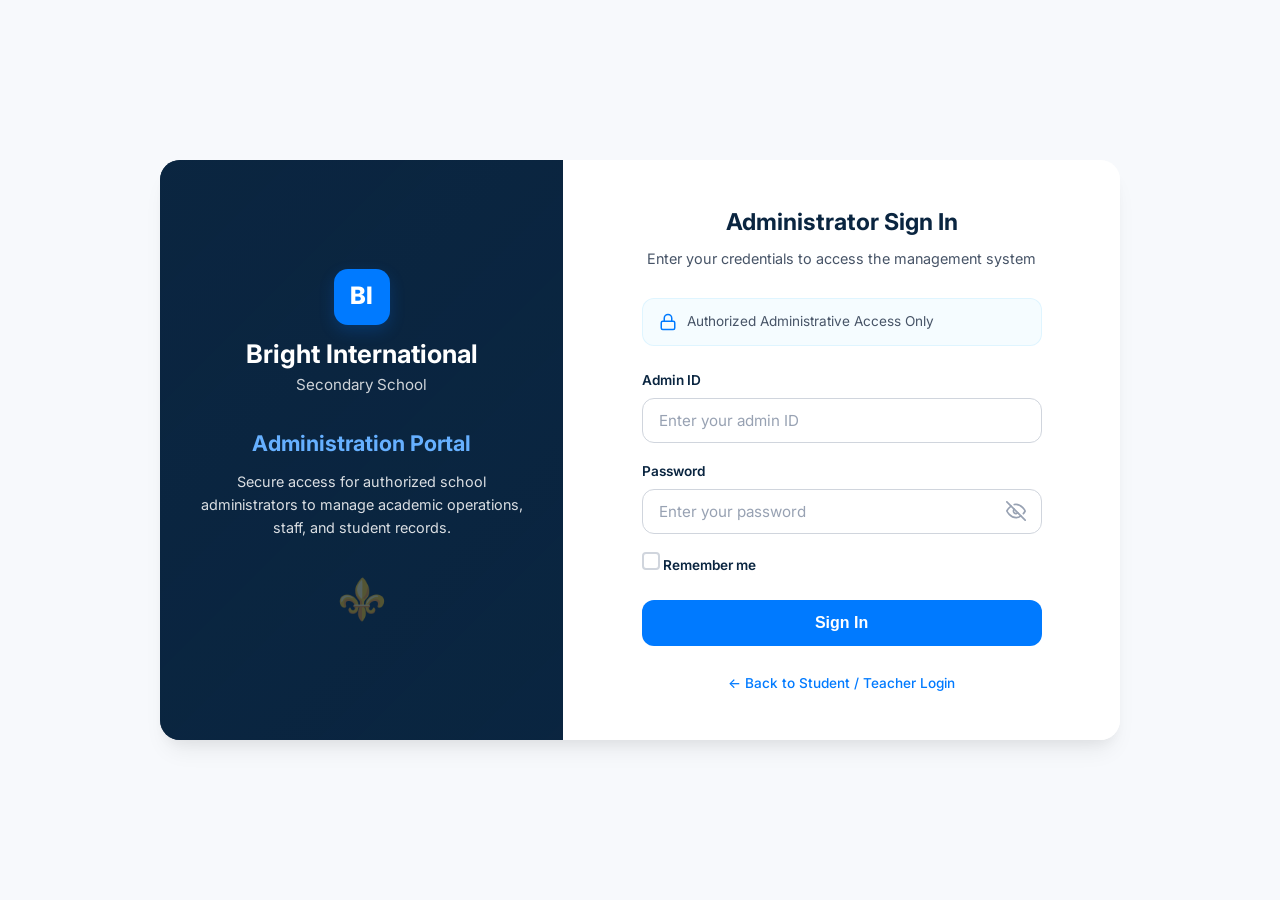
<file: admin-dashboard.html>
<!DOCTYPE html>
<html lang="en">
<head>
  <meta charset="UTF-8">
  <meta name="viewport" content="width=device-width, initial-scale=1.0">
  <title>Admin Dashboard | Bright International Secondary School</title>
  <link rel="stylesheet" href="css/style.css">
  <link rel="stylesheet" href="css/admin-dashboard.css">
</head>
<body class="admin-dashboard-body">
  <!-- Mobile overlay -->
  <div class="sidebar-overlay" id="sidebarOverlay"></div>

  <!-- Sidebar -->
  <aside class="admin-sidebar" id="sidebar">
    <div class="sidebar-brand">
      <div class="brand-icon">BI</div>
      Bright International
    </div>
    <nav class="sidebar-nav">
      <a href="#" class="active" data-section="dashboard">📊 Dashboard</a>
      <a href="#" data-section="students">🎓 Students</a>
      <a href="#" data-section="teachers">👨‍🏫 Teachers</a>
      <a href="#" data-section="classes">📚 Classes</a>
      <a href="#" data-section="assignments">📝 Assignments</a>
      <a href="#" data-section="announcements">📢 Announcements</a>
      <a href="#" data-section="reports">📈 Reports</a>
      <a href="#" data-section="settings">⚙️ Settings</a>
      <a href="#" class="logout-link" id="logoutBtn">🚪 Logout</a>
    </nav>
  </aside>

  <!-- Topbar -->
  <header class="admin-topbar" id="topbar">
    <div class="topbar-left">
      <button class="mobile-menu-btn" id="menuToggle">☰</button>
      <div class="topbar-welcome">
        <span class="topbar-title">Admin Dashboard</span>
        <span class="topbar-welcome-text">Welcome back, <strong id="topbarWelcomeName">Administrator</strong></span>
      </div>
    </div>
    <div class="topbar-right">
      <div class="topbar-date" id="topbarDate"></div>
<div class="notification-wrapper" id="notificationWrapper">
  <button class="notification-icon" id="notificationBtn" aria-label="Notifications">
    <svg width="22" height="22" viewBox="0 0 24 24" fill="none" stroke="#475467" stroke-width="2" stroke-linecap="round" stroke-linejoin="round">
      <path d="M18 8A6 6 0 0 0 6 8c0 7-3 9-3 9h18s-3-2-3-9"/>
      <path d="M13.73 21a2 2 0 0 1-3.46 0"/>
    </svg>
    <span class="notification-badge" id="notificationBadge">5</span>
  </button>

  <div class="notification-dropdown" id="notificationDropdown" style="display: none;">
    <div class="notification-dropdown-header">
      <h4>Notifications</h4>
    </div>
    <div class="notification-list">
      <!-- Admin‑specific mock alerts -->
      <div class="notification-item unread">
        <span class="notification-icon-small">👨‍🎓</span>
        <div class="notification-content">
          <strong>New Student Registered</strong>
          <span>Chidinma O. has been added to JSS 1A.</span>
          <small>Just now</small>
        </div>
      </div>
      <div class="notification-item unread">
        <span class="notification-icon-small">👨‍🏫</span>
        <div class="notification-content">
          <strong>Teacher Account Updated</strong>
          <span>Mr. Okonkwo’s subject assignment changed.</span>
          <small>10 min ago</small>
        </div>
      </div>
      <div class="notification-item unread">
        <span class="notification-icon-small">📢</span>
        <div class="notification-content">
          <strong>Announcement Published</strong>
          <span>Exam schedule released for all classes.</span>
          <small>1 hour ago</small>
        </div>
      </div>
      <div class="notification-item">
        <span class="notification-icon-small">📝</span>
        <div class="notification-content">
          <strong>Assignment Created</strong>
          <span>Mathematics assignment for JSS 2A.</span>
          <small>2 hours ago</small>
        </div>
      </div>
      <div class="notification-item">
        <span class="notification-icon-small">⚙️</span>
        <div class="notification-content">
          <strong>System Settings Updated</strong>
          <span>Term dates and grading scale updated.</span>
          <small>Yesterday</small>
        </div>
      </div>
    </div>
    <button class="notification-mark-read" id="markReadBtn">
      Mark all as read
    </button>
  </div>
</div>
      <div class="topbar-profile">
        <div class="user-avatar" id="userAvatar">AD</div>
        <div class="user-info">
          <div class="user-name">Administrator</div>
          <div class="user-role">Admin</div>
        </div>
      </div>
    </div>
  </header>

  <!-- Main Content -->
  <main class="admin-main" id="mainContent">

    <!-- ========== DASHBOARD OVERVIEW ========== -->
    <section class="dash-section active" id="section-dashboard">
      <!-- Hero -->
      <div class="admin-hero">
        <div class="admin-hero-bg"></div>
        <div class="admin-hero-content">
          <h1>Welcome Back, Administrator</h1>
          <p>Manage students, teachers, classes, and school activities from a centralized control system.</p>
        </div>
      </div>

      <!-- Statistics Cards -->
      <div class="stats-grid">
        <div class="stat-card">
          <div class="stat-icon">👨‍🎓</div>
          <div class="stat-info">
            <div class="stat-value">1,200</div>
            <div class="stat-label">Total Students</div>
          </div>
        </div>
        <div class="stat-card">
          <div class="stat-icon">👨‍🏫</div>
          <div class="stat-info">
            <div class="stat-value">85</div>
            <div class="stat-label">Total Teachers</div>
          </div>
        </div>
        <div class="stat-card">
          <div class="stat-icon">📚</div>
          <div class="stat-info">
            <div class="stat-value">12</div>
            <div class="stat-label">Total Classes</div>
          </div>
        </div>
        <div class="stat-card">
          <div class="stat-icon">📢</div>
          <div class="stat-info">
            <div class="stat-value">24</div>
            <div class="stat-label">Announcements</div>
          </div>
        </div>
      </div>

      <!-- Quick Actions -->
      <div class="quick-actions">
        <button class="action-btn">➕ Add Student</button>
        <button class="action-btn">👨‍🏫 Add Teacher</button>
        <button class="action-btn">📚 Create Class</button>
        <button class="action-btn">📢 Publish Announcement</button>
      </div>

      <!-- Recent Activity -->
      <div class="recent-activity">
        <h3 class="section-heading">🕐 Recent Activity</h3>
        <div class="activity-list">
          <div class="activity-item">
            <div class="activity-dot"></div>
            <div class="activity-content">
              <span class="activity-date">Just now</span>
              <span class="activity-title">New student registered</span>
              <span class="activity-desc">Chidinma O. added to JSS 1A</span>
            </div>
          </div>
          <div class="activity-item">
            <div class="activity-dot"></div>
            <div class="activity-content">
              <span class="activity-date">5 min ago</span>
              <span class="activity-title">Teacher added</span>
              <span class="activity-desc">Mr. Okonkwo assigned to Mathematics</span>
            </div>
          </div>
          <div class="activity-item">
            <div class="activity-dot"></div>
            <div class="activity-content">
              <span class="activity-date">1 hour ago</span>
              <span class="activity-title">Announcement published</span>
              <span class="activity-desc">End‑of‑term exam schedule released</span>
            </div>
          </div>
          <div class="activity-item">
            <div class="activity-dot"></div>
            <div class="activity-content">
              <span class="activity-date">2 hours ago</span>
              <span class="activity-title">Assignment created</span>
              <span class="activity-desc">Mathematics assignment for JSS 2A</span>
            </div>
          </div>
        </div>
      </div>
    </section>

    <!-- ========== STUDENTS MANAGEMENT ========== -->
    <section class="dash-section" id="section-students">
      <div class="section-header-row">
        <h2 class="section-heading">Student Records</h2>
        <input type="text" class="search-input" id="studentSearch" placeholder="Search students...">
      </div>
      <div class="table-container">
        <table class="admin-table">
          <thead>
            <tr>
              <th>ID</th>
              <th>Name</th>
              <th>Class</th>
              <th>Admission No</th>
              <th>Actions</th>
            </tr>
          </thead>
          <tbody id="studentTableBody">
            <!-- Populated by JS -->
          </tbody>
        </table>
      </div>
    </section>

    <!-- ========== TEACHERS MANAGEMENT ========== -->
    <section class="dash-section" id="section-teachers">
      <div class="section-header-row">
        <h2 class="section-heading">Teacher Records</h2>
        <input type="text" class="search-input" id="teacherSearch" placeholder="Search teachers...">
      </div>
      <div class="table-container">
        <table class="admin-table">
          <thead>
            <tr>
              <th>Staff ID</th>
              <th>Name</th>
              <th>Department</th>
              <th>Subject</th>
              <th>Actions</th>
            </tr>
          </thead>
          <tbody id="teacherTableBody">
            <!-- Populated by JS -->
          </tbody>
        </table>
      </div>
    </section>

    <!-- ========== CLASSES MANAGEMENT ========== -->
    <section class="dash-section" id="section-classes">
      <h2 class="section-heading">Class List</h2>
      <div class="classes-grid-admin" id="classesGrid">
        <!-- Populated by JS -->
      </div>
    </section>

    <!-- ========== ASSIGNMENTS MANAGEMENT ========== -->
    <section class="dash-section" id="section-assignments">
      <h2 class="section-heading">All Assignments</h2>
      <div class="assignments-list-admin" id="assignmentsList">
        <!-- Populated by JS -->
      </div>
    </section>

    <!-- ========== ANNOUNCEMENTS MANAGEMENT ========== -->
    <section class="dash-section" id="section-announcements">
      <h2 class="section-heading">Manage Announcements</h2>
      <div class="draft-announcement">
        <h3>Publish New Announcement</h3>
        <textarea placeholder="Write announcement..." class="draft-textarea"></textarea>
        <button class="btn btn-primary">Publish</button>
      </div>
      <div class="announcements-list-admin" id="announcementsListAdmin">
        <!-- Populated by JS -->
      </div>
    </section>

    <!-- ========== REPORTS (placeholder) ========== -->
    <section class="dash-section" id="section-reports">
      <div class="placeholder-card">
        <h3>📈 Reports</h3>
        <p>Performance reports, attendance summaries, and academic analytics will appear here.</p>
      </div>
    </section>

    <!-- ========== SETTINGS (placeholder) ========== -->
    <section class="dash-section" id="section-settings">
      <div class="placeholder-card">
        <h3>⚙️ Settings</h3>
        <p>System settings, user management, and configuration options will be available here.</p>
      </div>
    </section>

  </main>

  <script src="js/admin-dashboard.js"></script>
</body>
</html>
</file>
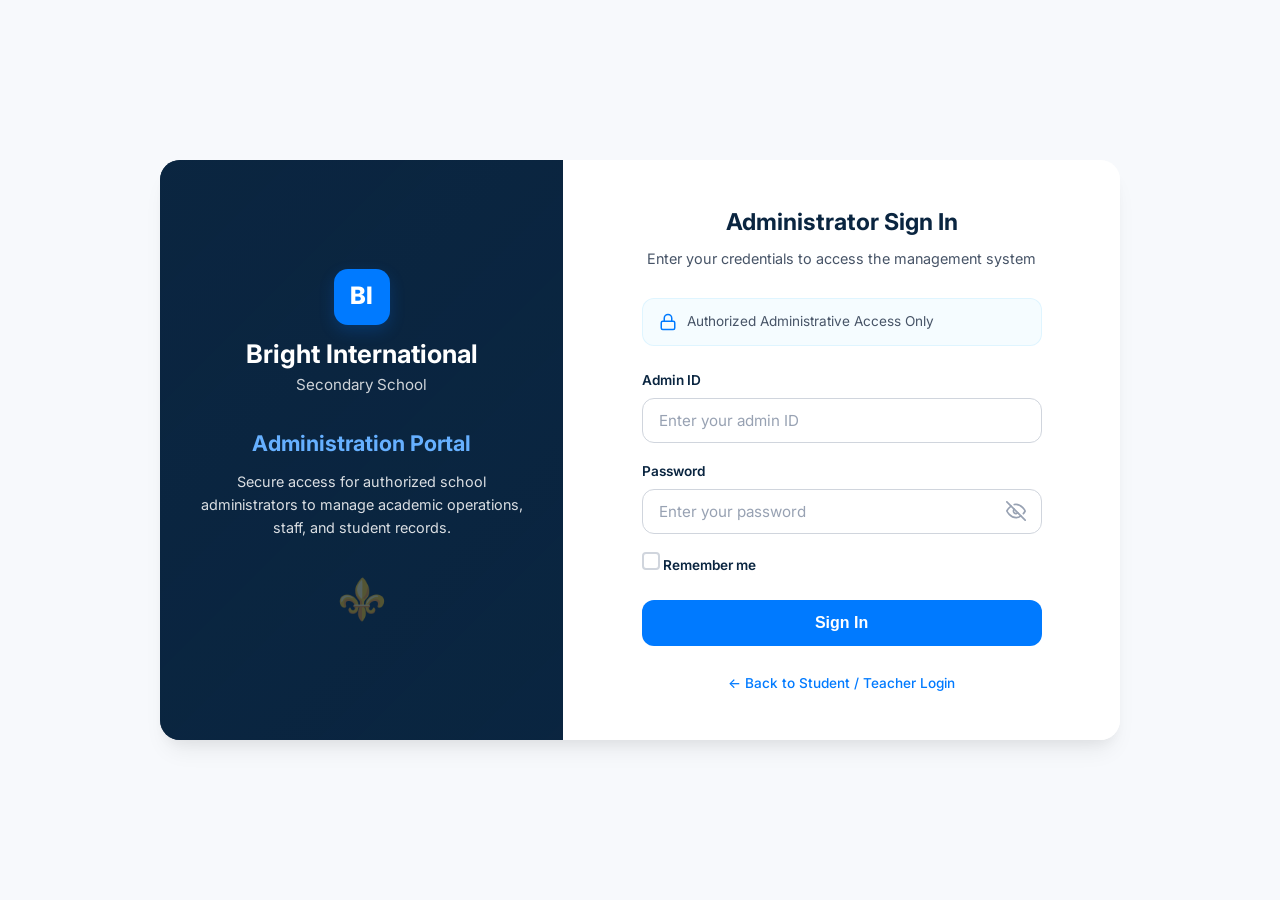
<file: admin-login.html>
<!DOCTYPE html>
<html lang="en">
<head>
  <meta charset="UTF-8">
  <meta name="viewport" content="width=device-width, initial-scale=1.0">
  <title>Admin Login | Bright International Secondary School</title>
  <link rel="stylesheet" href="css/style.css">
  <link rel="stylesheet" href="css/admin-login.css">
</head>
<body class="admin-login-body">
  <div class="admin-login-container">
    <!-- ========== LEFT BRANDING PANEL ========== -->
    <div class="admin-login-left">
      <div class="admin-left-content">
        <!-- School Branding -->
        <div class="admin-brand">
          <div class="admin-brand-icon">BI</div>
          <h1 class="admin-brand-name">Bright International</h1>
          <p class="admin-brand-sub">Secondary School</p>
        </div>

        <!-- Administration message -->
        <div class="admin-welcome-text">
          <h2>Administration Portal</h2>
          <p class="admin-desc">Secure access for authorized school administrators to manage academic operations, staff, and student records.</p>
        </div>

        <!-- Subtle academic icon -->
        <div class="admin-shield-icon">⚜️</div>
      </div>
    </div>

    <!-- ========== RIGHT LOGIN PANEL ========== -->
    <div class="admin-login-right">
      <div class="admin-login-card">
        <!-- Header -->
        <div class="admin-card-header">
          <h3>Administrator Sign In</h3>
          <p>Enter your credentials to access the management system</p>
        </div>

        <!-- Security Notice -->
        <div class="admin-security-notice">
          <svg width="18" height="18" viewBox="0 0 24 24" fill="none" stroke="currentColor" stroke-width="2" stroke-linecap="round" stroke-linejoin="round">
            <rect x="3" y="11" width="18" height="11" rx="2" ry="2"></rect>
            <path d="M7 11V7a5 5 0 0 1 10 0v4"></path>
          </svg>
          <span>Authorized Administrative Access Only</span>
        </div>

        <!-- Login Form -->
        <form id="adminLoginForm" novalidate>
          <!-- Admin ID -->
          <div class="form-group">
            <label for="adminId">Admin ID</label>
            <input type="text" id="adminId" class="form-control" placeholder="Enter your admin ID" required autocomplete="off">
            <div class="error-msg" id="adminIdError"></div>
          </div>

          <!-- Password -->
          <div class="form-group">
            <label for="adminPassword">Password</label>
            <div class="password-wrapper">
              <input type="password" id="adminPassword" class="form-control" placeholder="Enter your password" required>
              <button type="button" class="toggle-password" id="togglePassword" aria-label="Show password">
                <svg class="eye-open" width="20" height="20" viewBox="0 0 24 24" fill="none" stroke="currentColor" stroke-width="2" stroke-linecap="round" stroke-linejoin="round">
                  <path d="M1 12s4-8 11-8 11 8 11 8-4 8-11 8-11-8-11-8z"></path>
                  <circle cx="12" cy="12" r="3"></circle>
                </svg>
                <svg class="eye-closed" width="20" height="20" viewBox="0 0 24 24" fill="none" stroke="currentColor" stroke-width="2" stroke-linecap="round" stroke-linejoin="round" style="display: none;">
                  <path d="M17.94 17.94A10.07 10.07 0 0 1 12 20c-7 0-11-8-11-8a18.45 18.45 0 0 1 5.06-5.94M9.9 4.24A9.12 9.12 0 0 1 12 4c7 0 11 8 11 8a18.5 18.5 0 0 1-2.16 3.19m-6.72-1.07a3 3 0 1 1-4.24-4.24"></path>
                  <line x1="1" y1="1" x2="23" y2="23"></line>
                </svg>
              </button>
            </div>
            <div class="error-msg" id="adminPasswordError"></div>
          </div>

          <!-- Remember me -->
          <div class="form-group remember-group">
            <label class="remember-label">
              <input type="checkbox" id="rememberAdmin">
              <span class="checkmark"></span>
              Remember me
            </label>
          </div>

          <!-- General error message -->
          <div class="error-msg general-error" id="generalError"></div>

          <!-- Submit -->
          <button type="submit" class="btn-admin-login" id="adminLoginBtn">
            <span class="btn-text">Sign In</span>
            <span class="btn-spinner" style="display: none;"></span>
          </button>
        </form>

        <!-- Back link -->
        <div class="admin-login-footer">
          <a href="login.html">← Back to Student / Teacher Login</a>
        </div>
      </div>
    </div>
  </div>

  <script src="js/admin-login.js"></script>
</body>
</html>
</file>
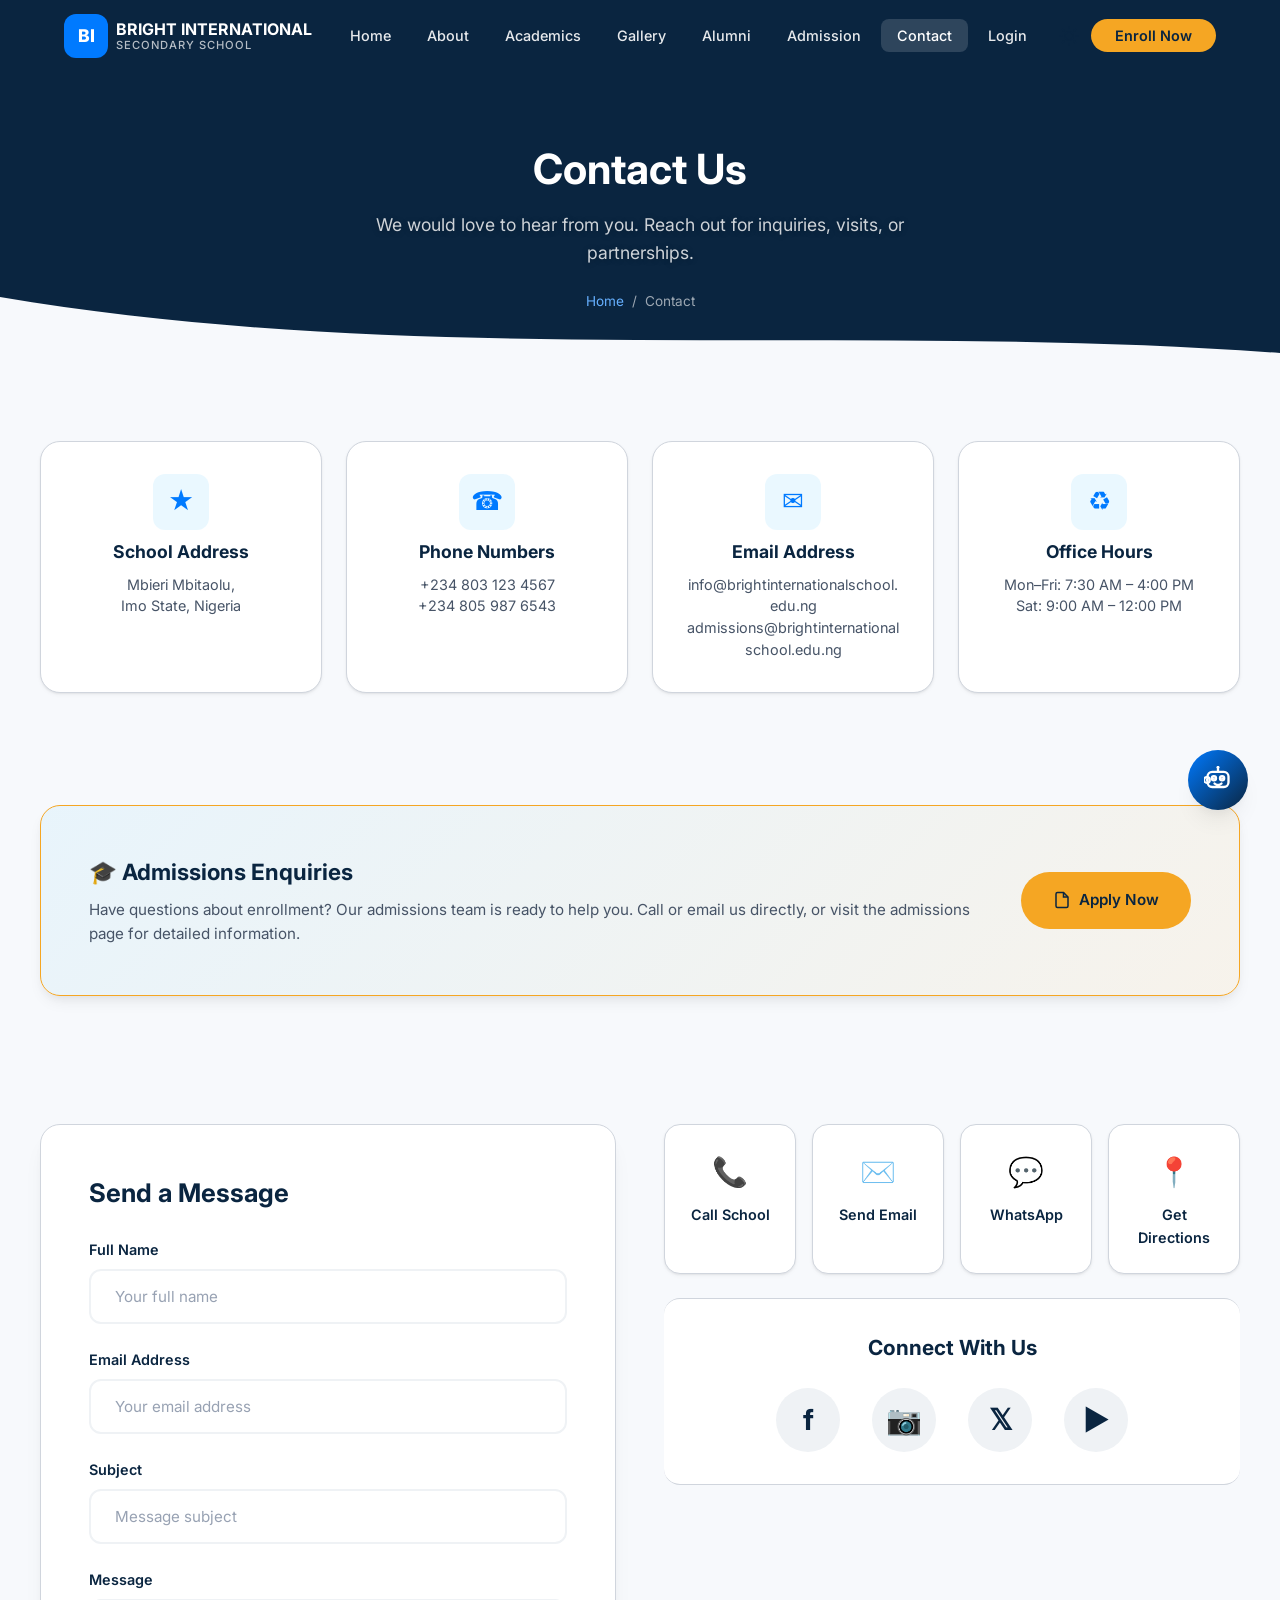
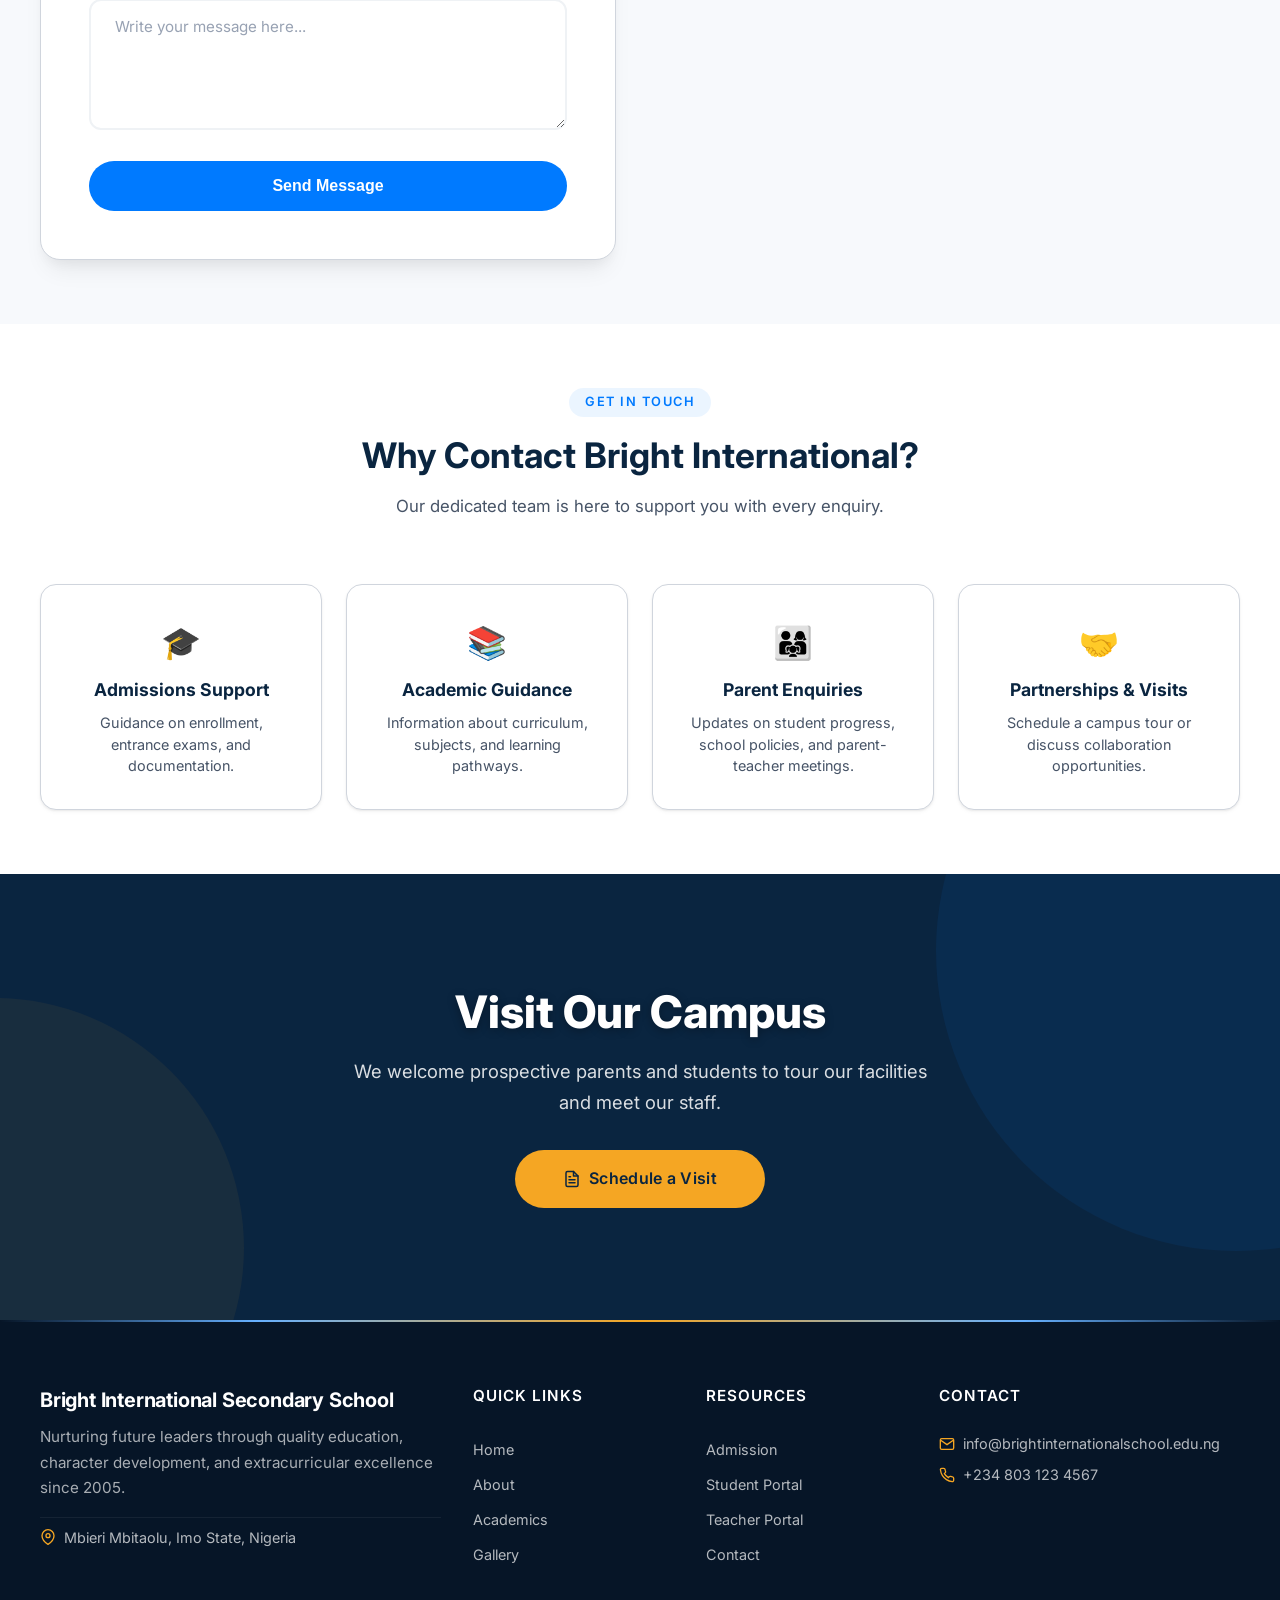
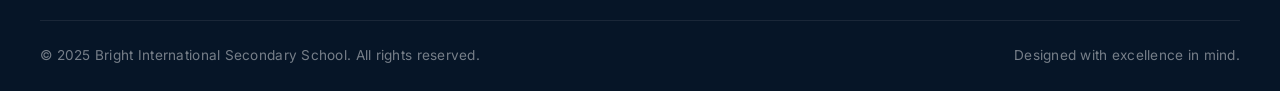
<file: contact.html>
<!DOCTYPE html>
<html lang="en">
<head>
  <meta charset="UTF-8">
  <meta name="viewport" content="width=device-width, initial-scale=1.0">
  <title>Contact Us | Bright International Secondary School</title>
  <meta name="description" content="Get in touch with Bright International Secondary School in Mbieri Mbitaolu, Imo State, Nigeria.">
  <link rel="stylesheet" href="css/style.css">
</head>
<body>

  <!-- DARK MODE FLASH PREVENTION -->
  <script>
    (function() {
      const saved = localStorage.getItem('bright_theme');
      if (saved === 'dark') {
        document.documentElement.classList.add('dark');
      }
    })();
  </script>

  <!-- Navigation -->
  <nav class="navbar">
    <div class="nav-container">
      <a href="index.html" class="logo">
        <div class="logo-icon">BI</div>
        <div class="logo-text">
          BRIGHT INTERNATIONAL
          <span>Secondary School</span>
        </div>
      </a>
      <ul class="nav-links">
        <li><a href="index.html">Home</a></li>
        <li><a href="about.html">About</a></li>
        <li><a href="academics.html">Academics</a></li>
        <li><a href="gallery.html">Gallery</a></li>
        <li><a href="alumni.html">Alumni</a></li>
        <li><a href="admission.html">Admission</a></li>
        <li><a href="contact.html" class="active">Contact</a></li>
        <li><a href="login.html">Login</a></li>
        <!-- DARK MODE TOGGLE -->
        <li class="theme-toggle-item">
          <button id="theme-toggle" class="theme-toggle-btn" aria-label="Switch to dark mode" aria-pressed="false">
            <!-- Sun icon -->
            <svg class="theme-icon theme-icon-sun" width="20" height="20" viewBox="0 0 24 24" fill="none" stroke="currentColor" stroke-width="2" stroke-linecap="round" stroke-linejoin="round">
              <circle cx="12" cy="12" r="5"></circle>
              <line x1="12" y1="1" x2="12" y2="3"></line>
              <line x1="12" y1="21" x2="12" y2="23"></line>
              <line x1="4.22" y1="4.22" x2="5.64" y2="5.64"></line>
              <line x1="18.36" y1="18.36" x2="19.78" y2="19.78"></line>
              <line x1="1" y1="12" x2="3" y2="12"></line>
              <line x1="21" y1="12" x2="23" y2="12"></line>
              <line x1="4.22" y1="19.78" x2="5.64" y2="18.36"></line>
              <line x1="18.36" y1="5.64" x2="19.78" y2="4.22"></line>
            </svg>
            <!-- Moon icon (hidden by default) -->
            <svg class="theme-icon theme-icon-moon" width="20" height="20" viewBox="0 0 24 24" fill="none" stroke="currentColor" stroke-width="2" stroke-linecap="round" stroke-linejoin="round" style="display: none;">
              <path d="M21 12.79A9 9 0 1 1 11.21 3 7 7 0 0 0 21 12.79z"></path>
            </svg>
          </button>
        </li>
        <li><a href="admission.html" class="nav-cta">Enroll Now</a></li>
      </ul>
      <button class="mobile-toggle" aria-label="Toggle menu">
        <span></span>
        <span></span>
        <span></span>
      </button>
    </div>
  </nav>

  <!-- Page Header (matching other inner pages) -->
  <header class="page-header">
    <div class="hero-overlay-about"></div>
    <div class="about-hero-content fade-in">
      <h1>Contact Us</h1>
      <p class="hero-subtitle">We would love to hear from you. Reach out for inquiries, visits, or partnerships.</p>
      <div class="breadcrumb">
        <a href="index.html">Home</a>
        <span>/</span>
        <span>Contact</span>
      </div>
    </div>
    <div class="about-hero-wave">
      <svg viewBox="0 0 1440 100" preserveAspectRatio="none">
        <path d="M0,0 C480,90 960,30 1440,70 L1440,100 L0,100 Z" fill="currentColor"/>
      </svg>
    </div>
  </header>

  <!-- ========== CONTACT INFORMATION CARDS ========== -->
  <section class="contact-section-spaced">
    <div class="contact-info-grid">
      <!-- Address Card -->
      <div class="contact-card fade-in">
        <div class="contact-card-icon">&#9733;</div>
        <h4>School Address</h4>
        <p>Mbieri Mbitaolu,<br>Imo State, Nigeria</p>
      </div>
      <!-- Phone Card -->
      <div class="contact-card fade-in">
        <div class="contact-card-icon">&#9742;</div>
        <h4>Phone Numbers</h4>
        <p>+234 803 123 4567<br>+234 805 987 6543</p>
      </div>
      <!-- Email Card -->
      <div class="contact-card fade-in">
        <div class="contact-card-icon">&#9993;</div>
        <h4>Email Address</h4>
        <p>info@brightinternationalschool.edu.ng<br>admissions@brightinternationalschool.edu.ng</p>
      </div>
      <!-- Office Hours Card -->
      <div class="contact-card fade-in">
        <div class="contact-card-icon">&#9851;</div>
        <h4>Office Hours</h4>
        <p>Mon–Fri: 7:30 AM – 4:00 PM<br>Sat: 9:00 AM – 12:00 PM</p>
      </div>
    </div>
  </section>

  <!-- ========== ADMISSIONS HIGHLIGHT CARD ========== -->
  <section class="contact-section-spaced" style="padding-top: 0;">
    <div class="admissions-highlight fade-in">
      <div class="admissions-text">
        <h3>🎓 Admissions Enquiries</h3>
        <p>Have questions about enrollment? Our admissions team is ready to help you. Call or email us directly, or visit the admissions page for detailed information.</p>
      </div>
      <div class="admissions-cta">
        <a href="admission.html" class="btn btn-primary" style="display:inline-flex;align-items:center;gap:8px;">
          <svg width="18" height="18" viewBox="0 0 24 24" fill="none" stroke="currentColor" stroke-width="2"><path d="M14 2H6a2 2 0 0 0-2 2v16a2 2 0 0 0 2 2h12a2 2 0 0 0 2-2V8z"></path><polyline points="14 2 14 8 20 8"></polyline></svg>
          Apply Now
        </a>
      </div>
    </div>
  </section>

  <!-- ========== CONTACT FORM & QUICK ACTIONS ========== -->
  <section class="contact-section-spaced" style="background:var(--off-white);">
    <div style="max-width:var(--max-width);margin:0 auto;display:grid;grid-template-columns:1fr 1fr;gap:var(--space-2xl);align-items:start;">
      <!-- Modern Form -->
      <div class="modern-form-card fade-in">
        <h2>Send a Message</h2>
        <form id="contactForm">
          <div class="form-group">
            <label for="contactName">Full Name</label>
            <input type="text" id="contactName" class="form-control" placeholder="Your full name" required>
          </div>
          <div class="form-group">
            <label for="contactEmail">Email Address</label>
            <input type="email" id="contactEmail" class="form-control" placeholder="Your email address" required>
          </div>
          <div class="form-group">
            <label for="contactSubject">Subject</label>
            <input type="text" id="contactSubject" class="form-control" placeholder="Message subject">
          </div>
          <div class="form-group">
            <label for="contactMessage">Message</label>
            <textarea id="contactMessage" class="form-control" rows="5" placeholder="Write your message here..."></textarea>
          </div>
          <button type="submit" class="btn-submit">Send Message</button>
        </form>
      </div>

      <!-- Quick Actions -->
      <div class="fade-in" style="display:flex;flex-direction:column;gap:var(--space-lg);">
        <div class="quick-actions-grid" style="margin-top:0;max-width:100%;">
          <a href="tel:+2348031234567" class="quick-action-card">
            <span class="quick-action-icon">📞</span>
            <span>Call School</span>
          </a>
          <a href="mailto:info@brightinternationalschool.edu.ng" class="quick-action-card">
            <span class="quick-action-icon">✉️</span>
            <span>Send Email</span>
          </a>
          <a href="https://wa.me/2348031234567" target="_blank" rel="noopener" class="quick-action-card">
            <span class="quick-action-icon">💬</span>
            <span>WhatsApp</span>
          </a>
          <a href="https://www.google.com/maps?q=Mbieri+Mbitaolu+Imo+State+Nigeria" target="_blank" rel="noopener" class="quick-action-card">
            <span class="quick-action-icon">📍</span>
            <span>Get Directions</span>
          </a>
        </div>

        <!-- Social Connection -->
        <div class="social-section fade-in" style="padding:var(--space-xl);border-radius:var(--radius-lg);">
          <h3 style="font-size:1.3rem;font-weight:700;color:var(--navy);margin-bottom:var(--space-md);">Connect With Us</h3>
          <div class="social-links">
            <a href="#" class="social-link" aria-label="Facebook"><span style="font-weight:bold;">f</span></a>
            <a href="#" class="social-link" aria-label="Instagram"><span style="font-weight:bold;">📷</span></a>
            <a href="#" class="social-link" aria-label="Twitter / X"><span style="font-weight:bold;">𝕏</span></a>
            <a href="#" class="social-link" aria-label="YouTube"><span style="font-weight:bold;">▶</span></a>
          </div>
        </div>
      </div>
    </div>
  </section>

  <!-- ========== WHY CONTACT US ========== -->
  <section class="contact-section-spaced" style="background:var(--white);">
    <div style="max-width:var(--max-width);margin:0 auto;">
      <div class="section-header fade-in">
        <span class="section-label">Get In Touch</span>
        <h2 class="section-title">Why Contact Bright International?</h2>
        <p class="section-desc">Our dedicated team is here to support you with every enquiry.</p>
      </div>
      <div class="reasons-grid fade-in">
        <div class="reason-card">
          <div class="reason-icon">🎓</div>
          <h4>Admissions Support</h4>
          <p>Guidance on enrollment, entrance exams, and documentation.</p>
        </div>
        <div class="reason-card">
          <div class="reason-icon">📚</div>
          <h4>Academic Guidance</h4>
          <p>Information about curriculum, subjects, and learning pathways.</p>
        </div>
        <div class="reason-card">
          <div class="reason-icon">👨‍👩‍👧</div>
          <h4>Parent Enquiries</h4>
          <p>Updates on student progress, school policies, and parent-teacher meetings.</p>
        </div>
        <div class="reason-card">
          <div class="reason-icon">🤝</div>
          <h4>Partnerships & Visits</h4>
          <p>Schedule a campus tour or discuss collaboration opportunities.</p>
        </div>
      </div>
    </div>
  </section>

  <!-- Existing CTA Section (unchanged) -->
  <section class="section cta-section">
    <div class="container">
      <div class="cta-content fade-in">
        <h2>Visit Our Campus</h2>
        <p>We welcome prospective parents and students to tour our facilities and meet our staff.</p>
        <a href="admission.html" class="btn btn-primary">
          <svg width="18" height="18" viewBox="0 0 24 24" fill="none" stroke="currentColor" stroke-width="2" stroke-linecap="round" stroke-linejoin="round"><path d="M14 2H6a2 2 0 0 0-2 2v16a2 2 0 0 0 2 2h12a2 2 0 0 0 2-2V8z"></path><polyline points="14 2 14 8 20 8"></polyline><line x1="16" y1="13" x2="8" y2="13"></line><line x1="16" y1="17" x2="8" y2="17"></line><polyline points="10 9 9 9 8 9"></polyline></svg>
          Schedule a Visit
        </a>
      </div>
    </div>
  </section>

  <!-- Footer (unchanged) -->
  <footer class="footer">
    <div class="footer-grid">
      <div class="footer-brand">
        <h3>Bright International Secondary School</h3>
        <p>Nurturing future leaders through quality education, character development, and extracurricular excellence since 2005.</p>
        <div class="footer-address">
          <svg width="16" height="16" viewBox="0 0 24 24" fill="none" stroke="currentColor" stroke-width="2"><path d="M21 10c0 7-9 13-9 13s-9-6-9-13a9 9 0 0 1 18 0z"></path><circle cx="12" cy="10" r="3"></circle></svg>
          Mbieri Mbitaolu, Imo State, Nigeria
        </div>
      </div>
      <div class="footer-col">
        <h4>Quick Links</h4>
        <a href="index.html">Home</a>
        <a href="about.html">About</a>
        <a href="academics.html">Academics</a>
        <a href="gallery.html">Gallery</a>
      </div>
      <div class="footer-col">
        <h4>Resources</h4>
        <a href="admission.html">Admission</a>
        <a href="login.html">Student Portal</a>
        <a href="login.html">Teacher Portal</a>
        <a href="contact.html">Contact</a>
      </div>
      <div class="footer-col footer-contact">
        <h4>Contact</h4>
        <p>
          <svg width="16" height="16" viewBox="0 0 24 24" fill="none" stroke="currentColor" stroke-width="2"><path d="M4 4h16c1.1 0 2 .9 2 2v12c0 1.1-.9 2-2 2H4c-1.1 0-2-.9-2-2V6c0-1.1.9-2 2-2z"></path><polyline points="22,6 12,13 2,6"></polyline></svg>
          info@brightinternationalschool.edu.ng
        </p>
        <p>
          <svg width="16" height="16" viewBox="0 0 24 24" fill="none" stroke="currentColor" stroke-width="2"><path d="M22 16.92v3a2 2 0 0 1-2.18 2 19.79 19.79 0 0 1-8.63-3.07 19.5 19.5 0 0 1-6-6 19.79 19.79 0 0 1-3.07-8.67A2 2 0 0 1 4.11 2h3a2 2 0 0 1 2 1.72 12.84 12.84 0 0 0 .7 2.81 2 2 0 0 1-.45 2.11L8.09 9.91a16 16 0 0 0 6 6l1.27-1.27a2 2 0 0 1 2.11-.45 12.84 12.84 0 0 0 2.81.7A2 2 0 0 1 22 16.92z"></path></svg>
          +234 803 123 4567
        </p>
      </div>
    </div>
    <div class="footer-bottom">
      <p>&copy; 2025 Bright International Secondary School. All rights reserved.</p>
      <p>Designed with excellence in mind.</p>
    </div>
  </footer>

  <!-- Premium Scroll‑to‑Top Button -->
  <div class="scroll-to-top" id="scrollToTop" aria-label="Scroll to top">
    <svg class="scroll-chevron" width="20" height="20" viewBox="0 0 24 24" fill="none" stroke="currentColor" stroke-width="2.5" stroke-linecap="round" stroke-linejoin="round">
      <polyline points="18 15 12 9 6 15"></polyline>
    </svg>
  </div>

  <!-- Chatbot Widget (unchanged) -->
  <div id="chatbot-widget">
    <button id="chatbot-toggle" class="chatbot-toggle" aria-label="Open chat with Bright International" aria-expanded="false">
      <svg class="chatbot-toggle-icon" width="28" height="28" viewBox="0 0 24 24" fill="none" stroke="currentColor" stroke-width="2" stroke-linecap="round" stroke-linejoin="round" aria-hidden="true">
        <line x1="12" y1="1" x2="12" y2="5" />
        <circle cx="12" cy="1" r="1.2" fill="currentColor" stroke="none" />
        <rect x="3" y="5" width="18" height="13" rx="4" />
        <circle cx="2.5" cy="12" r="2.5" stroke="currentColor" stroke-width="1.8" fill="none" />
        <circle cx="2.5" cy="12" r="1" fill="currentColor" stroke="none" />
        <circle cx="8.5" cy="10.5" r="1.8" />
        <circle cx="15.5" cy="10.5" r="1.8" />
        <circle cx="8.5" cy="10.5" r="0.9" fill="currentColor" stroke="none" />
        <circle cx="15.5" cy="10.5" r="0.9" fill="currentColor" stroke="none" />
        <path d="M9 15 Q12 18 15 15" />
        <path d="M9 15 Q12 16 15 15" fill="currentColor" stroke="none" opacity="0.4" />
      </svg>
    </button>
    <div id="chatbot-window" class="chatbot-window" role="dialog" aria-labelledby="chatbot-heading" aria-hidden="true">
      <div class="chatbot-header">
        <div class="chatbot-header-title">
          <div class="chatbot-logo">BI</div>
          <h3 id="chatbot-heading">Bright International Chat</h3>
        </div>
        <button class="chatbot-close" aria-label="Close chat" id="chatbot-close">&times;</button>
      </div>
      <div class="chatbot-body">
        <div class="chatbot-messages" id="chatbot-messages" role="log" aria-live="polite" aria-relevant="additions"></div>
      </div>
      <div class="chatbot-footer">
        <input type="text" id="chatbot-input" class="chatbot-input" placeholder="Type your message…" aria-label="Type your message" autocomplete="off" />
        <button id="chatbot-send" class="chatbot-send-btn" aria-label="Send message">
          <svg width="20" height="20" viewBox="0 0 24 24" fill="none" stroke="currentColor" stroke-width="2" stroke-linecap="round" stroke-linejoin="round" aria-hidden="true">
            <line x1="22" y1="2" x2="11" y2="13"></line>
            <polygon points="22 2 15 22 11 13 2 9 22 2"></polygon>
          </svg>
        </button>
      </div>
    </div>
  </div>

  <script src="js/script.js"></script>
</body>
</html>
</file>
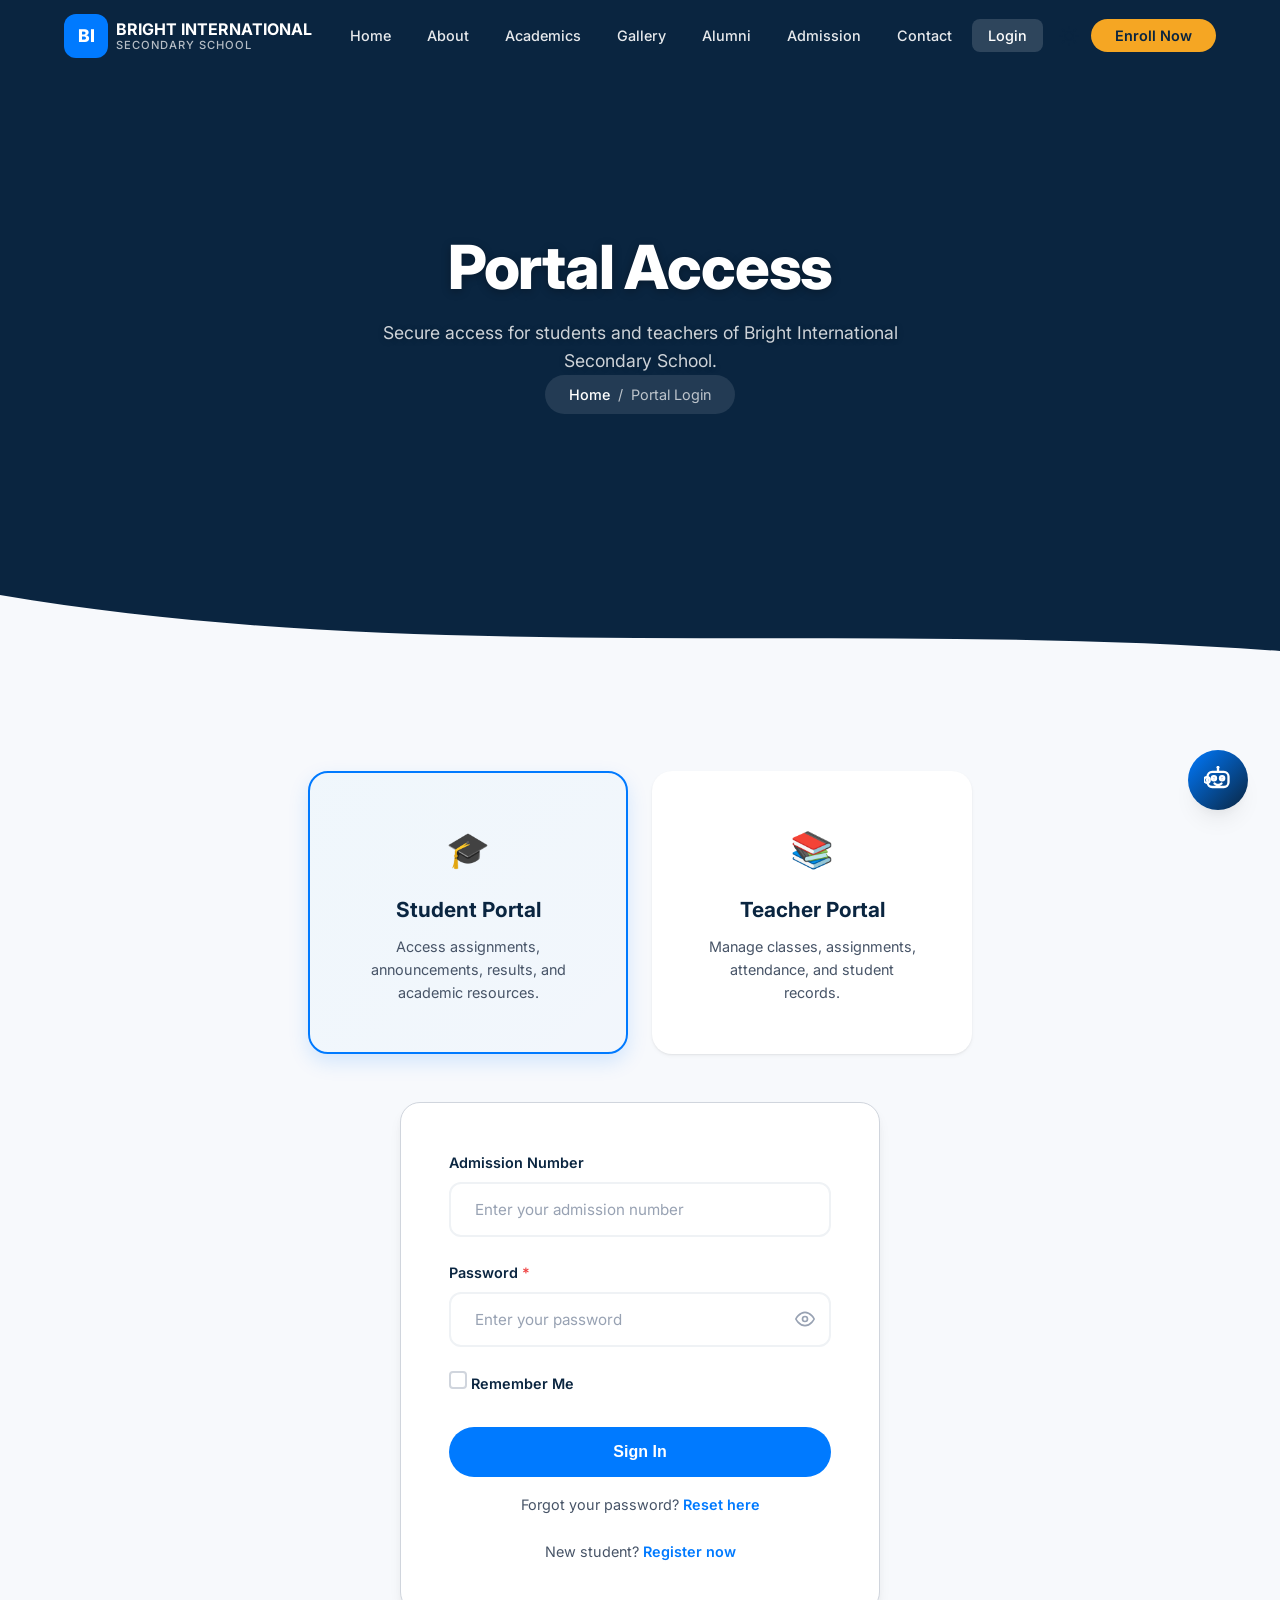
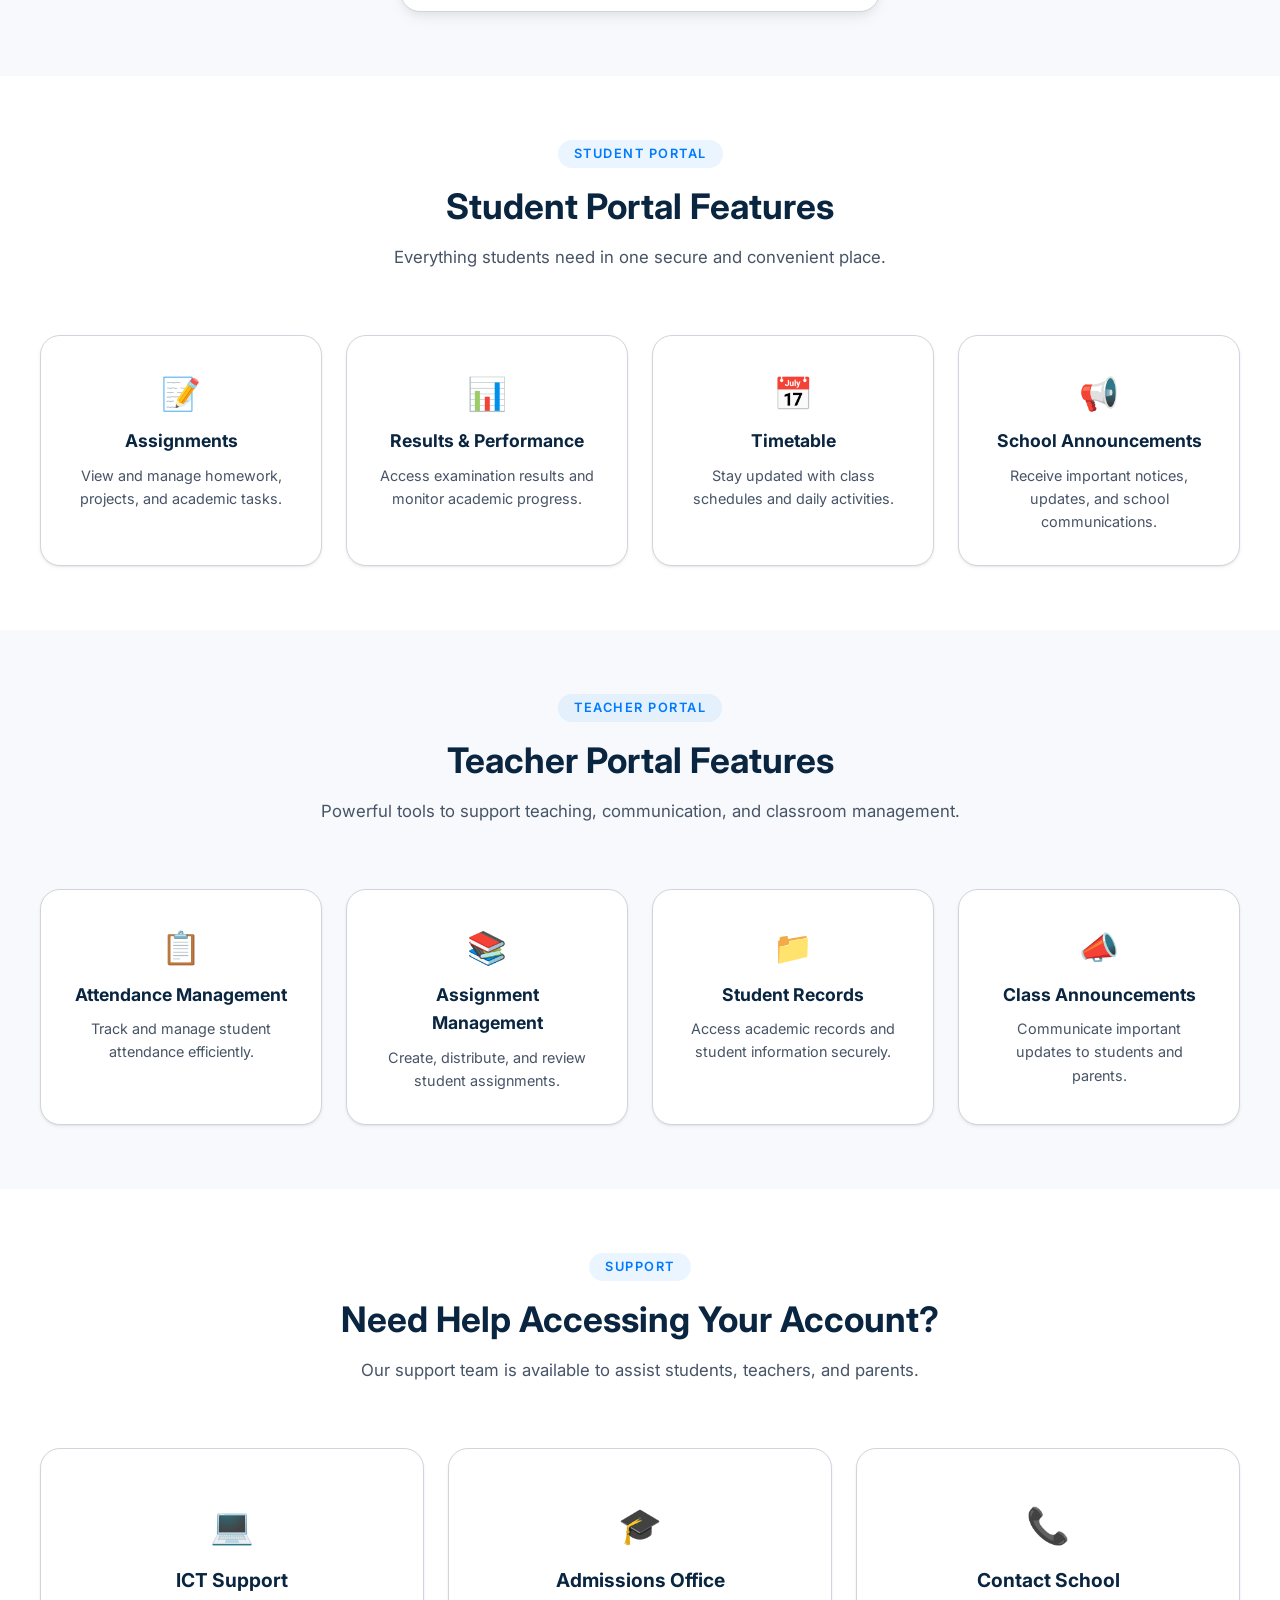
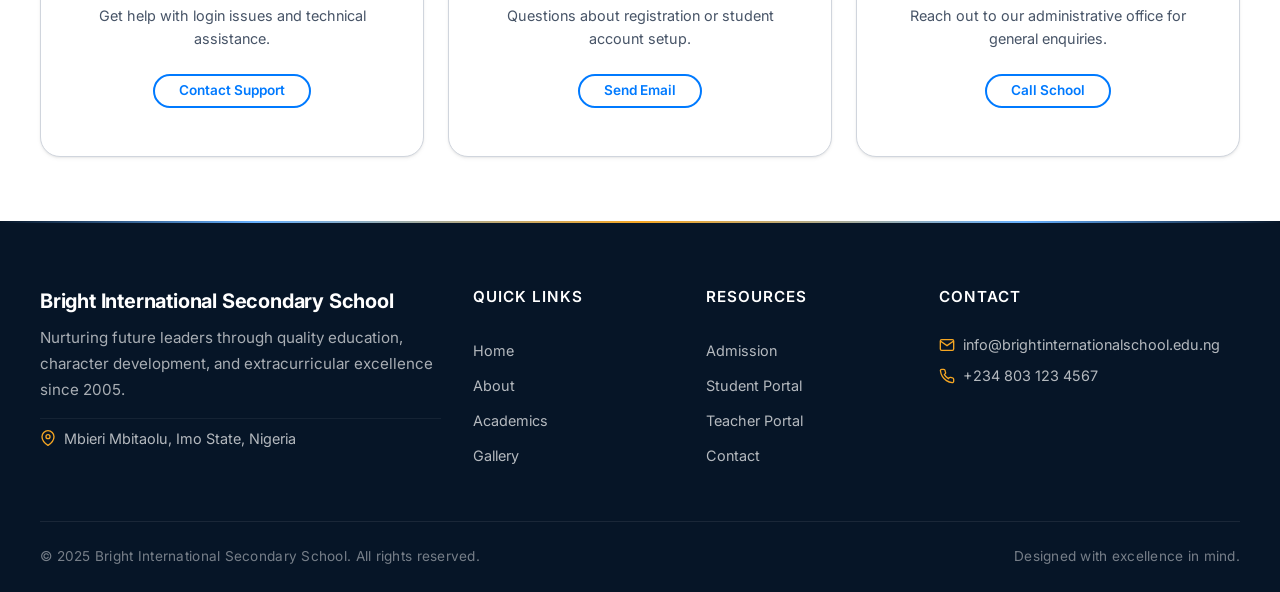
<file: login.html>
<!doctype html>
<html lang="en">
  <head>
    <meta charset="UTF-8" />
    <meta name="viewport" content="width=device-width, initial-scale=1.0" />
    <title>Portal Login | Bright International Secondary School</title>
    <meta name="description" content="Secure login portal for students and teachers of Bright International Secondary School." />
    <link rel="stylesheet" href="css/style.css" />
  </head>
  <body>
    <!-- DARK MODE FLASH PREVENTION -->
    <script>
      (function() {
        const saved = localStorage.getItem('bright_theme');
        if (saved === 'dark') {
          document.documentElement.classList.add('dark');
        }
      })();
    </script>

    <!-- Navigation (same as other pages) -->
    <nav class="navbar">
      <div class="nav-container">
        <a href="index.html" class="logo">
          <div class="logo-icon">BI</div>
          <div class="logo-text">
            BRIGHT INTERNATIONAL
            <span>Secondary School</span>
          </div>
        </a>
        <ul class="nav-links">
          <li><a href="index.html">Home</a></li>
          <li><a href="about.html">About</a></li>
          <li><a href="academics.html">Academics</a></li>
          <li><a href="gallery.html">Gallery</a></li>
          <li><a href="alumni.html">Alumni</a></li>
          <li><a href="admission.html">Admission</a></li>
          <li><a href="contact.html">Contact</a></li>
          <li><a href="login.html" class="active">Login</a></li>
          <!-- DARK MODE TOGGLE -->
          <li class="theme-toggle-item">
            <button id="theme-toggle" class="theme-toggle-btn" aria-label="Switch to dark mode" aria-pressed="false">
              <!-- Sun icon (default light mode) -->
              <svg class="theme-icon theme-icon-sun" width="20" height="20" viewBox="0 0 24 24" fill="none" stroke="currentColor"
                   stroke-width="2" stroke-linecap="round" stroke-linejoin="round">
                <circle cx="12" cy="12" r="5"></circle>
                <line x1="12" y1="1" x2="12" y2="3"></line>
                <line x1="12" y1="21" x2="12" y2="23"></line>
                <line x1="4.22" y1="4.22" x2="5.64" y2="5.64"></line>
                <line x1="18.36" y1="18.36" x2="19.78" y2="19.78"></line>
                <line x1="1" y1="12" x2="3" y2="12"></line>
                <line x1="21" y1="12" x2="23" y2="12"></line>
                <line x1="4.22" y1="19.78" x2="5.64" y2="18.36"></line>
                <line x1="18.36" y1="5.64" x2="19.78" y2="4.22"></line>
              </svg>
              <!-- Moon icon (hidden by default) -->
              <svg class="theme-icon theme-icon-moon" width="20" height="20" viewBox="0 0 24 24" fill="none" stroke="currentColor"
                   stroke-width="2" stroke-linecap="round" stroke-linejoin="round" style="display: none;">
                <path d="M21 12.79A9 9 0 1 1 11.21 3 7 7 0 0 0 21 12.79z"></path>
              </svg>
            </button>
          </li>
          <li><a href="admission.html" class="nav-cta">Enroll Now</a></li>
        </ul>
        <button class="mobile-toggle" aria-label="Toggle menu">
          <span></span>
          <span></span>
          <span></span>
        </button>
      </div>
    </nav>

    <!-- ========== PREMIUM LOGIN HERO ========== -->
    <header class="page-header about-hero login-hero">
      <div class="hero-overlay-about"></div>
      <div class="about-hero-content fade-in">
        <h1>Portal Access</h1>
        <p class="hero-subtitle">Secure access for students and teachers of Bright International Secondary School.</p>
        <div class="breadcrumb">
          <a href="index.html">Home</a>
          <span>/</span>
          <span>Portal Login</span>
        </div>
      </div>
      <div class="about-hero-wave">
        <svg viewBox="0 0 1440 100" preserveAspectRatio="none">
          <path d="M0,0 C480,90 960,30 1440,70 L1440,100 L0,100 Z" fill="currentColor"/>
        </svg>
      </div>
    </header>

    <!-- ========== PORTAL SELECTION + FORM ========== -->
    <section class="section" style="padding-top: var(--space-2xl);">
      <div class="container" style="max-width: 800px; margin: 0 auto;">

        <!-- Portal Cards -->
        <div class="portal-cards fade-in">
          <div class="portal-card role-btn active" data-role="student" id="studentCard">
            <div class="portal-card-icon">🎓</div>
            <h3>Student Portal</h3>
            <p>Access assignments, announcements, results, and academic resources.</p>
          </div>
          <div class="portal-card role-btn" data-role="teacher" id="teacherCard">
            <div class="portal-card-icon">📚</div>
            <h3>Teacher Portal</h3>
            <p>Manage classes, assignments, attendance, and student records.</p>
          </div>
        </div>

        <!-- Login Form -->
        <div class="login-form-wrapper fade-in">
          <form id="loginForm" novalidate>
            <!-- Identifier (Admission Number / Staff ID) -->
            <div class="form-group">
              <label id="identifierLabel" for="loginIdentifier">Admission Number</label>
              <input
                type="text"
                id="loginIdentifier"
                class="form-control"
                placeholder="Enter your admission number"
                required
              />
              <div class="error-msg">Please enter a valid identifier</div>
            </div>

            <!-- Password with toggle -->
            <div class="form-group form-group-password">
              <label for="loginPassword">Password <span class="required">*</span></label>
              <div class="password-input-wrapper">
                <input
                  type="password"
                  id="loginPassword"
                  class="form-control"
                  placeholder="Enter your password"
                  required
                />
                <button
                  type="button"
                  class="password-toggle-btn"
                  id="passwordToggle"
                  aria-label="Show password"
                >
                  <svg class="eye-icon eye-icon-open" width="20" height="20" viewBox="0 0 24 24" fill="none" stroke="currentColor" stroke-width="2" stroke-linecap="round" stroke-linejoin="round">
                    <path d="M1 12s4-8 11-8 11 8 11 8-4 8-11 8-11-8-11-8z"></path>
                    <circle cx="12" cy="12" r="3"></circle>
                  </svg>
                  <svg class="eye-icon eye-icon-off" width="20" height="20" viewBox="0 0 24 24" fill="none" stroke="currentColor" stroke-width="2" stroke-linecap="round" stroke-linejoin="round" style="display: none;">
                    <path d="M17.94 17.94A10.07 10.07 0 0 1 12 20c-7 0-11-8-11-8a18.45 18.45 0 0 1 5.06-5.94M9.9 4.24A9.12 9.12 0 0 1 12 4c7 0 11 8 11 8a18.5 18.5 0 0 1-2.16 3.19m-6.72-1.07a3 3 0 1 1-4.24-4.24"></path>
                    <line x1="1" y1="1" x2="23" y2="23"></line>
                  </svg>
                </button>
              </div>
              <div class="error-msg">Password must be at least 6 characters</div>
            </div>

            <!-- Remember Me -->
            <div class="form-group form-check-group">
              <label class="checkbox-label" for="rememberMe">
                <input type="checkbox" id="rememberMe" class="checkbox-input" />
                <span class="checkbox-custom"></span>
                Remember Me
              </label>
            </div>

            <!-- Submit Button -->
            <button type="submit" class="btn-submit" id="loginSubmitBtn">
              <span class="btn-text">Sign In</span>
              <span class="btn-spinner" style="display: none;"></span>
            </button>
          </form>

          <div class="form-footer" style="margin-top: var(--space-md);">
            <p>Forgot your password? <a href="#">Reset here</a></p>
          </div>
          <div class="register-link" id="registerLink">
            <p>New student? <a href="admission.html">Register now</a></p>
          </div>
        </div>
      </div> <!-- end .container -->
    </section> <!-- end PORTAL SELECTION + FORM -->

    <!-- ========== PHASE 2: STUDENT PORTAL FEATURES ========== -->
    <section class="section portal-features-section" style="background:var(--white);">
      <div class="container" style="max-width: var(--max-width); margin: 0 auto;">
        <div class="section-header fade-in">
          <span class="section-label">Student Portal</span>
          <h2 class="section-title">Student Portal Features</h2>
          <p class="section-desc">Everything students need in one secure and convenient place.</p>
        </div>
        <div class="portal-features-grid fade-in">
          <!-- Card 1 -->
          <div class="portal-feature-card">
            <div class="portal-feature-icon">📝</div>
            <h4>Assignments</h4>
            <p>View and manage homework, projects, and academic tasks.</p>
          </div>
          <!-- Card 2 -->
          <div class="portal-feature-card">
            <div class="portal-feature-icon">📊</div>
            <h4>Results &amp; Performance</h4>
            <p>Access examination results and monitor academic progress.</p>
          </div>
          <!-- Card 3 -->
          <div class="portal-feature-card">
            <div class="portal-feature-icon">📅</div>
            <h4>Timetable</h4>
            <p>Stay updated with class schedules and daily activities.</p>
          </div>
          <!-- Card 4 -->
          <div class="portal-feature-card">
            <div class="portal-feature-icon">📢</div>
            <h4>School Announcements</h4>
            <p>Receive important notices, updates, and school communications.</p>
          </div>
        </div>
      </div>
    </section>

    <!-- ========== PHASE 2: TEACHER PORTAL FEATURES ========== -->
    <section class="section portal-features-section" style="background:var(--off-white);">
      <div class="container" style="max-width: var(--max-width); margin: 0 auto;">
        <div class="section-header fade-in">
          <span class="section-label">Teacher Portal</span>
          <h2 class="section-title">Teacher Portal Features</h2>
          <p class="section-desc">Powerful tools to support teaching, communication, and classroom management.</p>
        </div>
        <div class="portal-features-grid fade-in">
          <!-- Card 1 -->
          <div class="portal-feature-card">
            <div class="portal-feature-icon">📋</div>
            <h4>Attendance Management</h4>
            <p>Track and manage student attendance efficiently.</p>
          </div>
          <!-- Card 2 -->
          <div class="portal-feature-card">
            <div class="portal-feature-icon">📚</div>
            <h4>Assignment Management</h4>
            <p>Create, distribute, and review student assignments.</p>
          </div>
          <!-- Card 3 -->
          <div class="portal-feature-card">
            <div class="portal-feature-icon">📁</div>
            <h4>Student Records</h4>
            <p>Access academic records and student information securely.</p>
          </div>
          <!-- Card 4 -->
          <div class="portal-feature-card">
            <div class="portal-feature-icon">📣</div>
            <h4>Class Announcements</h4>
            <p>Communicate important updates to students and parents.</p>
          </div>
        </div>
      </div>
    </section>

    <!-- ========== PHASE 2: SUPPORT & ASSISTANCE ========== -->
    <section class="section support-section" style="background:var(--white);">
      <div class="container" style="max-width: var(--max-width); margin: 0 auto;">
        <div class="section-header fade-in">
          <span class="section-label">Support</span>
          <h2 class="section-title">Need Help Accessing Your Account?</h2>
          <p class="section-desc">Our support team is available to assist students, teachers, and parents.</p>
        </div>
        <div class="support-cards-grid fade-in">
          <!-- Card 1: ICT Support -->
          <div class="support-card">
            <div class="support-card-icon">💻</div>
            <h4>ICT Support</h4>
            <p>Get help with login issues and technical assistance.</p>
            <a href="mailto:ict@brightinternationalschool.edu.ng" class="btn btn-outline-small">Contact Support</a>
          </div>
          <!-- Card 2: Admissions -->
          <div class="support-card">
            <div class="support-card-icon">🎓</div>
            <h4>Admissions Office</h4>
            <p>Questions about registration or student account setup.</p>
            <a href="admission.html" class="btn btn-outline-small">Send Email</a>
          </div>
          <!-- Card 3: General Contact -->
          <div class="support-card">
            <div class="support-card-icon">📞</div>
            <h4>Contact School</h4>
            <p>Reach out to our administrative office for general enquiries.</p>
            <a href="tel:+2348031234567" class="btn btn-outline-small">Call School</a>
          </div>
        </div>
      </div>
    </section>

    <!-- Footer (unchanged) -->
    <footer class="footer">
      <div class="footer-grid">
        <div class="footer-brand">
          <h3>Bright International Secondary School</h3>
          <p>Nurturing future leaders through quality education, character development, and extracurricular excellence since 2005.</p>
          <div class="footer-address">
            <svg width="16" height="16" viewBox="0 0 24 24" fill="none" stroke="currentColor" stroke-width="2"><path d="M21 10c0 7-9 13-9 13s-9-6-9-13a9 9 0 0 1 18 0z"></path><circle cx="12" cy="10" r="3"></circle></svg>
            Mbieri Mbitaolu, Imo State, Nigeria
          </div>
        </div>
        <div class="footer-col">
          <h4>Quick Links</h4>
          <a href="index.html">Home</a>
          <a href="about.html">About</a>
          <a href="academics.html">Academics</a>
          <a href="gallery.html">Gallery</a>
        </div>
        <div class="footer-col">
          <h4>Resources</h4>
          <a href="admission.html">Admission</a>
          <a href="login.html">Student Portal</a>
          <a href="login.html">Teacher Portal</a>
          <a href="contact.html">Contact</a>
        </div>
        <div class="footer-col footer-contact">
          <h4>Contact</h4>
          <p>
            <svg width="16" height="16" viewBox="0 0 24 24" fill="none" stroke="currentColor" stroke-width="2"><path d="M4 4h16c1.1 0 2 .9 2 2v12c0 1.1-.9 2-2 2H4c-1.1 0-2-.9-2-2V6c0-1.1.9-2 2-2z"></path><polyline points="22,6 12,13 2,6"></polyline></svg>
            info@brightinternationalschool.edu.ng
          </p>
          <p>
            <svg width="16" height="16" viewBox="0 0 24 24" fill="none" stroke="currentColor" stroke-width="2"><path d="M22 16.92v3a2 2 0 0 1-2.18 2 19.79 19.79 0 0 1-8.63-3.07 19.5 19.5 0 0 1-6-6 19.79 19.79 0 0 1-3.07-8.67A2 2 0 0 1 4.11 2h3a2 2 0 0 1 2 1.72 12.84 12.84 0 0 0 .7 2.81 2 2 0 0 1-.45 2.11L8.09 9.91a16 16 0 0 0 6 6l1.27-1.27a2 2 0 0 1 2.11-.45 12.84 12.84 0 0 0 2.81.7A2 2 0 0 1 22 16.92z"></path></svg>
            +234 803 123 4567
          </p>
        </div>
      </div>
      <div class="footer-bottom">
        <p>&copy; 2025 Bright International Secondary School. All rights reserved.</p>
        <p>Designed with excellence in mind.</p>
      </div>
    </footer>

    <!-- Premium Scroll‑to‑Top Button -->
    <div class="scroll-to-top" id="scrollToTop" aria-label="Scroll to top">
      <svg class="scroll-chevron" width="20" height="20" viewBox="0 0 24 24" fill="none" stroke="currentColor" stroke-width="2.5" stroke-linecap="round" stroke-linejoin="round">
        <polyline points="18 15 12 9 6 15"></polyline>
      </svg>
    </div>

    <!-- Chatbot Widget (unchanged) -->
    <div id="chatbot-widget">
      <button id="chatbot-toggle" class="chatbot-toggle" aria-label="Open chat with Bright International" aria-expanded="false">
        <svg class="chatbot-toggle-icon" width="28" height="28" viewBox="0 0 24 24" fill="none" stroke="currentColor" stroke-width="2" stroke-linecap="round" stroke-linejoin="round" aria-hidden="true">
          <line x1="12" y1="1" x2="12" y2="5" />
          <circle cx="12" cy="1" r="1.2" fill="currentColor" stroke="none" />
          <rect x="3" y="5" width="18" height="13" rx="4" />
          <circle cx="2.5" cy="12" r="2.5" stroke="currentColor" stroke-width="1.8" fill="none" />
          <circle cx="2.5" cy="12" r="1" fill="currentColor" stroke="none" />
          <circle cx="8.5" cy="10.5" r="1.8" />
          <circle cx="15.5" cy="10.5" r="1.8" />
          <circle cx="8.5" cy="10.5" r="0.9" fill="currentColor" stroke="none" />
          <circle cx="15.5" cy="10.5" r="0.9" fill="currentColor" stroke="none" />
          <path d="M9 15 Q12 18 15 15" />
          <path d="M9 15 Q12 16 15 15" fill="currentColor" stroke="none" opacity="0.4" />
        </svg>
      </button>
      <div id="chatbot-window" class="chatbot-window" role="dialog" aria-labelledby="chatbot-heading" aria-hidden="true">
        <div class="chatbot-header">
          <div class="chatbot-header-title">
            <div class="chatbot-logo">BI</div>
            <h3 id="chatbot-heading">Bright International Chat</h3>
          </div>
          <button class="chatbot-close" aria-label="Close chat" id="chatbot-close">&times;</button>
        </div>
        <div class="chatbot-body">
          <div class="chatbot-messages" id="chatbot-messages" role="log" aria-live="polite" aria-relevant="additions"></div>
        </div>
        <div class="chatbot-footer">
          <input type="text" id="chatbot-input" class="chatbot-input" placeholder="Type your message…" aria-label="Type your message" autocomplete="off" />
          <button id="chatbot-send" class="chatbot-send-btn" aria-label="Send message">
            <svg width="20" height="20" viewBox="0 0 24 24" fill="none" stroke="currentColor" stroke-width="2" stroke-linecap="round" stroke-linejoin="round" aria-hidden="true">
              <line x1="22" y1="2" x2="11" y2="13"></line>
              <polygon points="22 2 15 22 11 13 2 9 22 2"></polygon>
            </svg>
          </button>
        </div>
      </div>
    </div>

        <!-- Success Modal -->
<div id="successModal" class="login-success-modal" role="dialog" aria-modal="true" aria-hidden="true">
  <div class="success-modal-backdrop"></div>
  <div class="success-modal-dialog">
    <div class="success-icon">✓</div>
    <h2 id="successMessage">Authentication Successful</h2>
    <p id="successSubMessage">Preparing your dashboard...</p>
  </div>
</div>

    <!-- Global JS -->
    <script src="js/script.js"></script>
    <!-- Page‑specific JS -->
    <script src="js/login.js"></script>
  </body>
</html>
</file>
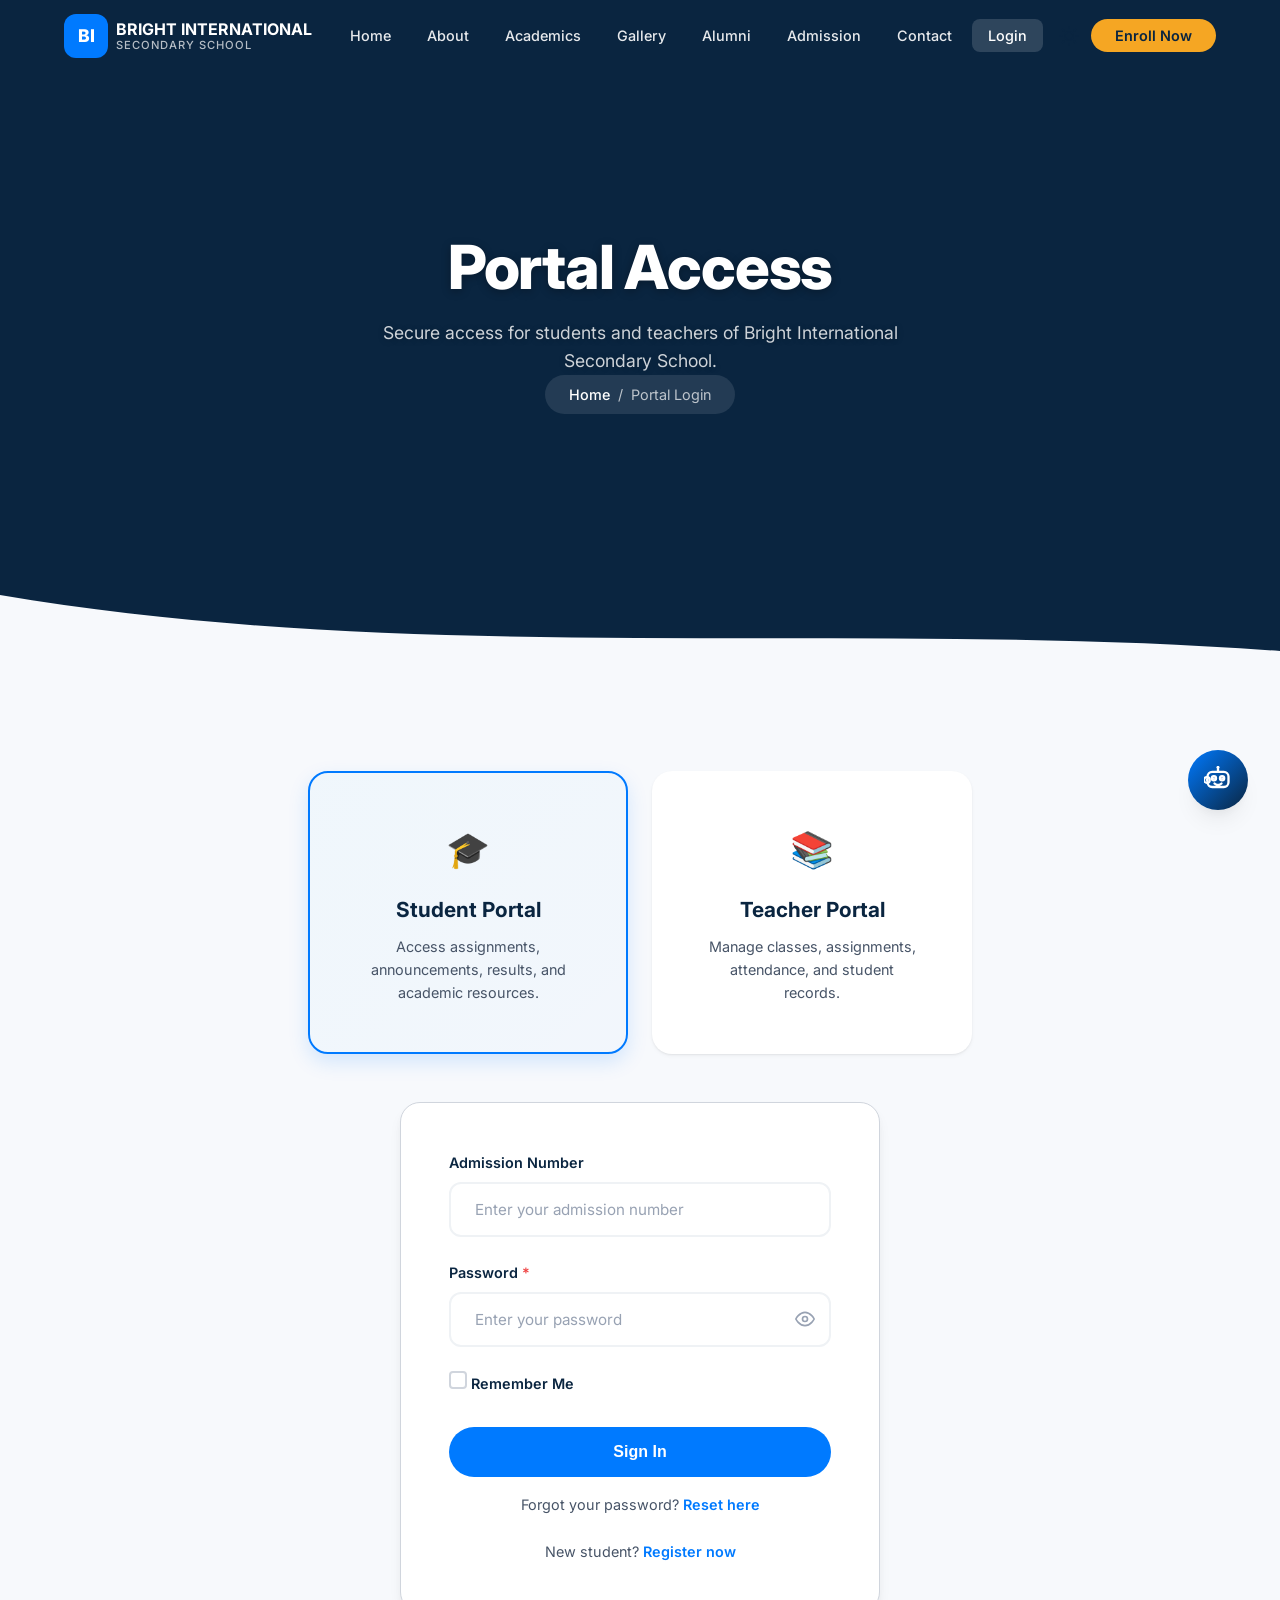
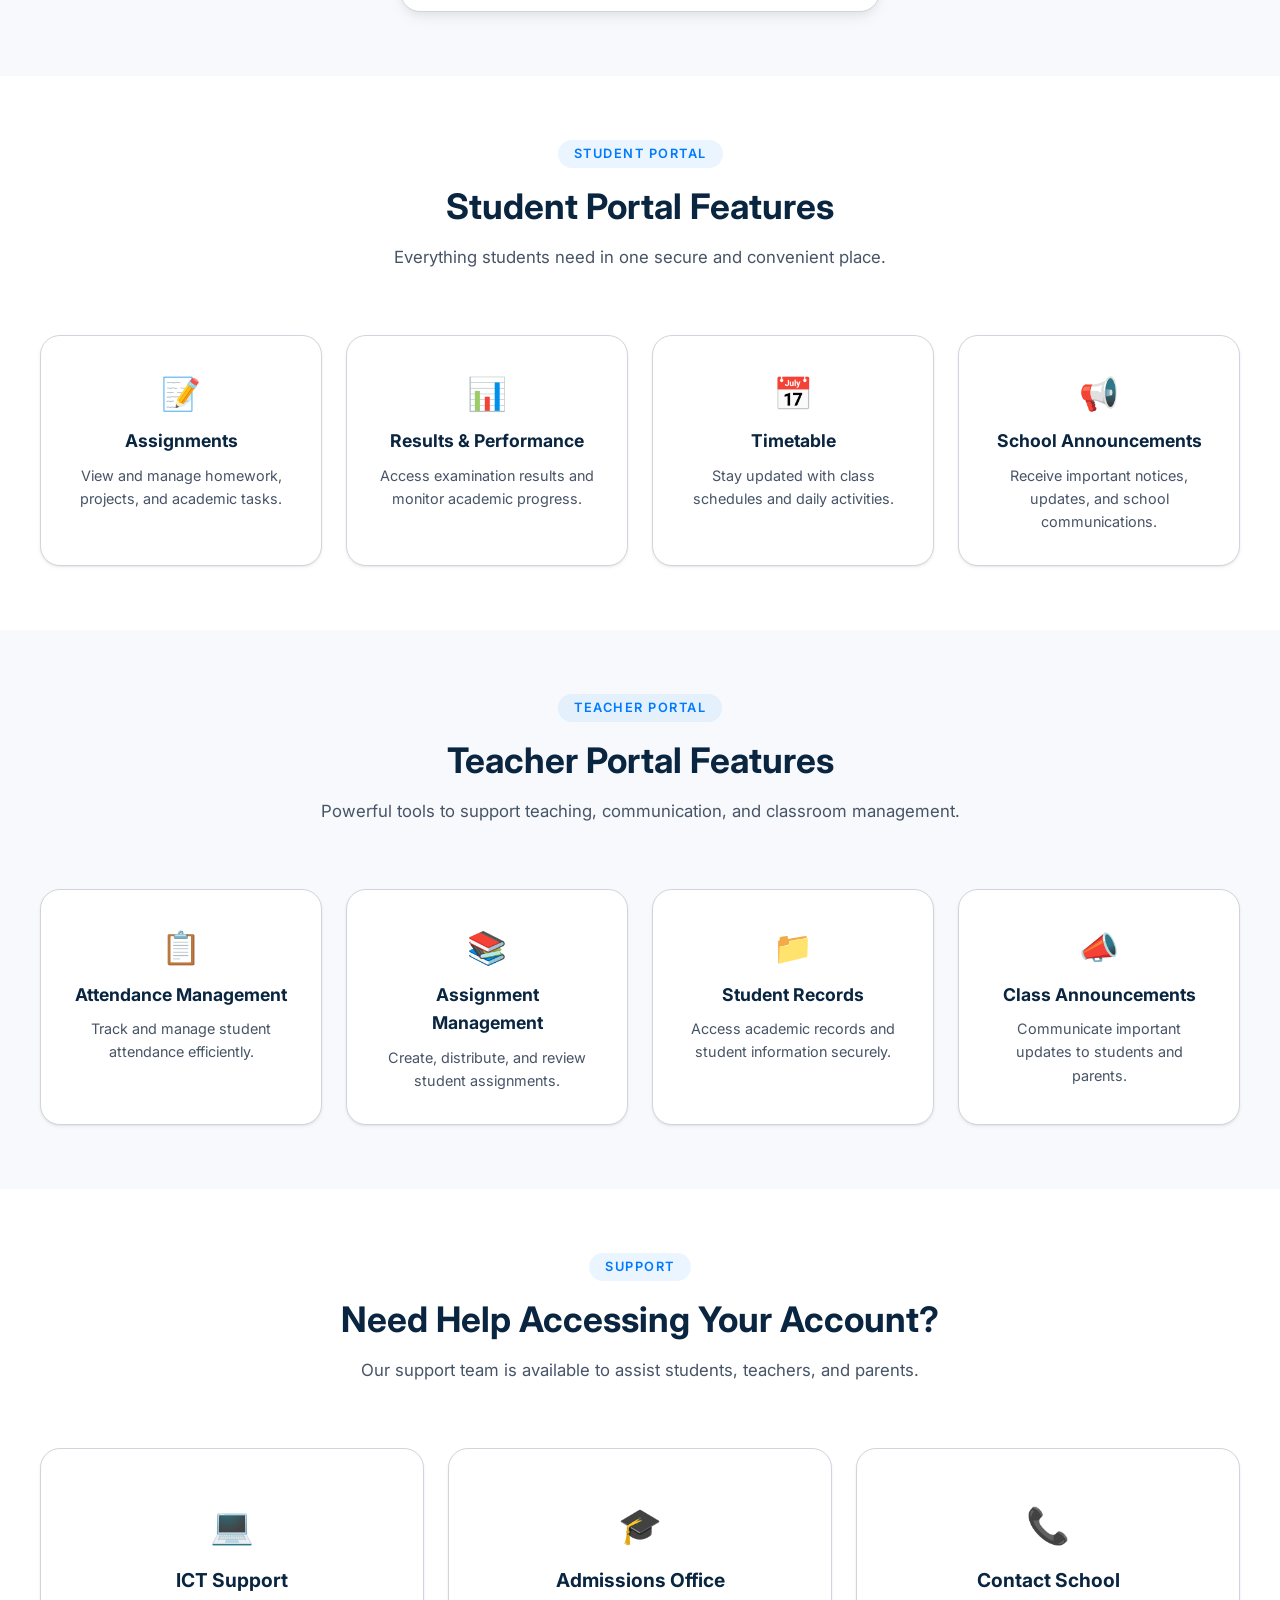
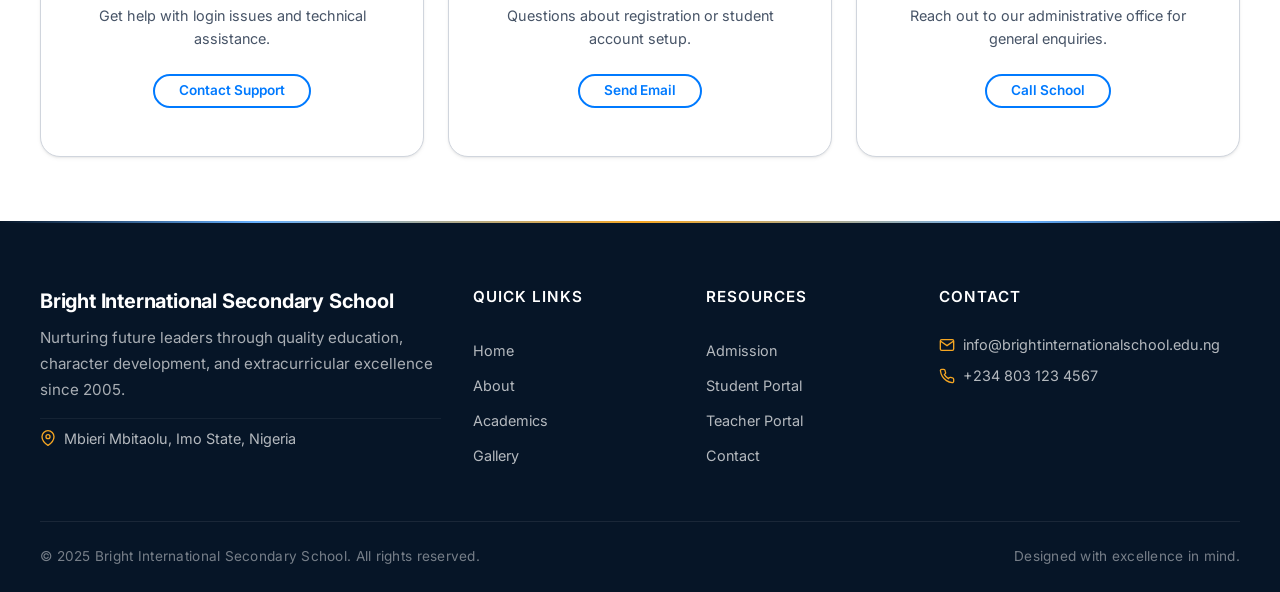
<file: student-dashboard.html>
<!DOCTYPE html>
<html lang="en">
<head>
  <meta charset="UTF-8">
  <meta name="viewport" content="width=device-width, initial-scale=1.0">
  <title>Student Dashboard | Bright International Secondary School</title>
  <link rel="stylesheet" href="css/style.css">
  <link rel="stylesheet" href="css/dashboard.css">
</head>
<body class="dashboard-body">
  <!-- Mobile overlay -->
  <div class="sidebar-overlay" id="sidebarOverlay"></div>

  <!-- Sidebar -->
  <aside class="dashboard-sidebar" id="sidebar">
    <div class="sidebar-brand">
      <div class="brand-icon">BI</div>
      Bright International
    </div>
    <nav class="sidebar-nav">
      <a href="#" class="active" data-section="dashboard">🏠 Dashboard</a>
      <a href="#" data-section="profile">👤 My Profile</a>
      <a href="#" data-section="subjects">📚 Subjects</a>
      <a href="#" data-section="timetable">📅 Timetable</a>
      <a href="#" data-section="results">📈 Results</a>
      <a href="#" data-section="announcements">📢 Announcements</a>
      <a href="#" data-section="assignments">📝 Assignments</a>
      <a href="#" class="logout-link" id="logoutBtn">🚪 Logout</a>
    </nav>
  </aside>

  <!-- Topbar (teacher‑style welcome + date) -->
  <header class="dashboard-topbar" id="topbar">
    <div class="topbar-left">
      <button class="mobile-menu-btn" id="menuToggle">☰</button>
      <div class="topbar-welcome">
        <span class="topbar-title">Student Dashboard</span>
        <span class="topbar-welcome-text">Welcome back, <strong id="topbarWelcomeName">Student</strong></span>
      </div>
    </div>
    <div class="topbar-right">
      <div class="topbar-date" id="topbarDate"></div>
      <div class="notification-wrapper" id="notificationWrapper">
        <button class="notification-icon" id="notificationBtn" aria-label="Notifications">
          <svg width="22" height="22" viewBox="0 0 24 24" fill="none" stroke="#475467" stroke-width="2" stroke-linecap="round" stroke-linejoin="round">
            <path d="M18 8A6 6 0 0 0 6 8c0 7-3 9-3 9h18s-3-2-3-9"/>
            <path d="M13.73 21a2 2 0 0 1-3.46 0"/>
          </svg>
          <span class="notification-badge" id="notificationBadge">3</span>
        </button>

        <div class="notification-dropdown" id="notificationDropdown" style="display: none;">
          <div class="notification-dropdown-header">
            <h4>Notifications</h4>
          </div>
          <div class="notification-list">
            <div class="notification-item unread">
              <span class="notification-icon-small">📢</span>
              <div class="notification-content">
                <strong>Exam Schedule Released</strong>
                <span>End‑of‑term exams begin June 20th.</span>
                <small>2 hours ago</small>
              </div>
            </div>
            <div class="notification-item unread">
              <span class="notification-icon-small">📋</span>
              <div class="notification-content">
                <strong>Assignment Graded</strong>
                <span>Mathematics SS1 – Scores updated.</span>
                <small>5 hours ago</small>
              </div>
            </div>
            <div class="notification-item">
              <span class="notification-icon-small">📅</span>
              <div class="notification-content">
                <strong>Mid‑Term Break</strong>
                <span>June 5–7. Classes resume June 8.</span>
                <small>1 day ago</small>
              </div>
            </div>
            <div class="notification-item unread">
              <span class="notification-icon-small">🏫</span>
              <div class="notification-content">
                <strong>School Resumption Notice</strong>
                <span>All students are to resume on Monday, June 9th, 2027.</span>
                <small>2 days ago</small>
              </div>
            </div>
          </div>
          <button class="notification-mark-read" id="markReadBtn">
            Mark all as read
          </button>
        </div>
      </div>
      <div class="topbar-profile">
        <div class="user-avatar" id="userAvatar">ST</div>
        <div class="user-info">
          <div class="user-name" id="displayName">Student Name</div>
          <div class="user-role">Student</div>
        </div>
      </div>
    </div>
  </header>

  <!-- ===== MAIN CONTENT WRAPPER (FIXED) ===== -->
  <main class="dashboard-main" id="mainContent">

    <!-- Dashboard Overview (default) -->
    <section class="dash-section active" id="section-dashboard">
      <!-- ===== WELCOME HERO ===== -->
      <div class="welcome-hero">
        <div class="welcome-hero-bg"></div>
        <div class="welcome-hero-content">
          <div class="welcome-text-block">
            <h1 class="welcome-greeting">Welcome Back, <span id="heroStudentName">Student</span> 👋</h1>
            <p class="welcome-message">“Education is the passport to the future, for tomorrow belongs to those who prepare for it today.”</p>
            <div class="welcome-date" id="currentDate">Monday, June 3, 2025</div>
          </div>
          <div class="welcome-quick-stats">
            <div class="quick-stat">
              <span class="quick-stat-value">5</span>
              <span class="quick-stat-label">Subjects</span>
            </div>
            <div class="quick-stat">
              <span class="quick-stat-value">92%</span>
              <span class="quick-stat-label">Attendance</span>
            </div>
            <div class="quick-stat">
              <span class="quick-stat-value">3</span>
              <span class="quick-stat-label">Exams</span>
            </div>
          </div>
        </div>
      </div>

      <!-- ===== INSIGHT CARDS ===== -->
      <div class="overview-cards">
        <div class="overview-card card-subjects">
          <div class="card-icon-wrapper">
            <span class="card-icon">📚</span>
          </div>
          <div class="card-content">
            <span class="card-label">Total Subjects</span>
            <span class="card-value">5</span>
            <span class="card-meta">Active this term</span>
          </div>
          <div class="card-accent"></div>
        </div>

        <div class="overview-card card-attendance">
          <div class="card-icon-wrapper">
            <span class="card-icon">📋</span>
          </div>
          <div class="card-content">
            <span class="card-label">Attendance Rate</span>
            <span class="card-value">92%</span>
            <div class="mini-progress">
              <div class="mini-progress-fill" style="width:92%"></div>
            </div>
            <span class="card-meta">+2% this month</span>
          </div>
          <div class="card-accent"></div>
        </div>

        <div class="overview-card card-exams">
          <div class="card-icon-wrapper">
            <span class="card-icon">📝</span>
          </div>
          <div class="card-content">
            <span class="card-label">Upcoming Exams</span>
            <span class="card-value">3</span>
            <span class="card-meta">Next: Mathematics (Jun 10)</span>
          </div>
          <div class="card-accent"></div>
        </div>

        <div class="overview-card card-performance">
          <div class="card-icon-wrapper">
            <span class="card-icon">⭐</span>
          </div>
          <div class="card-content">
            <span class="card-label">Academic Performance</span>
            <span class="card-value">Good</span>
            <span class="card-meta">Consistent improvement</span>
          </div>
          <div class="card-accent"></div>
        </div>
      </div>

      <!-- ===== ACADEMIC INSIGHTS SECTION ===== -->
      <div class="insights-section">
        <h3 class="section-heading">Academic Insights</h3>
        <div class="insights-grid">
          <div class="insight-card">
            <div class="insight-header">
              <span>📈 Overall Progress</span>
            </div>
            <div class="progress-ring-wrapper">
              <svg class="progress-ring" viewBox="0 0 100 100">
                <circle class="progress-ring-bg" cx="50" cy="50" r="42"></circle>
                <circle class="progress-ring-fill" cx="50" cy="50" r="42" style="stroke-dasharray: 264; stroke-dashoffset: 53;"></circle>
              </svg>
              <span class="progress-ring-value">80%</span>
            </div>
            <p class="insight-desc">You’re on track with most subjects</p>
          </div>
          <div class="insight-card">
            <div class="insight-header">
              <span>🧠 Strongest Subject</span>
            </div>
            <div class="insight-highlight">English</div>
            <p class="insight-desc">85% average score</p>
          </div>
          <div class="insight-card">
            <div class="insight-header">
              <span>🎯 Focus Area</span>
            </div>
            <div class="insight-highlight">Physics</div>
            <p class="insight-desc">60% – could use extra practice</p>
          </div>
        </div>
      </div>

      <!-- ===== ANNOUNCEMENTS PREVIEW + UPCOMING EVENTS ===== -->
      <div class="section-row">
        <div class="section-half">
          <h3 class="section-heading">📢 Recent Announcements</h3>
          <div class="announcement-preview">
            <div class="announcement-item">
              <div class="ann-date">Jun 1</div>
              <div class="ann-content">
                <strong>Exam Schedule Released</strong>
                <p>End-of-term exams begin June 20th.</p>
              </div>
            </div>
            <div class="announcement-item">
              <div class="ann-date">May 28</div>
              <div class="ann-content">
                <strong>Mid-Term Break</strong>
                <p>June 5–7. Classes resume June 8.</p>
              </div>
            </div>
            <div class="announcement-item">
              <div class="ann-date">May 15</div>
              <div class="ann-content">
                <strong>Sports Day</strong>
                <p>Inter-house sports on Saturday, June 10.</p>
              </div>
            </div>
          </div>
        </div>

        <div class="section-half">
          <h3 class="section-heading">📅 Upcoming Events</h3>
          <div class="events-preview">
            <div class="event-item">
              <div class="event-date">10 Jun</div>
              <div class="event-details">
                <strong>Mathematics Examination</strong>
                <span>9:00 AM – 11:00 AM</span>
              </div>
            </div>
            <div class="event-item">
              <div class="event-date">12 Jun</div>
              <div class="event-details">
                <strong>English Examination</strong>
                <span>9:00 AM – 11:00 AM</span>
              </div>
            </div>
            <div class="event-item">
              <div class="event-date">15 Jun</div>
              <div class="event-details">
                <strong>Physics Examination</strong>
                <span>11:00 AM – 1:00 PM</span>
              </div>
            </div>
          </div>
        </div>
      </div>
    </section>

    <!-- Profile -->
    <section class="dash-section" id="section-profile">
      <!-- Profile Header Card -->
      <div class="profile-header-card">
        <div class="profile-header-bg"></div>
        <div class="profile-header-content">
          <div class="profile-avatar-wrapper">
            <div class="profile-avatar-large" id="profileAvatarLarge">ST</div>
            <div class="profile-status-badge">Active Student</div>
          </div>
          <div class="profile-header-details">
            <h2 class="profile-full-name" id="profileFullName">Student Name</h2>
            <div class="profile-meta-row">
              <span class="profile-meta-item"><strong>Admission No:</strong> <span id="profileAdmission">N/A</span></span>
              <span class="profile-meta-item"><strong>Class:</strong> <span id="profileClass">JSS1</span></span>
            </div>
            <span class="profile-role-badge">Student</span>
          </div>
        </div>
      </div>

      <!-- Two‑column grid for the remaining cards -->
      <div class="profile-grid">
        <!-- Student Information Card -->
        <div class="profile-info-card">
          <h3 class="card-heading">📋 Student Information</h3>
          <div class="info-grid">
            <div class="info-item">
              <span class="info-label">Full Name</span>
              <span class="info-value" id="infoFullName">N/A</span>
            </div>
            <div class="info-item">
              <span class="info-label">Admission Number</span>
              <span class="info-value" id="infoAdmission">N/A</span>
            </div>
            <div class="info-item">
              <span class="info-label">Class</span>
              <span class="info-value" id="infoClass">JSS1</span>
            </div>
            <div class="info-item">
              <span class="info-label">Department</span>
              <span class="info-value" id="infoDepartment">Science</span>
            </div>
            <div class="info-item">
              <span class="info-label">Academic Session</span>
              <span class="info-value">2024/2025</span>
            </div>
            <div class="info-item">
              <span class="info-label">Date Joined</span>
              <span class="info-value">September 10, 2024</span>
            </div>
          </div>
        </div>

        <!-- Academic Snapshot Card -->
        <div class="profile-academic-card">
          <h3 class="card-heading">📊 Academic Snapshot</h3>
          <div class="snapshot-grid">
            <div class="snapshot-stat">
              <span class="snapshot-value">5</span>
              <span class="snapshot-label">Total Subjects</span>
            </div>
            <div class="snapshot-stat">
              <span class="snapshot-value">92%</span>
              <span class="snapshot-label">Attendance Rate</span>
            </div>
            <div class="snapshot-stat">
              <span class="snapshot-value">78%</span>
              <span class="snapshot-label">Current Average</span>
            </div>
            <div class="snapshot-stat">
              <span class="snapshot-value">Good</span>
              <span class="snapshot-label">Performance Rating</span>
            </div>
          </div>
        </div>

        <!-- Account Information Card -->
        <div class="profile-account-card">
          <h3 class="card-heading">🔐 Account Information</h3>
          <div class="info-grid">
            <div class="info-item">
              <span class="info-label">Login Identifier</span>
              <span class="info-value" id="accountIdentifier">N/A</span>
            </div>
            <div class="info-item">
              <span class="info-label">User Role</span>
              <span class="info-value" id="accountRole">Student</span>
            </div>
            <div class="info-item">
              <span class="info-label">Last Login</span>
              <span class="info-value" id="accountLastLogin">N/A</span>
            </div>
            <div class="info-item">
              <span class="info-label">Account Status</span>
              <span class="info-value status-active">Active</span>
            </div>
          </div>
        </div>

        <!-- Quick Highlights Card -->
        <div class="profile-highlights-card">
          <h3 class="card-heading">✨ Quick Highlights</h3>
          <div class="highlights-grid">
            <div class="highlight-item">
              <span class="highlight-icon">📈</span>
              <span class="highlight-text">Academic Progress</span>
              <span class="highlight-sub">On track</span>
            </div>
            <div class="highlight-item">
              <span class="highlight-icon">🤝</span>
              <span class="highlight-text">Participation</span>
              <span class="highlight-sub">Active in 3 clubs</span>
            </div>
            <div class="highlight-item">
              <span class="highlight-icon">📝</span>
              <span class="highlight-text">Upcoming Exams</span>
              <span class="highlight-sub">3 scheduled</span>
            </div>
            <div class="highlight-item">
              <span class="highlight-icon">🏅</span>
              <span class="highlight-text">Activities</span>
              <span class="highlight-sub">Sports, Debate</span>
            </div>
          </div>
        </div>
      </div>
    </section>

<!-- Subjects -->
<section class="dash-section" id="section-subjects">
  <!-- Quick Filter -->
  <div class="subjects-filter-bar">
    <button class="filter-btn active" data-filter="all">All Subjects</button>
    <button class="filter-btn" data-filter="core">Core Subjects</button>
    <button class="filter-btn" data-filter="science">Science Subjects</button>
    <button class="filter-btn" data-filter="arts">Arts & Social Sciences</button>
  </div>

  <!-- Subjects Grid -->
  <div class="subjects-grid-modern" id="subjectsGrid">
    <!-- Card 1: Mathematics -->
    <div class="subject-card-premium" data-category="core" data-subject="mathematics">
      <div class="card-inner">
        <div class="card-icon-area">
          <span class="subject-icon">📐</span>
        </div>
        <div class="card-body">
          <h3 class="subject-title">Mathematics</h3>
          <div class="teacher-info">
            <div class="teacher-avatar">Mr. O</div>
            <span class="teacher-name">Mr. Okonkwo</span>
          </div>
          <div class="progress-section">
            <div class="progress-bar-bg"><div class="progress-bar-fill" style="width:78%"></div></div>
            <span class="progress-text">78%</span>
          </div>
          <div class="meta-row">
            <span class="attendance-badge">📋 92%</span>
            <span class="performance-badge good">Good</span>
          </div>
          <span class="subject-status active">Active</span>
        </div>
      </div>
    </div>

    <!-- Card 2: English Language -->
    <div class="subject-card-premium" data-category="core" data-subject="english">
      <div class="card-inner">
        <div class="card-icon-area">
          <span class="subject-icon">📖</span>
        </div>
        <div class="card-body">
          <h3 class="subject-title">English Language</h3>
          <div class="teacher-info">
            <div class="teacher-avatar">Mrs. A</div>
            <span class="teacher-name">Mrs. Adeyemi</span>
          </div>
          <div class="progress-section">
            <div class="progress-bar-bg"><div class="progress-bar-fill" style="width:85%"></div></div>
            <span class="progress-text">85%</span>
          </div>
          <div class="meta-row">
            <span class="attendance-badge">📋 96%</span>
            <span class="performance-badge excellent">Excellent</span>
          </div>
          <span class="subject-status active">Active</span>
        </div>
      </div>
    </div>

    <!-- Card 3: Physics -->
    <div class="subject-card-premium" data-category="science" data-subject="physics">
      <div class="card-inner">
        <div class="card-icon-area">
          <span class="subject-icon">⚛️</span>
        </div>
        <div class="card-body">
          <h3 class="subject-title">Physics</h3>
          <div class="teacher-info">
            <div class="teacher-avatar">Mr. I</div>
            <span class="teacher-name">Mr. Ibrahim</span>
          </div>
          <div class="progress-section">
            <div class="progress-bar-bg"><div class="progress-bar-fill" style="width:60%"></div></div>
            <span class="progress-text">60%</span>
          </div>
          <div class="meta-row">
            <span class="attendance-badge">📋 88%</span>
            <span class="performance-badge average">Average</span>
          </div>
          <span class="subject-status active">Active</span>
        </div>
      </div>
    </div>

    <!-- Card 4: Chemistry -->
    <div class="subject-card-premium" data-category="science" data-subject="chemistry">
      <div class="card-inner">
        <div class="card-icon-area">
          <span class="subject-icon">🧪</span>
        </div>
        <div class="card-body">
          <h3 class="subject-title">Chemistry</h3>
          <div class="teacher-info">
            <div class="teacher-avatar">Mrs. N</div>
            <span class="teacher-name">Mrs. Nwosu</span>
          </div>
          <div class="progress-section">
            <div class="progress-bar-bg"><div class="progress-bar-fill" style="width:72%"></div></div>
            <span class="progress-text">72%</span>
          </div>
          <div class="meta-row">
            <span class="attendance-badge">📋 90%</span>
            <span class="performance-badge good">Good</span>
          </div>
          <span class="subject-status active">Active</span>
        </div>
      </div>
    </div>

    <!-- Card 5: Biology -->
    <div class="subject-card-premium" data-category="science" data-subject="biology">
      <div class="card-inner">
        <div class="card-icon-area">
          <span class="subject-icon">🧬</span>
        </div>
        <div class="card-body">
          <h3 class="subject-title">Biology</h3>
          <div class="teacher-info">
            <div class="teacher-avatar">Dr. E</div>
            <span class="teacher-name">Dr. Eze</span>
          </div>
          <div class="progress-section">
            <div class="progress-bar-bg"><div class="progress-bar-fill" style="width:68%"></div></div>
            <span class="progress-text">68%</span>
          </div>
          <div class="meta-row">
            <span class="attendance-badge">📋 87%</span>
            <span class="performance-badge average">Average</span>
          </div>
          <span class="subject-status active">Active</span>
        </div>
      </div>
    </div>

    <!-- Card 6: Civic Education -->
    <div class="subject-card-premium" data-category="arts" data-subject="civic">
      <div class="card-inner">
        <div class="card-icon-area">
          <span class="subject-icon">🏛️</span>
        </div>
        <div class="card-body">
          <h3 class="subject-title">Civic Education</h3>
          <div class="teacher-info">
            <div class="teacher-avatar">Ms. C</div>
            <span class="teacher-name">Ms. Chioma</span>
          </div>
          <div class="progress-section">
            <div class="progress-bar-bg"><div class="progress-bar-fill" style="width:80%"></div></div>
            <span class="progress-text">80%</span>
          </div>
          <div class="meta-row">
            <span class="attendance-badge">📋 95%</span>
            <span class="performance-badge good">Good</span>
          </div>
          <span class="subject-status active">Active</span>
        </div>
      </div>
    </div>

    <!-- Card 7: Computer Science -->
    <div class="subject-card-premium" data-category="science" data-subject="computer">
      <div class="card-inner">
        <div class="card-icon-area">
          <span class="subject-icon">💻</span>
        </div>
        <div class="card-body">
          <h3 class="subject-title">Computer Science</h3>
          <div class="teacher-info">
            <div class="teacher-avatar">Mr. K</div>
            <span class="teacher-name">Mr. Kenneth</span>
          </div>
          <div class="progress-section">
            <div class="progress-bar-bg"><div class="progress-bar-fill" style="width:75%"></div></div>
            <span class="progress-text">75%</span>
          </div>
          <div class="meta-row">
            <span class="attendance-badge">📋 93%</span>
            <span class="performance-badge excellent">Excellent</span>
          </div>
          <span class="subject-status active">Active</span>
        </div>
      </div>
    </div>

    <!-- Card 8: Further Mathematics -->
    <div class="subject-card-premium" data-category="science" data-subject="furthermath">
      <div class="card-inner">
        <div class="card-icon-area">
          <span class="subject-icon">📊</span>
        </div>
        <div class="card-body">
          <h3 class="subject-title">Further Mathematics</h3>
          <div class="teacher-info">
            <div class="teacher-avatar">Mr. O</div>
            <span class="teacher-name">Mr. Okonkwo</span>
          </div>
          <div class="progress-section">
            <div class="progress-bar-bg"><div class="progress-bar-fill" style="width:55%"></div></div>
            <span class="progress-text">55%</span>
          </div>
          <div class="meta-row">
            <span class="attendance-badge">📋 80%</span>
            <span class="performance-badge average">Average</span>
          </div>
          <span class="subject-status active">Active</span>
        </div>
      </div>
    </div>
  </div>
</section>

<!-- Subject Detail Modal -->
<div class="subject-modal" id="subjectModal" role="dialog" aria-modal="true" aria-hidden="true">
  <div class="modal-backdrop" id="modalBackdrop"></div>
  <div class="modal-dialog">
    <button class="modal-close" id="modalClose">&times;</button>
    <div class="modal-content" id="modalContent">
      <!-- dynamically filled -->
    </div>
  </div>
</div>

    <!-- Timetable -->
    <section class="dash-section" id="section-timetable">
      <!-- Timetable Header -->
      <div class="timetable-header">
        <div class="header-left">
          <h2 class="section-heading">Weekly Schedule</h2>
          <span class="academic-session">2026/2027 • Third Term</span>
        </div>
        <div class="header-right">
          <span class="current-day-badge" id="currentDayBadge">Monday</span>
        </div>
      </div>

      <!-- Quick Statistics Cards -->
      <div class="timetable-stats-row">
        <div class="timetable-stat-card">
          <span class="stat-icon">📅</span>
          <div class="stat-info">
            <span class="stat-value">25</span>
            <span class="stat-label">Weekly Classes</span>
          </div>
        </div>
        <div class="timetable-stat-card">
          <span class="stat-icon">📌</span>
          <div class="stat-info">
            <span class="stat-value" id="todayClassesCount">5</span>
            <span class="stat-label">Today's Classes</span>
          </div>
        </div>
        <div class="timetable-stat-card">
          <span class="stat-icon">✅</span>
          <div class="stat-info">
            <span class="stat-value">2</span>
            <span class="stat-label">Completed</span>
          </div>
        </div>
        <div class="timetable-stat-card">
          <span class="stat-icon">⏳</span>
          <div class="stat-info">
            <span class="stat-value">3</span>
            <span class="stat-label">Upcoming</span>
          </div>
        </div>
      </div>

      <!-- Today's Classes + Upcoming Widget -->
      <div class="timetable-highlight-row">
        <!-- Today's Classes Card -->
        <div class="today-classes-card" id="todayClassesCard">
          <h3 class="card-heading">📋 Today's Classes</h3>
          <div class="today-class-list" id="todayClassList">
            <!-- dynamically filled by JS -->
          </div>
        </div>

        <!-- Upcoming Class Widget -->
        <div class="upcoming-widget">
          <h3 class="card-heading">🔜 Next Upcoming</h3>
          <div class="upcoming-details" id="upcomingDetails">
            <span class="upcoming-subject">Mathematics</span>
            <span class="upcoming-time">10:00 – 10:50 AM</span>
            <span class="upcoming-teacher">Mr. Okonkwo</span>
            <span class="upcoming-room">Room 101</span>
          </div>
        </div>
      </div>

      <!-- Weekly Timetable Grid -->
      <div class="weekly-grid" id="weeklyGrid">
        <!-- Monday -->
        <div class="day-card" data-day="Monday">
          <div class="day-header">
            <span class="day-name">Monday</span>
          </div>
          <div class="day-periods">
            <div class="period-item">
              <span class="period-time">8:00 – 8:50</span>
              <span class="period-subject subject-math">Mathematics</span>
              <span class="period-teacher">Mr. Okonkwo</span>
            </div>
            <div class="period-item">
              <span class="period-time">8:50 – 9:40</span>
              <span class="period-subject subject-english">English</span>
              <span class="period-teacher">Mrs. Adeyemi</span>
            </div>
            <div class="period-item">
              <span class="period-time">10:00 – 10:50</span>
              <span class="period-subject subject-physics">Physics</span>
              <span class="period-teacher">Mr. Ibrahim</span>
            </div>
            <div class="period-item">
              <span class="period-time">10:50 – 11:40</span>
              <span class="period-subject subject-biology">Biology</span>
              <span class="period-teacher">Dr. Eze</span>
            </div>
            <div class="period-item">
              <span class="period-time">12:30 – 13:20</span>
              <span class="period-subject subject-chemistry">Chemistry</span>
              <span class="period-teacher">Mrs. Nwosu</span>
            </div>
          </div>
        </div>

        <!-- Tuesday -->
        <div class="day-card" data-day="Tuesday">
          <div class="day-header">
            <span class="day-name">Tuesday</span>
          </div>
          <div class="day-periods">
            <div class="period-item">
              <span class="period-time">8:00 – 8:50</span>
              <span class="period-subject subject-english">English</span>
              <span class="period-teacher">Mrs. Adeyemi</span>
            </div>
            <div class="period-item">
              <span class="period-time">8:50 – 9:40</span>
              <span class="period-subject subject-math">Mathematics</span>
              <span class="period-teacher">Mr. Okonkwo</span>
            </div>
            <div class="period-item">
              <span class="period-time">10:00 – 10:50</span>
              <span class="period-subject subject-chemistry">Chemistry</span>
              <span class="period-teacher">Mrs. Nwosu</span>
            </div>
            <div class="period-item">
              <span class="period-time">10:50 – 11:40</span>
              <span class="period-subject subject-physics">Physics</span>
              <span class="period-teacher">Mr. Ibrahim</span>
            </div>
            <div class="period-item">
              <span class="period-time">12:30 – 13:20</span>
              <span class="period-subject subject-biology">Biology</span>
              <span class="period-teacher">Dr. Eze</span>
            </div>
          </div>
        </div>

        <!-- Wednesday -->
        <div class="day-card" data-day="Wednesday">
          <div class="day-header">
            <span class="day-name">Wednesday</span>
          </div>
          <div class="day-periods">
            <div class="period-item">
              <span class="period-time">8:00 – 8:50</span>
              <span class="period-subject subject-physics">Physics</span>
              <span class="period-teacher">Mr. Ibrahim</span>
            </div>
            <div class="period-item">
              <span class="period-time">8:50 – 9:40</span>
              <span class="period-subject subject-biology">Biology</span>
              <span class="period-teacher">Dr. Eze</span>
            </div>
            <div class="period-item">
              <span class="period-time">10:00 – 10:50</span>
              <span class="period-subject subject-math">Mathematics</span>
              <span class="period-teacher">Mr. Okonkwo</span>
            </div>
            <div class="period-item">
              <span class="period-time">10:50 – 11:40</span>
              <span class="period-subject subject-english">English</span>
              <span class="period-teacher">Mrs. Adeyemi</span>
            </div>
            <div class="period-item">
              <span class="period-time">12:30 – 13:20</span>
              <span class="period-subject subject-chemistry">Chemistry</span>
              <span class="period-teacher">Mrs. Nwosu</span>
            </div>
          </div>
        </div>

        <!-- Thursday -->
        <div class="day-card" data-day="Thursday">
          <div class="day-header">
            <span class="day-name">Thursday</span>
          </div>
          <div class="day-periods">
            <div class="period-item">
              <span class="period-time">8:00 – 8:50</span>
              <span class="period-subject subject-chemistry">Chemistry</span>
              <span class="period-teacher">Mrs. Nwosu</span>
            </div>
            <div class="period-item">
              <span class="period-time">8:50 – 9:40</span>
              <span class="period-subject subject-physics">Physics</span>
              <span class="period-teacher">Mr. Ibrahim</span>
            </div>
            <div class="period-item">
              <span class="period-time">10:00 – 10:50</span>
              <span class="period-subject subject-english">English</span>
              <span class="period-teacher">Mrs. Adeyemi</span>
            </div>
            <div class="period-item">
              <span class="period-time">10:50 – 11:40</span>
              <span class="period-subject subject-math">Mathematics</span>
              <span class="period-teacher">Mr. Okonkwo</span>
            </div>
            <div class="period-item">
              <span class="period-time">12:30 – 13:20</span>
              <span class="period-subject subject-biology">Biology</span>
              <span class="period-teacher">Dr. Eze</span>
            </div>
          </div>
        </div>

        <!-- Friday -->
        <div class="day-card" data-day="Friday">
          <div class="day-header">
            <span class="day-name">Friday</span>
          </div>
          <div class="day-periods">
            <div class="period-item">
              <span class="period-time">8:00 – 8:50</span>
              <span class="period-subject subject-biology">Biology</span>
              <span class="period-teacher">Dr. Eze</span>
            </div>
            <div class="period-item">
              <span class="period-time">8:50 – 9:40</span>
              <span class="period-subject subject-english">English</span>
              <span class="period-teacher">Mrs. Adeyemi</span>
            </div>
            <div class="period-item">
              <span class="period-time">10:00 – 10:50</span>
              <span class="period-subject subject-math">Mathematics</span>
              <span class="period-teacher">Mr. Okonkwo</span>
            </div>
            <div class="period-item">
              <span class="period-time">10:50 – 11:40</span>
              <span class="period-subject subject-chemistry">Chemistry</span>
              <span class="period-teacher">Mrs. Nwosu</span>
            </div>
            <div class="period-item">
              <span class="period-time">12:30 – 13:20</span>
              <span class="period-subject subject-physics">Physics</span>
              <span class="period-teacher">Mr. Ibrahim</span>
            </div>
          </div>
        </div>
      </div>

      <!-- Schedule Legend -->
      <div class="schedule-legend">
        <span class="legend-item"><span class="legend-color legend-core"></span> Core Subjects</span>
        <span class="legend-item"><span class="legend-color legend-science"></span> Science Subjects</span>
        <span class="legend-item"><span class="legend-color legend-arts"></span> Arts & Social Sciences</span>
      </div>
    </section>

    <!-- Results (placeholder) -->
    <section class="dash-section" id="section-results">
      <h2 style="margin-bottom:var(--space-lg);">Examination Results</h2>
      <div class="announcements-list">
        <p style="color:var(--text-secondary);">Your latest results will appear here. Please check back after the next examination period.</p>
      </div>
    </section>

    <!-- Announcements -->
    <section class="dash-section" id="section-announcements">
      <!-- Section Header -->
      <div class="announcements-header">
        <h2 class="section-heading">📢 School Announcements</h2>
        <span class="announcement-count">6 announcements</span>
      </div>

      <!-- Featured Announcement -->
      <div class="featured-announcement">
        <div class="featured-badge">🔔 Featured</div>
        <div class="featured-content">
          <h3>End of Term Examination Schedule</h3>
          <p>The end‑of‑term examinations will begin on June 20th. Please review your timetable and prepare accordingly.</p>
          <div class="featured-meta">
            <span class="ann-category category-examination">Examination</span>
            <span class="ann-date">June 1, 2027</span>
            <span class="ann-priority priority-high">High Priority</span>
          </div>
        </div>
      </div>

      <!-- Filter Bar -->
      <div class="announcements-filter-bar">
        <button class="ann-filter-btn active" data-filter="all">All</button>
        <button class="ann-filter-btn" data-filter="Academic">Academic</button>
        <button class="ann-filter-btn" data-filter="Examination">Examination</button>
        <button class="ann-filter-btn" data-filter="Event">Event</button>
        <button class="ann-filter-btn" data-filter="Holiday">Holiday</button>
        <button class="ann-filter-btn" data-filter="Administration">Administration</button>
      </div>

      <!-- Announcements List -->
      <div class="announcements-list-modern" id="announcementsList">
        <!-- 1. End of Term Exam Schedule (High Priority) -->
        <div class="ann-card" data-category="Examination" data-priority="high">
          <div class="ann-card-header">
            <span class="ann-category category-examination">Examination</span>
            <span class="ann-priority-dot priority-high" title="High Priority"></span>
            <span class="ann-date">June 1, 2027</span>
          </div>
          <h4 class="ann-title">End of Term Examination Schedule</h4>
          <p class="ann-excerpt">The end‑of‑term examinations will begin on June 20th. Please review your timetable and prepare accordingly.</p>
          <div class="ann-full" style="display:none;">
            <p>The timetable has been updated with all examination dates. Check your portal for personalised room assignments.</p>
          </div>
          <button class="ann-readmore">Read more</button>
        </div>

        <!-- 2. Mid-Term Break (Medium Priority) -->
        <div class="ann-card" data-category="Holiday" data-priority="medium">
          <div class="ann-card-header">
            <span class="ann-category category-holiday">Holiday</span>
            <span class="ann-priority-dot priority-medium" title="Medium Priority"></span>
            <span class="ann-date">May 28, 2027</span>
          </div>
          <h4 class="ann-title">Mid-Term Break</h4>
          <p class="ann-excerpt">There will be a mid‑term break from June 5th to June 7th. Classes resume on June 8th.</p>
          <div class="ann-full" style="display:none;">
            <p>Hostel students may remain on campus with prior permission. All extracurricular activities are suspended during the break.</p>
          </div>
          <button class="ann-readmore">Read more</button>
        </div>

        <!-- 3. Sports Day Event (Normal Priority) -->
        <div class="ann-card" data-category="Event" data-priority="normal">
          <div class="ann-card-header">
            <span class="ann-category category-event">Event</span>
            <span class="ann-priority-dot priority-normal" title="Normal Priority"></span>
            <span class="ann-date">May 15, 2027</span>
          </div>
          <h4 class="ann-title">Inter‑House Sports Competition</h4>
          <p class="ann-excerpt">The annual inter‑house sports competition will take place on Saturday, June 10th. All students are encouraged to participate.</p>
          <div class="ann-full" style="display:none;">
            <p>Wear your house colours and assemble at the sports field by 8:00 AM. Parents are cordially invited.</p>
          </div>
          <button class="ann-readmore">Read more</button>
        </div>

        <!-- 4. New Academic Calendar (Administration) -->
        <div class="ann-card" data-category="Administration" data-priority="medium">
          <div class="ann-card-header">
            <span class="ann-category category-administration">Administration</span>
            <span class="ann-priority-dot priority-medium" title="Medium Priority"></span>
            <span class="ann-date">May 10, 2027</span>
          </div>
          <h4 class="ann-title">2027 Academic Calendar Released</h4>
          <p class="ann-excerpt">The full academic calendar for the 2027 session has been published. Parents and students can now download it from the school website.</p>
          <div class="ann-full" style="display:none;">
            <p>Key dates include resumption on September 5th, mid‑term breaks, and holiday periods. Printed copies are available at the admin office.</p>
          </div>
          <button class="ann-readmore">Read more</button>
        </div>

        <!-- 5. Mathematics Workshop (Academic) -->
        <div class="ann-card" data-category="Academic" data-priority="normal">
          <div class="ann-card-header">
            <span class="ann-category category-academic">Academic</span>
            <span class="ann-priority-dot priority-normal" title="Normal Priority"></span>
            <span class="ann-date">May 5, 2027</span>
          </div>
          <h4 class="ann-title">Mathematics Remedial Workshop</h4>
          <p class="ann-excerpt">A remedial workshop for students who scored below 60% in Mathematics will be held every Saturday starting June 12th.</p>
          <div class="ann-full" style="display:none;">
            <p>Attendance is compulsory for all students in the targeted group. The venue is the school auditorium, 9:00 AM – 12:00 PM.</p>
          </div>
          <button class="ann-readmore">Read more</button>
        </div>

        <!-- 6. Parent‑Teacher Meeting (Administration) -->
        <div class="ann-card" data-category="Administration" data-priority="high">
          <div class="ann-card-header">
            <span class="ann-category category-administration">Administration</span>
            <span class="ann-priority-dot priority-high" title="High Priority"></span>
            <span class="ann-date">April 28, 2027</span>
          </div>
          <h4 class="ann-title">Parent‑Teacher Conference</h4>
          <p class="ann-excerpt">The second‑term parent‑teacher conference is scheduled for Saturday, June 3rd. All parents are encouraged to attend.</p>
          <div class="ann-full" style="display:none;">
            <p>Teachers will be available to discuss student performance and progress. Report cards will be issued on that day.</p>
          </div>
          <button class="ann-readmore">Read more</button>
        </div>
      </div>
    </section>

        <!-- Assignments -->
    <section class="dash-section" id="section-assignments">
      <h2 class="section-heading">My Assignments</h2>
      <div class="assignments-student-list" id="studentAssignmentsList">
        <!-- dynamically filled by JS -->
      </div>
      <div id="noAssignmentsMsg" style="display:none; text-align:center; padding:40px; color:var(--text-secondary);">
        🎉 No assignments posted yet for your class.
      </div>
    </section>
  </main>

  <script src="js/dashboard.js"></script>
</body>
</html>       FLWPUBK_TEST-f222c3f132825150aa2d39c9e3e77ab3-X
</file>
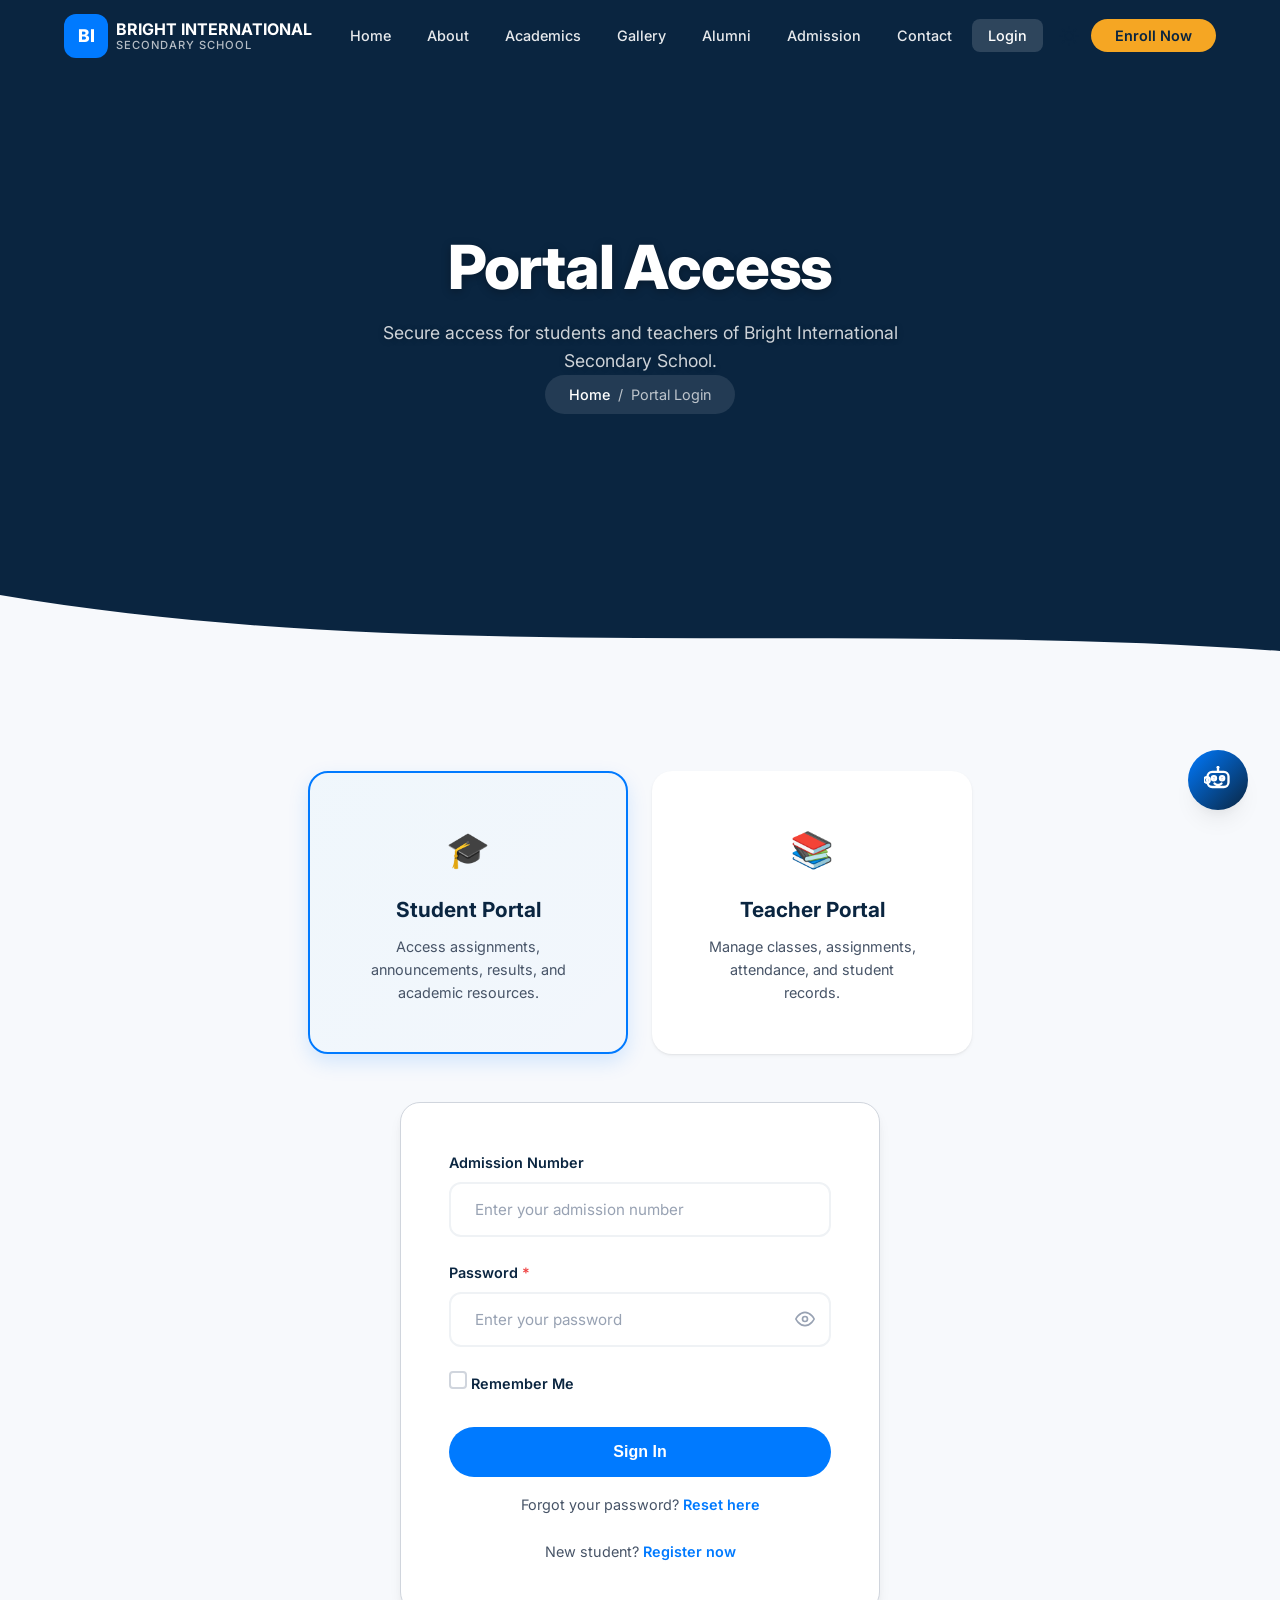
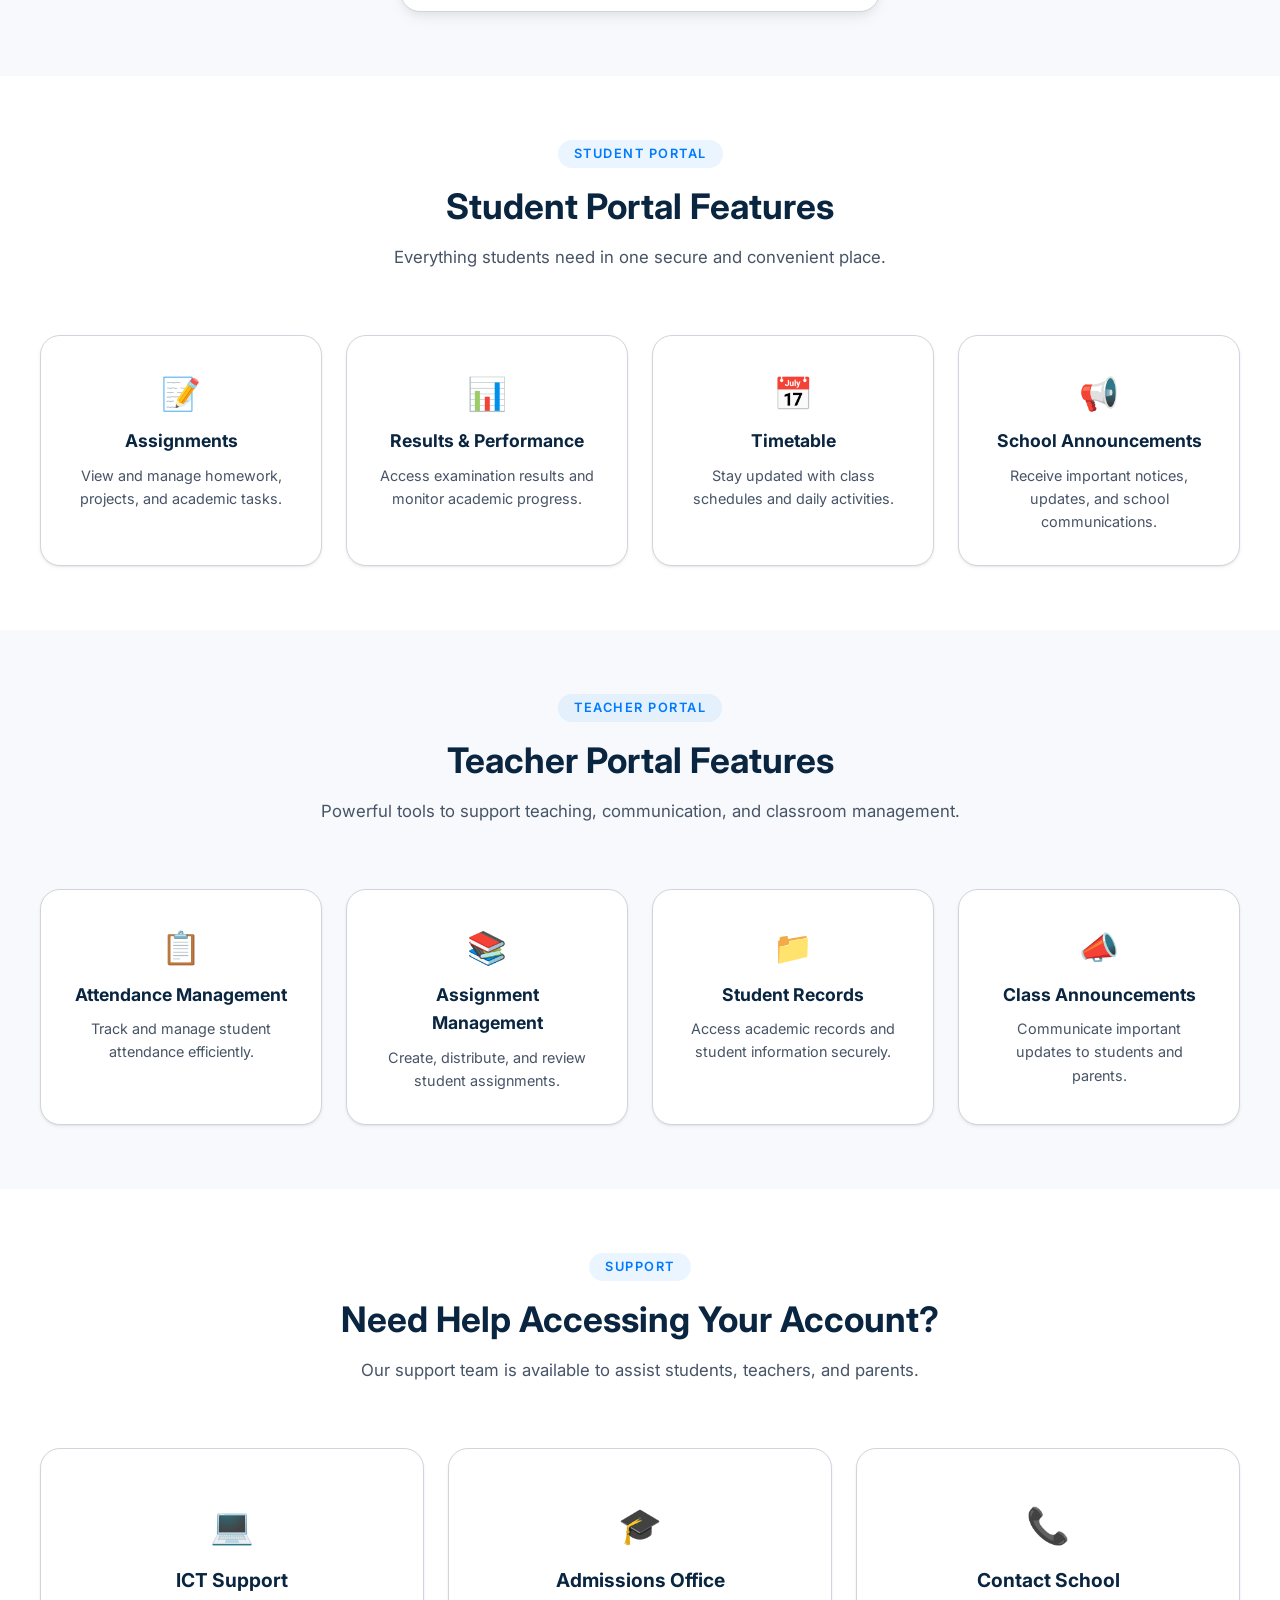
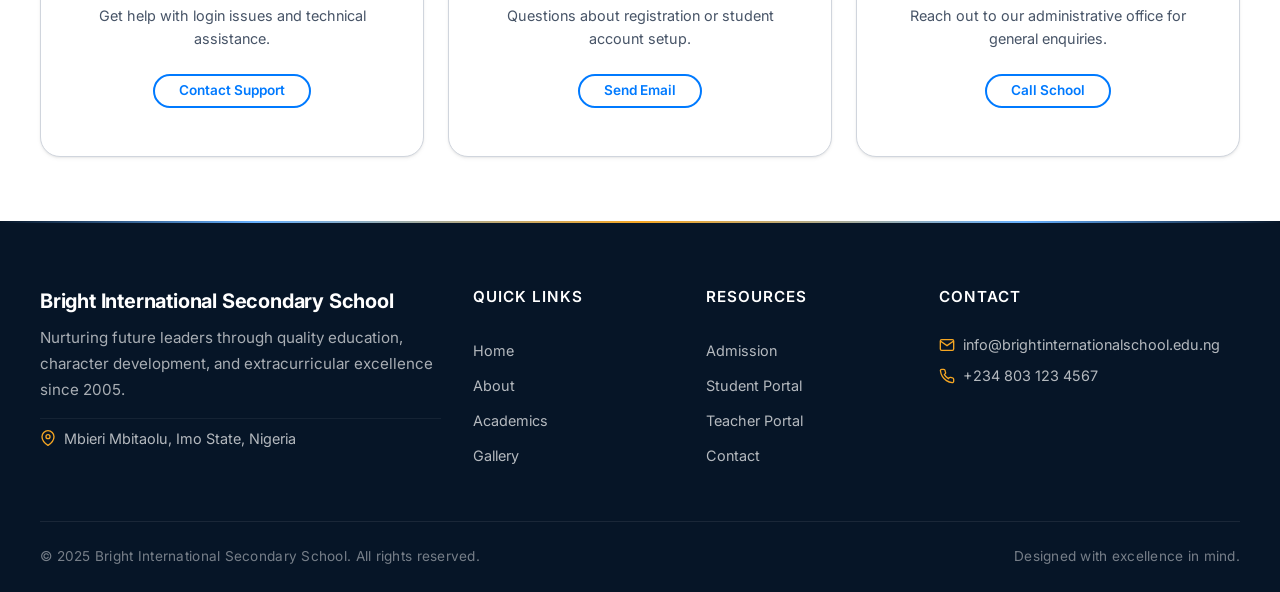
<file: teacher-dashboard.html>
<!DOCTYPE html>
<html lang="en">
<head>
  <meta charset="UTF-8">
  <meta name="viewport" content="width=device-width, initial-scale=1.0">
  <title>Teacher Dashboard | Bright International Secondary School</title>
  <link rel="stylesheet" href="css/style.css">
  <link rel="stylesheet" href="css/teacher-dashboard.css">
</head>
<body class="teacher-dashboard-body">
  <!-- Mobile overlay -->
  <div class="sidebar-overlay" id="sidebarOverlay"></div>

  <!-- Sidebar -->
  <aside class="teacher-sidebar" id="sidebar">
    <div class="sidebar-brand">
      <div class="brand-icon">BI</div>
      Bright International
    </div>
    <nav class="sidebar-nav">
      <a href="#" class="active" data-section="dashboard">📊 Dashboard</a>
      <a href="#" data-section="profile">👤 My Profile</a>
      <a href="#" data-section="classes">📚 My Classes</a>
      <a href="#" data-section="students">🎓 Students</a>
      <a href="#" data-section="gradebook">📈 Gradebook</a>
      <a href="#" data-section="timetable">📅 Timetable</a>
      <a href="#" data-section="announcements">📢 Announcements</a>
      <a href="#" data-section="assignments">📝 Assignments</a>
      <a href="#" class="logout-link" id="logoutBtn">🚪 Logout</a>
    </nav>
  </aside>

  <!-- Topbar -->
  <header class="teacher-topbar" id="topbar">
    <div class="topbar-left">
      <button class="mobile-menu-btn" id="menuToggle">☰</button>
      <div class="topbar-welcome">
        <span class="topbar-title">Teacher Dashboard</span>
        <span class="topbar-welcome-text">Welcome back, <strong id="topbarWelcomeName">Teacher</strong></span>
      </div>
    </div>
    <div class="topbar-right">
      <div class="topbar-date" id="topbarDate">Thursday, June 4, 2026</div>
<div class="notification-wrapper" id="notificationWrapper">
<button class="notification-icon" id="notificationBtn" aria-label="Notifications">
    <svg width="22" height="22" viewBox="0 0 24 24" fill="none" stroke="#475467" stroke-width="2" stroke-linecap="round" stroke-linejoin="round">
      <path d="M18 8A6 6 0 0 0 6 8c0 7-3 9-3 9h18s-3-2-3-9"/>
      <path d="M13.73 21a2 2 0 0 1-3.46 0"/>
    </svg>
    <span class="notification-badge" id="notificationBadge">2</span>
  </button>

  <div class="notification-dropdown" id="notificationDropdown" style="display: none;">
    <div class="notification-dropdown-header">
      <h4>Notifications</h4>
    </div>
    <div class="notification-list">
      <!-- Upcoming classes based on Today's Schedule -->
      <div class="notification-item unread">
        <span class="notification-icon-small">📅</span>
        <div class="notification-content">
          <strong>Mathematics – JSS 1A</strong>
          <span>Starting at 8:00 AM</span>
          <small>Today</small>
        </div>
      </div>
      <div class="notification-item unread">
        <span class="notification-icon-small">📅</span>
        <div class="notification-content">
          <strong>Physics – SS 1 Science</strong>
          <span>Starting at 10:00 AM</span>
          <small>Today</small>
        </div>
      </div>
      <!-- Recent activity matching the overview -->
      <div class="notification-item">
        <span class="notification-icon-small">📋</span>
        <div class="notification-content">
          <strong>Grades submitted</strong>
          <span>Mathematics SS1 – Exam scores entered.</span>
          <small>2 hours ago</small>
        </div>
      </div>
    </div>
    <button class="notification-mark-read" id="markReadBtn">
      Mark all as read
    </button>
  </div>
</div>
      <div class="topbar-profile">
        <div class="user-avatar" id="userAvatar">TE</div>
        <div class="user-info">
          <div class="user-name" id="displayName">Teacher Name</div>
          <div class="user-role">Teacher</div>
        </div>
      </div>
    </div>
  </header>

  <!-- Main Content -->
  <main class="teacher-main" id="mainContent">

<section class="dash-section active" id="section-dashboard">
  <div class="teacher-overview-container">
    
    <!-- Welcome Hero -->
    <div class="teacher-welcome-hero">
      <div class="teacher-welcome-hero-bg"></div>
      <div class="teacher-welcome-content">
        <div>
          <h1 class="teacher-welcome-greeting">Welcome Back, <span id="heroTeacherName">Teacher</span></h1>
          <p class="teacher-welcome-message">Your teaching schedule, classes, and management tools are ready.</p>
          <div class="teacher-welcome-date" id="currentDate"></div>
        </div>
        <div class="teacher-welcome-stats">
          <div class="teacher-quick-stat"><span class="teacher-quick-stat-value">4</span><span class="teacher-quick-stat-label">Classes</span></div>
          <div class="teacher-quick-stat"><span class="teacher-quick-stat-value">87</span><span class="teacher-quick-stat-label">Students</span></div>
          <div class="teacher-quick-stat"><span class="teacher-quick-stat-value">5</span><span class="teacher-quick-stat-label">Pending</span></div>
          <div class="teacher-quick-stat"><span class="teacher-quick-stat-value">6</span><span class="teacher-quick-stat-label">Posted</span></div>
        </div>
      </div>
    </div>

    <!-- Statistics Cards -->
    <div class="teacher-stats-grid">
      <div class="teacher-stat-card">
        <div class="teacher-card-icon">📚</div>
        <div>
          <div class="teacher-card-label">Total Classes</div>
          <div class="teacher-card-value">4</div>
        </div>
      </div>
      <div class="teacher-stat-card">
        <div class="teacher-card-icon">👨‍🎓</div>
        <div>
          <div class="teacher-card-label">Total Students</div>
          <div class="teacher-card-value">87</div>
        </div>
      </div>
      <div class="teacher-stat-card">
        <div class="teacher-card-icon">📝</div>
        <div>
          <div class="teacher-card-label">Assignments Pending</div>
          <div class="teacher-card-value">5</div>
        </div>
      </div>
      <div class="teacher-stat-card">
        <div class="teacher-card-icon">📢</div>
        <div>
          <div class="teacher-card-label">Announcements</div>
          <div class="teacher-card-value">6</div>
        </div>
      </div>
    </div>

    <!-- Today's Schedule & Recent Activities -->
    <div class="teacher-section-row">
      <div class="teacher-section-half">
        <h3 class="teacher-section-heading">📅 Today's Schedule</h3>
        <div class="teacher-schedule-item">
          <span class="teacher-schedule-time">8:00 – 8:50</span>
          <span>Mathematics</span>
          <span class="teacher-schedule-class">JSS 1A</span>
        </div>
        <div class="teacher-schedule-item">
          <span class="teacher-schedule-time">8:50 – 9:40</span>
          <span>Mathematics</span>
          <span class="teacher-schedule-class">JSS 2A</span>
        </div>
        <div class="teacher-schedule-item">
          <span class="teacher-schedule-time">10:00 – 10:50</span>
          <span>Physics</span>
          <span class="teacher-schedule-class">SS 1 Science</span>
        </div>
        <div class="teacher-schedule-item">
          <span class="teacher-schedule-time">10:50 – 11:40</span>
          <span>Mathematics</span>
          <span class="teacher-schedule-class">SS 2 Science</span>
        </div>
      </div>
      <div class="teacher-section-half">
        <h3 class="teacher-section-heading">🕐 Recent Activities</h3>
        <div class="teacher-activity-item">
          <div class="teacher-activity-dot"></div>
          <div>
            <div class="teacher-activity-date">Jun 4, 2026</div>
            <div class="teacher-activity-title">Grades submitted</div>
            <div class="teacher-activity-desc">Mathematics SS1 – Exam scores entered.</div>
          </div>
        </div>
        <div class="teacher-activity-item">
          <div class="teacher-activity-dot"></div>
          <div>
            <div class="teacher-activity-date">Jun 3, 2026</div>
            <div class="teacher-activity-title">Attendance recorded</div>
            <div class="teacher-activity-desc">JSS 2A attendance taken.</div>
          </div>
        </div>
        <div class="teacher-activity-item">
          <div class="teacher-activity-dot"></div>
          <div>
            <div class="teacher-activity-date">Jun 1, 2026</div>
            <div class="teacher-activity-title">Announcement posted</div>
            <div class="teacher-activity-desc">Exam schedule released.</div>
          </div>
        </div>
      </div>
    </div>

  </div>
</section>

    <!-- ========== MY PROFILE ========== -->
    <section class="dash-section" id="section-profile">
      <div class="profile-header-card">
        <div class="profile-header-bg"></div>
        <div class="profile-header-content">
          <div class="profile-avatar-wrapper"><div class="profile-avatar-large" id="profileAvatarLarge">TE</div><div class="profile-status-badge">Active Teacher</div></div>
          <div class="profile-header-details">
            <h2 class="profile-full-name" id="profileFullName">Teacher Name</h2>
            <div class="profile-meta-row">
              <span class="profile-meta-item"><strong>Staff ID:</strong> <span id="profileStaffId">N/A</span></span>
              <span class="profile-meta-item"><strong>Department:</strong> <span id="profileDepartment">Science</span></span>
            </div>
            <span class="profile-role-badge">Teacher</span>
          </div>
        </div>
      </div>
      <div class="profile-grid">
        <div class="profile-info-card">
          <h3 class="card-heading">📋 Personal Information</h3>
          <div class="info-grid">
            <div class="info-item"><span class="info-label">Full Name</span><span class="info-value" id="infoFullName">N/A</span></div>
            <div class="info-item"><span class="info-label">Staff ID</span><span class="info-value" id="infoStaffId">N/A</span></div>
            <div class="info-item"><span class="info-label">Department</span><span class="info-value" id="infoDepartment">Science</span></div>
            <div class="info-item"><span class="info-label">Subject Specialty</span><span class="info-value">Mathematics, Physics</span></div>
            <div class="info-item"><span class="info-label">Role</span><span class="info-value">Teacher</span></div>
            <div class="info-item"><span class="info-label">Employment Status</span><span class="info-value status-active">Active</span></div>
          </div>
        </div>
        <div class="profile-academic-card">
          <h3 class="card-heading">📊 Teaching Stats</h3>
          <div class="snapshot-grid">
            <div class="snapshot-stat"><span class="snapshot-value">4</span><span class="snapshot-label">Classes</span></div>
            <div class="snapshot-stat"><span class="snapshot-value">87</span><span class="snapshot-label">Students</span></div>
            <div class="snapshot-stat"><span class="snapshot-value">12</span><span class="snapshot-label">Lessons/Week</span></div>
            <div class="snapshot-stat"><span class="snapshot-value">95%</span><span class="snapshot-label">Attendance Rate</span></div>
          </div>
        </div>
      </div>
    </section>

    <!-- ========== MY CLASSES ========== -->
    <section class="dash-section" id="section-classes">
      <h2 class="section-heading">My Classes</h2>
      <div class="classes-grid">
        <div class="class-card"><h3>JSS 1A</h3><p>Students: 22</p><p>Teacher: Mr. Okonkwo</p><div class="mini-progress"><div class="mini-progress-fill" style="width:85%"></div></div><span class="perf-badge good">Good</span></div>
        <div class="class-card"><h3>JSS 2A</h3><p>Students: 20</p><p>Teacher: Mr. Okonkwo</p><div class="mini-progress"><div class="mini-progress-fill" style="width:78%"></div></div><span class="perf-badge good">Good</span></div>
        <div class="class-card"><h3>SS 1 Science</h3><p>Students: 25</p><p>Teacher: Mr. Okonkwo</p><div class="mini-progress"><div class="mini-progress-fill" style="width:92%"></div></div><span class="perf-badge excellent">Excellent</span></div>
        <div class="class-card"><h3>SS 2 Science</h3><p>Students: 20</p><p>Teacher: Mr. Okonkwo</p><div class="mini-progress"><div class="mini-progress-fill" style="width:88%"></div></div><span class="perf-badge excellent">Excellent</span></div>
      </div>
    </section>


    <!-- ========== ASSIGNMENTS ========== -->
<section class="dash-section" id="section-assignments">
  <h2 class="section-heading">Post New Assignment</h2>

  <div class="assignment-form-card">
    <form id="assignmentForm">
      <div class="form-group">
        <label>Assignment Title</label>
        <input type="text" class="form-control" placeholder="e.g., Mid‑Term Essay" required>
      </div>
      <div class="form-group">
        <label>Class</label>
        <select class="form-control">
          <option>JSS 1A</option>
          <option>JSS 2A</option>
          <option>SS 1 Science</option>
          <option>SS 2 Science</option>
        </select>
      </div>
      <div class="form-group">
        <label>Instructions</label>
        <textarea class="form-control" rows="4" placeholder="Describe the assignment…"></textarea>
      </div>
      <div class="form-group">
        <label>Due Date</label>
        <input type="date" class="form-control">
      </div>
      <div class="form-group">
        <label>Attach File (front‑end only)</label>
        <input type="file" class="form-control-file">
      </div>
      <button type="submit" class="btn btn-primary" id="assignmentSubmitBtn">
        Post Assignment
      </button>
    </form>

    <div id="assignmentSuccessMsg" style="display: none; margin-top: 16px;">
      <div style="background: rgba(16,185,129,0.1); border: 1px solid #10b981; border-radius: 12px; padding: 16px; display: flex; gap: 12px; align-items: center;">
        <span style="font-size: 2rem;">✓</span>
        <div>
          <strong style="color: #10b981;">Assignment Posted!</strong>
          <p style="margin: 4px 0 0; color: var(--text-secondary);">Your assignment has been sent to the selected class. (Prototype – no actual upload)</p>
        </div>
      </div>
    </div>
  </div>

  <!-- Recent Assignments (mock list) -->
  <div style="margin-top: 40px;">
    <h2 class="section-heading">Recent Assignments</h2>
    <div class="assignment-list">
      <div class="ann-card">
        <div class="ann-card-header"><span class="ann-category category-academic">Academic</span><span class="ann-date">Jun 1</span></div>
        <h4>Mid‑Term Essay</h4>
        <p>JSS 2A – Due Jun 10</p>
      </div>
      <div class="ann-card">
        <div class="ann-card-header"><span class="ann-category category-academic">Academic</span><span class="ann-date">May 25</span></div>
        <h4>Physics Lab Report</h4>
        <p>SS 1 Science – Due Jun 5</p>
      </div>
    </div>
  </div>
</section>

    <!-- ========== STUDENTS ========== -->
    <section class="dash-section" id="section-students">
      <h2 class="section-heading">Students</h2>
      <div class="students-filter-bar">
        <input type="text" class="students-search" id="studentSearch" placeholder="Search by name or admission no…">
        <select class="students-sort" id="studentSort">
          <option value="name">Name</option>
          <option value="class">Class</option>
          <option value="attendance">Attendance</option>
        </select>
      </div>
      <div class="students-grid" id="studentsGrid">
        <!-- Cards will be generated by JS -->
      </div>
    </section>

    <!-- ========== GRADEBOOK ========== -->
    <section class="dash-section" id="section-gradebook">
      <h2 class="section-heading">Gradebook</h2>
      <div class="gradebook-grid">
        <div class="gradebook-card">
          <h3>Mathematics – JSS 1A</h3>
          <table><thead><tr><th>Student</th><th>Test</th><th>Exam</th><th>Total</th><th>Grade</th></tr></thead>
          <tbody>
            <tr><td>Chidinma O.</td><td>82</td><td>78</td><td>80</td><td class="grade-a">A</td></tr>
            <tr><td>Emeka N.</td><td>75</td><td>72</td><td>73</td><td class="grade-b">B</td></tr>
            <tr><td>Amina B.</td><td>88</td><td>90</td><td>89</td><td class="grade-a">A</td></tr>
          </tbody></table>
        </div>
        <div class="gradebook-card">
          <h3>Physics – SS 1 Science</h3>
          <table><thead><tr><th>Student</th><th>Test</th><th>Exam</th><th>Total</th><th>Grade</th></tr></thead>
          <tbody>
            <tr><td>David E.</td><td>60</td><td>55</td><td>57</td><td class="grade-c">C</td></tr>
            <tr><td>Blessing I.</td><td>70</td><td>68</td><td>69</td><td class="grade-b">B</td></tr>
            <tr><td>Tolu Y.</td><td>85</td><td>82</td><td>83</td><td class="grade-a">A</td></tr>
          </tbody></table>
        </div>
      </div>
    </section>

    <!-- ========== TIMETABLE ========== -->
    <section class="dash-section" id="section-timetable">
      <h2 class="section-heading">Teaching Timetable</h2>
      <div class="timetable-grid-teacher">
        <div class="day-card" data-day="Monday">
          <div class="day-header">Monday</div>
          <div class="day-periods">
            <div class="period-item"><span>8:00 – 8:50</span><span>Math (JSS1A)</span></div>
            <div class="period-item"><span>8:50 – 9:40</span><span>Math (JSS2A)</span></div>
            <div class="period-item"><span>10:00 – 10:50</span><span>Physics (SS1)</span></div>
            <div class="period-item"><span>10:50 – 11:40</span><span>Math (SS2)</span></div>
          </div>
        </div>
        <div class="day-card" data-day="Tuesday">
          <div class="day-header">Tuesday</div>
          <div class="day-periods">
            <div class="period-item"><span>8:00 – 8:50</span><span>Math (JSS1A)</span></div>
            <div class="period-item"><span>8:50 – 9:40</span><span>Physics (SS1)</span></div>
            <div class="period-item"><span>10:00 – 10:50</span><span>Math (JSS2A)</span></div>
          </div>
        </div>
        <div class="day-card" data-day="Wednesday">
          <div class="day-header">Wednesday</div>
          <div class="day-periods">
            <div class="period-item"><span>8:00 – 8:50</span><span>Physics (SS1)</span></div>
            <div class="period-item"><span>8:50 – 9:40</span><span>Math (SS2)</span></div>
            <div class="period-item"><span>10:00 – 10:50</span><span>Math (JSS1A)</span></div>
          </div>
        </div>
        <div class="day-card" data-day="Thursday">
          <div class="day-header">Thursday</div>
          <div class="day-periods">
            <div class="period-item"><span>8:00 – 8:50</span><span>Math (JSS2A)</span></div>
            <div class="period-item"><span>8:50 – 9:40</span><span>Math (SS2)</span></div>
            <div class="period-item"><span>10:00 – 10:50</span><span>Physics (SS1)</span></div>
          </div>
        </div>
        <div class="day-card" data-day="Friday">
          <div class="day-header">Friday</div>
          <div class="day-periods">
            <div class="period-item"><span>8:00 – 8:50</span><span>Physics (SS1)</span></div>
            <div class="period-item"><span>8:50 – 9:40</span><span>Math (JSS1A)</span></div>
            <div class="period-item"><span>10:00 – 10:50</span><span>Math (JSS2A)</span></div>
          </div>
        </div>
      </div>
    </section>

    <!-- ========== ANNOUNCEMENTS ========== -->
    <section class="dash-section" id="section-announcements">
      <h2 class="section-heading">Announcements</h2>
      <div class="announcements-filter-bar">
        <button class="ann-filter-btn active" data-filter="all">All</button>
        <button class="ann-filter-btn" data-filter="Academic">Academic</button>
        <button class="ann-filter-btn" data-filter="Administration">Administration</button>
      </div>
      <div class="announcements-list-modern" id="announcementsList">
        <div class="ann-card" data-category="Academic">
          <div class="ann-card-header"><span class="ann-category category-academic">Academic</span><span class="ann-date">Jun 1</span></div>
          <h4>Exam Schedule</h4><p>End‑of‑term exams begin June 20th.</p>
        </div>
        <div class="ann-card" data-category="Administration">
          <div class="ann-card-header"><span class="ann-category category-administration">Administration</span><span class="ann-date">May 28</span></div>
          <h4>Mid‑Term Break</h4><p>June 5–7. Classes resume June 8.</p>
        </div>
        <div class="ann-card" data-category="Academic">
          <div class="ann-card-header"><span class="ann-category category-academic">Academic</span><span class="ann-date">May 15</span></div>
          <h4>Sports Day</h4><p>Inter‑house sports on Saturday, June 10.</p>
        </div>
      </div>
      <div class="draft-announcement">
        <h3>Create Draft</h3>
        <textarea placeholder="Write your announcement…" class="draft-textarea"></textarea>
        <button class="btn btn-primary">Save Draft</button>
      </div>
    </section>

  </main>

  <script src="js/teacher-dashboard.js"></script>
</body>
</html>
</file>
<file: css/style.css>
/* ============================================
   BRIGHT INTERNATIONAL SECONDARY SCHOOL
   Global Stylesheet – Modernised Design System
   (All sections fully integrated)
   ============================================ */

/* Import modern font */
@import url('https://fonts.googleapis.com/css2?family=Inter:wght@400;500;600;700;800&display=swap');

/* CSS Variables – Colour & Spacing */
:root {
  /* Primary palette */
  --navy: #0A2540;
  --navy-light: #1A3A5C;
  --navy-dark: #061527;
  --accent: #007AFF;
  --accent-light: #66B0FF;
  --accent-dark: #005FCC;
  --gold: #F5A623;
  --gold-light: #F8C05E;
  --gold-dark: #D4890A;
  --white: #FFFFFF;
  --off-white: #F7F9FC;
  --light-gray: #EFF2F5;
  --mid-gray: #D0D5DD;
  --text-primary: #0A2540;
  --text-secondary: #475467;
  --text-tertiary: #98A2B3;

  /* Spacing scale */
  --space-xs: 4px;
  --space-sm: 8px;
  --space-md: 16px;
  --space-lg: 24px;
  --space-xl: 32px;
  --space-2xl: 48px;
  --space-3xl: 64px;

  /* Radii */
  --radius-sm: 8px;
  --radius-md: 12px;
  --radius-lg: 16px;
  --radius-xl: 20px;
  --radius-pill: 100px;

  /* Shadows */
  --shadow-xs: 0 1px 2px rgba(0,0,0,0.04);
  --shadow-sm: 0 2px 4px rgba(0,0,0,0.04), 0 1px 2px rgba(0,0,0,0.06);
  --shadow-md: 0 8px 16px -4px rgba(0,0,0,0.08), 0 4px 8px -2px rgba(0,0,0,0.04);
  --shadow-lg: 0 16px 24px -8px rgba(0,0,0,0.08), 0 8px 12px -4px rgba(0,0,0,0.04);
  --shadow-xl: 0 24px 32px -12px rgba(0,0,0,0.12), 0 12px 16px -8px rgba(0,0,0,0.06);

  --transition-base: 0.25s cubic-bezier(0.4, 0, 0.2, 1);
  --transition-smooth: 0.3s cubic-bezier(0.2, 0, 0, 1);

  --max-width: 1200px;
  --navbar-height: 72px;
}

/* ============================================
   DARK MODE GLOBAL OVERRIDES – Premium Upgrade
   ============================================ */
html.dark {
  /* ---------- Core Backgrounds (layered navy/charcoal) ---------- */
  --white: #0b1a2f;                /* deepest surface (body) */
  --off-white: #112240;            /* slightly elevated sections */
  --light-gray: #1a2f4a;           /* card / container surface */
  --mid-gray: #243b5e;             /* borders, separators */

  /* ---------- Text (excellent contrast) ---------- */
  --text-primary: #e6f0ff;         /* soft white-blue */
  --text-secondary: #b0c7e5;       /* readable secondary */
  --text-tertiary: #7b92b3;

  /* ---------- Navy / Brand Accents (consistent with identity) ---------- */
  --navy: #0ea5e9;                /* sky blue for headings & key elements */
  --navy-light: #38bdf8;
  --navy-dark: #0284c7;

  /* ---------- Accent & Gold (premium, not overpowering) ---------- */
  --accent: #38bdf8;               /* sky blue */
  --accent-light: #7dd3fc;
  --accent-dark: #0ea5e9;
  --gold: #fbbf24;                 /* warm gold */
  --gold-light: #fcd34d;
  --gold-dark: #f59e0b;

  /* ---------- Shadows (elegant depth) ---------- */
  --shadow-xs: 0 1px 2px rgba(0,0,0,0.25);
  --shadow-sm: 0 2px 4px rgba(0,0,0,0.35), 0 0 0 1px rgba(56,189,248,0.06);
  --shadow-md: 0 8px 16px -4px rgba(0,0,0,0.5), 0 0 0 1px rgba(56,189,248,0.08);
  --shadow-lg: 0 16px 24px -8px rgba(0,0,0,0.6), 0 0 0 1px rgba(56,189,248,0.1);
  --shadow-xl: 0 24px 32px -12px rgba(0,0,0,0.7), 0 0 0 1px rgba(56,189,248,0.12);
}

/* ---------- Global Transitions (smooth theme switch) ---------- */
html.dark,
html.dark body,
html.dark .navbar,
html.dark .hero,
html.dark .section,
html.dark .card,
html.dark .chatbot-window,
html.dark .why-us-card,
html.dark .class-card,
html.dark .stat-item,
html.dark .contact-card,
html.dark .core-value-card,
html.dark .mv-card,
html.dark .dept-card,
html.dark .accordion-item,
html.dark .form-card,
html.dark .form-control,
html.dark .btn,
html.dark .btn-primary,
html.dark .btn-secondary,
html.dark .radio-option,
html.dark .role-btn,
html.dark .page-header,
html.dark .about-hero,
html.dark .footer {
  transition: background-color 0.3s ease, color 0.3s ease, border-color 0.3s ease, box-shadow 0.3s ease;
}

/* ---------- Body & General Background ---------- */
html.dark body {
  background-color: var(--white);  /* deep navy */
}

/* ---------- Navbar ---------- */
html.dark .navbar.scrolled {
  background: rgba(11, 26, 47, 0.9);
  backdrop-filter: blur(20px);
  box-shadow: var(--shadow-md);
}

/* ---------- Hero & Page Headers ---------- */
html.dark .hero {
  background-color: var(--white);
}
html.dark .hero-overlay {
  background: linear-gradient(to bottom, rgba(11,26,47,0.35), rgba(11,26,47,0.65));
}
html.dark .page-header {
  background: var(--off-white);
  border-bottom: 1px solid var(--mid-gray);
}

/* ---------- Sections ---------- */
html.dark .section {
  background: var(--off-white);
}
html.dark .intro-section,
html.dark .about-content,
html.dark .why-us-section,
html.dark .core-values-section,
html.dark .contact-section,
html.dark .testimonials-carousel-section {
  background: var(--white);
  border-top: 1px solid rgba(56,189,248,0.08);
}

/* ---------- Cards & Elevated Surfaces ---------- */
html.dark .why-us-card,
html.dark .class-card,
html.dark .stat-item,
html.dark .contact-card,
html.dark .core-value-card,
html.dark .mv-card,
html.dark .dept-card,
html.dark .accordion-item,
html.dark .form-card,
html.dark .timeline-card,
html.dark .showcase-card,
html.dark .then-now-item {
  background: var(--light-gray);
  border: 1px solid var(--mid-gray);
  box-shadow: var(--shadow-sm);
}
html.dark .why-us-card:hover,
html.dark .class-card:hover,
html.dark .contact-card:hover,
html.dark .core-value-card:hover,
html.dark .mv-card:hover,
html.dark .dept-card:hover,
html.dark .accordion-item:hover,
html.dark .timeline-card:hover,
html.dark .showcase-card:hover {
  box-shadow: var(--shadow-lg);
  border-color: var(--accent);
}

/* ---------- Typography & Links ---------- */
html.dark h1, html.dark h2, html.dark h3, html.dark h4, html.dark h5 {
  color: var(--text-primary);
}
html.dark p, html.dark li, html.dark span {
  color: var(--text-secondary);
}
html.dark a {
  color: var(--accent-light);
}
html.dark a:hover {
  color: var(--gold);
}

/* ---------- Buttons ---------- */
html.dark .btn-primary {
  background: var(--gold);
  color: #0b1a2f;               /* deep navy text on gold */
  box-shadow: 0 4px 12px rgba(251,191,36,0.15);
}
html.dark .btn-primary:hover {
  background: var(--gold-light);
  box-shadow: 0 8px 20px rgba(251,191,36,0.25);
}
html.dark .btn-secondary {
  border-color: rgba(56,189,248,0.5);
  color: var(--accent-light);
}
html.dark .btn-secondary:hover {
  border-color: var(--accent);
  background: rgba(56,189,248,0.08);
}
html.dark .btn-submit {
  background: var(--accent);
  color: #0b1a2f;
}
html.dark .btn-submit:hover {
  background: var(--accent-light);
}

/* ---------- Form Elements ---------- */
html.dark .form-control {
  background: var(--light-gray);
  color: var(--text-primary);
  border-color: var(--mid-gray);
}
html.dark .form-control:focus {
  border-color: var(--accent);
  box-shadow: 0 0 0 4px rgba(56,189,248,0.15);
}
html.dark .radio-option,
html.dark .role-btn {
  background: var(--light-gray);
  border-color: var(--mid-gray);
  color: var(--text-secondary);
}
html.dark .radio-option.active,
html.dark .role-btn.active {
  border-color: var(--accent);
  background: rgba(56,189,248,0.1);
}

/* ---------- Gold Accent Highlights (statistics, achievements) ---------- */
html.dark .stat-card .stat-num,
html.dark .stat-number {
  color: var(--gold);
  text-shadow: 0 0 8px rgba(251,191,36,0.3);
}
html.dark .stat-card,
html.dark .stat-item {
  border-color: rgba(251,191,36,0.15);
}
html.dark .section-label {
  background: rgba(56,189,248,0.15);
  color: var(--accent-light);
}

/* ---------- Chatbot Refinements ---------- */
html.dark .chatbot-body {
  background: var(--off-white);
}
html.dark .chatbot-footer {
  background: var(--white);
  border-color: var(--mid-gray);
}
html.dark .chatbot-input {
  background: var(--light-gray);
  color: var(--text-primary);
  border-color: var(--mid-gray);
}
html.dark .chatbot-input::placeholder {
  color: var(--text-tertiary);
}
html.dark .chatbot-mic-btn,
html.dark .chatbot-record-btn {
  background: var(--light-gray);
  color: var(--text-primary);
}
html.dark .message.bot {
  background: var(--light-gray);
  border-color: var(--mid-gray);
  color: var(--text-primary);
}
html.dark .message.user {
  background: var(--accent);
  color: #0b1a2f;
}

/* ---------- Footer ---------- */
html.dark .footer {
  background: #071120;               /* slightly darker than body */
  border-top: 2px solid var(--mid-gray);
}

/* ---------- Gallery & Lightbox (unchanged, already dark) ---------- */

/* ---------- Preloader (keep original; it’s full-screen) ---------- */

/* ---------- Inline styles fixes (e.g., contact cards on index) ---------- */
html.dark .why-card[style*="background: #ffffff"] {
  background: var(--light-gray) !important;
}
html.dark .why-card[style*="color: var(--sky-blue-dark)"] {
  color: var(--accent) !important;
}
/* ============================================
   RESET & BASE
   (unchanged)
   ============================================ */
/* ... */

/* ============================================
   NAVIGATION
   ============================================ */
/* ... existing navbar styles ... */

/* Theme toggle button */
.theme-toggle-item {
  margin-left: var(--space-xs);
}
.theme-toggle-btn {
  background: transparent;
  border: none;
  cursor: pointer;
  padding: var(--space-xs) var(--space-sm);
  border-radius: var(--radius-sm);
  display: flex;
  align-items: center;
  color: inherit;
  transition: background var(--transition-base);
}
.theme-toggle-btn:hover {
  background: rgba(255,255,255,0.15);
}
.navbar.scrolled .theme-toggle-btn:hover {
  background: rgba(0, 122, 255, 0.08);
}
.theme-toggle-btn:focus-visible {
  outline: 2px solid var(--accent-light);
  outline-offset: 2px;
}


/* Reset & Base */
*,
*::before,
*::after {
  margin: 0;
  padding: 0;
  box-sizing: border-box;
}

html {
  scroll-behavior: smooth;
  font-size: 16px;
}

body {
  font-family: 'Inter', -apple-system, BlinkMacSystemFont, 'Segoe UI', Roboto, sans-serif;
  background: var(--off-white);
  color: var(--text-primary);
  line-height: 1.6;
  overflow-x: hidden;
  -webkit-font-smoothing: antialiased;
}

a {
  text-decoration: none;
  color: inherit;
  transition: color var(--transition-base);
}

ul {
  list-style: none;
}

img {
  max-width: 100%;
  display: block;
  height: auto;
}

/* ============================================
   PREMIUM PRELOADER (BISS Monogram)
   ============================================ */
#preloader {
  position: fixed;
  top: 0;
  left: 0;
  width: 100%;
  height: 100%;
  background: radial-gradient(
    ellipse at center,
    rgba(10, 37, 64, 0.98) 0%,
    rgba(6, 21, 39, 1) 100%
  );
  display: flex;
  align-items: center;
  justify-content: center;
  z-index: 10000;
  transition: opacity 0.8s ease, visibility 0.8s ease;
}

#preloader.hidden {
  opacity: 0;
  visibility: hidden;
  pointer-events: none;
}

/* Centered content wrapper */
.preloader-content {
  position: relative;
  display: flex;
  flex-direction: column;
  align-items: center;
  justify-content: center;
}

/* ---------- Spinning ring ---------- */
.preloader-spinner {
  position: absolute;
  width: 110px;
  height: 110px;
  border-radius: 50%;
  background: conic-gradient(
    from 0deg,
    var(--accent) 0deg,
    transparent 280deg,
    var(--accent) 360deg
  );
  animation: spin 1.2s linear infinite;

  -webkit-mask: radial-gradient(
    farthest-side,
    transparent calc(100% - 5px),
    #fff calc(100% - 5px)
  );
  mask: radial-gradient(
    farthest-side,
    transparent calc(100% - 5px),
    #fff calc(100% - 5px)
  );
}

@keyframes spin {
  to { transform: rotate(360deg); }
}

/* ---------- BISS Monogram ---------- */
.preloader-monogram {
  font-size: 2.8rem;
  font-weight: 800;
  color: var(--white);
  letter-spacing: 6px;
  position: relative;
  z-index: 2;
  text-shadow: 0 0 20px rgba(0, 122, 255, 0.6), 0 0 40px rgba(0, 122, 255, 0.3);
  animation: pulse 2s ease-in-out infinite;
}

@keyframes pulse {
  0%, 100% { opacity: 1; transform: scale(1); }
  50% { opacity: 0.85; transform: scale(1.02); }
}

/* ---------- Loading subtitle ---------- */
.preloader-sub {
  margin-top: var(--space-md);
  font-size: 0.85rem;
  font-weight: 500;
  letter-spacing: 4px;
  text-transform: uppercase;
  color: var(--accent-light);
  animation: fadeInOut 1.8s ease-in-out infinite;
}

@keyframes fadeInOut {
  0%, 100% { opacity: 0.5; }
  50% { opacity: 1; }
}

/* Responsive adjustment */
@media (max-width: 480px) {
  .preloader-spinner {
    width: 90px;
    height: 90px;
  }
  .preloader-monogram {
    font-size: 2.2rem;
  }
}
/* ============================================
   NAVIGATION
   ============================================ */
.navbar {
  position: fixed;
  top: 0;
  left: 0;
  width: 100%;
  z-index: 999;
  background: transparent;
  transition: background var(--transition-smooth), box-shadow var(--transition-smooth), backdrop-filter var(--transition-smooth);
}

.navbar.scrolled {
  background: rgba(255, 255, 255, 0.85);
  backdrop-filter: blur(20px);
  -webkit-backdrop-filter: blur(20px);
  box-shadow: var(--shadow-sm);
}

.nav-container {
  max-width: var(--max-width);
  margin: 0 auto;
  padding: 0 var(--space-lg);
  display: flex;
  align-items: center;
  justify-content: space-between;
  height: var(--navbar-height);
}

.logo {
  display: flex;
  align-items: center;
  gap: var(--space-sm);
  color: var(--white);
  transition: color var(--transition-base);
}

.navbar.scrolled .logo {
  color: var(--navy);
}

.logo-icon {
  width: 44px;
  height: 44px;
  background: var(--accent);
  border-radius: var(--radius-md);
  display: flex;
  align-items: center;
  justify-content: center;
  font-weight: 800;
  font-size: 1.1rem;
  color: var(--white);
  flex-shrink: 0;
  transition: background var(--transition-base);
}

.navbar.scrolled .logo-icon {
  background: var(--navy);
}

.logo-text {
  font-size: 1rem;
  font-weight: 700;
  line-height: 1.2;
  color: inherit;
}

.logo-text span {
  display: block;
  font-size: 0.7rem;
  font-weight: 500;
  letter-spacing: 1px;
  color: rgba(255,255,255,0.7);
  text-transform: uppercase;
  transition: color var(--transition-base);
}

.navbar.scrolled .logo-text span {
  color: var(--accent);
}

.nav-links {
  display: flex;
  align-items: center;
  gap: var(--space-xs);
}

.nav-links a {
  padding: var(--space-sm) var(--space-md);
  border-radius: var(--radius-sm);
  font-size: 0.9rem;
  font-weight: 500;
  color: rgba(255,255,255,0.9);
  transition: all var(--transition-base);
}

.navbar.scrolled .nav-links a {
  color: var(--text-secondary);
}

.nav-links a:hover,
.nav-links a.active {
  background: rgba(255,255,255,0.15);
  color: var(--white);
}

.navbar.scrolled .nav-links a:hover,
.navbar.scrolled .nav-links a.active {
  background: rgba(0, 122, 255, 0.08);
  color: var(--accent);
}

.nav-cta {
  background: var(--gold) !important;
  color: var(--navy) !important;
  font-weight: 600 !important;
  border-radius: var(--radius-pill) !important;
  padding: var(--space-sm) var(--space-lg) !important;
  transition: background var(--transition-base), transform var(--transition-base) !important;
}

.nav-cta:hover {
  background: var(--gold-light) !important;
  transform: scale(1.03);
}

/* Mobile toggle */
.mobile-toggle {
  display: none;
  flex-direction: column;
  gap: 5px;
  cursor: pointer;
  padding: var(--space-sm);
  background: none;
  border: none;
  z-index: 1000;
}

.mobile-toggle span {
  display: block;
  width: 24px;
  height: 2.5px;
  background: var(--white);
  border-radius: 2px;
  transition: all 0.3s ease;
}

.navbar.scrolled .mobile-toggle span {
  background: var(--navy);
}

.mobile-toggle.open span:nth-child(1) {
  transform: rotate(45deg) translate(5px, 5px);
}

.mobile-toggle.open span:nth-child(2) {
  opacity: 0;
}

.mobile-toggle.open span:nth-child(3) {
  transform: rotate(-45deg) translate(5px, -5px);
}

/* Mobile menu overlay */
@media (max-width: 768px) {
  .nav-links {
    position: fixed;
    top: 0;
    left: 0;
    width: 100%;
    height: 100vh;
    background: rgba(10, 37, 64, 0.97);
    backdrop-filter: blur(30px);
    -webkit-backdrop-filter: blur(30px);
    flex-direction: column;
    justify-content: center;
    align-items: center;
    gap: var(--space-lg);
    transform: translateY(-100%);
    opacity: 0;
    visibility: hidden;
    transition: all 0.4s cubic-bezier(0.2, 0, 0, 1);
  }

  .nav-links.open {
    transform: translateY(0);
    opacity: 1;
    visibility: visible;
  }

  .nav-links a {
    font-size: 1.3rem;
    color: var(--white) !important;
    padding: var(--space-md) var(--space-xl);
  }

  .nav-links a:hover,
  .nav-links a.active {
    background: rgba(255,255,255,0.15);
    color: var(--white);
  }

  .mobile-toggle {
    display: flex;
  }
}

/* ============================================
   HERO SECTION (Video Background)
   ============================================ */
.hero {
  position: relative;
  min-height: 100vh;
  display: flex;
  align-items: center;
  justify-content: center;
  overflow: hidden;
  background-color: var(--navy); /* fallback solid colour */
}

/* ---------- Video wrapper & overlay ---------- */
.hero-video-wrapper {
  position: absolute;
  top: 0;
  left: 0;
  width: 100%;
  height: 100%;
  z-index: 0;
  overflow: hidden;
}

.hero-video {
  position: absolute;
  top: 50%;
  left: 50%;
  min-width: 100%;
  min-height: 100%;
  width: auto;
  height: auto;
  transform: translate(-50%, -50%);
  object-fit: cover;
  /* subtle video filter for a polished look */
  filter: brightness(0.65) saturate(1.05);
}

/* Dark gradient overlay for text readability */
.hero-overlay {
  position: absolute;
  inset: 0;
  background: linear-gradient(
    to bottom,
    rgba(10, 37, 64, 0.35),
    rgba(10, 37, 64, 0.65)
  );
  z-index: 1;
}

/* ---------- Hero Content ---------- */
.hero-content {
  position: relative;
  z-index: 2;
  text-align: center;
  max-width: 800px;
  padding: var(--space-2xl) var(--space-lg);
}

/* Badge (unchanged from original) */
.hero-badge {
  display: inline-flex;
  align-items: center;
  gap: var(--space-sm);
  background: rgba(255,255,255,0.1);
  border: 1px solid rgba(255,255,255,0.2);
  padding: var(--space-sm) var(--space-lg);
  border-radius: var(--radius-pill);
  font-size: 0.85rem;
  color: var(--accent-light);
  margin-bottom: var(--space-lg);
  font-weight: 500;
  letter-spacing: 0.5px;
}

.hero-badge .dot {
  width: 8px;
  height: 8px;
  background: var(--gold);
  border-radius: 50%;
  animation: dotPulse 2s ease-in-out infinite;
}

@keyframes dotPulse {
  0%, 100% { opacity: 1; transform: scale(1); }
  50% { opacity: 0.5; transform: scale(0.8); }
}

/* Headline & slogan */
.hero h1 {
  font-size: clamp(2.5rem, 6vw, 4rem);
  font-weight: 800;
  color: var(--white);
  line-height: 1.1;
  margin-bottom: var(--space-md);
  letter-spacing: -0.02em;
  text-shadow: 0 2px 8px rgba(0, 0, 0, 0.4);
}

.hero h1 .highlight {
  color: var(--accent);
}

.hero-slogan {
  font-size: 1.25rem;
  color: rgba(255,255,255,0.8);
  margin-bottom: var(--space-xl);
  font-weight: 400;
  text-shadow: 0 1px 4px rgba(0, 0, 0, 0.3);
}

/* ---------- Typing cursor ---------- */
.typing-text {
  display: inline;
}

.cursor {
  display: inline-block;
  width: 2px;
  background-color: var(--white);
  margin-left: 2px;
  animation: blink 0.8s step-end infinite;
  font-weight: 300;
  color: transparent;
}

@keyframes blink {
  0%, 100% { opacity: 1; }
  50% { opacity: 0; }
}

/* Ensure cursor stays aligned */
.hero-slogan .cursor {
  vertical-align: baseline;
}

/* Buttons */
.hero-buttons {
  display: flex;
  gap: var(--space-md);
  justify-content: center;
  flex-wrap: wrap;
}

.btn {
  display: inline-flex;
  align-items: center;
  justify-content: center;
  gap: var(--space-sm);
  padding: var(--space-md) var(--space-xl);
  border-radius: var(--radius-pill);
  font-size: 0.95rem;
  font-weight: 600;
  border: none;
  cursor: pointer;
  transition: all var(--transition-smooth);
  text-transform: none;
  letter-spacing: normal;
}

.btn-primary {
  background: var(--gold);
  color: var(--navy);
}

.btn-primary:hover {
  background: var(--gold-light);
  transform: translateY(-2px);
  box-shadow: 0 12px 24px -8px rgba(245, 166, 35, 0.4);
}

.btn-secondary {
  background: transparent;
  color: var(--white);
  border: 2px solid rgba(255,255,255,0.3);
}

.btn-secondary:hover {
  border-color: var(--white);
  background: rgba(255,255,255,0.08);
  transform: translateY(-2px);
}

/* Wave remains the same */
.hero-wave {
  position: absolute;
  bottom: 0;
  left: 0;
  width: 100%;
  line-height: 0;
  z-index: 2;
}

.hero-wave svg {
  display: block;
  width: 100%;
  height: 80px;
}

/* On small screens, slightly reduce overlay for better video visibility */
@media (max-width: 768px) {
  .hero-overlay {
    background: linear-gradient(
      to bottom,
      rgba(10, 37, 64, 0.45),
      rgba(10, 37, 64, 0.7)
    );
  }
}

/* ============================================
   SECTIONS COMMON
   ============================================ */
.section {
  padding: var(--space-3xl) var(--space-lg);
}

.section-header {
  text-align: center;
  max-width: 640px;
  margin: 0 auto var(--space-3xl);
}

.section-label {
  display: inline-block;
  font-size: 0.8rem;
  font-weight: 600;
  text-transform: uppercase;
  letter-spacing: 1.5px;
  color: var(--accent);
  margin-bottom: var(--space-md);
  background: rgba(0, 122, 255, 0.08);
  padding: var(--space-xs) var(--space-md);
  border-radius: var(--radius-pill);
}

.section-title {
  font-size: 2.2rem;
  font-weight: 700;
  color: var(--navy);
  margin-bottom: var(--space-md);
  line-height: 1.25;
}

.section-desc {
  font-size: 1.05rem;
  color: var(--text-secondary);
}

.container {
  max-width: var(--max-width);
  margin: 0 auto;
}

/* ============================================
   INTRO / ABOUT SECTION
   ============================================ */
.intro-section {
  background: var(--white);
}

.intro-grid {
  display: grid;
  grid-template-columns: 1fr 1fr;
  gap: var(--space-3xl);
  align-items: center;
}

.intro-text h2 {
  font-size: 2rem;
  font-weight: 700;
  color: var(--navy);
  margin-bottom: var(--space-lg);
  line-height: 1.3;
}

.intro-text p {
  color: var(--text-secondary);
  margin-bottom: var(--space-md);
  font-size: 1rem;
  line-height: 1.7;
}

.intro-features {
  display: grid;
  grid-template-columns: 1fr 1fr;
  gap: var(--space-md);
  margin-top: var(--space-xl);
}

.intro-feature {
  display: flex;
  align-items: flex-start;
  gap: var(--space-sm);
  background: var(--off-white);
  padding: var(--space-md);
  border-radius: var(--radius-md);
  transition: background 0.3s, box-shadow 0.3s, transform 0.3s;
}

.intro-feature:hover {
  background: var(--white);
  box-shadow: var(--shadow-md);
  transform: translateY(-2px);
}

.intro-feature .icon {
  width: 42px;
  height: 42px;
  background: rgba(0, 122, 255, 0.08);
  border-radius: var(--radius-sm);
  display: flex;
  align-items: center;
  justify-content: center;
  font-size: 1.2rem;
  flex-shrink: 0;
  color: var(--accent);
  transition: background 0.3s, color 0.3s;
}

.intro-feature:hover .icon {
  background: var(--accent);
  color: var(--white);
}

.intro-feature h4 {
  font-size: 0.95rem;
  font-weight: 600;
  color: var(--navy);
  margin-bottom: 4px;
}

.intro-feature p {
  font-size: 0.85rem;
  color: var(--text-tertiary);
  margin: 0;
}

.intro-visual {
  position: relative;
}

.intro-visual .main-image {
  border-radius: var(--radius-lg);
  overflow: hidden;
  box-shadow: var(--shadow-lg);
  background: var(--light-gray);
  aspect-ratio: 4/3;
  display: flex;
  align-items: center;
  justify-content: center;
  transition: box-shadow 0.4s ease;
}

.intro-visual .main-image:hover {
  box-shadow: var(--shadow-xl);
}

.intro-visual .main-image img {
  width: 100%;
  height: 100%;
  object-fit: cover;
  transition: transform 0.4s ease;
}

.intro-visual .main-image:hover img {
  transform: scale(1.03);
}

.stat-card {
  position: absolute;
  bottom: -20px;
  left: -20px;
  background: var(--white);
  padding: 1rem 1.5rem;
  border-radius: var(--radius-md);
  box-shadow: var(--shadow-xl);
  display: flex;
  align-items: center;
  gap: var(--space-md);
  border: 1px solid rgba(0,0,0,0.02);
  backdrop-filter: blur(5px);
}

.stat-card .stat-num {
  font-size: 2rem;
  font-weight: 800;
  color: var(--gold);
}

.stat-card .stat-text {
  font-size: 0.85rem;
  color: var(--text-secondary);
  font-weight: 500;
  line-height: 1.3;
}

/* ---------- Faded highlight container behind intro paragraphs ---------- */
.intro-highlight {
  background: rgba(0, 122, 255, 0.04);        /* ultra‑soft sky‑blue tint */
  border-left: 3px solid var(--accent);       /* subtle accent line */
  padding: var(--space-md) var(--space-lg);
  border-radius: var(--radius-md);
  box-shadow: var(--shadow-sm);
  margin-bottom: var(--space-xl);             /* space before the features grid */
}

/* Keep paragraph spacing consistent inside the highlight */
.intro-highlight p {
  margin-bottom: var(--space-md);
}
.intro-highlight p:last-child {
  margin-bottom: 0;
}

/* ============================================
   WHY CHOOSE US SECTION
   ============================================ */
.why-us-section {
  background: var(--white);
  position: relative;
}

/* optional subtle top separator */
.why-us-section::before {
  content: '';
  position: absolute;
  top: 0;
  left: 50%;
  transform: translateX(-50%);
  width: 80%;
  max-width: 800px;
  height: 1px;
  background: linear-gradient(90deg, transparent, rgba(0,122,255,0.1), transparent);
}

/* card grid – 3 columns */
.why-us-grid {
  display: grid;
  grid-template-columns: repeat(3, 1fr);
  gap: var(--space-lg);
  max-width: 1000px;
  margin: 0 auto;
}

/* individual card */
.why-us-card {
  background: var(--white);
  border-radius: var(--radius-lg);
  padding: var(--space-xl);
  text-align: center;
  box-shadow: var(--shadow-sm);
  border: 1px solid rgba(0, 122, 255, 0.06);
  transition: transform var(--transition-smooth), box-shadow var(--transition-smooth), border-color var(--transition-smooth);
}

.why-us-card:hover {
  transform: translateY(-6px);
  box-shadow: var(--shadow-xl);
  border-color: rgba(0, 122, 255, 0.2);
}

/* icon circle */
.why-us-icon {
  width: 64px;
  height: 64px;
  border-radius: var(--radius-md);
  background: rgba(0, 122, 255, 0.07);
  display: flex;
  align-items: center;
  justify-content: center;
  margin: 0 auto var(--space-md);
  color: var(--accent);
  transition: background 0.3s, color 0.3s, box-shadow 0.3s;
}

.why-us-card:hover .why-us-icon {
  background: var(--accent);
  color: var(--white);
  box-shadow: 0 8px 20px rgba(0, 122, 255, 0.2);
}

/* typography */
.why-us-card h3 {
  font-size: 1.1rem;
  font-weight: 600;
  color: var(--navy);
  margin-bottom: var(--space-sm);
}

.why-us-card p {
  font-size: 0.9rem;
  color: var(--text-secondary);
  line-height: 1.6;
  margin: 0;
}

/* responsive – stack to 2 columns on tablet, 1 on mobile */
@media (max-width: 768px) {
  .why-us-grid {
    grid-template-columns: repeat(2, 1fr);
    gap: var(--space-md);
  }
}

@media (max-width: 480px) {
  .why-us-grid {
    grid-template-columns: 1fr;
  }
}

/* ============================================
   CLASSES / ACADEMICS CARDS
   ============================================ */
.classes-section {
  background: var(--off-white);
  position: relative;
  overflow: hidden;
}

.classes-section::before {
  content: '';
  position: absolute;
  top: 0;
  left: 50%;
  transform: translateX(-50%);
  width: 80%;
  max-width: 800px;
  height: 1px;
  background: linear-gradient(90deg, transparent, rgba(0,122,255,0.1), transparent);
}

.classes-grid {
  display: grid;
  grid-template-columns: repeat(2, 1fr);
  gap: var(--space-xl);
}

.class-card {
  background: var(--white);
  border-radius: var(--radius-lg);
  padding: var(--space-2xl);
  box-shadow: var(--shadow-sm);
  transition: transform var(--transition-smooth), box-shadow var(--transition-smooth);
  position: relative;
  overflow: hidden;
  border: 1px solid rgba(0, 122, 255, 0.06);
}

.class-card::before {
  content: '';
  position: absolute;
  top: 0;
  left: 0;
  width: 5px;
  height: 100%;
  background: var(--accent);
  border-radius: 0 var(--radius-sm) var(--radius-sm) 0;
  transition: width var(--transition-smooth);
}

.class-card:hover {
  transform: translateY(-8px);
  box-shadow: var(--shadow-xl);
}

.class-card:hover::before {
  width: 6px;
}

.class-card.gold::before {
  background: var(--gold);
}

.class-icon {
  width: 60px;
  height: 60px;
  background: rgba(0, 122, 255, 0.07);
  border-radius: var(--radius-md);
  display: flex;
  align-items: center;
  justify-content: center;
  font-size: 1.6rem;
  margin-bottom: var(--space-lg);
  color: var(--accent);
  transition: background 0.3s, color 0.3s, box-shadow 0.3s;
}

.class-card:hover .class-icon {
  background: var(--accent);
  color: var(--white);
  box-shadow: 0 8px 20px rgba(0, 122, 255, 0.2);
}

.class-card.gold .class-icon {
  background: rgba(245, 166, 35, 0.08);
  color: var(--gold-dark);
}

.class-card.gold:hover .class-icon {
  background: var(--gold);
  color: var(--navy);
  box-shadow: 0 8px 20px rgba(245, 166, 35, 0.25);
}

.class-card h3 {
  font-size: 1.5rem;
  font-weight: 700;
  color: var(--navy);
  margin-bottom: var(--space-sm);
  letter-spacing: -0.01em;
}

.class-card p {
  color: var(--text-secondary);
  font-size: 0.95rem;
  line-height: 1.7;
  margin-bottom: var(--space-xl);
}

.class-levels {
  display: flex;
  gap: var(--space-sm);
  flex-wrap: wrap;
}

.level-tag {
  padding: var(--space-xs) var(--space-md);
  background: var(--light-gray);
  border-radius: var(--radius-pill);
  font-size: 0.8rem;
  font-weight: 600;
  color: var(--text-secondary);
  transition: all var(--transition-base);
  border: 1px solid transparent;
}

.level-tag:hover {
  background: var(--accent);
  color: var(--white);
  border-color: var(--accent);
}

.class-card.gold .level-tag:hover {
  background: var(--gold);
  color: var(--navy);
  border-color: var(--gold);
}

/* ============================================
   STATISTICS COUNTER SECTION
   ============================================ */
.stats-section {
  background: var(--navy);
  position: relative;
  overflow: hidden;
}

/* subtle decorative circles in background */
.stats-section::before {
  content: '';
  position: absolute;
  top: -50%;
  right: -15%;
  width: 500px;
  height: 500px;
  background: rgba(0, 122, 255, 0.06);
  border-radius: 50%;
  z-index: 0;
}

.stats-section::after {
  content: '';
  position: absolute;
  bottom: -40%;
  left: -15%;
  width: 450px;
  height: 450px;
  background: rgba(245, 166, 35, 0.05);
  border-radius: 50%;
  z-index: 0;
}

/* override section-header colours for dark bg */
.stats-section .section-label {
  color: var(--accent-light);
  background: rgba(102, 176, 255, 0.15);
}

.stats-section .section-title {
  color: var(--white);
}

.stats-section .section-desc {
  color: rgba(255, 255, 255, 0.7);
}

/* stats grid layout */
.stats-grid {
  display: grid;
  grid-template-columns: repeat(4, 1fr);
  gap: var(--space-lg);
  max-width: 1000px;
  margin: 0 auto;
  position: relative;
  z-index: 1;
}

/* individual stat card */
.stat-item {
  text-align: center;
  padding: var(--space-xl) var(--space-md);
  border-radius: var(--radius-lg);
  background: rgba(255, 255, 255, 0.05);
  border: 1px solid rgba(255, 255, 255, 0.08);
  transition: transform 0.3s, background 0.3s, box-shadow 0.3s;
}

.stat-item:hover {
  transform: translateY(-6px);
  background: rgba(255, 255, 255, 0.1);
  box-shadow: var(--shadow-lg);
}

/* icon circle */
.stat-icon {
  width: 64px;
  height: 64px;
  border-radius: 50%;
  background: rgba(0, 122, 255, 0.15);
  display: flex;
  align-items: center;
  justify-content: center;
  margin: 0 auto var(--space-md);
  color: var(--accent-light);
  transition: background 0.3s, color 0.3s, box-shadow 0.3s;
}

.stat-item:hover .stat-icon {
  background: var(--accent);
  color: var(--white);
  box-shadow: 0 8px 20px rgba(0, 122, 255, 0.25);
}

/* the large number */
.stat-number {
  font-size: 2.8rem;
  font-weight: 800;
  color: var(--white);
  line-height: 1.2;
  margin-bottom: var(--space-xs);
  font-feature-settings: "tnum";
}

/* stat label */
.stat-label {
  font-size: 0.95rem;
  font-weight: 500;
  color: rgba(255, 255, 255, 0.8);
  letter-spacing: 0.02em;
}

/* responsive adjustments */
@media (max-width: 768px) {
  .stats-grid {
    grid-template-columns: repeat(2, 1fr);
    gap: var(--space-md);
  }

  .stat-number {
    font-size: 2.2rem;
  }

  .stat-icon {
    width: 56px;
    height: 56px;
  }
}

@media (max-width: 480px) {
  .stats-grid {
    grid-template-columns: 1fr;
  }

  .stat-number {
    font-size: 2.4rem;
  }
}

/* ============================================
   MODERN PRINCIPAL’S MESSAGE – Premium Redesign
   ============================================ */
.principals-modern {
  background: var(--white);
  position: relative;
  overflow: hidden;
}

/* Subtle top separator matching existing sections */
.principals-modern::before {
  content: '';
  position: absolute;
  top: 0;
  left: 50%;
  transform: translateX(-50%);
  width: 80%;
  max-width: 800px;
  height: 1px;
  background: linear-gradient(90deg, transparent, rgba(0,122,255,0.1), transparent);
}

/* Asymmetrical grid – image slightly larger than text */
.principals-grid-modern {
  display: grid;
  grid-template-columns: 1.25fr 1fr;   /* Image column wider */
  gap: var(--space-3xl);
  align-items: center;
  max-width: 1100px;
  margin: 0 auto;
}

/* ---------- Image Column ---------- */
.principals-image-col {
  position: relative;
  display: flex;
  flex-direction: column;
  align-items: center;
  justify-content: center;
}

.principal-image-frame {
  position: relative;
  width: 100%;
  max-width: 480px;            /* ensures a large, prominent image */
  aspect-ratio: 4 / 4.5;      /* slightly taller for portrait feel */
  border-radius: var(--radius-lg);
  overflow: hidden;
  box-shadow: var(--shadow-xl);
  transition: box-shadow var(--transition-smooth);
}

.principal-image-frame:hover {
  box-shadow: 0 28px 40px -12px rgba(10, 37, 64, 0.18);
}

/* Soft decorative shape behind the image */
.principal-image-shape {
  position: absolute;
  top: -18px;
  left: -18px;
  right: 18px;
  bottom: 18px;
  border-radius: var(--radius-lg);
  background: linear-gradient(135deg, var(--accent) 0%, var(--navy) 100%);
  opacity: 0.06;
  z-index: 0;
  transition: opacity var(--transition-base);
}

.principal-image-frame:hover .principal-image-shape {
  opacity: 0.12;
}

.principal-image-frame img {
  position: relative;
  z-index: 1;
  width: 100%;
  height: 100%;
  object-fit: cover;
  display: block;
}

/* Premium badge under the image */
.principal-badge-premium {
  display: flex;
  align-items: center;
  gap: var(--space-sm);
  margin-top: var(--space-lg);
  text-transform: uppercase;
  letter-spacing: 2px;
  font-size: 0.75rem;
  font-weight: 600;
  color: var(--accent);
}

.badge-line {
  width: 28px;
  height: 2px;
  background: var(--accent);
  border-radius: 2px;
}

/* ---------- Text Column ---------- */
.principals-text-col {
  display: flex;
  align-items: center;
}

.principals-message-card {
  background: var(--white);
  border-radius: var(--radius-xl);
  padding: var(--space-2xl);
  box-shadow: var(--shadow-sm);
  border: 1px solid rgba(0,122,255,0.06);
  position: relative;
  transition: box-shadow var(--transition-smooth);
  width: 100%;
}

.principals-message-card:hover {
  box-shadow: var(--shadow-md);
}

/* Large decorative quote icon – softened */
.quote-icon {
  color: var(--accent);
  opacity: 0.12;
  margin-bottom: var(--space-md);
}

/* Tiny heading label */
.principals-message-card .section-label {
  margin-bottom: var(--space-sm);
}

.principals-heading-modern {
  font-size: 2rem;
  font-weight: 700;
  color: var(--navy);
  margin-bottom: var(--space-lg);
  line-height: 1.25;
  position: relative;
  padding-left: 0;
}

.principals-heading-modern::before {
  display: none;   /* we use the left gold line elsewhere */
}

/* Message text – concise and elegant */
.principals-message-text-modern {
  margin-bottom: var(--space-lg);
}

.principals-message-text-modern p {
  font-size: 0.975rem;
  line-height: 1.75;
  color: var(--text-secondary);
  margin-bottom: var(--space-sm);
}

.principals-message-text-modern p:last-child {
  margin-bottom: 0;
}

/* Signature block – refined with gold line */
.principals-signature-modern {
  margin-top: var(--space-xl);
  padding-top: var(--space-md);
  border-top: 1px solid rgba(0,122,255,0.08);
}

.sig-line {
  width: 40px;
  height: 3px;
  background: var(--gold);
  border-radius: 2px;
  margin-bottom: var(--space-md);
}

.principal-name {
  display: block;
  font-size: 1.1rem;
  font-weight: 700;
  color: var(--navy);
  letter-spacing: -0.01em;
  margin-bottom: var(--space-xs);
}

.principal-title {
  display: block;
  font-size: 0.85rem;
  font-weight: 500;
  color: var(--text-tertiary);
  letter-spacing: 0.02em;
}

/* ---------- Responsive Design ---------- */
@media (max-width: 1024px) {
  .principals-grid-modern {
    grid-template-columns: 1fr;
    gap: var(--space-2xl);
  }
  
  .principal-image-frame {
    max-width: 360px;    /* still prominent but fits smaller screens */
    aspect-ratio: 4 / 5;
  }
  
  .principals-message-card {
    padding: var(--space-xl);
  }
}

@media (max-width: 768px) {
  .principals-grid-modern {
    grid-template-columns: 1fr;
    gap: var(--space-xl);
    text-align: center;
  }
  
  .principals-image-col {
    order: -1;            /* image on top */
  }
  
  .principal-image-frame {
    max-width: 280px;
    margin: 0 auto;
  }
  
  .principals-message-card {
    text-align: left;     /* keep text readable */
    padding: var(--space-lg);
  }
  
  .principals-heading-modern {
    font-size: 1.75rem;
  }
  
  .quote-icon {
    margin: 0 auto var(--space-md);
    display: block;
  }
}

/* ============================================
   SCHOOL TIMELINE SECTION
   ============================================ */
.timeline-section {
  background: var(--off-white);
  position: relative;
}

/* optional subtle top separator */
.timeline-section::before {
  content: '';
  position: absolute;
  top: 0;
  left: 50%;
  transform: translateX(-50%);
  width: 80%;
  max-width: 800px;
  height: 1px;
  background: linear-gradient(90deg, transparent, rgba(0,122,255,0.08), transparent);
}

/* ---------- Timeline Wrapper ---------- */
.timeline {
  position: relative;
  max-width: 900px;
  margin: 0 auto;
}

/* vertical connecting line */
.timeline::before {
  content: '';
  position: absolute;
  top: 0;
  bottom: 0;
  left: 50%;
  transform: translateX(-50%);
  width: 2px;
  background: linear-gradient(
    to bottom,
    var(--accent-light),
    var(--accent)
  );
  opacity: 0.25;
  z-index: 0;
}

/* ---------- Timeline Item ---------- */
.timeline-item {
  position: relative;
  display: flex;
  align-items: flex-start;
  margin-bottom: var(--space-2xl);
  z-index: 1;
}

.timeline-item:last-child {
  margin-bottom: 0;
}

/* Alternating left/right on desktop */
.timeline-item.left  { flex-direction: row;            }
.timeline-item.right { flex-direction: row-reverse;    }

/* ---------- Marker (dot + year) ---------- */
.timeline-marker {
  position: absolute;
  left: 50%;
  transform: translateX(-50%);
  display: flex;
  flex-direction: column;
  align-items: center;
  gap: var(--space-xs);
  z-index: 2;
}

.timeline-dot {
  width: 16px;
  height: 16px;
  border-radius: 50%;
  background: var(--accent);
  border: 3px solid var(--white);
  box-shadow: 0 0 0 2px rgba(0,122,255,0.2), var(--shadow-sm);
  transition: transform 0.3s, box-shadow 0.3s;
}

.timeline-item:hover .timeline-dot {
  transform: scale(1.2);
  box-shadow: 0 0 0 4px rgba(0,122,255,0.3), var(--shadow-md);
}

.timeline-year {
  font-size: 0.8rem;
  font-weight: 700;
  color: var(--accent);
  letter-spacing: 0.5px;
  background: var(--white);
  padding: 2px var(--space-sm);
  border-radius: var(--radius-sm);
  box-shadow: var(--shadow-sm);
}

/* ---------- Timeline Card ---------- */
.timeline-card {
  width: 44%;
  background: var(--white);
  border-radius: var(--radius-lg);
  padding: var(--space-lg);
  box-shadow: var(--shadow-sm);
  border: 1px solid rgba(0,122,255,0.06);
  transition: transform var(--transition-smooth), box-shadow var(--transition-smooth);
}

.timeline-card:hover {
  transform: translateY(-4px);
  box-shadow: var(--shadow-lg);
}

.timeline-item.left  .timeline-card { margin-left:  56%; }
.timeline-item.right .timeline-card { margin-right: 56%; }

/* badge */
.timeline-badge {
  display: inline-block;
  font-size: 0.75rem;
  font-weight: 600;
  text-transform: uppercase;
  letter-spacing: 1px;
  color: var(--accent);
  background: rgba(0,122,255,0.07);
  padding: var(--space-xs) var(--space-sm);
  border-radius: var(--radius-sm);
  margin-bottom: var(--space-sm);
}

.timeline-card h3 {
  font-size: 1.1rem;
  font-weight: 700;
  color: var(--navy);
  margin-bottom: var(--space-sm);
}

.timeline-card p {
  font-size: 0.9rem;
  color: var(--text-secondary);
  line-height: 1.6;
  margin: 0;
}

/* ---------- Responsive (stacked on mobile) ---------- */
@media (max-width: 768px) {
  .timeline::before {
    left: 24px;
  }

  .timeline-item,
  .timeline-item.left,
  .timeline-item.right {
    flex-direction: row;
    margin-bottom: var(--space-xl);
    padding-left: 56px;
  }

  .timeline-marker {
    left: 24px;
  }

  .timeline-card {
    width: 100%;
    margin-left: 0 !important;
    margin-right: 0 !important;
  }

  .timeline-year {
    font-size: 0.75rem;
  }
}

/* ============================================
   CTA SECTION
   ============================================ */
.cta-section {
  position: relative;
  overflow: hidden;
  background: 
    linear-gradient(
      to bottom,
      rgba(10, 37, 64, 0.8),
      rgba(10, 37, 64, 0.85)
    ),
    url('https://images.unsplash.com/photo-1524178232363-1fb2b075b655?w=1200&q=80') center/cover no-repeat;
  background-color: var(--navy); /* fallback */
}

.cta-section::before {
  content: '';
  position: absolute;
  top: -50%;
  right: -20%;
  width: 600px;
  height: 600px;
  background: rgba(0, 122, 255, 0.08);
  border-radius: 50%;
  z-index: 0;
}

.cta-section::after {
  content: '';
  position: absolute;
  bottom: -40%;
  left: -20%;
  width: 500px;
  height: 500px;
  background: rgba(245, 166, 35, 0.06);
  border-radius: 50%;
  z-index: 0;
}

.cta-content {
  position: relative;
  z-index: 2;
  text-align: center;
  max-width: 750px;
  margin: 0 auto;
  padding: var(--space-2xl) 0;
}

.cta-content h2 {
  font-size: clamp(2rem, 5vw, 2.8rem);
  font-weight: 800;
  color: var(--white);
  line-height: 1.2;
  margin-bottom: var(--space-md);
  text-shadow: 0 2px 10px rgba(0,0,0,0.3);
}

.cta-content p {
  color: rgba(255,255,255,0.85);
  font-size: 1.15rem;
  line-height: 1.7;
  margin-bottom: var(--space-xl);
  max-width: 600px;
  margin-left: auto;
  margin-right: auto;
}

.cta-content .btn-primary {
  padding: var(--space-md) var(--space-2xl);
  font-size: 1rem;
  letter-spacing: 0.02em;
  transition: transform 0.3s, box-shadow 0.3s, background 0.3s;
}

.cta-content .btn-primary:hover {
  transform: translateY(-3px);
  box-shadow: 0 18px 30px -10px rgba(245, 166, 35, 0.5);
}

/* Responsive spacing */
@media (max-width: 768px) {
  .cta-content {
    padding: var(--space-xl) 0;
  }
}

/* ============================================
   PREMIUM TESTIMONIALS CAROUSEL
   ============================================ */
.testimonials-carousel-section {
  background: var(--white);
  position: relative;
}

/* subtle top separator */
.testimonials-carousel-section::before {
  content: '';
  position: absolute;
  top: 0;
  left: 50%;
  transform: translateX(-50%);
  width: 80%;
  max-width: 800px;
  height: 1px;
  background: linear-gradient(90deg, transparent, rgba(0,122,255,0.1), transparent);
}

/* ---------- Carousel Wrapper ---------- */
.carousel-wrapper {
  position: relative;
  max-width: 800px;
  margin: 0 auto;
  padding: 0 var(--space-lg);
}

/* ---------- Slides Container ---------- */
.carousel-slides {
  position: relative;
  overflow: hidden;
  border-radius: var(--radius-lg);
  background: var(--white);
  box-shadow: var(--shadow-sm);
  min-height: 260px;
}

/* ---------- Individual Slide ---------- */
.carousel-slide {
  position: absolute;
  top: 0;
  left: 0;
  width: 100%;
  height: 100%;
  display: flex;
  align-items: center;
  justify-content: center;
  opacity: 0;
  transition: opacity 0.5s ease;
  pointer-events: none;
  padding: var(--space-xl);
}

.carousel-slide.active {
  opacity: 1;
  pointer-events: auto;
  position: relative; /* natural flow inside the container */
}

/* ---------- Testimonial Card inside Carousel ---------- */
.testimonial-card-carousel {
  text-align: left;
  max-width: 650px;
  margin: 0 auto;
  display: flex;
  flex-direction: column;
  gap: var(--space-md);
  padding: var(--space-md) 0;
}

.testimonial-card-carousel .testimonial-quote {
  font-size: 3rem;
  font-weight: 700;
  color: var(--accent);
  line-height: 1;
  opacity: 0.2;
  margin-bottom: -8px;
}

.testimonial-card-carousel .testimonial-stars {
  display: flex;
  gap: 4px;
}

.testimonial-card-carousel .testimonial-text {
  font-size: 0.95rem;
  color: var(--text-secondary);
  line-height: 1.7;
  font-style: italic;
  margin: 0;
}

.testimonial-card-carousel .testimonial-author {
  display: flex;
  align-items: center;
  gap: var(--space-sm);
  margin-top: auto;
}

.testimonial-card-carousel .testimonial-avatar {
  width: 44px;
  height: 44px;
  border-radius: 50%;
  background: var(--accent);
  color: var(--white);
  display: flex;
  align-items: center;
  justify-content: center;
  font-weight: 700;
  font-size: 0.9rem;
  flex-shrink: 0;
}

.testimonial-card-carousel .testimonial-name {
  font-size: 0.9rem;
  font-weight: 600;
  color: var(--navy);
  line-height: 1.3;
}

.testimonial-card-carousel .testimonial-role {
  font-size: 0.8rem;
  color: var(--text-tertiary);
  line-height: 1.3;
}

/* ---------- Arrows ---------- */
.carousel-arrow {
  position: absolute;
  top: 50%;
  transform: translateY(-50%);
  width: 44px;
  height: 44px;
  border-radius: 50%;
  background: var(--white);
  border: 1px solid rgba(0,122,255,0.15);
  box-shadow: var(--shadow-sm);
  display: flex;
  align-items: center;
  justify-content: center;
  cursor: pointer;
  z-index: 10;
  color: var(--navy);
  transition: background 0.3s, color 0.3s, box-shadow 0.3s;
}

.carousel-arrow:hover {
  background: var(--accent);
  color: var(--white);
  box-shadow: var(--shadow-md);
}

.carousel-prev {
  left: 0;
}

.carousel-next {
  right: 0;
}

/* ---------- Dots ---------- */
.carousel-dots {
  display: flex;
  justify-content: center;
  gap: var(--space-sm);
  margin-top: var(--space-lg);
}

.carousel-dot {
  width: 10px;
  height: 10px;
  border-radius: 50%;
  background: var(--mid-gray);
  cursor: pointer;
  transition: background 0.3s, transform 0.3s;
}

.carousel-dot.active {
  background: var(--accent);
  transform: scale(1.3);
}

/* ---------- Responsive ---------- */
@media (max-width: 768px) {
  .carousel-wrapper {
    padding: 0 var(--space-md);
  }
  .carousel-slide {
    padding: var(--space-md);
  }
  .carousel-arrow {
    width: 38px;
    height: 38px;
  }
}

/* ============================================
   CONTACT SECTION (Modernised)
   ============================================ */
.contact-section {
  background: var(--white);
  position: relative;
}

/* subtle top separator */
.contact-section::before {
  content: '';
  position: absolute;
  top: 0;
  left: 50%;
  transform: translateX(-50%);
  width: 80%;
  max-width: 800px;
  height: 1px;
  background: linear-gradient(90deg, transparent, rgba(0,122,255,0.1), transparent);
}

/* card grid */
.contact-grid {
  display: grid;
  grid-template-columns: repeat(3, 1fr);
  gap: var(--space-lg);
  max-width: 900px;
  margin: 0 auto;
}

/* individual contact card */
.contact-card {
  background: var(--white);
  border-radius: var(--radius-lg);
  padding: var(--space-xl);
  text-align: left;
  transition: transform var(--transition-smooth), box-shadow var(--transition-smooth);
  box-shadow: var(--shadow-sm);
  border: 1px solid rgba(0, 122, 255, 0.06);
  display: flex;
  flex-direction: column;
  gap: var(--space-sm);
}

.contact-card:hover {
  transform: translateY(-6px);
  box-shadow: var(--shadow-xl);
  border-color: rgba(0, 122, 255, 0.15);
}

/* icon circle */
.contact-icon {
  width: 50px;
  height: 50px;
  border-radius: var(--radius-md);
  background: rgba(0, 122, 255, 0.07);
  display: flex;
  align-items: center;
  justify-content: center;
  color: var(--accent);
  transition: background 0.3s, color 0.3s, box-shadow 0.3s;
  flex-shrink: 0;
  margin-bottom: var(--space-xs);
}

.contact-card:hover .contact-icon {
  background: var(--accent);
  color: var(--white);
  box-shadow: 0 8px 20px rgba(0, 122, 255, 0.2);
}

/* typography */
.contact-card h4 {
  font-size: 1rem;
  font-weight: 600;
  color: var(--navy);
  margin: 0;
}

.contact-card p {
  font-size: 0.95rem;
  color: var(--text-secondary);
  margin: 0;
  line-height: 1.5;
  word-break: break-word;
}

/* responsiveness */
@media (max-width: 768px) {
  .contact-grid {
    grid-template-columns: 1fr;
    gap: var(--space-md);
  }

  .contact-card {
    padding: var(--space-lg);
  }
}

/* ============================================
   FOOTER (Modernised)
   ============================================ */
.footer {
  background: var(--navy-dark);
  color: rgba(255,255,255,0.8);
  padding: var(--space-3xl) var(--space-lg) var(--space-lg);
  position: relative;
}

.footer::before {
  content: '';
  position: absolute;
  top: 0;
  left: 0;
  width: 100%;
  height: 2px;
  background: linear-gradient(90deg,
    transparent,
    var(--accent-light) 20%,
    var(--gold) 50%,
    var(--accent-light) 80%,
    transparent);
}

.footer-grid {
  max-width: var(--max-width);
  margin: 0 auto;
  display: grid;
  grid-template-columns: 2fr 1fr 1fr 1.5fr;
  gap: var(--space-xl);
  margin-bottom: var(--space-2xl);
}

.footer-brand h3 {
  font-size: 1.25rem;
  font-weight: 700;
  color: var(--white);
  margin-bottom: var(--space-sm);
  letter-spacing: -0.01em;
}

.footer-brand p {
  color: rgba(255,255,255,0.65);
  font-size: 0.95rem;
  line-height: 1.7;
  margin-bottom: var(--space-md);
}

.footer-brand .footer-address {
  margin-top: var(--space-md);
  display: flex;
  align-items: flex-start;
  gap: var(--space-sm);
  color: rgba(255,255,255,0.7);
  font-size: 0.9rem;
  padding: var(--space-sm) 0;
  border-top: 1px solid rgba(255,255,255,0.06);
}

.footer-brand .footer-address svg {
  flex-shrink: 0;
  margin-top: 3px;
  color: var(--gold);
}

.footer-col h4 {
  font-size: 0.95rem;
  font-weight: 600;
  margin-bottom: var(--space-lg);
  color: var(--white);
  text-transform: uppercase;
  letter-spacing: 1px;
}

.footer-col a {
  display: block;
  color: rgba(255,255,255,0.7);
  font-size: 0.9rem;
  padding: 6px 0;
  transition: all var(--transition-base);
}

.footer-col a:hover {
  color: var(--gold);
  padding-left: var(--space-xs);
}

.footer-contact p {
  display: flex;
  align-items: center;
  gap: var(--space-sm);
  color: rgba(255,255,255,0.7);
  font-size: 0.9rem;
  margin-bottom: var(--space-sm);
}

.footer-contact svg {
  flex-shrink: 0;
  color: var(--gold);
}

.footer-bottom {
  max-width: var(--max-width);
  margin: 0 auto;
  border-top: 1px solid rgba(255,255,255,0.08);
  padding-top: var(--space-lg);
  display: flex;
  justify-content: space-between;
  align-items: center;
  flex-wrap: wrap;
  gap: var(--space-md);
}

.footer-bottom p {
  color: rgba(255,255,255,0.45);
  font-size: 0.85rem;
  letter-spacing: 0.02em;
}

/* ============================================
   PAGE HEADER (inner pages)
   ============================================ */
.page-header {
  background: var(--navy);
  padding: calc(var(--navbar-height) + var(--space-3xl)) var(--space-lg) var(--space-3xl);
  text-align: center;
  position: relative;    /* ← new */
  overflow: hidden;      /* ← new */
}

.page-header h1 {
  font-size: 2.6rem;
  font-weight: 700;
  color: var(--white);
  margin-bottom: var(--space-sm);
}

.page-header p {
  color: rgba(255,255,255,0.8);
  font-size: 1.1rem;
  max-width: 600px;
  margin: 0 auto;
}

.breadcrumb {
  display: flex;
  justify-content: center;
  align-items: center;
  gap: var(--space-sm);
  margin-top: var(--space-lg);
  font-size: 0.85rem;
  color: rgba(255,255,255,0.6);
}

.breadcrumb a {
  color: var(--accent-light);
}

.breadcrumb a:hover {
  color: var(--gold);
}

/* ============================================
   ABOUT PAGE HERO – Full Background Image
   ============================================ */
.about-hero {
  position: relative;
  min-height: 75vh;                     /* Immersive height */
  display: flex;
  flex-direction: column;
  align-items: center;
  justify-content: center;
  text-align: center;
  padding-top: var(--navbar-height);    /* Push below fixed navbar */
  padding-bottom: 100px;                /* Space for wave */
  overflow: hidden;

  /* Premium academic background image */
  background: url('../image/Gemini_Generated_Image_hla1sxhla1sxhla1.png')
              center / cover no-repeat;
  background-color: var(--navy);        /* Fallback */
}

/* Dark cinematic overlay – ensures text & navbar are readable */
.hero-overlay-about {
  position: absolute;
  inset: 0;
  background: linear-gradient(
    to bottom,
    rgba(10, 37, 64, 0.65),
    rgba(10, 37, 64, 0.8)
  );
  z-index: 0;
}

/* Text content sits above overlay */
.about-hero-content {
  position: relative;
  z-index: 1;
  max-width: 700px;
  margin: 0 auto;
  padding: 0 var(--space-lg);
}

.about-hero h1 {
  font-size: clamp(2.5rem, 6vw, 3.8rem);
  font-weight: 800;
  color: var(--white);
  line-height: 1.15;
  margin-bottom: var(--space-md);
  letter-spacing: -0.02em;
  text-shadow: 0 2px 10px rgba(0, 0, 0, 0.3);
}

.hero-subtitle {
  font-size: 1.2rem;
  color: rgba(255, 255, 255, 0.9);
  margin-bottom: var(--space-xl);
  line-height: 1.6;
  text-shadow: 0 1px 6px rgba(0, 0, 0, 0.25);
}

/* Breadcrumb inside About hero – clean pill shape */
.about-hero .breadcrumb {
  display: flex;
  justify-content: center;
  align-items: center;
  gap: var(--space-sm);
  font-size: 0.9rem;
  color: rgba(255, 255, 255, 0.7);
  background: rgba(255, 255, 255, 0.1);
  padding: var(--space-sm) var(--space-lg);
  border-radius: var(--radius-pill);
  width: fit-content;
  margin: 0 auto;
}

.about-hero .breadcrumb a {
  color: var(--white);
  font-weight: 500;
}

.about-hero .breadcrumb a:hover {
  color: var(--gold);
}

/* Subtle wave transition to next section */
.about-hero-wave {
  position: absolute;
  bottom: 0;
  left: 0;
  width: 100%;
  line-height: 0;
  z-index: 1;
  color: var(--off-white);      /* Matches the next section background */
}

.about-hero-wave svg {
  display: block;
  width: 100%;
  height: 80px;
}

/* Responsive adjustments */
@media (max-width: 768px) {
  .about-hero {
    min-height: 65vh;
    padding-bottom: 80px;
  }

  .about-hero h1 {
    font-size: 2.2rem;
  }

  .hero-subtitle {
    font-size: 1rem;
  }
}
/* ============================================
   ABOUT PAGE STYLES
   ============================================ */
.about-content {
  background: var(--white);
}

.about-grid {
  display: grid;
  grid-template-columns: 1fr 1fr;
  gap: var(--space-3xl);
  align-items: start;
}

.about-text h3 {
  font-size: 1.4rem;
  font-weight: 700;
  color: var(--navy);
  margin-bottom: var(--space-md);
  position: relative;
  padding-left: var(--space-md);
}

.about-text h3::before {
  content: '';
  position: absolute;
  left: 0;
  top: 4px;
  height: 24px;
  width: 4px;
  background: var(--gold);
  border-radius: 2px;
}

.about-text p {
  color: var(--text-secondary);
  margin-bottom: var(--space-md);
  line-height: 1.7;
}

.mission-vision {
  display: grid;
  grid-template-columns: 1fr 1fr;
  gap: var(--space-xl);
  margin-top: var(--space-2xl);
}

.mv-card {
  background: var(--off-white);
  border-radius: var(--radius-lg);
  padding: var(--space-xl);
  transition: all var(--transition-smooth);
  border: 1px solid transparent;
}

.mv-card:hover {
  border-color: rgba(0, 122, 255, 0.2);
  transform: translateY(-4px);
  box-shadow: var(--shadow-md);
}

.mv-card .icon {
  width: 50px;
  height: 50px;
  background: rgba(0, 122, 255, 0.08);
  border-radius: var(--radius-md);
  display: flex;
  align-items: center;
  justify-content: center;
  font-size: 1.3rem;
  margin-bottom: var(--space-md);
  color: var(--accent);
}

.mv-card h4 {
  font-size: 1.15rem;
  font-weight: 700;
  color: var(--navy);
  margin-bottom: var(--space-sm);
}

.mv-card p {
  color: var(--text-secondary);
  font-size: 0.95rem;
  line-height: 1.6;
}

.why-choose {
  background: var(--light-gray);
}

.why-grid {
  display: grid;
  grid-template-columns: repeat(3, 1fr);
  gap: var(--space-lg);
}

.why-card {
  background: var(--white);
  border-radius: var(--radius-lg);
  padding: var(--space-xl);
  text-align: center;
  transition: all var(--transition-smooth);
  box-shadow: var(--shadow-sm);
}

.why-card:hover {
  transform: translateY(-6px);
  box-shadow: var(--shadow-xl);
}

.why-card .icon {
  width: 60px;
  height: 60px;
  background: rgba(0, 122, 255, 0.08);
  border-radius: 50%;
  display: flex;
  align-items: center;
  justify-content: center;
  font-size: 1.5rem;
  margin: 0 auto var(--space-md);
  color: var(--accent);
  transition: all var(--transition-smooth);
}

.why-card:hover .icon {
  background: var(--accent);
  color: var(--white);
}

.why-card h4 {
  font-size: 1.1rem;
  font-weight: 700;
  color: var(--navy);
  margin-bottom: var(--space-sm);
}

.why-card p {
  color: var(--text-secondary);
  font-size: 0.9rem;
  line-height: 1.6;
}

/* ============================================
   CORE VALUES SECTION
   ============================================ */
.core-values-section {
  background: var(--white);
  position: relative;
}

/* subtle top separator matching other sections */
.core-values-section::before {
  content: '';
  position: absolute;
  top: 0;
  left: 50%;
  transform: translateX(-50%);
  width: 80%;
  max-width: 800px;
  height: 1px;
  background: linear-gradient(90deg, transparent, rgba(0,122,255,0.1), transparent);
}

/* 3‑column card grid */
.core-values-grid {
  display: grid;
  grid-template-columns: repeat(3, 1fr);
  gap: var(--space-lg);
  max-width: 1000px;
  margin: 0 auto;
}

/* individual value card */
.core-value-card {
  background: var(--white);
  border-radius: var(--radius-lg);
  padding: var(--space-xl);
  text-align: center;
  box-shadow: var(--shadow-sm);
  border: 1px solid rgba(0, 122, 255, 0.06);
  transition: transform var(--transition-smooth), box-shadow var(--transition-smooth), border-color var(--transition-smooth);
}

.core-value-card:hover {
  transform: translateY(-6px);
  box-shadow: var(--shadow-xl);
  border-color: rgba(0, 122, 255, 0.2);
}

/* icon circle */
.core-value-icon {
  width: 64px;
  height: 64px;
  border-radius: var(--radius-md);
  background: rgba(0, 122, 255, 0.07);
  display: flex;
  align-items: center;
  justify-content: center;
  margin: 0 auto var(--space-md);
  color: var(--accent);
  transition: background 0.3s, color 0.3s, box-shadow 0.3s;
}

.core-value-card:hover .core-value-icon {
  background: var(--accent);
  color: var(--white);
  box-shadow: 0 8px 20px rgba(0, 122, 255, 0.2);
}

/* typography */
.core-value-card h3 {
  font-size: 1.1rem;
  font-weight: 600;
  color: var(--navy);
  margin-bottom: var(--space-sm);
}

.core-value-card p {
  font-size: 0.9rem;
  color: var(--text-secondary);
  line-height: 1.6;
  margin: 0;
}

/* responsive – stack to 2 columns on tablet, 1 on mobile */
@media (max-width: 768px) {
  .core-values-grid {
    grid-template-columns: repeat(2, 1fr);
    gap: var(--space-md);
  }
}

@media (max-width: 480px) {
  .core-values-grid {
    grid-template-columns: 1fr;
  }
}

/* ============================================
   ACADEMICS PAGE
   ============================================ */
.academic-group {
  margin-bottom: var(--space-3xl);
}

.academic-group:last-child {
  margin-bottom: 0;
}

/* ============================================
   ACADEMIC STRUCTURE & STUDENT PROGRESSION
   ============================================ */
.academic-progression {
  background: var(--white);
  position: relative;
}

/* subtle top separator matching other sections */
.academic-progression::before {
  content: '';
  position: absolute;
  top: 0;
  left: 50%;
  transform: translateX(-50%);
  width: 80%;
  max-width: 800px;
  height: 1px;
  background: linear-gradient(90deg, transparent, rgba(0,122,255,0.1), transparent);
}

/* ---------- Progression Track (horizontal) ---------- */
.progression-track {
  display: flex;
  align-items: flex-start;
  justify-content: center;
  gap: var(--space-md);
  max-width: 1100px;
  margin: 0 auto;
  position: relative;
}

/* ---------- Individual Step ---------- */
.progression-step {
  display: flex;
  flex-direction: column;
  align-items: center;
  text-align: center;
  flex: 1;
  max-width: 320px;
}

/* ---------- Number Marker ---------- */
.step-marker {
  width: 56px;
  height: 56px;
  border-radius: 50%;
  background: var(--accent);
  color: var(--white);
  font-size: 1.4rem;
  font-weight: 700;
  display: flex;
  align-items: center;
  justify-content: center;
  box-shadow: 0 6px 16px rgba(0,122,255,0.25);
  margin-bottom: var(--space-lg);
  transition: transform var(--transition-smooth), box-shadow var(--transition-smooth);
}

.progression-step:hover .step-marker {
  transform: translateY(-4px);
  box-shadow: 0 10px 24px rgba(0,122,255,0.35);
}

/* ---------- Card ---------- */
.step-card {
  background: var(--white);
  border-radius: var(--radius-lg);
  padding: var(--space-xl) var(--space-lg);
  box-shadow: var(--shadow-sm);
  border: 1px solid rgba(0,122,255,0.06);
  transition: transform var(--transition-smooth), box-shadow var(--transition-smooth);
  width: 100%;
}

.step-card:hover {
  transform: translateY(-6px);
  box-shadow: var(--shadow-lg);
  border-color: rgba(0,122,255,0.15);
}

.step-card h3 {
  font-size: 1.15rem;
  font-weight: 700;
  color: var(--navy);
  margin-bottom: var(--space-sm);
}

.step-card p {
  font-size: 0.9rem;
  color: var(--text-secondary);
  line-height: 1.6;
  margin: 0;
}

/* ---------- Connector Line ---------- */
.step-connector {
  width: 60px;
  height: 2px;
  background: var(--accent-light);
  opacity: 0.35;
  margin-top: 27px;       /* aligns with step markers */
  flex-shrink: 0;
  align-self: flex-start;
}

/* ---------- Responsive: stack vertically ---------- */
@media (max-width: 768px) {
  .progression-track {
    flex-direction: column;
    align-items: center;
    gap: var(--space-sm);
  }

  .progression-step {
    max-width: 100%;
    flex-direction: row;
    text-align: left;
    gap: var(--space-md);
  }

  .step-marker {
    flex-shrink: 0;
    margin-bottom: 0;
  }
  /* replace horizontal connector with vertical line */
  .step-connector {
    width: 2px;
    height: 40px;
    margin-top: 0;
    margin-left: 27px;     /* align with center of marker */
    align-self: center;
  }

}

/* ============================================
   ACADEMIC DEPARTMENTS – Outcome‑Focused
   ============================================ */
.academic-departments {
  background: var(--white);
  position: relative;
}

/* subtle top separator */
.academic-departments::before {
  content: '';
  position: absolute;
  top: 0;
  left: 50%;
  transform: translateX(-50%);
  width: 80%;
  max-width: 800px;
  height: 1px;
  background: linear-gradient(90deg, transparent, rgba(0,122,255,0.1), transparent);
}

/* ---------- 3‑column card grid ---------- */
.departments-grid {
  display: grid;
  grid-template-columns: repeat(3, 1fr);
  gap: var(--space-lg);
  max-width: 1000px;
  margin: 0 auto;
}

/* ---------- Department Card ---------- */
.dept-card {
  background: var(--white);
  border-radius: var(--radius-lg);
  padding: var(--space-xl);
  box-shadow: var(--shadow-sm);
  border: 1px solid rgba(0,122,255,0.06);
  text-align: left;
  transition: transform var(--transition-smooth), box-shadow var(--transition-smooth), border-color var(--transition-smooth);
  display: flex;
  flex-direction: column;
}

.dept-card:hover {
  transform: translateY(-6px);
  box-shadow: var(--shadow-lg);
  border-color: rgba(0,122,255,0.15);
}

/* Icon */
.dept-icon {
  width: 64px;
  height: 64px;
  border-radius: var(--radius-md);
  background: rgba(0,122,255,0.07);
  display: flex;
  align-items: center;
  justify-content: center;
  color: var(--accent);
  margin-bottom: var(--space-md);
  transition: background 0.3s, color 0.3s, box-shadow 0.3s;
}

.dept-card:hover .dept-icon {
  background: var(--accent);
  color: var(--white);
  box-shadow: 0 8px 20px rgba(0,122,255,0.2);
}

/* Typography */
.dept-card h3 {
  font-size: 1.3rem;
  font-weight: 700;
  color: var(--navy);
  margin-bottom: var(--space-sm);
}

.dept-card p {
  font-size: 0.9rem;
  color: var(--text-secondary);
  line-height: 1.6;
  margin-bottom: var(--space-lg);
  flex: 1;
}

/* Career pathways */
.dept-pathways {
  margin-top: auto;
}

.pathway-label {
  display: block;
  font-size: 0.75rem;
  font-weight: 600;
  text-transform: uppercase;
  letter-spacing: 1px;
  color: var(--accent);
  margin-bottom: var(--space-sm);
}

.pathway-tags {
  display: flex;
  flex-wrap: wrap;
  gap: var(--space-sm);
}

.pathway-tags span {
  background: rgba(0,122,255,0.07);
  color: var(--accent);
  padding: var(--space-xs) var(--space-sm);
  border-radius: var(--radius-pill);
  font-size: 0.8rem;
  font-weight: 500;
  transition: background 0.2s, color 0.2s;
}

.dept-card:hover .pathway-tags span {
  background: var(--accent);
  color: var(--white);
}

/* Responsive */
@media (max-width: 768px) {
  .departments-grid {
    grid-template-columns: 1fr;
    gap: var(--space-md);
  }
}

/* ============================================
   SUBJECT LISTINGS – Clean Accordion
   ============================================ */
.subject-listing {
  background: var(--off-white);
  position: relative;
}

.subject-listing::before {
  content: '';
  position: absolute;
  top: 0;
  left: 50%;
  transform: translateX(-50%);
  width: 80%;
  max-width: 800px;
  height: 1px;
  background: linear-gradient(90deg, transparent, rgba(0,122,255,0.08), transparent);
}

/* Accordion Container */
.accordion {
  max-width: 900px;
  margin: 0 auto;
  display: flex;
  flex-direction: column;
  gap: var(--space-md);
}

/* Each item */
.accordion-item {
  background: var(--white);
  border-radius: var(--radius-lg);
  box-shadow: var(--shadow-sm);
  border: 1px solid rgba(0,122,255,0.06);
  overflow: hidden;
  transition: box-shadow var(--transition-smooth);
}

.accordion-item[open] {
  box-shadow: var(--shadow-md);
}

/* Header */
.accordion-header {
  padding: var(--space-lg);
  font-size: 1rem;
  font-weight: 600;
  color: var(--navy);
  cursor: pointer;
  list-style: none; /* remove default marker */
  display: flex;
  align-items: center;
  gap: var(--space-sm);
  transition: color 0.2s;
}

.accordion-header:hover {
  color: var(--accent);
}

.accordion-header::-webkit-details-marker {
  display: none;
}

.accordion-icon {
  font-size: 1.2rem;
}

/* Body */
.accordion-body {
  padding: 0 var(--space-lg) var(--space-lg) var(--space-lg);
}

.accordion-body .subjects-grid {
  margin-top: var(--space-md);
}

/* Keep existing subject-item styles; they remain unchanged */
.group-header {
  display: flex;
  align-items: center;
  gap: var(--space-md);
  margin-bottom: var(--space-xl);
}

.group-header .icon {
  width: 52px;
  height: 52px;
  background: var(--accent);
  border-radius: var(--radius-md);
  display: flex;
  align-items: center;
  justify-content: center;
  font-size: 1.4rem;
  color: var(--white);
}

.group-header.gold .icon {
  background: var(--gold);
  color: var(--navy);
}

.group-header h3 {
  font-size: 1.5rem;
  font-weight: 700;
  color: var(--navy);
}

.group-header p {
  color: var(--text-secondary);
  font-size: 0.9rem;
}

.subjects-grid {
  display: grid;
  grid-template-columns: repeat(auto-fill, minmax(220px, 1fr));
  gap: var(--space-md);
}

.subject-item {
  display: flex;
  align-items: center;
  gap: var(--space-sm);
  background: var(--white);
  padding: var(--space-md) var(--space-lg);
  border-radius: var(--radius-md);
  box-shadow: var(--shadow-xs);
  transition: all var(--transition-base);
  border-left: 3px solid var(--accent);
}

.subject-item:hover {
  transform: translateX(4px);
  box-shadow: var(--shadow-md);
}

.subject-item .dot {
  width: 8px;
  height: 8px;
  border-radius: 50%;
  background: var(--accent);
  flex-shrink: 0;
}

.subject-item span {
  font-size: 0.9rem;
  font-weight: 500;
  color: var(--text-primary);
}

/* ============================================
   GALLERY PAGE
   ============================================ */
.gallery-group {
  margin-bottom: var(--space-3xl);
}

.gallery-group:last-child {
  margin-bottom: 0;
}

.gallery-grid {
  display: grid;
  grid-template-columns: repeat(4, 1fr);
  gap: var(--space-lg);
}

.gallery-item {
  position: relative;
  border-radius: var(--radius-lg);
  overflow: hidden;
  aspect-ratio: 4/3;
  cursor: pointer;
  box-shadow: var(--shadow-sm);
  background: var(--light-gray);
}

.gallery-item img {
  width: 100%;
  height: 100%;
  object-fit: cover;
  transition: transform 0.5s cubic-bezier(0.2, 0, 0, 1);
}

.gallery-item:hover img {
  transform: scale(1.05);
}

.gallery-overlay {
  position: absolute;
  top: 0;
  left: 0;
  width: 100%;
  height: 100%;
  background: rgba(10, 37, 64, 0.7);
  display: flex;
  align-items: center;
  justify-content: center;
  opacity: 0;
  transition: opacity var(--transition-smooth);
}

.gallery-item:hover .gallery-overlay {
  opacity: 1;
}

.gallery-overlay span {
  color: var(--white);
  font-weight: 600;
  font-size: 1rem;
  padding: var(--space-sm) var(--space-md);
  border: 2px solid var(--gold);
  border-radius: var(--radius-sm);
  background: rgba(0,0,0,0.2);
}

/* ============================================
   PREMIUM LIGHTBOX CAROUSEL – Enhanced
   ============================================ */

/* Main lightbox container */
.lightbox {
  position: fixed;
  top: 0;
  left: 0;
  width: 100%;
  height: 100%;
  background: rgba(0,0,0,0.92);
  display: flex;
  align-items: center;
  justify-content: center;
  z-index: 10001;
  opacity: 0;
  visibility: hidden;
  transition: opacity 0.3s ease, visibility 0.3s ease;
}

.lightbox.active {
  opacity: 1;
  visibility: visible;
}

/* Overlay background – click to close */
.lightbox-overlay {
  position: absolute;
  top: 0;
  left: 0;
  width: 100%;
  height: 100%;
  z-index: 0;
}

/* Image container */
.lightbox-content {
  position: relative;
  z-index: 1;
  max-width: 90vw;
  max-height: 85vh;
  display: flex;
  align-items: center;
  justify-content: center;
}

.lightbox-content img {
  max-width: 100%;
  max-height: 85vh;
  border-radius: var(--radius-md);
  box-shadow: var(--shadow-xl);
  object-fit: contain;
  transition: opacity 0.3s ease;
}

/* Close button – top right */
.lightbox-close {
  position: absolute;
  top: var(--space-lg);
  right: var(--space-lg);
  width: 48px;
  height: 48px;
  background: rgba(255,255,255,0.15);
  border-radius: 50%;
  display: flex;
  align-items: center;
  justify-content: center;
  color: var(--white);
  cursor: pointer;
  border: none;
  z-index: 2;
  transition: background var(--transition-base), transform var(--transition-base);
  backdrop-filter: blur(10px);
  -webkit-backdrop-filter: blur(10px);
}

.lightbox-close:hover {
  background: rgba(255,255,255,0.3);
  transform: scale(1.1);
}

/* Navigation arrows */
.lightbox-nav {
  position: absolute;
  top: 50%;
  transform: translateY(-50%);
  width: 56px;
  height: 56px;
  border-radius: 50%;
  background: rgba(255,255,255,0.12);
  backdrop-filter: blur(8px);
  -webkit-backdrop-filter: blur(8px);
  border: 1px solid rgba(255,255,255,0.2);
  color: var(--white);
  cursor: pointer;
  display: flex;
  align-items: center;
  justify-content: center;
  z-index: 2;
  transition: background 0.3s, border-color 0.3s, transform 0.2s;
}

.lightbox-nav:hover {
  background: rgba(255,255,255,0.25);
  border-color: rgba(255,255,255,0.4);
  transform: translateY(-50%) scale(1.05);
}

.lightbox-prev {
  left: var(--space-lg);
}

.lightbox-next {
  right: var(--space-lg);
}

/* Image counter */
.lightbox-counter {
  position: absolute;
  bottom: var(--space-lg);
  left: 50%;
  transform: translateX(-50%);
  color: rgba(255,255,255,0.8);
  font-size: 0.9rem;
  font-weight: 500;
  background: rgba(0,0,0,0.4);
  padding: var(--space-xs) var(--space-md);
  border-radius: var(--radius-pill);
  backdrop-filter: blur(6px);
  -webkit-backdrop-filter: blur(6px);
  z-index: 2;
}

/* Responsive adjustments */
@media (max-width: 768px) {
  .lightbox-nav {
    width: 44px;
    height: 44px;
  }

  .lightbox-prev {
    left: var(--space-sm);
  }

  .lightbox-next {
    right: var(--space-sm);
  }

  .lightbox-close {
    top: var(--space-md);
    right: var(--space-md);
    width: 40px;
    height: 40px;
  }

  .lightbox-counter {
    bottom: var(--space-md);
    font-size: 0.8rem;
  }
}

/* ============================================
   UNIFIED ADMISSION APPLICATION SECTION
   ============================================ */
.admission-application {
  background: var(--off-white);
  position: relative;
}

.admission-application::before {
  content: '';
  position: absolute;
  top: 0;
  left: 50%;
  transform: translateX(-50%);
  width: 80%;
  max-width: 800px;
  height: 1px;
  background: linear-gradient(90deg, transparent, rgba(0,122,255,0.08), transparent);
}

/* Two‑column grid */
.app-grid {
  display: grid;
  grid-template-columns: 320px 1fr;
  gap: var(--space-2xl);
  max-width: 1100px;
  margin: 0 auto;
  align-items: start;
}

/* ---------- LEFT SIDEBAR ---------- */
.app-sidebar {
  display: flex;
  flex-direction: column;
  gap: var(--space-xl);
}

/* Progress Stepper */
.progress-stepper {
  background: var(--white);
  border-radius: var(--radius-lg);
  padding: var(--space-lg);
  box-shadow: var(--shadow-sm);
  border: 1px solid rgba(0,122,255,0.06);
}

.stepper-step {
  display: flex;
  align-items: center;
  gap: var(--space-md);
  margin-bottom: var(--space-sm);
}

.stepper-line {
  width: 2px;
  height: 24px;
  background: var(--mid-gray);
  margin-left: 19px;
  transition: background 0.3s;
}

.stepper-line.completed {
  background: var(--accent);
}

.stepper-circle {
  width: 40px;
  height: 40px;
  border-radius: 50%;
  background: var(--light-gray);
  color: var(--text-tertiary);
  display: flex;
  align-items: center;
  justify-content: center;
  font-weight: 700;
  font-size: 0.95rem;
  transition: background 0.3s, color 0.3s, box-shadow 0.3s;
  flex-shrink: 0;
}

.stepper-step.active .stepper-circle {
  background: var(--accent);
  color: var(--white);
  box-shadow: 0 4px 12px rgba(0,122,255,0.25);
}

.stepper-step.completed .stepper-circle {
  background: var(--accent);
  color: var(--white);
}

.stepper-step.completed .stepper-circle::after {
  content: '✓';
  font-size: 0.8rem;
  font-weight: 700;
}

.stepper-label {
  font-size: 0.9rem;
  font-weight: 600;
  color: var(--navy);
}

/* Document Checklist */
.doc-checklist {
  background: var(--white);
  border-radius: var(--radius-lg);
  padding: var(--space-lg);
  box-shadow: var(--shadow-sm);
  border: 1px solid rgba(0,122,255,0.06);
}

.doc-checklist h4 {
  font-size: 1rem;
  font-weight: 700;
  color: var(--navy);
  margin-bottom: var(--space-md);
}

.doc-checklist ul {
  list-style: none;
  padding: 0;
  margin: 0;
}

.doc-checklist li {
  display: flex;
  align-items: center;
  gap: var(--space-sm);
  font-size: 0.9rem;
  color: var(--text-secondary);
  margin-bottom: var(--space-sm);
}

.doc-checklist li svg {
  color: var(--accent);
  flex-shrink: 0;
}

.doc-note {
  margin-top: var(--space-md);
  font-size: 0.8rem;
  color: var(--text-tertiary);
  font-style: italic;
}

/* ---------- RIGHT FORM CARD ---------- */
.app-form-card {
  background: var(--white);
  border-radius: var(--radius-xl);
  padding: var(--space-2xl);
  box-shadow: var(--shadow-sm);
  border: 1px solid rgba(0,122,255,0.06);
}

/* Form section groups (fieldsets) */
.form-section-group {
  border: none;
  padding: 0;
  margin: 0 0 var(--space-lg);
}

.sr-only {
  position: absolute;
  width: 1px;
  height: 1px;
  padding: 0;
  margin: -1px;
  overflow: hidden;
  clip: rect(0,0,0,0);
  white-space: nowrap;
  border: 0;
}

/* ---------- Responsive: stack vertically ---------- */
@media (max-width: 768px) {
  .app-grid {
    grid-template-columns: 1fr;
    gap: var(--space-xl);
  }

  .progress-stepper {
    display: flex;
    flex-wrap: wrap;
    gap: var(--space-sm);
    align-items: center;
    padding: var(--space-md);
  }

  .stepper-line {
    display: none; /* hide vertical lines on mobile */
  }

  .stepper-step {
    flex: 1;
    flex-direction: column;
    text-align: center;
    gap: var(--space-xs);
    margin-bottom: 0;
  }

  .stepper-circle {
    width: 36px;
    height: 36px;
    font-size: 0.85rem;
  }

  .stepper-label {
    font-size: 0.75rem;
  }
}

/* ============================================
   REVIEW CONFIRMATION MODAL
   ============================================ */
.review-modal {
  position: fixed;
  top: 0;
  left: 0;
  width: 100%;
  height: 100%;
  display: flex;
  align-items: center;
  justify-content: center;
  z-index: 10050;
  opacity: 0;
  visibility: hidden;
  transition: opacity 0.25s ease, visibility 0.25s ease;
}

.review-modal.active {
  opacity: 1;
  visibility: visible;
}

.review-backdrop {
  position: absolute;
  inset: 0;
  background: rgba(10, 37, 64, 0.75);
  backdrop-filter: blur(4px);
  -webkit-backdrop-filter: blur(4px);
  z-index: 0;
}

.review-dialog {
  position: relative;
  z-index: 1;
  background: var(--white);
  border-radius: var(--radius-xl);
  box-shadow: var(--shadow-xl);
  max-width: 520px;
  width: 90%;
  padding: var(--space-2xl);
  transform: translateY(20px);
  transition: transform 0.3s ease;
}

.review-modal.active .review-dialog {
  transform: translateY(0);
}

.review-header {
  display: flex;
  justify-content: space-between;
  align-items: center;
  margin-bottom: var(--space-lg);
}

.review-header h3 {
  font-size: 1.4rem;
  font-weight: 700;
  color: var(--navy);
}

.review-close {
  background: none;
  border: none;
  font-size: 1.8rem;
  color: var(--text-tertiary);
  cursor: pointer;
  line-height: 1;
  transition: color 0.2s;
}

.review-close:hover {
  color: var(--navy);
}

.review-body {
  margin-bottom: var(--space-xl);
}

.review-item {
  display: flex;
  justify-content: space-between;
  align-items: baseline;
  padding: var(--space-sm) 0;
  border-bottom: 1px solid var(--light-gray);
  font-size: 0.95rem;
}

.review-item:last-child {
  border-bottom: none;
}

.review-label {
  font-weight: 600;
  color: var(--navy);
}

.review-value {
  color: var(--text-secondary);
  text-align: right;
}

.review-footer {
  display: flex;
  gap: var(--space-md);
  justify-content: flex-end;
  flex-wrap: wrap;
}

.review-edit {
  background: transparent;
  color: var(--navy);
  border: 2px solid var(--mid-gray);
  padding: var(--space-md) var(--space-xl);
  border-radius: var(--radius-pill);
  font-weight: 600;
  cursor: pointer;
  transition: background 0.2s, border-color 0.2s;
}

.review-edit:hover {
  background: var(--light-gray);
  border-color: var(--text-tertiary);
}

.review-confirm {
  display: inline-flex;
  align-items: center;
  gap: var(--space-sm);
}

/* ============================================
   FORM STYLES (Admission & Login)
   ============================================ */
.form-section {
  background: var(--light-gray);
  min-height: calc(100vh - var(--navbar-height));
  display: flex;
  align-items: center;
  justify-content: center;
  padding: var(--space-3xl) var(--space-lg);
}

.form-card {
  background: var(--white);
  border-radius: var(--radius-xl);
  padding: var(--space-2xl);
  width: 100%;
  max-width: 560px;
  box-shadow: var(--shadow-lg);
}

.form-card.wide {
  max-width: 700px;
}

.form-header {
  text-align: center;
  margin-bottom: var(--space-xl);
}

.form-header .icon {
  width: 60px;
  height: 60px;
  background: rgba(0, 122, 255, 0.08);
  border-radius: 50%;
  display: flex;
  align-items: center;
  justify-content: center;
  font-size: 1.5rem;
  margin: 0 auto var(--space-md);
  color: var(--accent);
}

.form-header h2 {
  font-size: 1.6rem;
  font-weight: 700;
  color: var(--navy);
  margin-bottom: var(--space-sm);
}

.form-header p {
  color: var(--text-secondary);
  font-size: 0.95rem;
}

.form-group {
  margin-bottom: var(--space-lg);
}

.form-group label {
  display: block;
  font-size: 0.9rem;
  font-weight: 600;
  color: var(--navy);
  margin-bottom: var(--space-sm);
}

.form-group label .required {
  color: #EF4444;
}

.form-control {
  width: 100%;
  padding: var(--space-md) var(--space-lg);
  border: 2px solid var(--light-gray);
  border-radius: var(--radius-md);
  font-size: 0.95rem;
  font-family: inherit;
  color: var(--text-primary);
  background: var(--white);
  transition: all var(--transition-base);
}

.form-control:focus {
  outline: none;
  border-color: var(--accent);
  box-shadow: 0 0 0 4px rgba(0, 122, 255, 0.12);
}

.form-control::placeholder {
  color: var(--text-tertiary);
}

select.form-control {
  cursor: pointer;
  appearance: none;
  background-image: url("data:image/svg+xml,%3Csvg xmlns='http://www.w3.org/2000/svg' width='16' height='16' viewBox='0 0 24 24' fill='none' stroke='%23475467' stroke-width='2' stroke-linecap='round' stroke-linejoin='round'%3E%3Cpolyline points='6 9 12 15 18 9'%3E%3C/polyline%3E%3C/svg%3E");
  background-repeat: no-repeat;
  background-position: right 14px center;
  padding-right: 40px;
}

.radio-group {
  display: flex;
  gap: var(--space-md);
  flex-wrap: wrap;
}

.radio-option {
  display: flex;
  align-items: center;
  gap: var(--space-sm);
  padding: var(--space-sm) var(--space-md);
  border: 2px solid var(--light-gray);
  border-radius: var(--radius-md);
  cursor: pointer;
  transition: all var(--transition-base);
  flex: 1;
  min-width: 120px;
}

.radio-option:hover {
  border-color: var(--accent);
}

.radio-option.active {
  border-color: var(--accent);
  background: rgba(0, 122, 255, 0.04);
}

.radio-option input {
  width: 18px;
  height: 18px;
  accent-color: var(--accent);
  cursor: pointer;
}

.radio-option span {
  font-size: 0.9rem;
  font-weight: 500;
  color: var(--text-primary);
}

.btn-submit {
  width: 100%;
  padding: var(--space-md);
  background: var(--accent);
  color: var(--white);
  border: none;
  border-radius: var(--radius-pill);
  font-size: 1rem;
  font-weight: 600;
  cursor: pointer;
  transition: all var(--transition-smooth);
  margin-top: var(--space-sm);
}

.btn-submit:hover {
  background: var(--accent-dark);
  transform: translateY(-2px);
  box-shadow: 0 12px 20px -8px rgba(0, 122, 255, 0.3);
}

.form-footer {
  text-align: center;
  margin-top: var(--space-lg);
  font-size: 0.9rem;
  color: var(--text-secondary);
}

.form-footer a {
  color: var(--accent);
  font-weight: 600;
}

.form-footer a:hover {
  color: var(--navy);
}

.error-msg {
  color: #EF4444;
  font-size: 0.85rem;
  margin-top: var(--space-xs);
  display: none;
}

.error-msg.show {
  display: block;
}

.form-control.error {
  border-color: #EF4444;
}

/* Payment amount display */
.amount-display {
  background: rgba(245, 166, 35, 0.08);
  border: 1px solid rgba(245, 166, 35, 0.2);
  border-radius: var(--radius-md);
  padding: var(--space-md);
  text-align: center;
  margin-bottom: var(--space-lg);
}

.amount-display .label {
  font-size: 0.85rem;
  color: var(--text-secondary);
  margin-bottom: var(--space-xs);
}

.amount-display .value {
  font-size: 1.8rem;
  font-weight: 800;
  color: var(--gold-dark);
}

/* Role selector for login */
.role-selector {
  display: grid;
  grid-template-columns: repeat(3, 1fr);
  gap: var(--space-md);
  margin-bottom: var(--space-lg);
}

.role-btn {
  padding: var(--space-md);
  border: 2px solid var(--light-gray);
  border-radius: var(--radius-md);
  background: var(--white);
  cursor: pointer;
  text-align: center;
  transition: all var(--transition-base);
}

.role-btn .icon {
  font-size: 1.5rem;
  margin-bottom: var(--space-xs);
  display: block;
}

.role-btn span {
  font-size: 0.85rem;
  font-weight: 600;
  color: var(--text-secondary);
}

.role-btn:hover {
  border-color: var(--accent);
}

.role-btn.active {
  border-color: var(--accent);
  background: rgba(0, 122, 255, 0.06);
}

.role-btn.active span {
  color: var(--accent);
}

/* ============================================
   ANIMATIONS
   ============================================ */
.fade-in {
  opacity: 0;
  transform: translateY(24px);
  transition: opacity 0.6s ease, transform 0.6s ease;
}

.fade-in.visible {
  opacity: 1;
  transform: translateY(0);
}

/* ============================================
   RESPONSIVE DESIGN
   ============================================ */
@media (max-width: 1024px) {
  .footer-grid {
    grid-template-columns: 1fr 1fr;
  }

  .gallery-grid {
    grid-template-columns: repeat(3, 1fr);
  }
}

@media (max-width: 768px) {
  .navbar {
    background: rgba(255,255,255,0.85);
    backdrop-filter: blur(20px);
  }
  .navbar .logo {
    color: var(--navy);
  }
  .navbar .logo-text span {
    color: var(--accent);
  }
  .navbar .logo-icon {
    background: var(--navy);
  }
  .mobile-toggle span {
    background: var(--navy);
  }

  .hero {
    min-height: 100vh;
  }

  .hero h1 {
    font-size: 2.2rem;
  }

  .hero-slogan {
    font-size: 1.05rem;
  }

  .intro-grid,
  .about-grid {
    grid-template-columns: 1fr;
    gap: var(--space-xl);
  }

  .intro-features {
    grid-template-columns: 1fr;
  }

  .classes-grid {
    grid-template-columns: 1fr;
  }

  .mission-vision {
    grid-template-columns: 1fr;
  }

  .why-grid {
    grid-template-columns: 1fr;
  }

  .gallery-grid {
    grid-template-columns: repeat(2, 1fr);
  }

  .footer-grid {
    grid-template-columns: 1fr;
    gap: var(--space-xl);
  }

  .footer-bottom {
    flex-direction: column;
    text-align: center;
  }

  .section-title {
    font-size: 1.8rem;
  }

  .page-header h1 {
    font-size: 2rem;
  }

  .form-card {
    padding: var(--space-xl) var(--space-lg);
  }

  .radio-group {
    flex-direction: column;
  }

  .radio-option {
    min-width: auto;
  }

  .stat-card {
    position: relative;
    bottom: auto;
    left: auto;
    margin-top: var(--space-lg);
    justify-content: center;
  }

  .subjects-grid {
    grid-template-columns: 1fr;
  }

  .role-selector {
    grid-template-columns: 1fr;
  }
}

@media (max-width: 480px) {
  .hero h1 {
    font-size: 1.8rem;
  }

  .hero-buttons {
    flex-direction: column;
    align-items: center;
  }

  .btn {
    width: 100%;
    max-width: 280px;
  }

  .section {
    padding: var(--space-2xl) var(--space-md);
  }

  .class-card {
    padding: var(--space-xl);
  }

  .gallery-grid {
    grid-template-columns: 1fr;
  }
}

/* ============================================
   PREMIUM SCROLL‑TO‑TOP BUTTON
   ============================================ */
.scroll-to-top {
  position: fixed;
  bottom: 32px;
  right: 32px;
  z-index: 998;
  width: 50px;
  height: 50px;
  border-radius: 50%;
  background: var(--white);
  box-shadow: 0 4px 16px rgba(10,37,64,0.12), 0 0 0 1px rgba(0,122,255,0.06);
  display: flex;
  align-items: center;
  justify-content: center;
  cursor: pointer;
  opacity: 0;
  visibility: hidden;
  transform: translateY(12px);
  transition: opacity 0.3s ease, visibility 0.3s ease, transform 0.3s ease, box-shadow 0.3s ease;
  pointer-events: none;               /* prevents clicks when hidden */
  overflow: hidden;                   /* clips the progress ring */
}

.scroll-to-top.active {
  opacity: 1;
  visibility: visible;
  transform: translateY(0);
  pointer-events: auto;
}

/* Progress ring */
.scroll-to-top::before {
  content: '';
  position: absolute;
  inset: 0;
  border-radius: 50%;
  background: conic-gradient(
    var(--accent) calc(var(--scroll-progress, 0) * 1%),
    transparent calc(var(--scroll-progress, 0) * 1%)
  );
  z-index: 0;
  opacity: 0.8;
}

/* Inner circle (white background + icon) */
.scroll-to-top::after {
  content: '';
  position: absolute;
  top: 4px;
  left: 4px;
  right: 4px;
  bottom: 4px;
  border-radius: 50%;
  background: var(--white);
  z-index: 1;
}

/* Icon stays above the ring */
.scroll-chevron {
  position: relative;
  z-index: 2;
  color: var(--navy);
  transition: transform 0.3s ease, color 0.3s ease;
}

/* Hover state */
.scroll-to-top:hover {
  box-shadow: 0 6px 20px rgba(10,37,64,0.18), 0 0 0 1px rgba(0,122,255,0.15);
}

.scroll-to-top:hover .scroll-chevron {
  color: var(--accent);
  transform: translateY(-2px);
}

/* Responsive – slightly smaller on mobile */
@media (max-width: 480px) {
  .scroll-to-top {
    bottom: 24px;
    right: 24px;
    width: 44px;
    height: 44px;
  }
}

/* ============================================
   ALUMNI PAGE – Premium Emotional Styles
   ============================================ */

/* ---------- Hero ---------- */
.alumni-hero {
  background: url('../image/alumni.png')
              center / cover no-repeat !important;
  background-color: var(--navy) !important;
}

.hero-cta-group {
  display: flex;
  gap: var(--space-md);
  justify-content: center;
  flex-wrap: wrap;
  margin-top: var(--space-lg);
}

.alumni-btn-share {
  background: transparent;
  color: var(--white);
  border: 2px solid rgba(255,255,255,0.3);
  padding: var(--space-md) var(--space-xl);
  border-radius: var(--radius-pill);
  font-weight: 600;
  transition: background 0.2s, border-color 0.2s, transform 0.2s;
  text-decoration: none;
  display: inline-flex;
  align-items: center;
  gap: var(--space-sm);
}
.alumni-btn-share:hover {
  background: rgba(255,255,255,0.08);
  border-color: var(--white);
  transform: translateY(-2px);
}

/* ---------- Welcome Section ---------- */
.alumni-welcome {
  background: var(--white);
  position: relative;
}
.alumni-welcome::before {
  content: '';
  position: absolute;
  top: 0;
  left: 50%;
  transform: translateX(-50%);
  width: 80%;
  max-width: 800px;
  height: 1px;
  background: linear-gradient(90deg, transparent, rgba(0,122,255,0.1), transparent);
}

.welcome-text {
  max-width: 700px;
  margin: 0 auto;
  text-align: center;
  font-size: 1.1rem;
  color: var(--text-secondary);
  line-height: 1.8;
}

/* ---------- Distinguished Alumni Showcase ---------- */
.alumni-showcase {
  background: var(--off-white);
}
.showcase-grid {
  display: grid;
  grid-template-columns: repeat(3, 1fr);
  gap: var(--space-lg);
  max-width: 1100px;
  margin: 0 auto;
}

.showcase-card {
  background: var(--white);
  border-radius: var(--radius-lg);
  padding: var(--space-xl);
  text-align: center;
  box-shadow: var(--shadow-sm);
  border: 1px solid rgba(0,122,255,0.06);
  transition: transform var(--transition-smooth), box-shadow var(--transition-smooth);
}
.showcase-card:hover {
  transform: translateY(-6px);
  box-shadow: var(--shadow-xl);
  border-color: rgba(0,122,255,0.15);
}

.showcase-photo {
  width: 120px;
  height: 120px;
  border-radius: 50%;
  overflow: hidden;
  margin: 0 auto var(--space-md);
  box-shadow: 0 6px 18px rgba(0,0,0,0.08);
}
.showcase-photo img {
  width: 100%;
  height: 100%;
  object-fit: cover;
}

.showcase-card h3 {
  font-size: 1.2rem;
  font-weight: 700;
  color: var(--navy);
  margin-bottom: var(--space-xs);
}
.showcase-year {
  display: block;
  font-size: 0.8rem;
  font-weight: 600;
  color: var(--accent);
  text-transform: uppercase;
  letter-spacing: 1px;
  margin-bottom: var(--space-xs);
}
.showcase-profession {
  display: block;
  font-size: 0.95rem;
  font-weight: 600;
  color: var(--gold-dark);
  margin-bottom: var(--space-md);
}
.showcase-quote {
  font-size: 0.9rem;
  color: var(--text-secondary);
  line-height: 1.6;
  font-style: italic;
}

/* ---------- Then & Now ---------- */
.then-now-section {
  background: var(--white);
}
.then-now-grid {
  display: flex;
  flex-wrap: wrap;
  justify-content: center;
  gap: var(--space-xl);
  max-width: 1000px;
  margin: 0 auto;
}

.then-now-item {
  display: flex;
  align-items: center;
  gap: var(--space-md);
  background: var(--off-white);
  border-radius: var(--radius-lg);
  padding: var(--space-lg);
  box-shadow: var(--shadow-sm);
  transition: transform var(--transition-smooth), box-shadow var(--transition-smooth);
}
.then-now-item:hover {
  transform: translateY(-4px);
  box-shadow: var(--shadow-lg);
}

.then-photo, .now-photo {
  width: 120px;
  height: 120px;
  border-radius: var(--radius-md);
  overflow: hidden;
  position: relative;
}
.then-photo img, .now-photo img {
  width: 100%;
  height: 100%;
  object-fit: cover;
}
.photo-label {
  position: absolute;
  bottom: 6px;
  left: 6px;
  background: rgba(10,37,64,0.7);
  color: white;
  font-size: 0.7rem;
  font-weight: 600;
  padding: 2px 8px;
  border-radius: var(--radius-sm);
}

.then-arrow {
  font-size: 1.8rem;
  color: var(--accent);
  font-weight: 700;
  margin: 0 var(--space-sm);
}

/* ---------- Memory Wall Gallery ---------- */
.memory-wall {
  background: var(--off-white);
}
.memory-grid {
  grid-template-columns: repeat(4, 1fr);
}
@media (max-width: 768px) {
  .memory-grid {
    grid-template-columns: repeat(2, 1fr);
  }
}
@media (max-width: 480px) {
  .memory-grid {
    grid-template-columns: 1fr;
  }
}

/* ---------- Alumni Statistics ---------- */
.alumni-stats {
  background: var(--navy);
  position: relative;
  overflow: hidden;
}
.alumni-stats::before {
  content: '';
  position: absolute;
  top: -50%;
  right: -20%;
  width: 500px;
  height: 500px;
  background: rgba(0,122,255,0.06);
  border-radius: 50%;
}
.alumni-stats .section-label {
  color: var(--accent-light);
  background: rgba(102,176,255,0.15);
}
.alumni-stats .section-title {
  color: var(--white);
}
.alumni-stats .section-desc {
  color: rgba(255,255,255,0.8);
}

.alumni-stats-grid {
  display: grid;
  grid-template-columns: repeat(4, 1fr);
  gap: var(--space-lg);
  max-width: 1000px;
  margin: 0 auto;
  position: relative;
  z-index: 1;
}

.alumni-stat-item {
  text-align: center;
  padding: var(--space-xl) var(--space-md);
  border-radius: var(--radius-lg);
  background: rgba(255,255,255,0.05);
  border: 1px solid rgba(255,255,255,0.08);
  transition: transform 0.3s, background 0.3s;
}
.alumni-stat-item:hover {
  transform: translateY(-6px);
  background: rgba(255,255,255,0.1);
  box-shadow: var(--shadow-lg);
}
.alumni-stat-icon {
  width: 64px;
  height: 64px;
  border-radius: 50%;
  background: rgba(0,122,255,0.15);
  display: flex;
  align-items: center;
  justify-content: center;
  margin: 0 auto var(--space-md);
  color: var(--accent-light);
}
.alumni-stat-item .stat-number {
  font-size: 2.5rem;
  font-weight: 800;
  color: var(--white);
  line-height: 1.2;
  margin-bottom: var(--space-xs);
  font-feature-settings: "tnum";
}
.alumni-stat-item .stat-label {
  font-size: 0.95rem;
  font-weight: 500;
  color: rgba(255,255,255,0.8);
}

/* ---------- Alumni Testimonials Carousel ---------- */
.alumni-carousel-section {
  background: var(--white);
}
.alumni-carousel {
  position: relative;
  max-width: 700px;
  margin: 0 auto;
  padding: 0 var(--space-lg);
}
.alumni-carousel .carousel-slides {
  position: relative;
  overflow: hidden;
  border-radius: var(--radius-lg);
  background: var(--white);
  box-shadow: var(--shadow-sm);
  min-height: 300px;
}
.alumni-carousel .carousel-slide {
  position: absolute;
  top: 0;
  left: 0;
  width: 100%;
  height: 100%;
  display: flex;
  align-items: center;
  justify-content: center;
  opacity: 0;
  transition: opacity 0.5s ease;
  pointer-events: none;
  padding: var(--space-xl);
}
.alumni-carousel .carousel-slide.active {
  opacity: 1;
  pointer-events: auto;
  position: relative;
}

.testimonial-alumni-card {
  text-align: center;
  max-width: 550px;
}
.testimonial-avatar-img {
  width: 80px;
  height: 80px;
  border-radius: 50%;
  object-fit: cover;
  margin: 0 auto var(--space-md);
  box-shadow: 0 4px 14px rgba(0,0,0,0.08);
}
.testimonial-alumni-card .testimonial-text {
  font-size: 1rem;
  color: var(--text-secondary);
  line-height: 1.7;
  font-style: italic;
  margin-bottom: var(--space-md);
}
.testimonial-alumni-card .testimonial-author .name {
  font-weight: 600;
  color: var(--navy);
}
.testimonial-alumni-card .testimonial-author .year {
  font-size: 0.8rem;
  color: var(--text-tertiary);
}

/* ---------- Reconnect CTA ---------- */
.reconnect-section {
  background: linear-gradient(to bottom, rgba(10,37,64,0.8), rgba(10,37,64,0.85)),
              url('https://images.unsplash.com/photo-1524178232363-1fb2b075b655?w=1200&q=80') center/cover no-repeat;
  background-color: var(--navy);
  position: relative;
  overflow: hidden;
}
.reconnect-section::before,
.reconnect-section::after {
  content: '';
  position: absolute;
  border-radius: 50%;
}
.reconnect-section::before {
  top: -50%;
  right: -20%;
  width: 600px;
  height: 600px;
  background: rgba(0,122,255,0.08);
}
.reconnect-section::after {
  bottom: -40%;
  left: -20%;
  width: 500px;
  height: 500px;
  background: rgba(245,166,35,0.06);
}

/* ---------- Responsive Tweaks ---------- */
@media (max-width: 768px) {
  .showcase-grid {
    grid-template-columns: repeat(2, 1fr);
  }
  .then-now-item {
    flex-direction: column;
    text-align: center;
  }
  .then-arrow {
    margin: var(--space-sm) 0;
  }
}
@media (max-width: 480px) {
  .showcase-grid {
    grid-template-columns: 1fr;
  }
  .hero-cta-group {
    flex-direction: column;
    align-items: center;
  }
}
/* ============================================
   MEMORY WALL – Timeline Layout
   ============================================ */
.memory-timeline {
  position: relative;
  max-width: 900px;
  margin: 0 auto;
}

/* vertical connecting line */
.memory-timeline::before {
  content: '';
  position: absolute;
  top: 0;
  bottom: 0;
  left: 50%;
  transform: translateX(-50%);
  width: 2px;
  background: linear-gradient(to bottom, var(--accent-light), var(--accent));
  opacity: 0.25;
  z-index: 0;
}

/* memory item */
.memory-item {
  position: relative;
  display: flex;
  align-items: flex-start;
  margin-bottom: var(--space-2xl);
  z-index: 1;
}
.memory-item:last-child { margin-bottom: 0; }
.memory-item.left   { flex-direction: row; }
.memory-item.right  { flex-direction: row-reverse; }

/* marker (dot + emoji) */
.memory-marker {
  position: absolute;
  left: 50%;
  transform: translateX(-50%);
  display: flex;
  flex-direction: column;
  align-items: center;
  gap: var(--space-xs);
  z-index: 2;
}
.memory-dot {
  width: 16px;
  height: 16px;
  border-radius: 50%;
  background: var(--accent);
  border: 3px solid var(--white);
  box-shadow: 0 0 0 2px rgba(0,122,255,0.2), var(--shadow-sm);
}
.memory-year {
  font-size: 1.2rem;
  background: var(--white);
  padding: 2px 6px;
  border-radius: var(--radius-sm);
  box-shadow: var(--shadow-sm);
}

/* memory card (image + caption) */
.memory-card {
  width: 44%;
  background: var(--white);
  border-radius: var(--radius-lg);
  overflow: hidden;
  box-shadow: var(--shadow-sm);
  border: 1px solid rgba(0,122,255,0.06);
  transition: transform var(--transition-smooth), box-shadow var(--transition-smooth);
}
.memory-card:hover {
  transform: translateY(-4px);
  box-shadow: var(--shadow-lg);
}
.memory-card img {
  width: 100%;
  height: 220px;
  object-fit: cover;
  display: block;
}
.memory-card p {
  padding: var(--space-md);
  margin: 0;
  font-size: 0.95rem;
  font-weight: 600;
  color: var(--navy);
  text-align: center;
}

.memory-item.left  .memory-card { margin-left:  56%; }
.memory-item.right .memory-card { margin-right: 56%; }

/* mobile – stack vertically */
@media (max-width: 768px) {
  .memory-timeline::before { left: 24px; }
  .memory-item,
  .memory-item.left,
  .memory-item.right {
    flex-direction: row;
    margin-bottom: var(--space-xl);
    padding-left: 56px;
  }
  .memory-marker { left: 24px; }
  .memory-card {
    width: 100%;
    margin-left: 0 !important;
    margin-right: 0 !important;
  }
}

/* ============================================
   CHATBOT WIDGET – Phase 1 (Modular Foundation)
   ============================================ */

/* ---------- FLOATING BUTTON ---------- */
.chatbot-toggle {
  position: fixed;
  bottom: 90px;
  right: 32px;
  z-index: 9999;
  width: 60px;
  height: 60px;
  border-radius: 50%;
  background: linear-gradient(135deg, var(--accent) 0%, var(--navy) 100%);
  border: none;
  box-shadow: var(--shadow-lg), 0 0 0 1px rgba(255,255,255,0.15);
  cursor: pointer;
  display: flex;
  align-items: center;
  justify-content: center;
  color: #fff;
  transition: transform var(--transition-smooth), box-shadow var(--transition-smooth);
  animation: subtle-float 3s ease-in-out infinite;
}

@keyframes subtle-float {
  0%, 100% { transform: translateY(0); }
  50% { transform: translateY(-4px); }
}

.chatbot-toggle:hover {
  transform: scale(1.06);
  box-shadow: 0 16px 28px -6px rgba(10,37,64,0.3), 0 0 0 1px rgba(255,255,255,0.25);
}

.chatbot-toggle:focus-visible {
  outline: 3px solid var(--accent-light);
  outline-offset: 3px;
}

.chatbot-toggle-icon {
  pointer-events: none;
}

/* ---------- CHAT WINDOW ---------- */
.chatbot-window {
  position: fixed;
  bottom: 100px;
  right: 32px;
  z-index: 10000;
  width: 380px;
  max-width: calc(100vw - 32px);
  height: 540px;
  max-height: calc(100vh - 120px);
  background: var(--white);
  border-radius: var(--radius-xl);
  box-shadow: var(--shadow-xl);
  display: flex;
  flex-direction: column;
  overflow: hidden;
  opacity: 0;
  visibility: hidden;
  transform: translateY(20px) scale(0.96);
  transition: opacity 0.3s ease, visibility 0.3s ease, transform 0.3s ease;
  border: 1px solid rgba(0,122,255,0.08);
}

/* open state */
.chatbot-window.open {
  opacity: 1;
  visibility: visible;
  transform: translateY(0) scale(1);
}

/* ---------- HEADER ---------- */
.chatbot-header {
  background: var(--navy);
  color: var(--white);
  padding: var(--space-md) var(--space-lg);
  display: flex;
  align-items: center;
  justify-content: space-between;
  border-bottom: 1px solid rgba(255,255,255,0.1);
  flex-shrink: 0;
}

.chatbot-header-title {
  display: flex;
  align-items: center;
  gap: var(--space-sm);
}

.chatbot-logo {
  width: 36px;
  height: 36px;
  background: var(--accent);
  border-radius: var(--radius-md);
  display: flex;
  align-items: center;
  justify-content: center;
  font-weight: 800;
  font-size: 0.85rem;
  color: var(--white);
}

.chatbot-header h3 {
  font-size: 1.05rem;
  font-weight: 600;
  margin: 0;
  color: var(--white);
  letter-spacing: -0.01em;
}

.chatbot-close {
  background: rgba(255,255,255,0.1);
  border: none;
  color: var(--white);
  font-size: 1.6rem;
  width: 36px;
  height: 36px;
  border-radius: 50%;
  display: flex;
  align-items: center;
  justify-content: center;
  cursor: pointer;
  transition: background var(--transition-base), transform var(--transition-base);
}

.chatbot-close:hover {
  background: rgba(255,255,255,0.25);
  transform: rotate(90deg);
}

.chatbot-close:focus-visible {
  outline: 3px solid var(--accent-light);
  outline-offset: 2px;
}

/* ---------- BODY / MESSAGES ---------- */
.chatbot-body {
  flex: 1;
  overflow-y: auto;
  padding: var(--space-md) var(--space-lg);
  background: var(--off-white);
  display: flex;
  flex-direction: column;
  gap: var(--space-md);
}

/* custom scrollbar */
.chatbot-body::-webkit-scrollbar {
  width: 6px;
}
.chatbot-body::-webkit-scrollbar-thumb {
  background: rgba(0,122,255,0.25);
  border-radius: 3px;
}

.chatbot-messages {
  display: flex;
  flex-direction: column;
  gap: var(--space-md);
  width: 100%;
}

/* ---------- MESSAGE BUBBLES ---------- */
.message {
  max-width: 85%;
  padding: var(--space-sm) var(--space-md);
  border-radius: var(--radius-lg);
  font-size: 0.9rem;
  line-height: 1.5;
  word-wrap: break-word;
  animation: message-pop 0.25s ease-out;
}

@keyframes message-pop {
  from { opacity: 0; transform: translateY(8px); }
  to { opacity: 1; transform: translateY(0); }
}

.message.user {
  align-self: flex-end;
  background: var(--accent);
  color: var(--white);
  border-bottom-right-radius: var(--radius-sm);
  box-shadow: 0 2px 8px rgba(0,122,255,0.2);
}

.message.bot {
  align-self: flex-start;
  background: var(--white);
  color: var(--text-primary);
  border-bottom-left-radius: var(--radius-sm);
  border: 1px solid rgba(0,122,255,0.08);
  box-shadow: var(--shadow-xs);
}

/* ---------- FOOTER / INPUT AREA ---------- */
.chatbot-footer {
  display: flex;
  align-items: center;
  gap: var(--space-sm);
  padding: var(--space-md) var(--space-lg);
  background: var(--white);
  border-top: 1px solid var(--light-gray);
  flex-shrink: 0;
}

.chatbot-input {
  flex: 1;
  padding: var(--space-sm) var(--space-md);
  border: 2px solid var(--light-gray);
  border-radius: var(--radius-pill);
  font-family: inherit;
  font-size: 0.9rem;
  color: var(--text-primary);
  background: var(--white);
  transition: border-color var(--transition-base), box-shadow var(--transition-base);
}

.chatbot-input:focus {
  outline: none;
  border-color: var(--accent);
  box-shadow: 0 0 0 4px rgba(0,122,255,0.1);
}

.chatbot-input::placeholder {
  color: var(--text-tertiary);
}

.chatbot-send-btn {
  width: 44px;
  height: 44px;
  border-radius: 50%;
  background: var(--accent);
  border: none;
  color: var(--white);
  cursor: pointer;
  display: flex;
  align-items: center;
  justify-content: center;
  transition: background var(--transition-base), transform var(--transition-base);
  flex-shrink: 0;
}

.chatbot-send-btn:hover {
  background: var(--accent-dark);
  transform: scale(1.05);
}

.chatbot-send-btn:focus-visible {
  outline: 3px solid var(--accent-light);
  outline-offset: 2px;
}

/* ---------- RESPONSIVE ---------- */
@media (max-width: 480px) {
  .chatbot-toggle {
    bottom: 84px;
    right: 24px;
    width: 52px;
    height: 52px;
  }
  .chatbot-window {
    width: calc(100vw - 16px);
    right: 8px;
    bottom: 88px;
    height: 480px;
  }
}
/* ============================================
   CHATBOT PHASE 2 – Voice Input Extensions
   ============================================ */

/* Microphone button – matches existing design language */
.chatbot-mic-btn {
  width: 44px;
  height: 44px;
  border-radius: 50%;
  background: var(--light-gray);
  border: 2px solid transparent;
  color: var(--navy);
  cursor: pointer;
  display: flex;
  align-items: center;
  justify-content: center;
  transition: all var(--transition-base);
  flex-shrink: 0;
  position: relative;
}

.chatbot-mic-btn:hover {
  background: rgba(0, 122, 255, 0.08);
  color: var(--accent);
}

.chatbot-mic-btn:focus-visible {
  outline: 3px solid var(--accent-light);
  outline-offset: 2px;
}

/* Active / listening state */
.chatbot-mic-btn.listening {
  background: var(--accent);
  color: var(--white);
  border-color: var(--accent-light);
  animation: mic-pulse 1.2s ease-in-out infinite;
}

@keyframes mic-pulse {
  0%, 100% { box-shadow: 0 0 0 0 rgba(0, 122, 255, 0.4); }
  50% { box-shadow: 0 0 0 12px rgba(0, 122, 255, 0); }
}

/* Disabled state (browser not supported) */
.chatbot-mic-btn:disabled {
  opacity: 0.4;
  cursor: not-allowed;
  background: var(--light-gray);
  color: var(--text-tertiary);
}

/* Small status indicator text */
.chatbot-mic-status {
  font-size: 0.75rem;
  color: var(--text-secondary);
  margin-left: var(--space-sm);
  white-space: nowrap;
  transition: opacity 0.2s;
}

.chatbot-mic-status.hidden {
  opacity: 0;
  pointer-events: none;
}

/* Adjust footer to accommodate mic button */
.chatbot-footer {
  gap: var(--space-sm);
}
/* ============================================
   CHATBOT PHASE 3 – Text‑to‑Speech Extensions
   ============================================ */

/* Mute / Unmute button inside chatbot header */
.chatbot-voice-toggle {
  background: rgba(255,255,255,0.1);
  border: none;
  color: var(--white);
  width: 36px;
  height: 36px;
  border-radius: 50%;
  display: flex;
  align-items: center;
  justify-content: center;
  cursor: pointer;
  transition: background var(--transition-base), transform var(--transition-base);
  margin-right: var(--space-sm);
}

.chatbot-voice-toggle:hover {
  background: rgba(255,255,255,0.25);
  transform: scale(1.05);
}

.chatbot-voice-toggle:focus-visible {
  outline: 3px solid var(--accent-light);
  outline-offset: 2px;
}

/* Muted state – visually distinct */
.chatbot-voice-toggle.muted {
  background: rgba(255,255,255,0.06);
  opacity: 0.7;
}

.chatbot-voice-toggle.muted:hover {
  background: rgba(255,255,255,0.15);
  opacity: 0.9;
}

/* Disabled when browser doesn’t support TTS */
.chatbot-voice-toggle:disabled {
  opacity: 0.3;
  cursor: not-allowed;
  pointer-events: none;
}

/* Hide the default close button gap re‑arrangement (we position before close) */
/* The header already uses display:flex; no extra layout needed */

/* ============================================
   CONTACT PAGE ENHANCEMENTS
   ============================================ */

/* ---------- Spacing ---------- */
.contact-section-spaced {
  padding: var(--space-3xl) var(--space-lg);
}

/* ---------- Contact Info Cards Grid ---------- */
.contact-info-grid {
  display: grid;
  grid-template-columns: repeat(4, 1fr);
  gap: var(--space-lg);
  max-width: var(--max-width);
  margin: 0 auto;
}

.contact-card {
  background: var(--white);
  border-radius: var(--radius-xl);
  padding: var(--space-xl);
  text-align: center;
  box-shadow: var(--shadow-sm);
  border: 1px solid var(--mid-gray);
  transition: transform var(--transition-smooth), box-shadow var(--transition-smooth), border-color var(--transition-smooth);
  display: flex;
  flex-direction: column;
  align-items: center;
  gap: var(--space-sm);
}

.contact-card:hover {
  transform: translateY(-6px);
  box-shadow: var(--shadow-xl);
  border-color: var(--accent);
}

.contact-card-icon {
  width: 56px;
  height: 56px;
  border-radius: var(--radius-md);
  background: rgba(56,189,248,0.1);
  display: flex;
  align-items: center;
  justify-content: center;
  color: var(--accent);
  font-size: 1.6rem;
  transition: background 0.3s, color 0.3s, box-shadow 0.3s;
}
.contact-card:hover .contact-card-icon {
  background: var(--accent);
  color: var(--white);
  box-shadow: 0 8px 20px rgba(0,122,255,0.2);
}

.contact-card h4 {
  font-size: 1.1rem;
  font-weight: 700;
  color: var(--navy);
  margin: 0;
}
.contact-card p {
  font-size: 0.9rem;
  color: var(--text-secondary);
  margin: 0;
  line-height: 1.5;
}

/* ---------- Admissions Highlight Card ---------- */
.admissions-highlight {
  background: linear-gradient(135deg, rgba(56,189,248,0.08) 0%, rgba(245,166,35,0.08) 100%);
  border: 1px solid var(--gold);
  border-radius: var(--radius-xl);
  padding: var(--space-2xl);
  max-width: var(--max-width);
  margin: var(--space-2xl) auto 0;
  display: flex;
  flex-wrap: wrap;
  align-items: center;
  justify-content: space-between;
  gap: var(--space-lg);
  box-shadow: var(--shadow-md);
}
.admissions-highlight .admissions-text {
  flex: 2;
  min-width: 250px;
}
.admissions-highlight .admissions-text h3 {
  font-size: 1.4rem;
  font-weight: 700;
  color: var(--navy);
  margin-bottom: var(--space-sm);
}
.admissions-highlight .admissions-text p {
  color: var(--text-secondary);
  margin: 0;
  font-size: 0.95rem;
  line-height: 1.6;
}
.admissions-cta {
  flex-shrink: 0;
}

/* ---------- Modern Form Card ---------- */
.modern-form-card {
  background: var(--white);
  border-radius: var(--radius-xl);
  padding: var(--space-2xl);
  box-shadow: var(--shadow-lg);
  border: 1px solid var(--mid-gray);
}
.modern-form-card h2 {
  font-size: 1.6rem;
  font-weight: 700;
  color: var(--navy);
  margin-bottom: var(--space-lg);
}

/* ---------- Quick Actions Grid ---------- */
.quick-actions-grid {
  display: grid;
  grid-template-columns: repeat(4, 1fr);
  gap: var(--space-md);
  max-width: var(--max-width);
  margin: var(--space-2xl) auto 0;
}
.quick-action-card {
  background: var(--white);
  border-radius: var(--radius-lg);
  padding: var(--space-lg) var(--space-md);
  text-align: center;
  box-shadow: var(--shadow-sm);
  border: 1px solid var(--mid-gray);
  transition: transform var(--transition-smooth), box-shadow var(--transition-smooth), border-color var(--transition-smooth);
  text-decoration: none;
  color: var(--navy);
  display: flex;
  flex-direction: column;
  align-items: center;
  gap: var(--space-sm);
  font-weight: 600;
  font-size: 0.9rem;
}
.quick-action-card:hover {
  transform: translateY(-4px);
  box-shadow: var(--shadow-md);
  border-color: var(--accent);
  color: var(--accent);
}
.quick-action-icon {
  font-size: 1.8rem;
}

/* ---------- Social Connection Section ---------- */
.social-section {
  background: var(--white);
  padding: var(--space-3xl) var(--space-lg);
  text-align: center;
  border-top: 1px solid var(--mid-gray);
  border-bottom: 1px solid var(--mid-gray);
}
.social-links {
  display: flex;
  justify-content: center;
  gap: var(--space-xl);
  margin-top: var(--space-lg);
  flex-wrap: wrap;
}
.social-link {
  width: 64px;
  height: 64px;
  border-radius: 50%;
  background: var(--light-gray);
  display: flex;
  align-items: center;
  justify-content: center;
  color: var(--navy);
  font-size: 1.8rem;
  transition: background 0.3s, color 0.3s, transform 0.3s;
  text-decoration: none;
}
.social-link:hover {
  background: var(--accent);
  color: #fff;
  transform: translateY(-4px);
}

/* ---------- Why Contact Us Cards ---------- */
.reasons-grid {
  display: grid;
  grid-template-columns: repeat(4, 1fr);
  gap: var(--space-lg);
  max-width: var(--max-width);
  margin: 0 auto;
}
.reason-card {
  background: var(--white);
  border-radius: var(--radius-lg);
  padding: var(--space-xl);
  text-align: center;
  box-shadow: var(--shadow-sm);
  border: 1px solid var(--mid-gray);
  transition: transform var(--transition-smooth), box-shadow var(--transition-smooth);
}
.reason-card:hover {
  transform: translateY(-6px);
  box-shadow: var(--shadow-lg);
  border-color: var(--accent);
}
.reason-icon {
  font-size: 2rem;
  margin-bottom: var(--space-sm);
  color: var(--accent);
}
.reason-card h4 {
  font-size: 1.1rem;
  font-weight: 700;
  color: var(--navy);
  margin-bottom: var(--space-sm);
}
.reason-card p {
  font-size: 0.9rem;
  color: var(--text-secondary);
  line-height: 1.5;
}

/* ---------- Responsive Tweaks ---------- */
@media (max-width: 1024px) {
  .contact-info-grid,
  .reasons-grid {
    grid-template-columns: repeat(2, 1fr);
  }
  .quick-actions-grid {
    grid-template-columns: repeat(2, 1fr);
  }
  .admissions-highlight {
    flex-direction: column;
    text-align: center;
  }
}
@media (max-width: 768px) {
  .contact-info-grid,
  .reasons-grid {
    grid-template-columns: 1fr;
  }
  .quick-actions-grid {
    grid-template-columns: 1fr;
  }
}

/* ============================================
   LOGIN PAGE ENHANCEMENTS
   ============================================ */

/* ---------- Login Hero Background ---------- */
/* Login hero – uses about-hero layout, only customises background */
.login-hero {
  background-image: url('https://images.unsplash.com/photo-1524178232363-1fb2b075b655?w=1200&q=80');
}

/* ---------- Portal Cards Grid ---------- */
.portal-cards {
  display: flex;
  justify-content: center;
  gap: var(--space-lg);
  flex-wrap: wrap;
  margin-top: var(--space-2xl);
}

.portal-card {
  background: var(--white);
  border-radius: var(--radius-xl);
  padding: var(--space-2xl);
  text-align: center;
  box-shadow: var(--shadow-sm);
  border: 2px solid transparent;
  cursor: pointer;
  transition: transform var(--transition-smooth), box-shadow var(--transition-smooth), border-color var(--transition-smooth);
  flex: 1;
  min-width: 240px;
  max-width: 320px;
  display: flex;
  flex-direction: column;
  align-items: center;
  gap: var(--space-sm);
}

.portal-card:hover {
  transform: translateY(-6px);
  box-shadow: var(--shadow-lg);
  border-color: var(--accent-light);
}

.portal-card.active {
  border-color: var(--accent);
  box-shadow: 0 8px 20px rgba(0,122,255,0.15);
  background: linear-gradient(135deg, rgba(56,189,248,0.04) 0%, rgba(0,122,255,0.02) 100%);
}

.portal-card-icon {
  font-size: 2.2rem;
  color: var(--accent);
  margin-bottom: var(--space-sm);
}

.portal-card h3 {
  font-size: 1.3rem;
  font-weight: 700;
  color: var(--navy);
  margin: 0;
}

.portal-card p {
  font-size: 0.9rem;
  color: var(--text-secondary);
  line-height: 1.6;
  margin: 0;
}

/* ---------- Login Form Wrapper ---------- */
.login-form-wrapper {
  max-width: 480px;
  margin: var(--space-2xl) auto 0;
  background: var(--white);
  border-radius: var(--radius-xl);
  padding: var(--space-2xl);
  box-shadow: var(--shadow-md);
  border: 1px solid var(--mid-gray);
}

/* Register link (only student) */
.register-link {
  text-align: center;
  margin-top: var(--space-lg);
  font-size: 0.9rem;
  color: var(--text-secondary);
  display: none;
}
.register-link a {
  color: var(--accent);
  font-weight: 600;
}
.register-link a:hover {
  color: var(--navy);
}

/* ---------- Responsive ---------- */
@media (max-width: 768px) {
  .portal-cards {
    flex-direction: column;
    align-items: center;
  }
  .portal-card {
    max-width: 100%;
  }
}

/* ============================================
   PHASE 2 – PORTAL FEATURE & SUPPORT SECTIONS
   ============================================ */

/* ---------- Feature Cards Grid ---------- */
.portal-features-grid {
  display: grid;
  grid-template-columns: repeat(4, 1fr);
  gap: var(--space-lg);
}

.portal-feature-card {
  background: var(--white);
  border-radius: var(--radius-xl);
  padding: var(--space-xl);
  text-align: center;
  box-shadow: var(--shadow-sm);
  border: 1px solid var(--mid-gray);
  transition: transform var(--transition-smooth), box-shadow var(--transition-smooth), border-color var(--transition-smooth);
}

.portal-feature-card:hover {
  transform: translateY(-6px);
  box-shadow: var(--shadow-xl);
  border-color: var(--accent-light);
}

.portal-feature-icon {
  font-size: 2rem;
  margin-bottom: var(--space-sm);
}

.portal-feature-card h4 {
  font-size: 1.1rem;
  font-weight: 700;
  color: var(--navy);
  margin-bottom: var(--space-sm);
}

.portal-feature-card p {
  font-size: 0.9rem;
  color: var(--text-secondary);
  line-height: 1.6;
}

/* ---------- Support Cards Grid ---------- */
.support-cards-grid {
  display: grid;
  grid-template-columns: repeat(3, 1fr);
  gap: var(--space-lg);
}

.support-card {
  background: var(--white);
  border-radius: var(--radius-xl);
  padding: var(--space-2xl);
  text-align: center;
  box-shadow: var(--shadow-sm);
  border: 1px solid var(--mid-gray);
  transition: transform var(--transition-smooth), box-shadow var(--transition-smooth), border-color var(--transition-smooth);
  display: flex;
  flex-direction: column;
  align-items: center;
  gap: var(--space-sm);
}

.support-card:hover {
  transform: translateY(-6px);
  box-shadow: var(--shadow-lg);
  border-color: var(--accent);
}

.support-card-icon {
  font-size: 2.2rem;
  margin-bottom: var(--space-xs);
}

.support-card h4 {
  font-size: 1.2rem;
  font-weight: 700;
  color: var(--navy);
}

.support-card p {
  font-size: 0.9rem;
  color: var(--text-secondary);
  line-height: 1.6;
  margin-bottom: var(--space-md);
}

/* Outlined small button for support cards */
.btn-outline-small {
  display: inline-block;
  padding: var(--space-xs) var(--space-lg);
  border: 2px solid var(--accent);
  border-radius: var(--radius-pill);
  color: var(--accent);
  font-weight: 600;
  font-size: 0.85rem;
  text-decoration: none;
  transition: background var(--transition-base), color var(--transition-base);
}

.btn-outline-small:hover {
  background: var(--accent);
  color: #fff;
}

/* ---------- Responsive Adjustments ---------- */
@media (max-width: 1024px) {
  .portal-features-grid {
    grid-template-columns: repeat(2, 1fr);
  }
  .support-cards-grid {
    grid-template-columns: repeat(2, 1fr);
  }
}

@media (max-width: 768px) {
  .portal-features-grid {
    grid-template-columns: 1fr;
  }
  .support-cards-grid {
    grid-template-columns: 1fr;
  }
}

/* ============================================
   PHASE 3 – LOGIN AUTHENTICATION ENHANCEMENTS
   ============================================ */

/* ---------- Remember Me Checkbox ---------- */
.form-check-group {
  display: flex;
  align-items: center;
}

.checkbox-label {
  display: flex;
  align-items: center;
  gap: var(--space-sm);
  cursor: pointer;
  font-size: 0.9rem;
  color: var(--navy);
  user-select: none;
}

.checkbox-input {
  position: absolute;
  opacity: 0;
  width: 0;
  height: 0;
}

.checkbox-custom {
  width: 18px;
  height: 18px;
  border: 2px solid var(--mid-gray);
  border-radius: 4px;
  display: inline-flex;
  align-items: center;
  justify-content: center;
  transition: background var(--transition-base), border-color var(--transition-base);
  flex-shrink: 0;
}

.checkbox-input:focus-visible + .checkbox-custom {
  outline: 2px solid var(--accent);
  outline-offset: 2px;
}

.checkbox-input:checked + .checkbox-custom {
  background: var(--accent);
  border-color: var(--accent);
}

.checkbox-input:checked + .checkbox-custom::after {
  content: '✓';
  color: white;
  font-size: 12px;
  font-weight: bold;
  line-height: 1;
}

/* ---------- Password Visibility Toggle ---------- */
.form-group-password .password-input-wrapper {
  position: relative;
}

.password-toggle-btn {
  position: absolute;
  right: 12px;
  top: 50%;
  transform: translateY(-50%);
  background: none;
  border: none;
  cursor: pointer;
  color: var(--text-tertiary);
  padding: 4px;
  display: flex;
  align-items: center;
  transition: color var(--transition-base);
}

.password-toggle-btn:hover {
  color: var(--accent);
}

.password-toggle-btn:focus-visible {
  outline: 2px solid var(--accent);
  outline-offset: 2px;
}

/* ---------- Loading Spinner on Submit Button ---------- */
.btn-submit {
  position: relative;
  display: flex;
  align-items: center;
  justify-content: center;
  gap: var(--space-sm);
}

.btn-spinner {
  width: 18px;
  height: 18px;
  border: 2px solid rgba(255,255,255,0.3);
  border-top: 2px solid white;
  border-radius: 50%;
  animation: spin 0.8s linear infinite;
}

.btn-submit.loading .btn-text {
  opacity: 0.6;
}

.btn-submit.loading .btn-spinner {
  display: inline-block;
}

/* ---------- Success Modal ---------- */
.login-success-modal {
  position: fixed;
  top: 0;
  left: 0;
  width: 100%;
  height: 100%;
  display: flex;
  align-items: center;
  justify-content: center;
  z-index: 10001;
  opacity: 0;
  visibility: hidden;
  transition: opacity 0.3s ease, visibility 0.3s ease;
}

.login-success-modal.active {
  opacity: 1;
  visibility: visible;
}

.success-modal-backdrop {
  position: absolute;
  inset: 0;
  background: rgba(10,37,64,0.8);
  backdrop-filter: blur(8px);
  z-index: 0;
}

.success-modal-dialog {
  position: relative;
  z-index: 1;
  background: var(--white);
  border-radius: var(--radius-xl);
  padding: var(--space-2xl);
  text-align: center;
  box-shadow: var(--shadow-xl);
  max-width: 400px;
  width: 90%;
  transform: translateY(20px);
  transition: transform 0.4s ease;
}

.login-success-modal.active .success-modal-dialog {
  transform: translateY(0);
}

.success-icon {
  width: 80px;
  height: 80px;
  border-radius: 50%;
  background: var(--accent);
  color: white;
  font-size: 2rem;
  font-weight: bold;
  display: flex;
  align-items: center;
  justify-content: center;
  margin: 0 auto var(--space-md);
  animation: success-pop 0.5s ease-out;
}

@keyframes success-pop {
  0% { transform: scale(0); opacity: 0; }
  80% { transform: scale(1.1); }
  100% { transform: scale(1); opacity: 1; }
}

#successMessage {
  font-size: 1.4rem;
  font-weight: 700;
  color: var(--navy);
  margin-bottom: var(--space-sm);
}

#successSubMessage {
  font-size: 0.95rem;
  color: var(--text-secondary);
}

/* ============================================
   PAYMENT SECTION ENHANCEMENTS
   ============================================ */

.payment-details {
  margin-top: var(--space-lg);
  animation: fadeSlideIn 0.3s ease;
}

@keyframes fadeSlideIn {
  from { opacity: 0; transform: translateY(10px); }
  to   { opacity: 1; transform: translateY(0); }
}

.payment-details-card {
  background: var(--white);
  border: 1px solid var(--mid-gray);
  border-radius: var(--radius-lg);
  padding: var(--space-xl);
  box-shadow: var(--shadow-sm);
}

.payment-details-title {
  font-size: 1.1rem;
  font-weight: 700;
  color: var(--navy);
  margin-bottom: var(--space-lg);
  display: flex;
  align-items: center;
  gap: var(--space-sm);
}

/* Bank Account Panel */
.bank-account-panel {
  background: var(--off-white);
  border: 1px solid var(--light-gray);
  border-radius: var(--radius-md);
  padding: var(--space-lg);
  margin-bottom: var(--space-xl);
}

.bank-detail-row {
  display: flex;
  justify-content: space-between;
  padding: var(--space-sm) 0;
  border-bottom: 1px solid var(--light-gray);
}
.bank-detail-row:last-child {
  border-bottom: none;
}

.bank-detail-label {
  font-weight: 600;
  color: var(--navy);
  font-size: 0.9rem;
}

.bank-detail-value {
  font-weight: 500;
  color: var(--text-secondary);
  font-size: 0.9rem;
  user-select: all;
}

/* Copy Button */
.btn-copy {
  display: inline-flex;
  align-items: center;
  gap: var(--space-sm);
  margin-top: var(--space-md);
  padding: var(--space-sm) var(--space-md);
  background: var(--accent);
  color: #fff;
  border: none;
  border-radius: var(--radius-pill);
  font-size: 0.85rem;
  font-weight: 600;
  cursor: pointer;
  transition: background var(--transition-base), transform var(--transition-base);
}
.btn-copy:hover {
  background: var(--accent-dark);
  transform: translateY(-1px);
}
.btn-copy:active {
  transform: scale(0.98);
}

.copy-feedback {
  display: inline-block;
  margin-left: var(--space-sm);
  font-size: 0.85rem;
  color: var(--accent);
  font-weight: 500;
  opacity: 0;
  transition: opacity 0.2s;
}
.copy-feedback.show {
  opacity: 1;
}

/* File Upload Hint */
.form-hint {
  display: block;
  font-size: 0.8rem;
  color: var(--text-tertiary);
  margin-top: var(--space-xs);
}

/* Slip Preview */
.slip-preview {
  margin-top: var(--space-md);
  display: flex;
  flex-wrap: wrap;
  gap: var(--space-sm);
}
.slip-preview img {
  max-width: 150px;
  max-height: 100px;
  object-fit: cover;
  border-radius: var(--radius-sm);
  border: 1px solid var(--light-gray);
}
.slip-preview .file-name {
  display: flex;
  align-items: center;
  gap: var(--space-xs);
  font-size: 0.85rem;
  color: var(--text-secondary);
  background: var(--off-white);
  padding: var(--space-xs) var(--space-sm);
  border-radius: var(--radius-sm);
}

/* Payment Submit Button spacing */
.payment-submit-btn {
  width: 100%;
  margin-top: var(--space-md);
}

/* ============================================
   BANK TRANSFER ENHANCED STYLES
   ============================================ */

/* Premium Account Card */
.bank-account-card {
  background: #fff;
  border: 1px solid #e5e9f0;
  border-radius: 12px;
  overflow: hidden;
  box-shadow: 0 4px 10px rgba(0,0,0,0.03);
  margin-bottom: 20px;
}

html.dark .bank-account-card {
  background: #1a2f4a;
  border-color: #243b5e;
}

.bank-card-header {
  background: rgba(0,122,255,0.04);
  padding: 12px 16px;
  display: flex;
  align-items: center;
  gap: 8px;
  font-weight: 600;
  color: var(--navy);
  font-size: 0.9rem;
  border-bottom: 1px solid #eef2f6;
}

html.dark .bank-card-header {
  background: rgba(56,189,248,0.1);
  border-color: #2a3f5a;
}

.bank-card-body {
  padding: 8px 16px;
}

.bank-detail-row {
  display: flex;
  justify-content: space-between;
  padding: 10px 0;
  border-bottom: 1px solid #f0f3f7;
  font-size: 0.9rem;
}

html.dark .bank-detail-row {
  border-color: #2a3f5a;
}

.bank-detail-row:last-of-type {
  border-bottom: none;
}

.account-number-row {
  align-items: center;
}

.account-number-highlight {
  background: #fef9e7;
  padding: 6px 12px;
  border-radius: 6px;
  font-weight: 700;
  font-size: 1.1rem;
  letter-spacing: 0.8px;
  color: #0A2540;
  user-select: all;
}

html.dark .account-number-highlight {
  background: #2d3a2a;
  color: #e6f0ff;
}

.bank-card-footer {
  padding: 12px 16px;
  background: #fafbfc;
  border-top: 1px solid #eef2f6;
  display: flex;
  align-items: center;
  gap: 12px;
}

html.dark .bank-card-footer {
  background: #16273d;
  border-color: #243b5e;
}

/* Copy Button (enhanced) */
.btn-copy-enhanced {
  background: var(--accent);
  color: #fff;
  border: none;
  padding: 8px 16px;
  border-radius: 20px;
  font-weight: 600;
  font-size: 0.85rem;
  display: inline-flex;
  align-items: center;
  gap: 6px;
  cursor: pointer;
  transition: background 0.2s, transform 0.1s;
}
.btn-copy-enhanced:hover {
  background: var(--accent-dark);
  transform: scale(1.02);
}
.btn-copy-enhanced:active {
  transform: scale(0.98);
}

/* Feedback message (keeps existing JS) */
.copy-feedback {
  font-size: 0.85rem;
  color: var(--accent);
  font-weight: 500;
  opacity: 0;
  transform: translateY(2px);
  transition: opacity 0.2s, transform 0.2s;
}
.copy-feedback.show {
  opacity: 1;
  transform: translateY(0);
}

/* Payment Instructions */
.payment-instructions {
  margin: 24px 0 20px;
  background: #f8fafd;
  border-radius: 10px;
  padding: 16px;
  border: 1px solid #e5e9f0;
}

html.dark .payment-instructions {
  background: #132337;
  border-color: #243b5e;
}

.instructions-heading {
  font-weight: 700;
  margin-bottom: 12px;
  font-size: 0.95rem;
  color: var(--navy);
}

.instructions-list {
  list-style: none;
  padding: 0;
  margin: 0;
  display: flex;
  flex-direction: column;
  gap: 10px;
}

.instructions-list li {
  display: flex;
  align-items: flex-start;
  gap: 10px;
  font-size: 0.85rem;
  color: var(--text-secondary);
  line-height: 1.5;
}

.instr-icon {
  flex-shrink: 0;
  color: var(--accent);
  margin-top: 2px;
}

/* Upload Zone (drag‑and‑drop style) */
.upload-zone {
  position: relative;
  border: 2px dashed #ccd6e0;
  border-radius: 10px;
  padding: 24px;
  text-align: center;
  background: #f9fbfd;
  transition: border-color 0.2s, background 0.2s;
  cursor: pointer;
}

html.dark .upload-zone {
  border-color: #3b4e6b;
  background: #132337;
}

.upload-zone:hover {
  border-color: var(--accent);
  background: rgba(0,122,255,0.02);
}

.upload-zone input[type="file"] {
  position: absolute;
  top: 0;
  left: 0;
  width: 100%;
  height: 100%;
  opacity: 0;
  cursor: pointer;
}

.upload-zone-content {
  display: flex;
  flex-direction: column;
  align-items: center;
  gap: 8px;
  color: var(--text-secondary);
}

.upload-zone-content svg {
  color: var(--accent);
  opacity: 0.8;
}

.upload-text {
  font-size: 0.9rem;
  font-weight: 500;
}

.upload-browse {
  color: var(--accent);
  font-weight: 600;
  text-decoration: underline;
}

.upload-hint {
  font-size: 0.75rem;
  color: var(--text-tertiary);
}

/* Slip preview stays same */
.slip-preview img {
  border-radius: 6px;
  margin-top: 10px;
}

/* Enhanced Transaction Reference Input */
.enhanced-ref {
  padding: 12px 14px;
  border-radius: 8px;
  border: 1px solid var(--mid-gray);
  transition: border-color 0.2s, box-shadow 0.2s;
}

.enhanced-ref:focus {
  border-color: var(--accent);
  box-shadow: 0 0 0 3px rgba(0,122,255,0.1);
}

.ref-group label {
  font-weight: 600;
  margin-bottom: 6px;
}

.upload-group label {
  font-weight: 600;
  margin-bottom: 6px;
}
</file>
<file: css/admin-dashboard.css>
/* ============================================
   ADMIN DASHBOARD – MANAGEMENT STYLES
   (Matches Student & Teacher designs)
   ============================================ */
:root {
  --admin-sidebar-width: 260px;
  --topbar-height: 72px;
}

body.admin-dashboard-body {
  background: var(--off-white);
  font-family: 'Inter', sans-serif;
  overflow-x: hidden;
}

/* ---------- SIDEBAR ---------- */
.admin-sidebar {
  position: fixed;
  left: 0; top: 0; bottom: 0;
  width: var(--admin-sidebar-width);
  background: rgba(10,37,64,0.94);
  backdrop-filter: blur(20px);
  color: #fff;
  display: flex; flex-direction: column;
  z-index: 1000;
  transition: transform 0.3s ease;
  box-shadow: 4px 0 20px rgba(0,0,0,0.1);
}
.sidebar-brand {
  padding: 28px 28px 24px;
  font-size: 1.3rem; font-weight: 700;
  display: flex; align-items: center; gap: 12px;
}
.brand-icon {
  width: 36px; height: 36px;
  background: var(--accent);
  border-radius: 12px;
  display: flex; align-items: center; justify-content: center;
  font-weight: 800; color: #fff;
}
.sidebar-nav {
  flex: 1; padding: 8px 12px;
  display: flex; flex-direction: column; gap: 4px;
}
.sidebar-nav a {
  display: flex; align-items: center; gap: 12px;
  padding: 12px 16px;
  border-radius: 12px;
  color: rgba(255,255,255,0.75);
  text-decoration: none;
  transition: all 0.2s;
  font-weight: 500; font-size: 0.95rem;
}
.sidebar-nav a:hover,
.sidebar-nav a.active {
  background: rgba(255,255,255,0.1);
  color: #fff;
}
.sidebar-nav a.active {
  font-weight: 600;
  background: rgba(56,189,248,0.2);
}
.sidebar-nav a.logout-link {
  margin-top: auto;
  color: rgba(255,255,255,0.6);
}
.sidebar-nav a.logout-link:hover {
  background: rgba(239,68,68,0.2);
  color: #ff6b6b;
}
.sidebar-overlay {
  display: none;
  position: fixed; inset: 0;
  background: rgba(0,0,0,0.4);
  z-index: 999;
}

/* ============================================
   ADMIN SIDEBAR – SAME HOVER ANIMATION AS STUDENT
   ============================================ */

.admin-sidebar .sidebar-nav a {
  transition: all 0.2s ease;          /* ensures smooth movement */
}

.admin-sidebar .sidebar-nav a:hover {
  background: rgba(255,255,255,0.08);
  color: #fff;
  transform: translateX(2px);         /* the subtle slide */
}

.admin-sidebar .sidebar-nav a.active {
  background: rgba(56,189,248,0.18);
  color: #fff;
  font-weight: 600;
  box-shadow: 0 2px 8px rgba(56,189,248,0.15);
}
.mobile-menu-btn {
  display: none;
  background: none; border: none;
  font-size: 1.8rem;
  color: var(--navy);
  cursor: pointer;
  padding: 8px;
}

/* ---------- TOPBAR ---------- */
.admin-topbar {
  position: fixed;
  left: var(--admin-sidebar-width);
  right: 0; top: 0;
  height: var(--topbar-height);
  background: rgba(255,255,255,0.8);
  backdrop-filter: blur(20px);
  border-bottom: 1px solid rgba(0,0,0,0.06);
  display: flex; align-items: center;
  justify-content: space-between;
  padding: 0 24px;
  z-index: 998;
}
html.dark .admin-topbar {
  background: rgba(11,26,47,0.8);
  border-color: rgba(255,255,255,0.08);
}
.topbar-left {
  display: flex; align-items: center; gap: 12px;
}
.topbar-welcome .topbar-title {
  font-size: 0.85rem; color: var(--text-tertiary); font-weight: 600;
}
.topbar-welcome .topbar-welcome-text {
  font-size: 1.05rem; color: var(--navy); font-weight: 500;
}
.topbar-right {
  display: flex; align-items: center; gap: 20px;
}
.topbar-date {
  font-size: 0.85rem; color: var(--text-secondary);
}
.topbar-notification {
  background: none; border: none;
  position: relative; font-size: 1.3rem; cursor: pointer;
}
.notification-badge {
  position: absolute; top: 0; right: -4px;
  background: #EF4444; color: #fff;
  width: 18px; height: 18px;
  border-radius: 50%;
  font-size: 0.7rem;
  display: flex; align-items: center; justify-content: center;
}
.topbar-profile {
  display: flex; align-items: center; gap: 10px;
  cursor: pointer;
}
.user-avatar {
  width: 38px; height: 38px;
  border-radius: 50%;
  background: var(--accent);
  color: #fff;
  display: flex; align-items: center; justify-content: center;
  font-weight: 700; font-size: 0.9rem;
}
.user-info .user-name {
  font-weight: 600; color: var(--navy);
}
.user-role {
  font-size: 0.75rem; color: var(--text-tertiary);
}

/* ============================================
   ADMIN NOTIFICATION DROPDOWN – MATCH STUDENT/TEACHER
   ============================================ */

.notification-wrapper {
  position: relative;
}
/* Hide badge when count is zero (matches student/teacher) */
.notification-badge[data-count="0"] {
  display: none;
}
.notification-dropdown {
  position: absolute;
  top: 100%;
  right: 0;
  margin-top: 8px;
  width: 320px;
  max-width: calc(100vw - 32px);
  background: var(--white);
  backdrop-filter: blur(16px);
  border: 1px solid var(--mid-gray);
  border-radius: 16px;
  box-shadow: var(--shadow-xl);
  z-index: 2000;
  overflow: hidden;
}

html.dark .notification-dropdown {
  background: rgba(26,47,74,0.95);
  border-color: rgba(255,255,255,0.1);
}

.notification-dropdown-header {
  padding: 16px 20px;
  border-bottom: 1px solid var(--light-gray);
}

.notification-dropdown-header h4 {
  margin: 0;
  font-size: 1rem;
  font-weight: 600;
  color: var(--navy);
}

.notification-list {
  max-height: 300px;
  overflow-y: auto;            /* enables scroll only when needed */
}

.notification-item {
  display: flex;
  gap: 12px;
  padding: 14px 20px;
  border-bottom: 1px solid var(--light-gray);
  transition: background 0.2s;
}

.notification-item:hover {
  background: rgba(56,189,248,0.04);
}

.notification-item.unread {
  background: rgba(56,189,248,0.06);
}

.notification-icon-small {
  font-size: 1.2rem;
  margin-top: 2px;
}

.notification-content strong {
  display: block;
  font-size: 0.9rem;
  color: var(--navy);
  margin-bottom: 2px;
}

.notification-content span {
  font-size: 0.85rem;
  color: var(--text-secondary);
  display: block;
}

.notification-content small {
  font-size: 0.75rem;
  color: var(--text-tertiary);
  margin-top: 4px;
  display: block;
}

.notification-mark-read {
  display: block;
  width: 100%;
  padding: 12px;
  border: none;
  background: none;
  color: var(--accent);
  font-weight: 600;
  font-size: 0.85rem;
  cursor: pointer;
  border-top: 1px solid var(--light-gray);
  transition: background 0.2s;
}

.notification-mark-read:hover {
  background: rgba(56,189,248,0.05);
}

/* Bell button hover */
.notification-icon {
  position: relative;
  cursor: pointer;
  color: var(--text-secondary);
  font-size: 1.4rem;
  padding: 8px;
  border-radius: 12px;
  transition: background 0.2s;
  background: transparent;
  border: none;
}

.notification-icon:hover {
  background: rgba(0,0,0,0.05);
}

html.dark .notification-icon:hover {
  background: rgba(255,255,255,0.08);
}

/* Badge positioning */
.notification-badge {
  position: absolute;
  top: 2px;
  right: 4px;
  background: #EF4444;
  color: #fff;
  border-radius: 50%;
  width: 18px;
  height: 18px;
  font-size: 0.7rem;
  display: flex;
  align-items: center;
  justify-content: center;
  font-weight: 600;
}
/* ---------- MAIN CONTENT ---------- */
.admin-main {
  margin-left: var(--admin-sidebar-width);
  margin-top: var(--topbar-height);
  padding: 40px;
  min-height: 100vh;
}
.dash-section { display: none; }
.dash-section.active { display: block; animation: fade 0.4s; }
@keyframes fade { from { opacity: 0; } to { opacity: 1; } }

/* ---------- HERO ---------- */
.admin-hero {
  background: linear-gradient(135deg, var(--navy), #1a3b5c);
  border-radius: 24px; padding: 48px 40px;
  color: #fff; margin-bottom: 32px;
  position: relative; overflow: hidden;
}
.admin-hero-bg {
  position: absolute; inset: 0;
  background: radial-gradient(circle at top right, rgba(56,189,248,0.2), transparent 60%);
}
.admin-hero-content {
  position: relative; z-index: 1;
}
.admin-hero-content h1 {
  font-size: 2.4rem; font-weight: 700; margin-bottom: 12px;
}
.admin-hero-content p {
  font-size: 1.1rem; opacity: 0.9; max-width: 600px;
}

/* ---------- STATS GRID ---------- */
.stats-grid {
  display: grid;
  grid-template-columns: repeat(auto-fit, minmax(200px, 1fr));
  gap: 24px;
  margin-bottom: 32px;
}
.stat-card {
  background: rgba(255,255,255,0.7);
  backdrop-filter: blur(12px);
  border: 1px solid rgba(255,255,255,0.6);
  border-radius: 18px;
  padding: 24px;
  display: flex; align-items: center; gap: 16px;
  box-shadow: 0 4px 20px rgba(0,0,0,0.04);
}
.stat-icon { font-size: 2rem; }
.stat-value { font-size: 2rem; font-weight: 700; color: var(--navy); }
.stat-label { font-size: 0.85rem; color: var(--text-secondary); }

/* ---------- QUICK ACTIONS ---------- */
.quick-actions {
  display: flex; flex-wrap: wrap; gap: 16px;
  margin-bottom: 32px;
}
.action-btn {
  padding: 12px 24px;
  background: var(--accent);
  color: #fff;
  border: none;
  border-radius: 12px;
  font-weight: 600;
  cursor: pointer;
  transition: background 0.2s;
}
.action-btn:hover { background: var(--accent-dark); }

/* ---------- RECENT ACTIVITY ---------- */
.recent-activity {
  background: rgba(255,255,255,0.7);
  backdrop-filter: blur(12px);
  border: 1px solid rgba(255,255,255,0.6);
  border-radius: 18px;
  padding: 24px;
  box-shadow: 0 4px 20px rgba(0,0,0,0.04);
}
.activity-list .activity-item {
  display: flex; gap: 12px;
  padding: 12px 0;
  border-bottom: 1px solid rgba(0,0,0,0.05);
}
.activity-list .activity-item:last-child { border-bottom: none; }
.activity-dot {
  width: 10px; height: 10px;
  border-radius: 50%;
  background: var(--accent);
  margin-top: 6px;
}
.activity-date { font-size: 0.8rem; color: var(--text-tertiary); }
.activity-title { font-weight: 600; color: var(--navy); }
.activity-desc { color: var(--text-secondary); }

/* ---------- SECTION HEADER ROW ---------- */
.section-header-row {
  display: flex; justify-content: space-between;
  align-items: center; margin-bottom: 20px;
  flex-wrap: wrap; gap: 12px;
}
.search-input {
  padding: 10px 16px;
  border: 1px solid var(--mid-gray);
  border-radius: 30px;
  background: rgba(255,255,255,0.6);
  min-width: 240px;
}

/* ---------- TABLES ---------- */
.table-container {
  overflow-x: auto;
  background: rgba(255,255,255,0.7);
  backdrop-filter: blur(12px);
  border-radius: 18px;
  padding: 8px;
  box-shadow: 0 4px 20px rgba(0,0,0,0.04);
}
.admin-table {
  width: 100%; border-collapse: collapse;
}
.admin-table th {
  background: var(--navy); color: #fff;
  padding: 14px 16px; font-weight: 600;
  text-align: left;
}
.admin-table td {
  padding: 12px 16px;
  border-bottom: 1px solid rgba(0,0,0,0.05);
  color: var(--text-primary);
}
.action-link {
  color: var(--accent);
  font-weight: 500;
  cursor: pointer;
  margin-right: 12px;
}
.action-link:hover { text-decoration: underline; }

/* ---------- CLASSES GRID ---------- */
.classes-grid-admin {
  display: grid;
  grid-template-columns: repeat(auto-fit, minmax(240px, 1fr));
  gap: 20px;
}
.class-card-admin {
  background: rgba(255,255,255,0.7);
  backdrop-filter: blur(12px);
  border-radius: 18px;
  padding: 24px;
  box-shadow: 0 4px 20px rgba(0,0,0,0.04);
}
.class-card-admin h3 { color: var(--navy); margin-bottom: 8px; }
.class-card-admin p { color: var(--text-secondary); font-size: 0.9rem; }
.assign-teacher-select {
  width: 100%;
  padding: 8px 12px;
  border-radius: 8px;
  border: 1px solid var(--mid-gray);
  margin-top: 8px;
}

/* ---------- ASSIGNMENTS LIST ---------- */
.assignments-list-admin {
  display: flex; flex-direction: column; gap: 16px;
}
.assignment-admin-card {
  background: rgba(255,255,255,0.7);
  backdrop-filter: blur(12px);
  border-radius: 14px; padding: 20px;
  box-shadow: 0 4px 20px rgba(0,0,0,0.04);
}
.assignment-admin-card h4 { color: var(--navy); margin-bottom: 4px; }
.assignment-admin-card p { color: var(--text-secondary); font-size: 0.9rem; }

/* ---------- ANNOUNCEMENTS ---------- */
.draft-announcement {
  background: rgba(255,255,255,0.7);
  backdrop-filter: blur(12px);
  border-radius: 18px; padding: 24px;
  margin-bottom: 24px;
}
.draft-textarea {
  width: 100%; padding: 12px; border-radius: 12px;
  border: 1px solid var(--mid-gray);
  background: rgba(255,255,255,0.8);
  margin-bottom: 12px;
  font-family: inherit; resize: vertical;
}
.announcements-list-admin {
  display: flex; flex-direction: column; gap: 16px;
}
.announcement-admin-card {
  background: rgba(255,255,255,0.7);
  backdrop-filter: blur(12px);
  border-radius: 14px; padding: 20px;
  box-shadow: 0 4px 20px rgba(0,0,0,0.04);
}
.announcement-admin-card h4 { color: var(--navy); margin-bottom: 4px; }
.announcement-admin-card p { color: var(--text-secondary); font-size: 0.9rem; }

/* ---------- PLACEHOLDER ---------- */
.placeholder-card {
  background: rgba(255,255,255,0.7);
  backdrop-filter: blur(12px);
  border-radius: 18px; padding: 40px;
  text-align: center;
  box-shadow: 0 4px 20px rgba(0,0,0,0.04);
}
.placeholder-card h3 { color: var(--navy); font-size: 1.5rem; margin-bottom: 12px; }
.placeholder-card p { color: var(--text-secondary); }

/* ---------- RESPONSIVE ---------- */
@media (max-width: 1024px) {
  .admin-sidebar { transform: translateX(-100%); }
  .admin-sidebar.open { transform: translateX(0); }
  .sidebar-overlay { display: block; }
  .admin-topbar { left: 0; }
  .admin-main { margin-left: 0; padding: 20px; }
  .mobile-menu-btn { display: block; }
}
@media (max-width: 768px) {
  .stats-grid { grid-template-columns: 1fr; }
}

/* ============================================
   FIX: HERO & CARDS ALIGNMENT
   ============================================ */

/* Ensure hero sits in normal flow and doesn't overlap */
.admin-hero {
  position: relative;          /* already set, but confirm */
  z-index: 1;
  margin-bottom: 32px;        /* explicit space after hero */
}

/* Stats grid – ensure it’s below hero */
.stats-grid {
  position: relative;
  z-index: 1;
  clear: both;                /* prevent float conflicts */
}

/* Quick actions and recent activity */
.quick-actions,
.recent-activity {
  position: relative;
  z-index: 1;
  margin-bottom: 32px;
}

/* If any card has absolute positioning accidentally, reset it */
.stat-card {
  position: relative;         /* NOT absolute */
  height: auto;
}

/* Responsive adjustments */
@media (max-width: 768px) {
  .admin-hero {
    padding: 32px 24px;
  }
}
/* ============================================
   SAFE FIX: stat info stacking & overflow
   ============================================ */
.stat-info {
  display: flex;
  flex-direction: column;
  min-width: 0;
}

.stat-value {
  line-height: 1.2;
  margin-bottom: 4px;
}

.stat-label {
  line-height: 1.4;
}

.activity-content {
  min-width: 0;
  flex: 1;
}

/* Ensure dashboard section respects the active class */
.dash-section.active {
  display: block;
}

/* ============================================
   SPACING ADJUSTMENT – QUICK ACTIONS BREATHING ROOM
   ============================================ */
.stats-grid {
  margin-bottom: 49px;        /* was 32px, now more space before quick actions */
}

.quick-actions {
  margin-bottom: 40px;        /* more space before recent activity */
}

.recent-activity {
  margin-top: 0;              /* ensure no extra gap on top */
}
</file>
<file: css/admin-login.css>
/* ============================================
   ADMIN LOGIN PAGE – REFINED EDUCATIONAL STYLE
   ============================================ */

body.admin-login-body {
  margin: 0;
  padding: 0;
  font-family: 'Inter', -apple-system, BlinkMacSystemFont, sans-serif;
  background: var(--off-white);
  min-height: 100vh;
  display: flex;
  align-items: center;
  justify-content: center;
}

/* ===== CONTAINER ===== */
.admin-login-container {
  display: flex;
  width: 100%;
  max-width: 960px;
  min-height: 580px;
  background: var(--white);
  border-radius: var(--radius-xl);
  box-shadow: var(--shadow-lg);
  overflow: hidden;
}

/* ===== LEFT BRANDING PANEL ===== */
.admin-login-left {
  flex: 1 1 42%;
  background: var(--navy);
  position: relative;
  color: #fff;
  display: flex;
  align-items: center;
  justify-content: center;
  padding: 40px;
}

.admin-left-content {
  max-width: 360px;
  text-align: center;
}

.admin-login-left {
  flex: 1 1 42%;
  background: 
    linear-gradient(135deg, rgba(10,37,64,0.85) 0%, rgba(10,37,64,0.75) 100%),
    url('https://images.unsplash.com/photo-1591123120675-6f7f1aae0e5b?w=800&q=80') center/cover no-repeat;
  background-color: var(--navy);   /* fallback */
  color: #fff;
  display: flex;
  align-items: center;
  justify-content: center;
  padding: 40px;
}

/* Brand */
.admin-brand {
  margin-bottom: 28px;
}

.admin-brand-icon {
  width: 56px;
  height: 56px;
  background: var(--accent);
  border-radius: 14px;
  display: flex;
  align-items: center;
  justify-content: center;
  font-weight: 800;
  font-size: 1.5rem;
  color: #fff;
  margin: 0 auto 14px;
  box-shadow: 0 6px 16px rgba(0,122,255,0.2);
}

.admin-brand-name {
  font-size: 1.6rem;
  font-weight: 700;
  margin: 0;
  line-height: 1.2;
}

.admin-brand-sub {
  font-size: 0.95rem;
  opacity: 0.8;
  margin-top: 4px;
}

/* Welcome text */
.admin-welcome-text h2 {
  font-size: 1.35rem;
  font-weight: 700;
  margin-bottom: 10px;
  color: var(--accent-light);
}

.admin-desc {
  font-size: 0.9rem;
  opacity: 0.85;
  line-height: 1.6;
  margin-bottom: 0;
}

/* Subtle academic icon */
.admin-shield-icon {
  margin-top: 28px;
  font-size: 2.5rem;
  opacity: 0.3;
}

/* ===== RIGHT LOGIN PANEL ===== */
.admin-login-right {
  flex: 1 1 58%;
  display: flex;
  align-items: center;
  justify-content: center;
  padding: 40px;
  background: var(--white);
}

.admin-login-card {
  width: 100%;
  max-width: 400px;
}

/* Header */
.admin-card-header {
  text-align: center;
  margin-bottom: 28px;
}

.admin-card-header h3 {
  font-size: 1.45rem;
  font-weight: 700;
  color: var(--navy);
  margin: 0 0 6px;
}

.admin-card-header p {
  color: var(--text-secondary);
  font-size: 0.9rem;
  margin: 0;
}

/* Security notice */
.admin-security-notice {
  display: flex;
  align-items: center;
  gap: 10px;
  background: rgba(56,189,248,0.05);
  border: 1px solid rgba(56,189,248,0.12);
  border-radius: 12px;
  padding: 12px 16px;
  margin-bottom: 24px;
  color: var(--text-secondary);
  font-size: 0.85rem;
}

.admin-security-notice svg {
  flex-shrink: 0;
  color: var(--accent);
}

/* ===== FORM STYLES ===== */
.form-group {
  margin-bottom: 18px;
}

.form-group label {
  display: block;
  font-size: 0.85rem;
  font-weight: 600;
  color: var(--navy);
  margin-bottom: 6px;
}

.form-control {
  width: 100%;
  padding: 12px 16px;
  border: 1px solid var(--mid-gray);
  border-radius: 12px;
  font-size: 0.95rem;
  font-family: inherit;
  background: var(--white);
  transition: border 0.2s, box-shadow 0.2s;
}

.form-control:focus {
  outline: none;
  border-color: var(--accent);
  box-shadow: 0 0 0 3px rgba(0,122,255,0.1);
}

.password-wrapper {
  position: relative;
}

.password-wrapper .form-control {
  padding-right: 48px;
}

.toggle-password {
  position: absolute;
  right: 12px;
  top: 50%;
  transform: translateY(-50%);
  background: none;
  border: none;
  cursor: pointer;
  color: var(--text-tertiary);
  padding: 4px;
  display: flex;
  align-items: center;
  transition: color 0.2s;
  z-index: 2;
}

.toggle-password:hover {
  color: var(--accent);
}

.error-msg {
  color: #EF4444;
  font-size: 0.8rem;
  margin-top: 6px;
  display: none;
}

.error-msg.show {
  display: block;
}

.general-error {
  text-align: center;
  margin-bottom: 12px;
}

/* Remember me */
.remember-group {
  display: flex;
  align-items: center;
}

.remember-label {
  display: flex;
  align-items: center;
  gap: 8px;
  cursor: pointer;
  font-size: 0.85rem;
  color: var(--text-secondary);
  user-select: none;
}

.remember-label input {
  position: absolute;
  opacity: 0;
  width: 0;
  height: 0;
}

.checkmark {
  width: 18px;
  height: 18px;
  border: 2px solid var(--mid-gray);
  border-radius: 4px;
  display: inline-flex;
  align-items: center;
  justify-content: center;
  transition: background 0.2s, border-color 0.2s;
}

.remember-label input:checked + .checkmark {
  background: var(--accent);
  border-color: var(--accent);
}

.remember-label input:checked + .checkmark::after {
  content: '✓';
  color: white;
  font-size: 12px;
  font-weight: bold;
}

/* ===== BUTTON ===== */
.btn-admin-login {
  width: 100%;
  padding: 14px;
  background: var(--accent);
  color: #fff;
  border: none;
  border-radius: 12px;
  font-size: 1rem;
  font-weight: 600;
  cursor: pointer;
  margin-top: 8px;
  display: flex;
  align-items: center;
  justify-content: center;
  gap: 8px;
  transition: background 0.2s, transform 0.1s;
}

.btn-admin-login:hover {
  background: var(--accent-dark);
  transform: translateY(-1px);
}

.btn-admin-login:active {
  transform: translateY(0);
}

.btn-spinner {
  width: 18px;
  height: 18px;
  border: 2px solid rgba(255,255,255,0.3);
  border-top: 2px solid white;
  border-radius: 50%;
  animation: spin 0.8s linear infinite;
}

@keyframes spin {
  to { transform: rotate(360deg); }
}

/* ===== FOOTER LINK ===== */
.admin-login-footer {
  text-align: center;
  margin-top: 24px;
}

.admin-login-footer a {
  color: var(--accent);
  text-decoration: none;
  font-size: 0.85rem;
  font-weight: 500;
}

.admin-login-footer a:hover {
  text-decoration: underline;
}

/* ===== RESPONSIVE ===== */
@media (max-width: 768px) {
  body.admin-login-body {
    padding: 0;
  }

  .admin-login-container {
    flex-direction: column;
    max-width: 100%;
    border-radius: 0;
    min-height: 100vh;
    box-shadow: none;
  }

  .admin-login-left {
    padding: 32px 24px;
    text-align: center;
  }

  .admin-login-right {
    padding: 32px 24px;
  }

  .admin-brand-icon {
    width: 48px;
    height: 48px;
    font-size: 1.3rem;
  }

  .admin-brand-name {
    font-size: 1.3rem;
  }

  .admin-shield-icon {
    display: none;               /* hide decorative element on small screens */
  }
}
</file>
<file: css/dashboard.css>
/* ============================================
   STUDENT DASHBOARD – PREMIUM REDESIGN
   ============================================ */
:root {
  --sidebar-width: 270px;
  --topbar-height: 72px;
  --card-radius: 20px;
}

/* Base */
body.dashboard-body {
  background: radial-gradient(circle at 20% 20%, rgba(56,189,248,0.04) 0%, transparent 50%),
              var(--off-white);
  font-family: 'Inter', -apple-system, BlinkMacSystemFont, sans-serif;
  overflow-x: hidden;
}

/* ---------- SIDEBAR (Glass‑morphism) ---------- */
.dashboard-sidebar {
  position: fixed;
  left: 0;
  top: 0;
  bottom: 0;
  width: var(--sidebar-width);
  background: rgba(10,37,64,0.92);
  backdrop-filter: blur(24px);
  -webkit-backdrop-filter: blur(24px);
  border-right: 1px solid rgba(255,255,255,0.08);
  color: #fff;
  display: flex;
  flex-direction: column;
  z-index: 1000;
  transition: transform 0.35s cubic-bezier(0.4, 0, 0.2, 1);
  box-shadow: 8px 0 30px rgba(0,0,0,0.08);
}

.sidebar-brand {
  padding: 28px 28px 24px;
  font-size: 1.4rem;
  font-weight: 700;
  display: flex;
  align-items: center;
  gap: 12px;
  letter-spacing: -0.02em;
}

.sidebar-brand .brand-icon {
  width: 40px;
  height: 40px;
  background: linear-gradient(135deg, var(--accent) 0%, #2c9cff 100%);
  border-radius: 12px;
  display: flex;
  align-items: center;
  justify-content: center;
  font-weight: 800;
  font-size: 1rem;
  color: #fff;
  box-shadow: 0 4px 12px rgba(0,122,255,0.3);
}

.sidebar-nav {
  flex: 1;
  padding: 8px 12px;
  display: flex;
  flex-direction: column;
  gap: 4px;
}

.sidebar-nav a {
  display: flex;
  align-items: center;
  gap: 12px;
  padding: 12px 16px;
  border-radius: 14px;
  color: rgba(255,255,255,0.75);
  text-decoration: none;
  transition: all 0.2s ease;
  font-weight: 500;
  font-size: 0.95rem;
  margin: 0 4px;
}

.sidebar-nav a:hover {
  background: rgba(255,255,255,0.08);
  color: #fff;
  transform: translateX(2px);
}

.sidebar-nav a.active {
  background: rgba(56,189,248,0.18);
  color: #fff;
  font-weight: 600;
  box-shadow: 0 2px 8px rgba(56,189,248,0.15);
}

.sidebar-nav a.logout-link {
  margin-top: auto;
  color: rgba(255,255,255,0.6);
}

.sidebar-nav a.logout-link:hover {
  background: rgba(239,68,68,0.2);
  color: #ff6b6b;
}

/* ---------- SIDEBAR OVERLAY (mobile) ---------- */
.sidebar-overlay {
  display: none;
  position: fixed;
  inset: 0;
  background: rgba(0,0,0,0.5);
  backdrop-filter: blur(4px);
  z-index: 999;
}

.mobile-menu-btn {
  display: none;
  background: none;
  border: none;
  color: var(--navy);
  font-size: 1.8rem;
  cursor: pointer;
  padding: 8px;
  border-radius: 12px;
  transition: background 0.2s;
}
.mobile-menu-btn:hover {
  background: rgba(0,0,0,0.05);
}

/* ---------- TOPBAR ---------- */
.dashboard-topbar {
  position: fixed;
  left: var(--sidebar-width);
  right: 0;
  top: 0;
  height: var(--topbar-height);
  background: rgba(255,255,255,0.7);
  backdrop-filter: blur(20px);
  -webkit-backdrop-filter: blur(20px);
  border-bottom: 1px solid rgba(0,0,0,0.06);
  display: flex;
  align-items: center;
  justify-content: space-between;
  padding: 0 32px;
  z-index: 998;
  transition: left 0.35s ease;
}

html.dark .dashboard-topbar {
  background: rgba(11,26,47,0.8);
  border-bottom: 1px solid rgba(255,255,255,0.06);
}

.topbar-left {
  display: flex;
  align-items: center;
  gap: 16px;
}

.topbar-user {
  display: flex;
  align-items: center;
  gap: 20px;
}

.user-avatar {
  width: 42px;
  height: 42px;
  border-radius: 50%;
  background: linear-gradient(135deg, var(--accent) 0%, #38bdf8 100%);
  color: #fff;
  display: flex;
  align-items: center;
  justify-content: center;
  font-weight: 700;
  font-size: 0.95rem;
  box-shadow: 0 2px 8px rgba(0,122,255,0.25);
}

.user-info {
  line-height: 1.3;
}
.user-name {
  font-weight: 600;
  color: var(--navy);
}
.user-role {
  font-size: 0.8rem;
  color: var(--text-tertiary);
}

.notification-icon {
  position: relative;
  cursor: pointer;
  color: var(--text-secondary);
  font-size: 1.4rem;
  padding: 8px;
  border-radius: 12px;
  transition: background 0.2s;
}
.notification-icon:hover {
  background: rgba(0,0,0,0.05);
}

.notification-badge {
  position: absolute;
  top: 2px;
  right: 4px;
  background: #EF4444;
  color: #fff;
  border-radius: 50%;
  width: 18px;
  height: 18px;
  font-size: 0.7rem;
  display: flex;
  align-items: center;
  justify-content: center;
  font-weight: 600;
}

/* ---------- MAIN CONTENT ---------- */
.dashboard-main {
  margin-left: var(--sidebar-width);
  margin-top: var(--topbar-height);
  padding: 40px 40px 40px 40px;
  min-height: 100vh;
  transition: margin-left 0.35s ease;
}

.dash-section {
  display: none;
}

.dash-section.active {
  display: block;
  animation: contentFade 0.35s ease;
}

@keyframes contentFade {
  from { opacity: 0; transform: translateY(10px); }
  to { opacity: 1; transform: translateY(0); }
}

/* ============================================
   PREMIUM DASHBOARD ADDITIONS (Hero & Insights)
   ============================================ */

/* ---------- Welcome Hero ---------- */
.welcome-hero {
  position: relative;
  border-radius: 24px;
  overflow: hidden;
  margin-bottom: 32px;
  background: linear-gradient(135deg, var(--navy) 0%, #1a3b5c 100%);
  padding: 40px;
  color: #fff;
  display: flex;
  flex-direction: column;
  gap: 32px;
}
.welcome-hero-bg {
  position: absolute;
  inset: 0;
  background: radial-gradient(circle at top right, rgba(56,189,248,0.15), transparent 60%);
  pointer-events: none;
}
.welcome-hero-content {
  position: relative;
  z-index: 1;
  display: flex;
  flex-wrap: wrap;
  justify-content: space-between;
  align-items: flex-start;
  gap: 24px;
}
.welcome-greeting {
  font-size: 2rem;
  font-weight: 700;
  line-height: 1.3;
  margin-bottom: 12px;
  color: #fff;
}
.welcome-message {
  font-size: 1rem;
  opacity: 0.85;
  max-width: 480px;
  font-style: italic;
  margin-bottom: 12px;
}
.welcome-date {
  font-size: 0.9rem;
  opacity: 0.7;
  font-weight: 500;
}
.welcome-quick-stats {
  display: flex;
  gap: 24px;
}
.quick-stat {
  text-align: center;
  background: rgba(255,255,255,0.1);
  border-radius: 16px;
  padding: 16px 24px;
  backdrop-filter: blur(8px);
  min-width: 80px;
}
.quick-stat-value {
  display: block;
  font-size: 1.6rem;
  font-weight: 700;
  color: var(--accent-light);
}
.quick-stat-label {
  display: block;
  font-size: 0.8rem;
  opacity: 0.8;
  margin-top: 4px;
}

/* ---------- Overview Cards (refined glassy) ---------- */
.overview-card {
  position: relative;
  overflow: hidden;
  padding: 28px;
  display: flex;
  align-items: center;
  gap: 20px;
  background: rgba(255,255,255,0.65);
  backdrop-filter: blur(16px);
  -webkit-backdrop-filter: blur(16px);
  border: 1px solid rgba(255,255,255,0.5);
  border-radius: var(--card-radius);
  box-shadow: 0 4px 24px rgba(0,0,0,0.04);
  transition: transform 0.25s ease, box-shadow 0.25s ease;
}
html.dark .overview-card {
  background: rgba(26,47,74,0.65);
  border-color: rgba(255,255,255,0.08);
  box-shadow: 0 4px 24px rgba(0,0,0,0.2);
}
.overview-card:hover {
  transform: translateY(-4px);
  box-shadow: 0 12px 32px rgba(0,0,0,0.08);
}

.card-icon-wrapper {
  width: 48px;
  height: 48px;
  border-radius: 14px;
  background: rgba(56,189,248,0.12);
  display: flex;
  align-items: center;
  justify-content: center;
  font-size: 1.5rem;
  margin-right: 16px;
}
.card-content {
  display: flex;
  flex-direction: column;
}
.card-label {
  font-size: 0.85rem;
  color: var(--text-secondary);
  font-weight: 500;
}
.card-value {
  font-size: 2rem;
  font-weight: 700;
  color: var(--navy);
  line-height: 1.2;
}
.card-meta {
  font-size: 0.8rem;
  color: var(--text-tertiary);
  margin-top: 4px;
}
.mini-progress {
  height: 6px;
  background: rgba(0,0,0,0.06);
  border-radius: 99px;
  margin: 8px 0;
  overflow: hidden;
}
.mini-progress-fill {
  height: 100%;
  background: linear-gradient(90deg, var(--accent), #38bdf8);
  border-radius: 99px;
}
.card-accent {
  position: absolute;
  top: 0;
  right: 0;
  width: 6px;
  height: 100%;
  background: var(--accent);
  opacity: 0.5;
  border-radius: 0 4px 4px 0;
}

/* ---------- Insights Section ---------- */
.insights-section {
  margin: 40px 0;
}
.section-heading {
  font-size: 1.3rem;
  font-weight: 700;
  color: var(--navy);
  margin-bottom: 20px;
}
.insights-grid {
  display: grid;
  grid-template-columns: repeat(auto-fit, minmax(240px, 1fr));
  gap: 20px;
}
.insight-card {
  background: rgba(255,255,255,0.7);
  backdrop-filter: blur(16px);
  -webkit-backdrop-filter: blur(16px);
  border: 1px solid rgba(255,255,255,0.5);
  border-radius: 20px;
  padding: 24px;
  box-shadow: 0 4px 20px rgba(0,0,0,0.03);
  transition: transform 0.2s ease, box-shadow 0.2s ease;
}
html.dark .insight-card {
  background: rgba(26,47,74,0.65);
  border-color: rgba(255,255,255,0.08);
}
.insight-card:hover {
  transform: translateY(-4px);
  box-shadow: 0 12px 28px rgba(0,0,0,0.06);
}
.insight-header {
  font-weight: 600;
  color: var(--navy);
  margin-bottom: 16px;
}
.insight-highlight {
  font-size: 2rem;
  font-weight: 700;
  color: var(--accent);
  margin-bottom: 8px;
}
.insight-desc {
  font-size: 0.9rem;
  color: var(--text-secondary);
  margin: 0;
}

/* Progress Ring */
.progress-ring-wrapper {
  position: relative;
  width: 100px;
  height: 100px;
  margin: 0 auto 12px;
}
.progress-ring {
  width: 100px;
  height: 100px;
  transform: rotate(-90deg);
}
.progress-ring-bg {
  fill: none;
  stroke: rgba(0,0,0,0.08);
  stroke-width: 8;
}
.progress-ring-fill {
  fill: none;
  stroke: var(--accent);
  stroke-width: 8;
  stroke-linecap: round;
  transition: stroke-dashoffset 0.5s ease;
}
html.dark .progress-ring-bg {
  stroke: rgba(255,255,255,0.08);
}
.progress-ring-value {
  position: absolute;
  top: 50%;
  left: 50%;
  transform: translate(-50%, -50%);
  font-size: 1.4rem;
  font-weight: 700;
  color: var(--navy);
}

/* ---------- Section Row (Announcements + Events) ---------- */
.section-row {
  display: grid;
  grid-template-columns: repeat(auto-fit, minmax(300px, 1fr));
  gap: 24px;
  margin: 40px 0;
}
.section-half {
  background: rgba(255,255,255,0.65);
  backdrop-filter: blur(16px);
  -webkit-backdrop-filter: blur(16px);
  border: 1px solid rgba(255,255,255,0.5);
  border-radius: 20px;
  padding: 24px;
  box-shadow: 0 4px 20px rgba(0,0,0,0.03);
}
html.dark .section-half {
  background: rgba(26,47,74,0.65);
  border-color: rgba(255,255,255,0.08);
}

.announcement-preview .announcement-item {
  display: flex;
  gap: 16px;
  padding: 12px 0;
  border-bottom: 1px solid rgba(0,0,0,0.05);
}
.announcement-preview .announcement-item:last-child {
  border-bottom: none;
}
.ann-date {
  font-size: 0.85rem;
  font-weight: 600;
  color: var(--accent);
  background: rgba(56,189,248,0.08);
  padding: 4px 10px;
  border-radius: 8px;
  height: fit-content;
}
.ann-content strong {
  display: block;
  color: var(--navy);
  margin-bottom: 4px;
}
.ann-content p {
  font-size: 0.85rem;
  color: var(--text-secondary);
  margin: 0;
}

.events-preview .event-item {
  display: flex;
  gap: 16px;
  padding: 12px 0;
  border-bottom: 1px solid rgba(0,0,0,0.05);
}
.events-preview .event-item:last-child {
  border-bottom: none;
}
.event-date {
  font-size: 0.85rem;
  font-weight: 700;
  color: #fff;
  background: var(--navy);
  padding: 6px 10px;
  border-radius: 8px;
  text-align: center;
  min-width: 60px;
}
.event-details strong {
  display: block;
  color: var(--navy);
  margin-bottom: 4px;
}
.event-details span {
  font-size: 0.85rem;
  color: var(--text-secondary);
}

/* ============================================
   CARDS (Glassmorphism) – Generic fallback
   ============================================ */
.subject-card,
.profile-card,
.announcements-list,
.timetable-grid {
  background: rgba(255,255,255,0.65);
  backdrop-filter: blur(16px);
  -webkit-backdrop-filter: blur(16px);
  border: 1px solid rgba(255,255,255,0.5);
  border-radius: var(--card-radius);
  box-shadow: 0 4px 24px rgba(0,0,0,0.04);
  transition: all 0.2s ease;
}

html.dark .subject-card,
html.dark .profile-card,
html.dark .announcements-list,
html.dark .timetable-grid {
  background: rgba(26,47,74,0.65);
  border-color: rgba(255,255,255,0.08);
  box-shadow: 0 4px 24px rgba(0,0,0,0.2);
}

.subject-card:hover,
.profile-card:hover,
.announcements-list:hover,
.timetable-grid:hover {
  transform: translateY(-4px);
  box-shadow: 0 12px 32px rgba(0,0,0,0.08);
}

/* ---------- OVERVIEW CARDS GRID ---------- */
.overview-cards {
  display: grid;
  grid-template-columns: repeat(auto-fit, minmax(230px, 1fr));
  gap: 24px;
  margin-bottom: 40px;
}

/* ---------- SUBJECT CARDS ---------- */
.subjects-grid {
  display: grid;
  grid-template-columns: repeat(auto-fit, minmax(240px, 1fr));
  gap: 24px;
}

.subject-card {
  padding: 28px;
}

.subject-header {
  display: flex;
  justify-content: space-between;
  align-items: center;
  margin-bottom: 8px;
}
.subject-name {
  font-weight: 700;
  font-size: 1.15rem;
  color: var(--navy);
}
.subject-teacher {
  font-size: 0.85rem;
  color: var(--text-tertiary);
  margin-bottom: 16px;
}

.progress-bar-bg {
  height: 8px;
  background: rgba(0,0,0,0.06);
  border-radius: 99px;
  overflow: hidden;
  margin-bottom: 8px;
}
.progress-bar-fill {
  height: 100%;
  background: linear-gradient(90deg, var(--accent), #38bdf8);
  border-radius: 99px;
  width: 0%;
  transition: width 0.3s ease;
}
.progress-label {
  font-size: 0.8rem;
  color: var(--text-secondary);
  text-align: right;
  font-weight: 500;
}

/* ---------- TIMETABLE ---------- */
.timetable-grid {
  overflow-x: auto;
  padding: 4px;
}
.timetable-grid table {
  width: 100%;
  border-collapse: separate;
  border-spacing: 0;
  border-radius: var(--card-radius);
  overflow: hidden;
}
.timetable-grid th {
  background: var(--navy);
  color: #fff;
  padding: 16px 20px;
  font-weight: 600;
  font-size: 0.9rem;
  text-align: center;
  letter-spacing: 0.02em;
}
.timetable-grid td {
  padding: 14px 20px;
  text-align: center;
  font-size: 0.9rem;
  color: var(--text-primary);
  border-bottom: 1px solid rgba(0,0,0,0.04);
  transition: background 0.2s;
}
.timetable-grid tr:hover td {
  background: rgba(56,189,248,0.04);
}
.timetable-grid td strong {
  color: var(--accent);
  font-weight: 600;
}

/* ---------- ANNOUNCEMENTS ---------- */
.announcements-list {
  padding: 28px;
}

.announcement-item {
  padding: 16px 0;
  border-bottom: 1px solid rgba(0,0,0,0.06);
}
.announcement-item:last-child {
  border-bottom: none;
}
.announcement-date {
  font-size: 0.8rem;
  color: var(--text-tertiary);
  margin-bottom: 4px;
}
.announcement-title {
  font-weight: 600;
  color: var(--navy);
  margin-bottom: 4px;
}
.announcement-body {
  font-size: 0.9rem;
  color: var(--text-secondary);
  line-height: 1.6;
}

/* ---------- PROFILE ---------- */
.profile-card {
  max-width: 480px;
  padding: 40px;
  display: flex;
  flex-direction: column;
  align-items: center;
  text-align: center;
  gap: 16px;
}

.profile-avatar-large {
  width: 100px;
  height: 100px;
  border-radius: 50%;
  background: linear-gradient(135deg, var(--accent), #38bdf8);
  color: #fff;
  display: flex;
  align-items: center;
  justify-content: center;
  font-size: 2.4rem;
  font-weight: 700;
  box-shadow: 0 8px 20px rgba(0,122,255,0.25);
}

.profile-info h3 {
  font-size: 1.5rem;
  font-weight: 700;
  color: var(--navy);
}
.profile-detail {
  font-size: 0.95rem;
  color: var(--text-secondary);
  margin: 4px 0;
}

/* ---------- RESULTS (placeholder) ---------- */
#section-results .announcements-list {
  text-align: center;
  padding: 48px;
  color: var(--text-secondary);
  font-size: 1rem;
}

/* ---------- RESPONSIVE ---------- */
@media (max-width: 1024px) {
  .dashboard-sidebar {
    transform: translateX(-100%);
  }
  .dashboard-sidebar.open {
    transform: translateX(0);
  }
  .sidebar-overlay {
    display: block;
  }
  .dashboard-topbar {
    left: 0;
  }
  .dashboard-main {
    margin-left: 0;
    padding: 24px;
  }
  .mobile-menu-btn {
    display: block;
  }
}

@media (max-width: 768px) {
  .overview-cards {
    grid-template-columns: 1fr;
  }
  .subjects-grid {
    grid-template-columns: 1fr;
  }
  .topbar-user .user-info {
    display: none;
  }
}

/* ============================================
   PREMIUM PROFILE SECTION
   ============================================ */

/* ---------- Profile Header Card ---------- */
.profile-header-card {
  position: relative;
  border-radius: 24px;
  overflow: hidden;
  margin-bottom: 32px;
  background: linear-gradient(135deg, var(--navy) 0%, #1a3b5c 100%);
  padding: 40px;
  color: #fff;
}
.profile-header-bg {
  position: absolute;
  inset: 0;
  background: radial-gradient(circle at top right, rgba(56,189,248,0.15), transparent 60%);
  pointer-events: none;
}
.profile-header-content {
  position: relative;
  z-index: 1;
  display: flex;
  flex-wrap: wrap;
  gap: 32px;
  align-items: center;
}
.profile-avatar-wrapper {
  display: flex;
  flex-direction: column;
  align-items: center;
  gap: 12px;
}
.profile-avatar-large {
  width: 100px;
  height: 100px;
  border-radius: 50%;
  background: linear-gradient(135deg, var(--accent), #38bdf8);
  color: #fff;
  display: flex;
  align-items: center;
  justify-content: center;
  font-size: 2.4rem;
  font-weight: 700;
  box-shadow: 0 8px 20px rgba(0,122,255,0.25);
  transition: transform 0.3s ease;
}
.profile-avatar-large:hover {
  transform: scale(1.05);
}
.profile-status-badge {
  background: rgba(255,255,255,0.15);
  backdrop-filter: blur(8px);
  padding: 6px 16px;
  border-radius: 20px;
  font-size: 0.8rem;
  font-weight: 600;
  color: #fff;
}
.profile-header-details {
  flex: 1;
}
.profile-full-name {
  font-size: 2rem;
  font-weight: 700;
  margin: 0 0 8px;
  color: #fff;
}
.profile-meta-row {
  display: flex;
  gap: 24px;
  flex-wrap: wrap;
  margin-bottom: 12px;
}
.profile-meta-item {
  font-size: 0.95rem;
  opacity: 0.9;
}
.profile-meta-item strong {
  font-weight: 600;
}
.profile-role-badge {
  display: inline-block;
  background: var(--gold);
  color: var(--navy);
  padding: 6px 16px;
  border-radius: 20px;
  font-weight: 700;
  font-size: 0.85rem;
  letter-spacing: 0.02em;
}

/* ---------- Profile Grid ---------- */
.profile-grid {
  display: grid;
  grid-template-columns: repeat(auto-fit, minmax(320px, 1fr));
  gap: 24px;
}

/* ---------- Shared Card Style ---------- */
.profile-info-card,
.profile-academic-card,
.profile-account-card,
.profile-highlights-card {
  background: rgba(255,255,255,0.65);
  backdrop-filter: blur(16px);
  -webkit-backdrop-filter: blur(16px);
  border: 1px solid rgba(255,255,255,0.5);
  border-radius: 20px;
  padding: 28px;
  box-shadow: 0 4px 20px rgba(0,0,0,0.03);
  transition: transform 0.2s ease, box-shadow 0.2s ease;
}
html.dark .profile-info-card,
html.dark .profile-academic-card,
html.dark .profile-account-card,
html.dark .profile-highlights-card {
  background: rgba(26,47,74,0.65);
  border-color: rgba(255,255,255,0.08);
  box-shadow: 0 4px 20px rgba(0,0,0,0.2);
}
.profile-info-card:hover,
.profile-academic-card:hover,
.profile-account-card:hover,
.profile-highlights-card:hover {
  transform: translateY(-4px);
  box-shadow: 0 12px 28px rgba(0,0,0,0.06);
}

.card-heading {
  font-size: 1.2rem;
  font-weight: 700;
  color: var(--navy);
  margin-bottom: 20px;
  padding-bottom: 12px;
  border-bottom: 1px solid rgba(0,0,0,0.06);
}

/* ---------- Information Grid ---------- */
.info-grid {
  display: grid;
  grid-template-columns: 1fr;
  gap: 14px;
}
.info-item {
  display: flex;
  justify-content: space-between;
  align-items: center;
}
.info-label {
  font-size: 0.9rem;
  color: var(--text-secondary);
  font-weight: 500;
}
.info-value {
  font-size: 0.95rem;
  color: var(--navy);
  font-weight: 600;
  text-align: right;
}
.status-active {
  color: #10b981;
  background: rgba(16,185,129,0.1);
  padding: 4px 12px;
  border-radius: 12px;
}

/* ---------- Academic Snapshot ---------- */
.snapshot-grid {
  display: grid;
  grid-template-columns: 1fr 1fr;
  gap: 16px;
}
.snapshot-stat {
  background: rgba(56,189,248,0.05);
  border-radius: 14px;
  padding: 16px;
  text-align: center;
}
.snapshot-value {
  display: block;
  font-size: 1.8rem;
  font-weight: 700;
  color: var(--accent);
  margin-bottom: 4px;
}
.snapshot-label {
  font-size: 0.85rem;
  color: var(--text-secondary);
}

/* ---------- Highlights Grid ---------- */
.highlights-grid {
  display: grid;
  grid-template-columns: 1fr 1fr;
  gap: 16px;
}
.highlight-item {
  display: flex;
  flex-direction: column;
  align-items: center;
  text-align: center;
  padding: 16px;
  border-radius: 14px;
  background: rgba(56,189,248,0.04);
  transition: background 0.2s;
}
.highlight-item:hover {
  background: rgba(56,189,248,0.1);
}
.highlight-icon {
  font-size: 1.8rem;
  margin-bottom: 8px;
}
.highlight-text {
  font-weight: 600;
  color: var(--navy);
  font-size: 0.95rem;
}
.highlight-sub {
  font-size: 0.8rem;
  color: var(--text-secondary);
  margin-top: 4px;
}

/* ---------- Responsive ---------- */
@media (max-width: 768px) {
  .profile-header-content {
    flex-direction: column;
    text-align: center;
  }
  .profile-meta-row {
    justify-content: center;
  }
  .snapshot-grid {
    grid-template-columns: 1fr;
  }
  .highlights-grid {
    grid-template-columns: 1fr;
  }
}

/* ============================================
   PREMIUM SUBJECTS SECTION
   ============================================ */

/* Quick Filter Bar */
.subjects-filter-bar {
  display: flex;
  flex-wrap: wrap;
  gap: 12px;
  margin-bottom: 32px;
}

.filter-btn {
  padding: 10px 20px;
  border-radius: 30px;
  border: 1px solid var(--mid-gray);
  background: var(--white);
  color: var(--text-secondary);
  font-weight: 600;
  font-size: 0.9rem;
  cursor: pointer;
  transition: all 0.2s ease;
  backdrop-filter: blur(8px);
}

html.dark .filter-btn {
  background: rgba(26,47,74,0.65);
  border-color: rgba(255,255,255,0.08);
  color: var(--text-secondary);
}

.filter-btn:hover {
  border-color: var(--accent);
  color: var(--accent);
}

.filter-btn.active {
  background: var(--accent);
  color: #fff;
  border-color: var(--accent);
}

html.dark .filter-btn.active {
  background: var(--accent);
  color: #fff;
}

/* Modern Subject Cards Grid */
.subjects-grid-modern {
  display: grid;
  grid-template-columns: repeat(auto-fill, minmax(280px, 1fr));
  gap: 24px;
}

/* Premium Subject Card */
.subject-card-premium {
  background: rgba(255,255,255,0.65);
  backdrop-filter: blur(16px);
  -webkit-backdrop-filter: blur(16px);
  border: 1px solid rgba(255,255,255,0.5);
  border-radius: 20px;
  box-shadow: 0 4px 24px rgba(0,0,0,0.04);
  transition: transform 0.25s ease, box-shadow 0.25s ease, border-color 0.25s ease;
  cursor: pointer;
  overflow: hidden;
  position: relative;
}

html.dark .subject-card-premium {
  background: rgba(26,47,74,0.65);
  border-color: rgba(255,255,255,0.08);
  box-shadow: 0 4px 24px rgba(0,0,0,0.2);
}

.subject-card-premium:hover {
  transform: translateY(-6px);
  box-shadow: 0 16px 40px rgba(0,0,0,0.08);
  border-color: var(--accent-light);
}

.card-inner {
  padding: 28px;
}

/* Icon area */
.card-icon-area {
  margin-bottom: 16px;
}

.subject-icon {
  font-size: 2.4rem;
}

.subject-title {
  font-size: 1.25rem;
  font-weight: 700;
  color: var(--navy);
  margin: 0 0 12px 0;
}

/* Teacher info */
.teacher-info {
  display: flex;
  align-items: center;
  gap: 10px;
  margin-bottom: 16px;
}

.teacher-avatar {
  width: 36px;
  height: 36px;
  border-radius: 50%;
  background: var(--accent);
  color: #fff;
  display: flex;
  align-items: center;
  justify-content: center;
  font-weight: 700;
  font-size: 0.8rem;
}

.teacher-name {
  font-size: 0.9rem;
  color: var(--text-secondary);
  font-weight: 500;
}

/* Progress */
.progress-section {
  display: flex;
  align-items: center;
  gap: 10px;
  margin-bottom: 16px;
}

.progress-section .progress-bar-bg {
  flex: 1;
  height: 8px;
  background: rgba(0,0,0,0.06);
  border-radius: 99px;
  overflow: hidden;
}

.progress-section .progress-bar-fill {
  height: 100%;
  background: linear-gradient(90deg, var(--accent), #38bdf8);
  border-radius: 99px;
  width: 0%;
  transition: width 0.3s ease;
}

.progress-text {
  font-size: 0.85rem;
  font-weight: 600;
  color: var(--text-secondary);
  min-width: 36px;
  text-align: right;
}

/* Meta row */
.meta-row {
  display: flex;
  justify-content: space-between;
  align-items: center;
  margin-bottom: 12px;
}

.attendance-badge {
  font-size: 0.85rem;
  color: var(--text-secondary);
}

.performance-badge {
  padding: 4px 12px;
  border-radius: 20px;
  font-size: 0.75rem;
  font-weight: 700;
  text-transform: uppercase;
  letter-spacing: 0.5px;
}

.performance-badge.excellent {
  background: rgba(16,185,129,0.1);
  color: #10b981;
}

.performance-badge.good {
  background: rgba(56,189,248,0.1);
  color: var(--accent);
}

.performance-badge.average {
  background: rgba(245,166,35,0.1);
  color: var(--gold-dark);
}

/* Subject status */
.subject-status {
  position: absolute;
  top: 20px;
  right: 20px;
  font-size: 0.75rem;
  font-weight: 600;
  padding: 4px 10px;
  border-radius: 12px;
  background: rgba(16,185,129,0.15);
  color: #10b981;
}

/* ============================================
   SUBJECT DETAIL MODAL
   ============================================ */
.subject-modal {
  position: fixed;
  top: 0;
  left: 0;
  width: 100%;
  height: 100%;
  display: flex;
  align-items: center;
  justify-content: center;
  z-index: 10001;
  opacity: 0;
  visibility: hidden;
  transition: opacity 0.3s ease, visibility 0.3s ease;
}

.subject-modal.active {
  opacity: 1;
  visibility: visible;
}

.modal-backdrop {
  position: absolute;
  inset: 0;
  background: rgba(10,37,64,0.8);
  backdrop-filter: blur(8px);
  z-index: 0;
}

.modal-dialog {
  position: relative;
  z-index: 1;
  background: var(--white);
  border-radius: var(--radius-xl);
  box-shadow: var(--shadow-xl);
  max-width: 560px;
  width: 90%;
  padding: 32px;
  transform: translateY(20px);
  transition: transform 0.4s ease;
}

html.dark .modal-dialog {
  background: #1a2f4a;
}

.subject-modal.active .modal-dialog {
  transform: translateY(0);
}

.modal-close {
  position: absolute;
  top: 16px;
  right: 16px;
  background: none;
  border: none;
  font-size: 1.8rem;
  color: var(--text-tertiary);
  cursor: pointer;
  line-height: 1;
  transition: color 0.2s;
}

.modal-close:hover {
  color: var(--navy);
}

.modal-content h2 {
  font-size: 1.6rem;
  font-weight: 700;
  color: var(--navy);
  margin-bottom: 16px;
}

.modal-content .modal-section {
  margin-bottom: 20px;
}

.modal-content .modal-section h4 {
  font-size: 1rem;
  font-weight: 600;
  color: var(--navy);
  margin-bottom: 6px;
}

.modal-content .modal-section p,
.modal-content .modal-section li {
  font-size: 0.9rem;
  color: var(--text-secondary);
  line-height: 1.5;
}

.modal-content .modal-section ul {
  list-style: disc;
  padding-left: 20px;
}

/* Hide cards on filter */
.subject-card-premium[data-category] {
  display: block;
}
.subject-card-premium.hidden-by-filter {
  display: none;
}

/* Responsive */
@media (max-width: 768px) {
  .subjects-grid-modern {
    grid-template-columns: 1fr;
  }
}

/* ============================================
   PREMIUM TIMETABLE SECTION
   ============================================ */

/* Header */
.timetable-header {
  display: flex;
  justify-content: space-between;
  align-items: center;
  flex-wrap: wrap;
  gap: 16px;
  margin-bottom: 24px;
}
.header-left .section-heading {
  margin-bottom: 4px;
}
.academic-session {
  font-size: 0.9rem;
  color: var(--text-secondary);
}
.current-day-badge {
  background: var(--accent);
  color: #fff;
  padding: 8px 18px;
  border-radius: 20px;
  font-weight: 600;
  font-size: 0.9rem;
}

/* Quick Stats Row */
.timetable-stats-row {
  display: grid;
  grid-template-columns: repeat(auto-fit, minmax(160px, 1fr));
  gap: 20px;
  margin-bottom: 28px;
}
.timetable-stat-card {
  background: rgba(255,255,255,0.65);
  backdrop-filter: blur(16px);
  -webkit-backdrop-filter: blur(16px);
  border: 1px solid rgba(255,255,255,0.5);
  border-radius: 18px;
  padding: 20px;
  display: flex;
  align-items: center;
  gap: 14px;
  box-shadow: 0 4px 20px rgba(0,0,0,0.03);
  transition: transform 0.2s;
}
html.dark .timetable-stat-card {
  background: rgba(26,47,74,0.65);
  border-color: rgba(255,255,255,0.08);
}
.timetable-stat-card:hover {
  transform: translateY(-3px);
}
.stat-icon {
  font-size: 2rem;
}
.stat-info {
  display: flex;
  flex-direction: column;
}
.stat-value {
  font-size: 1.6rem;
  font-weight: 700;
  color: var(--navy);
}
.stat-label {
  font-size: 0.85rem;
  color: var(--text-secondary);
}

/* Today + Upcoming Row */
.timetable-highlight-row {
  display: grid;
  grid-template-columns: 2fr 1fr;
  gap: 24px;
  margin-bottom: 28px;
}
@media (max-width: 768px) {
  .timetable-highlight-row {
    grid-template-columns: 1fr;
  }
}

.today-classes-card,
.upcoming-widget {
  background: rgba(255,255,255,0.65);
  backdrop-filter: blur(16px);
  -webkit-backdrop-filter: blur(16px);
  border: 1px solid rgba(255,255,255,0.5);
  border-radius: 20px;
  padding: 24px;
  box-shadow: 0 4px 20px rgba(0,0,0,0.03);
}
html.dark .today-classes-card,
html.dark .upcoming-widget {
  background: rgba(26,47,74,0.65);
  border-color: rgba(255,255,255,0.08);
}

/* Today's Classes List */
.today-class-list {
  display: flex;
  flex-direction: column;
  gap: 12px;
  margin-top: 16px;
}
.today-class-item {
  display: flex;
  justify-content: space-between;
  align-items: center;
  padding-bottom: 12px;
  border-bottom: 1px solid rgba(0,0,0,0.05);
}
.today-class-item:last-child {
  border-bottom: none;
  padding-bottom: 0;
}
.class-info {
  display: flex;
  flex-direction: column;
}
.class-subject {
  font-weight: 600;
  color: var(--navy);
}
.class-time {
  font-size: 0.85rem;
  color: var(--text-secondary);
}
.class-teacher {
  font-size: 0.8rem;
  color: var(--text-tertiary);
}
.class-status {
  font-size: 0.75rem;
  font-weight: 600;
  padding: 4px 10px;
  border-radius: 12px;
  background: rgba(56,189,248,0.1);
  color: var(--accent);
}

/* Upcoming Widget */
.upcoming-widget .card-heading {
  margin-bottom: 16px;
}
.upcoming-details {
  display: flex;
  flex-direction: column;
  gap: 6px;
}
.upcoming-subject {
  font-size: 1.2rem;
  font-weight: 700;
  color: var(--navy);
}
.upcoming-time {
  font-size: 0.9rem;
  color: var(--accent);
  font-weight: 600;
}
.upcoming-teacher {
  font-size: 0.85rem;
  color: var(--text-secondary);
}
.upcoming-room {
  font-size: 0.8rem;
  color: var(--text-tertiary);
}

/* Weekly Grid */
.weekly-grid {
  display: grid;
  grid-template-columns: repeat(5, 1fr);
  gap: 16px;
  margin-bottom: 28px;
}
@media (max-width: 1024px) {
  .weekly-grid {
    grid-template-columns: repeat(3, 1fr);
  }
}
@media (max-width: 768px) {
  .weekly-grid {
    grid-template-columns: 1fr;
  }
}

.day-card {
  background: rgba(255,255,255,0.65);
  backdrop-filter: blur(16px);
  -webkit-backdrop-filter: blur(16px);
  border: 1px solid rgba(255,255,255,0.5);
  border-radius: 18px;
  overflow: hidden;
  box-shadow: 0 4px 20px rgba(0,0,0,0.03);
  transition: transform 0.2s, box-shadow 0.2s;
}
html.dark .day-card {
  background: rgba(26,47,74,0.65);
  border-color: rgba(255,255,255,0.08);
}
.day-card:hover {
  transform: translateY(-4px);
  box-shadow: 0 12px 28px rgba(0,0,0,0.06);
}
.day-card.today {
  border-color: var(--accent);
  box-shadow: 0 0 0 2px rgba(56,189,248,0.3);
}
.day-header {
  background: var(--navy);
  color: #fff;
  padding: 14px 16px;
  font-weight: 700;
  font-size: 0.95rem;
  text-align: center;
}
.day-periods {
  padding: 16px;
  display: flex;
  flex-direction: column;
  gap: 12px;
}
.period-item {
  display: flex;
  flex-direction: column;
  gap: 2px;
  padding-bottom: 8px;
  border-bottom: 1px solid rgba(0,0,0,0.04);
}
.period-item:last-child {
  border-bottom: none;
  padding-bottom: 0;
}
.period-time {
  font-size: 0.75rem;
  color: var(--text-tertiary);
}
.period-subject {
  font-weight: 600;
  font-size: 0.9rem;
  color: var(--navy);
}
.period-teacher {
  font-size: 0.75rem;
  color: var(--text-secondary);
}

/* Subject Color Indicators (optional) */
.subject-math { border-left: 3px solid var(--accent); padding-left: 8px; }
.subject-english { border-left: 3px solid var(--gold); padding-left: 8px; }
.subject-physics { border-left: 3px solid #10b981; padding-left: 8px; }
.subject-chemistry { border-left: 3px solid #f97316; padding-left: 8px; }
.subject-biology { border-left: 3px solid #8b5cf6; padding-left: 8px; }

/* Legend */
.schedule-legend {
  display: flex;
  flex-wrap: wrap;
  gap: 24px;
  background: rgba(255,255,255,0.65);
  backdrop-filter: blur(16px);
  -webkit-backdrop-filter: blur(16px);
  border: 1px solid rgba(255,255,255,0.5);
  border-radius: 18px;
  padding: 20px 24px;
  box-shadow: 0 4px 20px rgba(0,0,0,0.03);
}
html.dark .schedule-legend {
  background: rgba(26,47,74,0.65);
  border-color: rgba(255,255,255,0.08);
}
.legend-item {
  display: flex;
  align-items: center;
  gap: 8px;
  font-size: 0.85rem;
  color: var(--text-secondary);
}
.legend-color {
  width: 14px;
  height: 14px;
  border-radius: 4px;
}
.legend-core { background: var(--accent); }
.legend-science { background: #10b981; }
.legend-arts { background: var(--gold); }

/* ============================================
   FIX: DASHBOARD OVERVIEW ANNOUNCEMENT PREVIEW
   (Ensures consistency after announcements upgrade)
   ============================================ */

/* Announcement preview inside the overview section */
.announcement-preview .announcement-item {
  display: flex;
  gap: 16px;
  padding: 14px 0;
  border-bottom: 1px solid rgba(0,0,0,0.05);
  transition: background 0.2s;
}
.announcement-preview .announcement-item:last-child {
  border-bottom: none;
}

/* Date badge in preview */
.announcement-preview .ann-date {
  font-size: 0.8rem;
  font-weight: 600;
  color: var(--accent);
  background: rgba(56,189,248,0.08);
  padding: 4px 10px;
  border-radius: 8px;
  height: fit-content;
  white-space: nowrap;
}

/* Content in preview */
.announcement-preview .ann-content strong {
  display: block;
  color: var(--navy);
  font-weight: 600;
  margin-bottom: 4px;
}
.announcement-preview .ann-content p {
  font-size: 0.85rem;
  color: var(--text-secondary);
  margin: 0;
  line-height: 1.4;
}

/* Events preview (overview upcoming events) – already styled, just ensure consistency */
.events-preview .event-item {
  display: flex;
  gap: 16px;
  padding: 14px 0;
  border-bottom: 1px solid rgba(0,0,0,0.05);
}
.events-preview .event-item:last-child {
  border-bottom: none;
}
.event-date {
  font-size: 0.8rem;
  font-weight: 700;
  color: #fff;
  background: var(--navy);
  padding: 4px 10px;
  border-radius: 8px;
  text-align: center;
  min-width: 60px;
  white-space: nowrap;
}
.event-details strong {
  display: block;
  color: var(--navy);
  font-weight: 600;
  margin-bottom: 4px;
}
.event-details span {
  font-size: 0.85rem;
  color: var(--text-secondary);
}

/* ============================================
   PREMIUM ANNOUNCEMENTS SECTION (Nav Page)
   ============================================ */

/* Header */
.announcements-header {
  display: flex;
  justify-content: space-between;
  align-items: center;
  flex-wrap: wrap;
  gap: 12px;
  margin-bottom: 28px;
}
.announcement-count {
  font-size: 0.9rem;
  color: var(--text-secondary);
  background: rgba(56,189,248,0.08);
  padding: 6px 14px;
  border-radius: 20px;
}

/* Featured Announcement */
.featured-announcement {
  background: linear-gradient(135deg, rgba(56,189,248,0.06), rgba(10,37,64,0.08));
  border: 1px solid var(--accent-light);
  border-radius: 20px;
  padding: 28px;
  margin-bottom: 28px;
  position: relative;
  box-shadow: 0 4px 20px rgba(0,0,0,0.03);
}
html.dark .featured-announcement {
  background: rgba(26,47,74,0.65);
  border-color: var(--accent);
}
.featured-badge {
  position: absolute;
  top: -14px;
  left: 24px;
  background: var(--accent);
  color: #fff;
  padding: 6px 18px;
  border-radius: 20px;
  font-weight: 700;
  font-size: 0.85rem;
  box-shadow: 0 4px 12px rgba(56,189,248,0.3);
}
.featured-content h3 {
  font-size: 1.4rem;
  font-weight: 700;
  color: var(--navy);
  margin: 8px 0 8px;
}
.featured-content p {
  color: var(--text-secondary);
  margin-bottom: 12px;
}
.featured-meta {
  display: flex;
  gap: 16px;
  flex-wrap: wrap;
}

/* Filter Bar */
.announcements-filter-bar {
  display: flex;
  flex-wrap: wrap;
  gap: 10px;
  margin-bottom: 24px;
}
.ann-filter-btn {
  padding: 8px 18px;
  border-radius: 30px;
  border: 1px solid var(--mid-gray);
  background: rgba(255,255,255,0.5);
  color: var(--text-secondary);
  font-weight: 600;
  font-size: 0.85rem;
  cursor: pointer;
  transition: all 0.2s ease;
}
html.dark .ann-filter-btn {
  background: rgba(26,47,74,0.5);
  border-color: rgba(255,255,255,0.1);
}
.ann-filter-btn:hover {
  border-color: var(--accent);
  color: var(--accent);
}
.ann-filter-btn.active {
  background: var(--accent);
  color: #fff;
  border-color: var(--accent);
}

/* Announcement Cards */
.announcements-list-modern {
  display: flex;
  flex-direction: column;
  gap: 20px;
}

.ann-card {
  background: rgba(255,255,255,0.65);
  backdrop-filter: blur(16px);
  -webkit-backdrop-filter: blur(16px);
  border: 1px solid rgba(255,255,255,0.5);
  border-radius: 18px;
  padding: 24px;
  box-shadow: 0 4px 20px rgba(0,0,0,0.03);
  transition: transform 0.25s ease, box-shadow 0.25s ease, border-color 0.25s ease;
}
html.dark .ann-card {
  background: rgba(26,47,74,0.65);
  border-color: rgba(255,255,255,0.08);
}
.ann-card:hover {
  transform: translateY(-4px);
  box-shadow: 0 12px 28px rgba(0,0,0,0.06);
}

.ann-card-header {
  display: flex;
  align-items: center;
  gap: 12px;
  margin-bottom: 12px;
  flex-wrap: wrap;
}

/* Category Badges */
.ann-category {
  font-size: 0.75rem;
  font-weight: 700;
  padding: 4px 12px;
  border-radius: 14px;
  text-transform: uppercase;
  letter-spacing: 0.5px;
}
.category-academic { background: rgba(56,189,248,0.1); color: var(--accent); }
.category-examination { background: rgba(239,68,68,0.1); color: #EF4444; }
.category-event { background: rgba(16,185,129,0.1); color: #10b981; }
.category-holiday { background: rgba(245,166,35,0.1); color: var(--gold-dark); }
.category-administration { background: rgba(139,92,246,0.1); color: #8b5cf6; }

/* Priority Dot */
.ann-priority-dot {
  width: 10px;
  height: 10px;
  border-radius: 50%;
  flex-shrink: 0;
}
.priority-high { background: #EF4444; }
.priority-medium { background: var(--gold); }
.priority-normal { background: #10b981; }

.ann-card-header .ann-date {
  font-size: 0.8rem;
  color: var(--text-tertiary);
  margin-left: auto;
}
.ann-title {
  font-size: 1.1rem;
  font-weight: 700;
  color: var(--navy);
  margin-bottom: 8px;
}

.ann-excerpt {
  font-size: 0.9rem;
  color: var(--text-secondary);
  line-height: 1.5;
  margin-bottom: 12px;
}

.ann-full {
  font-size: 0.9rem;
  color: var(--text-secondary);
  line-height: 1.5;
  margin-bottom: 12px;
  animation: fadeSlide 0.3s ease;
}

@keyframes fadeSlide {
  from { opacity: 0; transform: translateY(-4px); }
  to { opacity: 1; transform: translateY(0); }
}

.ann-readmore {
  background: none;
  border: none;
  color: var(--accent);
  font-weight: 600;
  font-size: 0.85rem;
  cursor: pointer;
  padding: 0;
  transition: color 0.2s;
}
.ann-readmore:hover {
  color: var(--navy);
}

/* Priority text (featured) */
.ann-priority {
  font-size: 0.75rem;
  font-weight: 600;
  padding: 4px 10px;
  border-radius: 12px;
}
.ann-priority.priority-high {
  background: rgba(239,68,68,0.1);
  color: #EF4444;
}

/* Hide filtered cards */
.ann-card.filtered-hidden {
  display: none;
}

/* Responsive */
@media (max-width: 768px) {
  .featured-content h3 {
    font-size: 1.2rem;
  }
}

/* ============================================
   PREMIUM TOPBAR (SAAS STYLE)
   ============================================ */

/* --- base already defined, we override/add --- */
.dashboard-topbar {
  display: flex;
  align-items: center;
  justify-content: space-between;
  padding: 0 24px;
  gap: 24px;
  background: rgba(255,255,255,0.75);
  backdrop-filter: blur(20px);
  -webkit-backdrop-filter: blur(20px);
  border-bottom: 1px solid rgba(0,0,0,0.06);
}

html.dark .dashboard-topbar {
  background: rgba(11,26,47,0.8);
  border-bottom: 1px solid rgba(255,255,255,0.06);
}

/* LEFT SECTION */
.topbar-left {
  display: flex;
  align-items: center;
  gap: 12px;
  flex: 0 0 auto;             /* don’t grow, don’t shrink */
  min-width: 0;               /* allow text truncation */
}

.topbar-welcome {
  display: flex;
  flex-direction: column;
  line-height: 1.3;
}

.topbar-title {
  font-size: 0.85rem;
  font-weight: 600;
  color: var(--text-tertiary);
  letter-spacing: 0.02em;
}

.topbar-welcome-text {
  font-size: 1.05rem;
  font-weight: 500;
  color: var(--navy);
  white-space: nowrap;
  overflow: hidden;
  text-overflow: ellipsis;
}

.topbar-welcome-text strong {
  font-weight: 700;
}

/* Mobile menu button */
.mobile-menu-btn {
  display: none;               /* hidden on desktop */
  background: none;
  border: none;
  font-size: 1.8rem;
  color: var(--navy);
  cursor: pointer;
  padding: 8px;
  border-radius: 12px;
  transition: background 0.2s;
}
.mobile-menu-btn:hover {
  background: rgba(0,0,0,0.05);
}

/* CENTER SEARCH */
.topbar-center {
  flex: 1 1 auto;
  display: flex;
  justify-content: center;
  max-width: 480px;
  min-width: 200px;
}

.topbar-search {
  position: relative;
  width: 100%;
}

.search-icon {
  position: absolute;
  left: 14px;
  top: 50%;
  transform: translateY(-50%);
  color: var(--text-tertiary);
  pointer-events: none;
}

.search-input {
  width: 100%;
  padding: 10px 16px 10px 42px;
  border: 1px solid var(--mid-gray);
  border-radius: 30px;
  background: rgba(255,255,255,0.5);
  backdrop-filter: blur(12px);
  font-size: 0.9rem;
  font-family: inherit;
  color: var(--text-primary);
  transition: border-color 0.2s, box-shadow 0.2s, background 0.2s;
}

html.dark .search-input {
  background: rgba(26,47,74,0.5);
  border-color: rgba(255,255,255,0.1);
  color: var(--text-primary);
}

.search-input:focus {
  outline: none;
  border-color: var(--accent);
  box-shadow: 0 0 0 4px rgba(56,189,248,0.15);
  background: rgba(255,255,255,0.8);
}

html.dark .search-input:focus {
  background: rgba(26,47,74,0.7);
}

/* RIGHT SECTION */
.topbar-right {
  display: flex;
  align-items: center;
  gap: 20px;
  flex: 0 0 auto;
}

.topbar-date {
  font-size: 0.85rem;
  color: var(--text-secondary);
  white-space: nowrap;
  font-weight: 500;
}

.topbar-notification {
  background: none;
  border: none;
  position: relative;
  cursor: pointer;
  font-size: 1.3rem;
  padding: 6px;
  border-radius: 12px;
  color: var(--text-secondary);
  transition: background 0.2s, color 0.2s;
}

.topbar-notification:hover {
  background: rgba(0,0,0,0.05);
  color: var(--navy);
}

.notification-badge {
  position: absolute;
  top: 2px;
  right: 4px;
  background: #EF4444;
  color: #fff;
  border-radius: 50%;
  width: 18px;
  height: 18px;
  font-size: 0.7rem;
  font-weight: 700;
  display: flex;
  align-items: center;
  justify-content: center;
}

/* Profile area */
.topbar-profile {
  display: flex;
  align-items: center;
  gap: 10px;
  cursor: pointer;
  padding: 6px 12px 6px 6px;
  border-radius: 30px;
  transition: background 0.2s;
}

.topbar-profile:hover {
  background: rgba(0,0,0,0.05);
}

.user-avatar {
  width: 38px;
  height: 38px;
  border-radius: 50%;
  background: linear-gradient(135deg, var(--accent) 0%, #38bdf8 100%);
  color: #fff;
  display: flex;
  align-items: center;
  justify-content: center;
  font-weight: 700;
  font-size: 0.9rem;
  box-shadow: 0 2px 8px rgba(0,122,255,0.2);
}

.user-info {
  line-height: 1.3;
}

.user-name {
  font-weight: 600;
  color: var(--navy);
  font-size: 0.9rem;
}

.user-role {
  font-size: 0.75rem;
  color: var(--text-tertiary);
}

/* --- RESPONSIVE --- */
@media (max-width: 1024px) {
  .mobile-menu-btn {
    display: block;            /* show hamburger */
  }
  .topbar-center {
    display: none;             /* hide search on tablet/mobile */
  }
  .topbar-date {
    display: none;             /* hide date to save space */
  }
}

@media (max-width: 768px) {
  .dashboard-topbar {
    padding: 0 16px;
  }
  .topbar-welcome-text {
    font-size: 0.95rem;
  }
  .topbar-profile .user-info {
    display: none;            /* keep avatar only */
  }
}

/* ============================================
   STUDENT ASSIGNMENTS
   ============================================ */
.assignments-student-list {
  display: flex;
  flex-direction: column;
  gap: 20px;
}

.assignment-student-card {
  background: rgba(255,255,255,0.65);
  backdrop-filter: blur(16px);
  -webkit-backdrop-filter: blur(16px);
  border: 1px solid rgba(255,255,255,0.5);
  border-radius: 18px;
  padding: 24px;
  box-shadow: 0 4px 20px rgba(0,0,0,0.03);
  transition: transform 0.2s;
}

html.dark .assignment-student-card {
  background: rgba(26,47,74,0.65);
  border-color: rgba(255,255,255,0.08);
}

.assignment-student-card:hover {
  transform: translateY(-4px);
  box-shadow: 0 12px 28px rgba(0,0,0,0.06);
}

.assignment-student-title {
  font-size: 1.1rem;
  font-weight: 700;
  color: var(--navy);
  margin-bottom: 8px;
}

.assignment-student-meta {
  display: flex;
  gap: 20px;
  flex-wrap: wrap;
  font-size: 0.85rem;
  color: var(--text-secondary);
  margin-bottom: 12px;
}

.assignment-student-meta span {
  display: flex;
  align-items: center;
  gap: 6px;
}

.assignment-student-instructions {
  font-size: 0.9rem;
  color: var(--text-secondary);
  line-height: 1.5;
  background: rgba(56,189,248,0.04);
  padding: 12px;
  border-radius: 12px;
}

/* ============================================
   NOTIFICATION DROPDOWN
   ============================================ */

.notification-wrapper {
  position: relative;
}

.notification-dropdown {
  position: absolute;
  top: 100%;
  right: 0;
  margin-top: 8px;
  width: 320px;
  max-width: calc(100vw - 32px);
  background: var(--white);
  backdrop-filter: blur(16px);
  border: 1px solid var(--mid-gray);
  border-radius: 16px;
  box-shadow: var(--shadow-xl);
  z-index: 2000;
  overflow: hidden;
}

html.dark .notification-dropdown {
  background: rgba(26,47,74,0.95);
  border-color: rgba(255,255,255,0.1);
}

.notification-dropdown-header {
  padding: 16px 20px;
  border-bottom: 1px solid var(--light-gray);
}

.notification-dropdown-header h4 {
  margin: 0;
  font-size: 1rem;
  font-weight: 600;
  color: var(--navy);
}

.notification-list {
  max-height: 300px;
  overflow-y: auto;
}

.notification-item {
  display: flex;
  gap: 12px;
  padding: 14px 20px;
  border-bottom: 1px solid var(--light-gray);
  transition: background 0.2s;
}

.notification-item:hover {
  background: rgba(56,189,248,0.04);
}

.notification-item.unread {
  background: rgba(56,189,248,0.06);
}

.notification-icon-small {
  font-size: 1.2rem;
  margin-top: 2px;
}

.notification-content strong {
  display: block;
  font-size: 0.9rem;
  color: var(--navy);
  margin-bottom: 2px;
}

.notification-content span {
  font-size: 0.85rem;
  color: var(--text-secondary);
  display: block;
}

.notification-content small {
  font-size: 0.75rem;
  color: var(--text-tertiary);
  margin-top: 4px;
  display: block;
}

.notification-mark-read {
  display: block;
  width: 100%;
  padding: 12px;
  border: none;
  background: none;
  color: var(--accent);
  font-weight: 600;
  font-size: 0.85rem;
  cursor: pointer;
  border-top: 1px solid var(--light-gray);
  transition: background 0.2s;
}

.notification-mark-read:hover {
  background: rgba(56,189,248,0.05);
}

/* Hide badge when count is zero */
.notification-badge[data-count="0"] {
  display: none;
}

/* ============================================
   STUDENT NOTIFICATION DROPDOWN – TEACHER MATCH
   ============================================ */

.notification-wrapper {
  position: relative;
}

.notification-dropdown {
  position: absolute;
  top: 100%;
  right: 0;
  margin-top: 8px;
  width: 320px;
  max-width: calc(100vw - 32px);
  background: var(--white);
  backdrop-filter: blur(16px);
  border: 1px solid var(--mid-gray);
  border-radius: 16px;
  box-shadow: var(--shadow-xl);
  z-index: 2000;
  overflow: hidden;
}

html.dark .notification-dropdown {
  background: rgba(26,47,74,0.95);
  border-color: rgba(255,255,255,0.1);
}

.notification-dropdown-header {
  padding: 16px 20px;
  border-bottom: 1px solid var(--light-gray);
}

.notification-dropdown-header h4 {
  margin: 0;
  font-size: 1rem;
  font-weight: 600;
  color: var(--navy);
}

.notification-list {
  max-height: 300px;
  overflow-y: auto;            /* enables scroll */
}

.notification-item {
  display: flex;
  gap: 12px;
  padding: 14px 20px;
  border-bottom: 1px solid var(--light-gray);
  transition: background 0.2s;
}

.notification-item:hover {
  background: rgba(56,189,248,0.04);
}

.notification-item.unread {
  background: rgba(56,189,248,0.06);
}

.notification-icon-small {
  font-size: 1.2rem;
  margin-top: 2px;
}

.notification-content strong {
  display: block;
  font-size: 0.9rem;
  color: var(--navy);
  margin-bottom: 2px;
}

.notification-content span {
  font-size: 0.85rem;
  color: var(--text-secondary);
  display: block;
}

.notification-content small {
  font-size: 0.75rem;
  color: var(--text-tertiary);
  margin-top: 4px;
  display: block;
}

.notification-mark-read {
  display: block;
  width: 100%;
  padding: 12px;
  border: none;
  background: none;
  color: var(--accent);
  font-weight: 600;
  font-size: 0.85rem;
  cursor: pointer;
  border-top: 1px solid var(--light-gray);
  transition: background 0.2s;
}

.notification-mark-read:hover {
  background: rgba(56,189,248,0.05);
}

/* Button hover – exactly like teacher */
.notification-icon {
  position: relative;
  cursor: pointer;
  color: var(--text-secondary);
  font-size: 1.4rem;
  padding: 8px;
  border-radius: 12px;
  transition: background 0.2s;
  background: transparent;
  border: none;
}

.notification-icon:hover {
  background: rgba(0,0,0,0.05);
}

html.dark .notification-icon:hover {
  background: rgba(255,255,255,0.08);
}

/* Badge */
.notification-badge {
  position: absolute;
  top: 2px;
  right: 4px;
  background: #EF4444;
  color: #fff;
  border-radius: 50%;
  width: 18px;
  height: 18px;
  font-size: 0.7rem;
  display: flex;
  align-items: center;
  justify-content: center;
  font-weight: 600;
}
</file>
<file: css/teacher-dashboard.css>
/* ============================================
   TEACHER DASHBOARD – MANAGEMENT STYLES
   (fully aligned, equal heights, responsive)
   ============================================ */
:root {
  --teacher-sidebar-width: 260px;
  --topbar-height: 72px;
}

body.teacher-dashboard-body {
  background: var(--off-white);
  font-family: 'Inter', sans-serif;
  overflow-x: hidden;
}

/* ---------- SIDEBAR ---------- */
.teacher-sidebar {
  position: fixed;
  left: 0; top: 0; bottom: 0;
  width: var(--teacher-sidebar-width);
  background: rgba(10,37,64,0.94);
  backdrop-filter: blur(20px);
  color: #fff;
  display: flex; flex-direction: column;
  z-index: 1000;
  transition: transform 0.3s ease;
  box-shadow: 4px 0 20px rgba(0,0,0,0.1);
}
.sidebar-brand {
  padding: 28px 28px 24px;
  font-size: 1.3rem; font-weight: 700;
  display: flex; align-items: center; gap: 12px;
}
.brand-icon {
  width: 36px; height: 36px;
  background: var(--accent);
  border-radius: 12px;
  display: flex; align-items: center; justify-content: center;
  font-weight: 800; color: #fff;
}
.sidebar-nav {
  flex: 1; padding: 8px 12px;
  display: flex; flex-direction: column; gap: 4px;
}
.sidebar-nav a {
  display: flex; align-items: center; gap: 12px;
  padding: 12px 16px;
  border-radius: 12px;
  color: rgba(255,255,255,0.75);
  text-decoration: none;
  transition: all 0.2s;
  font-weight: 500; font-size: 0.95rem;
}
.sidebar-nav a:hover,
.sidebar-nav a.active {
  background: rgba(255,255,255,0.1);
  color: #fff;
}
.sidebar-nav a.active {
  font-weight: 600;
  background: rgba(56,189,248,0.2);
}
.sidebar-nav a.logout-link {
  margin-top: auto;
  color: rgba(255,255,255,0.6);
}
.sidebar-nav a.logout-link:hover {
  background: rgba(239,68,68,0.2);
  color: #ff6b6b;
}
.sidebar-overlay {
  display: none;
  position: fixed; inset: 0;
  background: rgba(0,0,0,0.4);
  z-index: 999;
}

.mobile-menu-btn {
  display: none;
  background: none; border: none;
  font-size: 1.8rem;
  color: var(--navy);
  cursor: pointer;
  padding: 8px;
}

/* ============================================
   TEACHER SIDEBAR – SAME HOVER ANIMATION AS STUDENT
   ============================================ */

.teacher-sidebar .sidebar-nav a {
  transition: all 0.2s ease;
}

.teacher-sidebar .sidebar-nav a:hover {
  background: rgba(255,255,255,0.08);
  color: #fff;
  transform: translateX(2px);         /* subtle slide right */
}

.teacher-sidebar .sidebar-nav a.active {
  background: rgba(56,189,248,0.18);
  color: #fff;
  font-weight: 600;
  box-shadow: 0 2px 8px rgba(56,189,248,0.15);
}

/* ---------- TOPBAR ---------- */
.teacher-topbar {
  position: fixed;
  left: var(--teacher-sidebar-width);
  right: 0; top: 0;
  height: var(--topbar-height);
  background: rgba(255,255,255,0.8);
  backdrop-filter: blur(20px);
  border-bottom: 1px solid rgba(0,0,0,0.06);
  display: flex; align-items: center;
  justify-content: space-between;
  padding: 0 24px;
  z-index: 998;
}
html.dark .teacher-topbar {
  background: rgba(11,26,47,0.8);
  border-color: rgba(255,255,255,0.08);
}
.topbar-left {
  display: flex; align-items: center; gap: 12px;
}
.topbar-welcome .topbar-title {
  font-size: 0.85rem; color: var(--text-tertiary); font-weight: 600;
}
.topbar-welcome .topbar-welcome-text {
  font-size: 1.05rem; color: var(--navy); font-weight: 500;
}
.topbar-right {
  display: flex; align-items: center; gap: 20px;
}
.topbar-date {
  font-size: 0.85rem; color: var(--text-secondary);
}
.topbar-notification {
  background: none; border: none;
  position: relative; font-size: 1.3rem; cursor: pointer;
}
.notification-badge {
  position: absolute; top: 0; right: -4px;
  background: #EF4444; color: #fff;
  width: 18px; height: 18px;
  border-radius: 50%;
  font-size: 0.7rem;
  display: flex; align-items: center; justify-content: center;
}
.topbar-profile {
  display: flex; align-items: center; gap: 10px;
  cursor: pointer;
}
.user-avatar {
  width: 38px; height: 38px;
  border-radius: 50%;
  background: var(--accent);
  color: #fff;
  display: flex; align-items: center; justify-content: center;
  font-weight: 700; font-size: 0.9rem;
}
.user-info .user-name {
  font-weight: 600; color: var(--navy);
}
.user-role {
  font-size: 0.75rem; color: var(--text-tertiary);
}

/* ---------- MAIN CONTENT ---------- */
.teacher-main {
  margin-left: var(--teacher-sidebar-width);
  margin-top: var(--topbar-height);
  padding: 40px;
  min-height: 100vh;
}
.dash-section { display: none; }
.dash-section.active { display: block; animation: fade 0.4s; }
@keyframes fade { from { opacity: 0; } to { opacity: 1; } }

/* ---------- CARDS & GENERAL ---------- */
.overview-cards {
  display: grid;
  grid-template-columns: repeat(auto-fit, minmax(200px, 1fr));
  gap: 24px;
  margin-bottom: 32px;
  align-items: stretch;   /* ← KEY: forces equal height */
}

.overview-card {
  background: rgba(255,255,255,0.7);
  backdrop-filter: blur(12px);
  border: 1px solid rgba(255,255,255,0.6);
  border-radius: 18px;
  padding: 24px;
  display: flex;
  align-items: center;
  gap: 16px;
  box-shadow: 0 4px 20px rgba(0,0,0,0.04);
}

.card-icon-wrapper {
  width: 48px; height: 48px;
  border-radius: 14px;
  background: rgba(56,189,248,0.1);
  display: flex; align-items: center; justify-content: center;
  font-size: 1.5rem; color: var(--accent);
}
.card-value { font-size: 2rem; font-weight: 700; color: var(--navy); }
.card-label { font-size: 0.85rem; color: var(--text-secondary); }

.section-heading {
  font-size: 1.3rem; font-weight: 700;
  color: var(--navy); margin-bottom: 20px;
}

/* ---------- WELCOME HERO ---------- */
.welcome-hero {
  background: linear-gradient(135deg, var(--navy), #1a3b5c);
  border-radius: 24px; padding: 40px;
  color: #fff; margin-bottom: 32px;
  position: relative; overflow: hidden;
}
.welcome-hero-bg {
  position: absolute; inset: 0;
  background: radial-gradient(circle at top right, rgba(56,189,248,0.2), transparent 60%);
}
.welcome-hero-content {
  position: relative; z-index: 1;
  display: flex; flex-wrap: wrap; justify-content: space-between; gap: 24px;
}
.welcome-greeting { font-size: 2rem; font-weight: 700; }
.welcome-message { opacity: 0.9; max-width: 400px; }
.welcome-quick-stats { display: flex; gap: 24px; flex-wrap: wrap; }
.quick-stat {
  text-align: center;
  background: rgba(255,255,255,0.1);
  border-radius: 16px; padding: 12px 20px;
}
.quick-stat-value { display: block; font-size: 1.8rem; font-weight: 700; color: var(--accent-light); }
.quick-stat-label { font-size: 0.8rem; opacity: 0.85; }

/* ---------- SECTION ROW (Today + Activities) ---------- */
.section-row {
  display: grid;
  grid-template-columns: repeat(auto-fit, minmax(320px, 1fr));
  gap: 24px;
  align-items: stretch;   /* both columns equal height */
}

.section-half {
  background: rgba(255,255,255,0.7);
  backdrop-filter: blur(12px);
  border-radius: 18px;
  padding: 24px;
  box-shadow: 0 4px 20px rgba(0,0,0,0.04);
  display: flex;
  flex-direction: column;
}

.section-half > h3.section-heading {
  margin-top: 0;   /* ensure both headings start at same level */
}

/* schedule list */
.schedule-item {
  display: flex; gap: 16px;
  padding: 10px 0;
  border-bottom: 1px solid rgba(0,0,0,0.05);
  align-items: center;
}
.schedule-item .time { width: 100px; color: var(--accent); font-weight: 600; }
.schedule-item .class { margin-left: auto; color: var(--text-secondary); }

/* activity timeline */
.activity-timeline .activity-item {
  display: flex; gap: 12px;
  padding: 12px 0;
  border-bottom: 1px solid rgba(0,0,0,0.05);
  align-items: flex-start;
}
.activity-dot {
  width: 10px; height: 10px;
  border-radius: 50%;
  background: var(--accent);
  margin-top: 6px;
}
.activity-date { font-size: 0.8rem; color: var(--text-tertiary); }
.activity-title { font-weight: 600; color: var(--navy); }

/* ========== CLASSES ========== */
.classes-grid {
  display: grid;
  grid-template-columns: repeat(auto-fit, minmax(240px, 1fr));
  gap: 20px;
}
.class-card {
  background: rgba(255,255,255,0.7);
  backdrop-filter: blur(12px);
  border-radius: 18px;
  padding: 24px;
  box-shadow: 0 4px 20px rgba(0,0,0,0.04);
  transition: transform 0.2s;
}
.class-card:hover { transform: translateY(-4px); }
.class-card h3 { color: var(--navy); margin-bottom: 8px; }
.class-card p { color: var(--text-secondary); font-size: 0.9rem; }
.perf-badge {
  display: inline-block;
  padding: 4px 12px;
  border-radius: 20px;
  font-size: 0.8rem; font-weight: 600;
}
.perf-badge.good { background: rgba(56,189,248,0.1); color: var(--accent); }
.perf-badge.excellent { background: rgba(16,185,129,0.1); color: #10b981; }

/* ========== STUDENTS ========== */
.students-filter-bar {
  display: flex; gap: 12px;
  margin-bottom: 20px;
}
.students-search {
  flex: 1; padding: 10px 16px;
  border: 1px solid var(--mid-gray);
  border-radius: 30px;
  background: rgba(255,255,255,0.6);
}
.students-sort {
  padding: 10px 16px;
  border: 1px solid var(--mid-gray);
  border-radius: 30px;
  background: rgba(255,255,255,0.6);
}
.students-grid {
  display: grid;
  grid-template-columns: repeat(auto-fill, minmax(260px, 1fr));
  gap: 20px;
}
.student-card {
  background: rgba(255,255,255,0.7);
  backdrop-filter: blur(12px);
  border-radius: 18px;
  padding: 20px;
  display: flex; gap: 16px;
  align-items: center;
}
.student-avatar {
  width: 44px; height: 44px;
  border-radius: 50%;
  background: var(--accent);
  color: #fff;
  display: flex; align-items: center; justify-content: center;
  font-weight: 700;
}
.student-info { line-height: 1.4; }
.student-name { font-weight: 600; color: var(--navy); }
.student-class { font-size: 0.85rem; color: var(--text-secondary); }
.attendance-status {
  margin-left: auto;
  padding: 4px 10px; border-radius: 12px;
  font-size: 0.75rem; font-weight: 600;
}
.attendance-status.present { background: rgba(16,185,129,0.1); color: #10b981; }
.attendance-status.absent { background: rgba(239,68,68,0.1); color: #EF4444; }

/* ========== GRADEBOOK ========== */
.gradebook-grid {
  display: grid; grid-template-columns: repeat(auto-fit, minmax(400px, 1fr)); gap: 24px;
}
.gradebook-card {
  background: rgba(255,255,255,0.7);
  backdrop-filter: blur(12px);
  border-radius: 18px; padding: 24px;
}
.gradebook-card h3 { color: var(--navy); margin-bottom: 16px; }
.gradebook-card table { width: 100%; border-collapse: collapse; }
.gradebook-card th, .gradebook-card td {
  text-align: left; padding: 10px 8px;
  border-bottom: 1px solid rgba(0,0,0,0.05);
}
.gradebook-card th { color: var(--text-secondary); font-weight: 600; font-size: 0.85rem; }
.gradebook-card td { color: var(--text-primary); }
.grade-a { color: #10b981; font-weight: 700; }
.grade-b { color: var(--accent); font-weight: 700; }
.grade-c { color: var(--gold-dark); font-weight: 700; }

/* ========== TIMETABLE ========== */
.timetable-grid-teacher {
  display: grid;
  grid-template-columns: repeat(auto-fit, minmax(160px, 1fr));
  gap: 16px;
}
.day-card {
  background: rgba(255,255,255,0.7);
  backdrop-filter: blur(12px);
  border-radius: 14px;
  overflow: hidden;
}
.day-header {
  background: var(--navy); color: #fff;
  padding: 10px; text-align: center; font-weight: 600;
}
.day-periods { padding: 12px; }
.day-periods .period-item {
  display: flex; flex-direction: column;
  gap: 2px; padding-bottom: 8px; border-bottom: 1px solid rgba(0,0,0,0.05);
}
.day-periods .period-item:last-child { border-bottom: none; }
.period-item span:first-child { font-size: 0.8rem; color: var(--text-tertiary); }
.period-item span:last-child { font-weight: 600; color: var(--navy); }

/* ========== ANNOUNCEMENTS ========== */
.announcements-filter-bar {
  display: flex; gap: 10px; margin-bottom: 20px;
}
.ann-filter-btn {
  padding: 8px 16px; border-radius: 20px;
  border: 1px solid var(--mid-gray);
  background: rgba(255,255,255,0.6);
  cursor: pointer; transition: all 0.2s;
}
.ann-filter-btn.active, .ann-filter-btn:hover {
  background: var(--accent); color: #fff; border-color: var(--accent);
}
.announcements-list-modern .ann-card {
  background: rgba(255,255,255,0.7);
  backdrop-filter: blur(12px);
  border-radius: 14px; padding: 20px;
  margin-bottom: 16px;
}
.ann-card-header { display: flex; gap: 12px; align-items: center; margin-bottom: 8px; }
.ann-category { font-size: 0.75rem; font-weight: 700; padding: 4px 10px; border-radius: 12px; }
.category-academic { background: rgba(56,189,248,0.1); color: var(--accent); }
.category-administration { background: rgba(245,166,35,0.1); color: var(--gold-dark); }

.draft-announcement {
  margin-top: 32px;
  background: rgba(255,255,255,0.7);
  backdrop-filter: blur(12px);
  border-radius: 18px; padding: 24px;
}
.draft-textarea {
  width: 100%; padding: 12px; border-radius: 12px;
  border: 1px solid var(--mid-gray);
  background: rgba(255,255,255,0.8);
  margin-bottom: 12px;
  font-family: inherit; resize: vertical;
}

/* ========== PROFILE ========== */
.profile-header-card {
  position: relative;
  border-radius: 24px;
  overflow: hidden;
  margin-bottom: 32px;
  background: linear-gradient(135deg, var(--navy) 0%, #1a3b5c 100%);
  padding: 40px;
  color: #fff;
}
.profile-header-bg {
  position: absolute;
  inset: 0;
  background: radial-gradient(circle at top right, rgba(56,189,248,0.15), transparent 60%);
  pointer-events: none;
}
.profile-header-content {
  position: relative; z-index: 1;
  display: flex; flex-wrap: wrap; gap: 32px; align-items: center;
}
.profile-avatar-wrapper {
  display: flex; flex-direction: column; align-items: center; gap: 12px;
}
.profile-avatar-large {
  width: 100px; height: 100px;
  border-radius: 50%;
  background: linear-gradient(135deg, var(--accent), #38bdf8);
  color: #fff;
  display: flex; align-items: center; justify-content: center;
  font-size: 2.4rem; font-weight: 700;
  box-shadow: 0 8px 20px rgba(0,122,255,0.25);
}
.profile-status-badge {
  background: rgba(255,255,255,0.15);
  backdrop-filter: blur(8px);
  padding: 6px 16px; border-radius: 20px;
  font-size: 0.8rem; font-weight: 600; color: #fff;
}
.profile-header-details { flex: 1; }
.profile-full-name {
  font-size: 2rem; font-weight: 700; margin: 0 0 8px; color: #fff;
}
.profile-meta-row {
  display: flex; gap: 24px; flex-wrap: wrap; margin-bottom: 12px;
}
.profile-meta-item { font-size: 0.95rem; opacity: 0.9; }
.profile-meta-item strong { font-weight: 600; }
.profile-role-badge {
  display: inline-block;
  background: var(--gold); color: var(--navy);
  padding: 6px 16px; border-radius: 20px;
  font-weight: 700; font-size: 0.85rem;
}
.profile-grid {
  display: grid;
  grid-template-columns: repeat(auto-fit, minmax(320px, 1fr));
  gap: 24px;
}
.profile-info-card,
.profile-academic-card {
  background: rgba(255,255,255,0.65);
  backdrop-filter: blur(16px);
  -webkit-backdrop-filter: blur(16px);
  border: 1px solid rgba(255,255,255,0.5);
  border-radius: 20px;
  padding: 28px;
  box-shadow: 0 4px 20px rgba(0,0,0,0.03);
}
html.dark .profile-info-card,
html.dark .profile-academic-card {
  background: rgba(26,47,74,0.65);
  border-color: rgba(255,255,255,0.08);
}
.card-heading {
  font-size: 1.2rem; font-weight: 700;
  color: var(--navy); margin-bottom: 20px;
  padding-bottom: 12px;
  border-bottom: 1px solid rgba(0,0,0,0.06);
}
.info-grid {
  display: grid; grid-template-columns: 1fr; gap: 14px;
}
.info-item {
  display: flex; justify-content: space-between; align-items: center;
}
.info-label { font-size: 0.9rem; color: var(--text-secondary); font-weight: 500; }
.info-value { font-size: 0.95rem; color: var(--navy); font-weight: 600; text-align: right; }
.status-active {
  color: #10b981;
  background: rgba(16,185,129,0.1);
  padding: 4px 12px; border-radius: 12px;
}
.snapshot-grid {
  display: grid; grid-template-columns: 1fr 1fr; gap: 16px;
}
.snapshot-stat {
  background: rgba(56,189,248,0.05);
  border-radius: 14px; padding: 16px; text-align: center;
}
.snapshot-value { display: block; font-size: 1.8rem; font-weight: 700; color: var(--accent); margin-bottom: 4px; }
.snapshot-label { font-size: 0.85rem; color: var(--text-secondary); }

/* ========== RESPONSIVE ========== */
@media (max-width: 1024px) {
  .teacher-sidebar { transform: translateX(-100%); }
  .teacher-sidebar.open { transform: translateX(0); }
  .sidebar-overlay { display: block; }
  .teacher-topbar { left: 0; }
  .teacher-main { margin-left: 0; padding: 20px; }
  .mobile-menu-btn { display: block; }
}
@media (max-width: 768px) {
  .topbar-date, .topbar-notification { display: none; }
  .overview-cards { grid-template-columns: 1fr; }
  .section-row { grid-template-columns: 1fr; }
}

/* ============================================
   ISOLATED TEACHER OVERVIEW (FINAL FIX)
   ============================================ */

/* Reset all inside the teacher overview container */
.teacher-overview-container,
.teacher-overview-container * {
  box-sizing: border-box;
  margin: 0;
  padding: 0;
}

/* Welcome hero */
.teacher-welcome-hero {
  background: linear-gradient(135deg, var(--navy), #1a3b5c);
  border-radius: 24px;
  padding: 40px;
  color: #fff;
  margin-bottom: 32px;
  position: relative;
  overflow: hidden;
}
.teacher-welcome-hero-bg {
  position: absolute;
  inset: 0;
  background: radial-gradient(circle at top right, rgba(56,189,248,0.2), transparent 60%);
}
.teacher-welcome-content {
  position: relative;
  z-index: 1;
  display: flex;
  flex-wrap: wrap;
  justify-content: space-between;
  gap: 24px;
}
.teacher-welcome-greeting {
  font-size: 2rem;
  font-weight: 700;
  margin: 0;
}
.teacher-welcome-message {
  opacity: 0.9;
  max-width: 400px;
  margin: 0;
}
.teacher-welcome-date {
  font-size: 0.9rem;
  opacity: 0.7;
  margin-top: 8px;
}
.teacher-welcome-stats {
  display: flex;
  gap: 24px;
  flex-wrap: wrap;
}
.teacher-quick-stat {
  text-align: center;
  background: rgba(255,255,255,0.1);
  border-radius: 16px;
  padding: 12px 20px;
}
.teacher-quick-stat-value {
  display: block;
  font-size: 1.8rem;
  font-weight: 700;
  color: var(--accent-light);
}
.teacher-quick-stat-label {
  font-size: 0.8rem;
  opacity: 0.85;
}

/* Stats grid */
.teacher-stats-grid {
  display: grid !important;
  grid-template-columns: repeat(auto-fit, minmax(200px, 1fr)) !important;
  gap: 24px !important;
  margin-bottom: 32px !important;
  align-items: stretch !important;
}

.teacher-stat-card {
  height: 100% !important;
  display: flex !important;
  align-items: center !important;
  gap: 16px !important;
  background: rgba(255,255,255,0.7) !important;
  backdrop-filter: blur(12px) !important;
  border: 1px solid rgba(255,255,255,0.6) !important;
  border-radius: 18px !important;
  padding: 24px !important;
  box-shadow: 0 4px 20px rgba(0,0,0,0.04) !important;
}

.teacher-card-icon {
  width: 48px !important;
  height: 48px !important;
  border-radius: 14px !important;
  background: rgba(56,189,248,0.1) !important;
  display: flex !important;
  align-items: center !important;
  justify-content: center !important;
  font-size: 1.5rem !important;
  color: var(--accent) !important;
}

.teacher-card-label {
  font-size: 0.85rem !important;
  color: var(--text-secondary) !important;
}

.teacher-card-value {
  font-size: 2rem !important;
  font-weight: 700 !important;
  color: var(--navy) !important;
  line-height: 1.2 !important;
}

/* Two-column row */
.teacher-section-row {
  display: grid !important;
  grid-template-columns: repeat(auto-fit, minmax(320px, 1fr)) !important;
  gap: 24px !important;
  align-items: stretch !important;
}

.teacher-section-half {
  background: rgba(255,255,255,0.7) !important;
  backdrop-filter: blur(12px) !important;
  border-radius: 18px !important;
  padding: 24px !important;
  box-shadow: 0 4px 20px rgba(0,0,0,0.04) !important;
  display: flex !important;
  flex-direction: column !important;
}

.teacher-section-heading {
  margin-top: 0 !important;
  margin-bottom: 20px !important;
  font-size: 1.3rem !important;
  font-weight: 700 !important;
  color: var(--navy) !important;
}

/* Schedule items */
.teacher-schedule-item {
  display: flex !important;
  align-items: center !important;
  gap: 16px !important;
  padding: 10px 0 !important;
  border-bottom: 1px solid rgba(0,0,0,0.05) !important;
}

.teacher-schedule-time {
  width: 100px !important;
  color: var(--accent) !important;
  font-weight: 600 !important;
}

.teacher-schedule-class {
  margin-left: auto !important;
  color: var(--text-secondary) !important;
}

/* Activity items */
.teacher-activity-item {
  display: flex !important;
  gap: 12px !important;
  align-items: flex-start !important;
  padding: 12px 0 !important;
  border-bottom: 1px solid rgba(0,0,0,0.05) !important;
}

.teacher-activity-dot {
  width: 10px !important;
  height: 10px !important;
  border-radius: 50% !important;
  background: var(--accent) !important;
  margin-top: 6px !important;
  flex-shrink: 0 !important;
}

.teacher-activity-date {
  font-size: 0.8rem !important;
  color: var(--text-tertiary) !important;
}

.teacher-activity-title {
  font-weight: 600 !important;
  color: var(--navy) !important;
}

.teacher-activity-desc {
  color: var(--text-secondary) !important;
  font-size: 0.85rem !important;
}

/* ============================================
   ASSIGNMENT FORM & LIST
   ============================================ */
.assignment-form-card {
  background: rgba(255,255,255,0.7);
  backdrop-filter: blur(12px);
  border: 1px solid rgba(255,255,255,0.6);
  border-radius: 18px;
  padding: 32px;
  box-shadow: 0 4px 20px rgba(0,0,0,0.04);
  max-width: 700px;
}

.assignment-form-card .form-group {
  margin-bottom: 20px;
}

.assignment-form-card .form-group label {
  display: block;
  font-size: 0.9rem;
  font-weight: 600;
  color: var(--navy);
  margin-bottom: 6px;
}

.assignment-form-card .form-control {
  width: 100%;
  padding: 12px 16px;
  border: 1px solid var(--mid-gray);
  border-radius: 12px;
  font-family: inherit;
  font-size: 0.95rem;
  background: rgba(255,255,255,0.8);
  transition: border 0.2s, box-shadow 0.2s;
}

.assignment-form-card .form-control:focus {
  outline: none;
  border-color: var(--accent);
  box-shadow: 0 0 0 4px rgba(56,189,248,0.15);
}

.assignment-form-card .form-control-file {
  font-size: 0.9rem;
}

.assignment-form-card .btn-primary {
  padding: 12px 28px;
  font-size: 1rem;
  font-weight: 600;
  cursor: pointer;
}

.assignment-list {
  display: flex;
  flex-direction: column;
  gap: 16px;
}

/* ============================================
   NOTIFICATION DROPDOWN
   ============================================ */

.notification-wrapper {
  position: relative;
}

.notification-dropdown {
  position: absolute;
  top: 100%;
  right: 0;
  margin-top: 8px;
  width: 320px;
  max-width: calc(100vw - 32px);
  background: var(--white);
  backdrop-filter: blur(16px);
  border: 1px solid var(--mid-gray);
  border-radius: 16px;
  box-shadow: var(--shadow-xl);
  z-index: 2000;
  overflow: hidden;
}

html.dark .notification-dropdown {
  background: rgba(26,47,74,0.95);
  border-color: rgba(255,255,255,0.1);
}

.notification-dropdown-header {
  padding: 16px 20px;
  border-bottom: 1px solid var(--light-gray);
}

.notification-dropdown-header h4 {
  margin: 0;
  font-size: 1rem;
  font-weight: 600;
  color: var(--navy);
}

.notification-list {
  max-height: 300px;
  overflow-y: auto;
}

.notification-item {
  display: flex;
  gap: 12px;
  padding: 14px 20px;
  border-bottom: 1px solid var(--light-gray);
  transition: background 0.2s;
}

.notification-item:hover {
  background: rgba(56,189,248,0.04);
}

.notification-item.unread {
  background: rgba(56,189,248,0.06);
}

.notification-icon-small {
  font-size: 1.2rem;
  margin-top: 2px;
}

.notification-content strong {
  display: block;
  font-size: 0.9rem;
  color: var(--navy);
  margin-bottom: 2px;
}

.notification-content span {
  font-size: 0.85rem;
  color: var(--text-secondary);
  display: block;
}

.notification-content small {
  font-size: 0.75rem;
  color: var(--text-tertiary);
  margin-top: 4px;
  display: block;
}

.notification-mark-read {
  display: block;
  width: 100%;
  padding: 12px;
  border: none;
  background: none;
  color: var(--accent);
  font-weight: 600;
  font-size: 0.85rem;
  cursor: pointer;
  border-top: 1px solid var(--light-gray);
  transition: background 0.2s;
}

.notification-mark-read:hover {
  background: rgba(56,189,248,0.05);
}

/* Hide badge when count is zero */
.notification-badge[data-count="0"] {
  display: none;
}

/* ---------- Notification Icon (Matches Student) ---------- */
.notification-icon {
  position: relative;
  cursor: pointer;
  color: var(--text-secondary);
  font-size: 1.4rem;
  padding: 8px;
  border-radius: 12px;
  transition: background 0.2s;
  background: transparent;
  border: none;
}

.notification-icon:hover {
  background: rgba(0,0,0,0.05);
}

html.dark .notification-icon:hover {
  background: rgba(255,255,255,0.08);
}

/* Badge positioning – identical to student */
.notification-badge {
  position: absolute;
  top: 2px;
  right: 4px;
  background: #EF4444;
  color: #fff;
  border-radius: 50%;
  width: 18px;
  height: 18px;
  font-size: 0.7rem;
  display: flex;
  align-items: center;
  justify-content: center;
  font-weight: 600;
}
</file>
